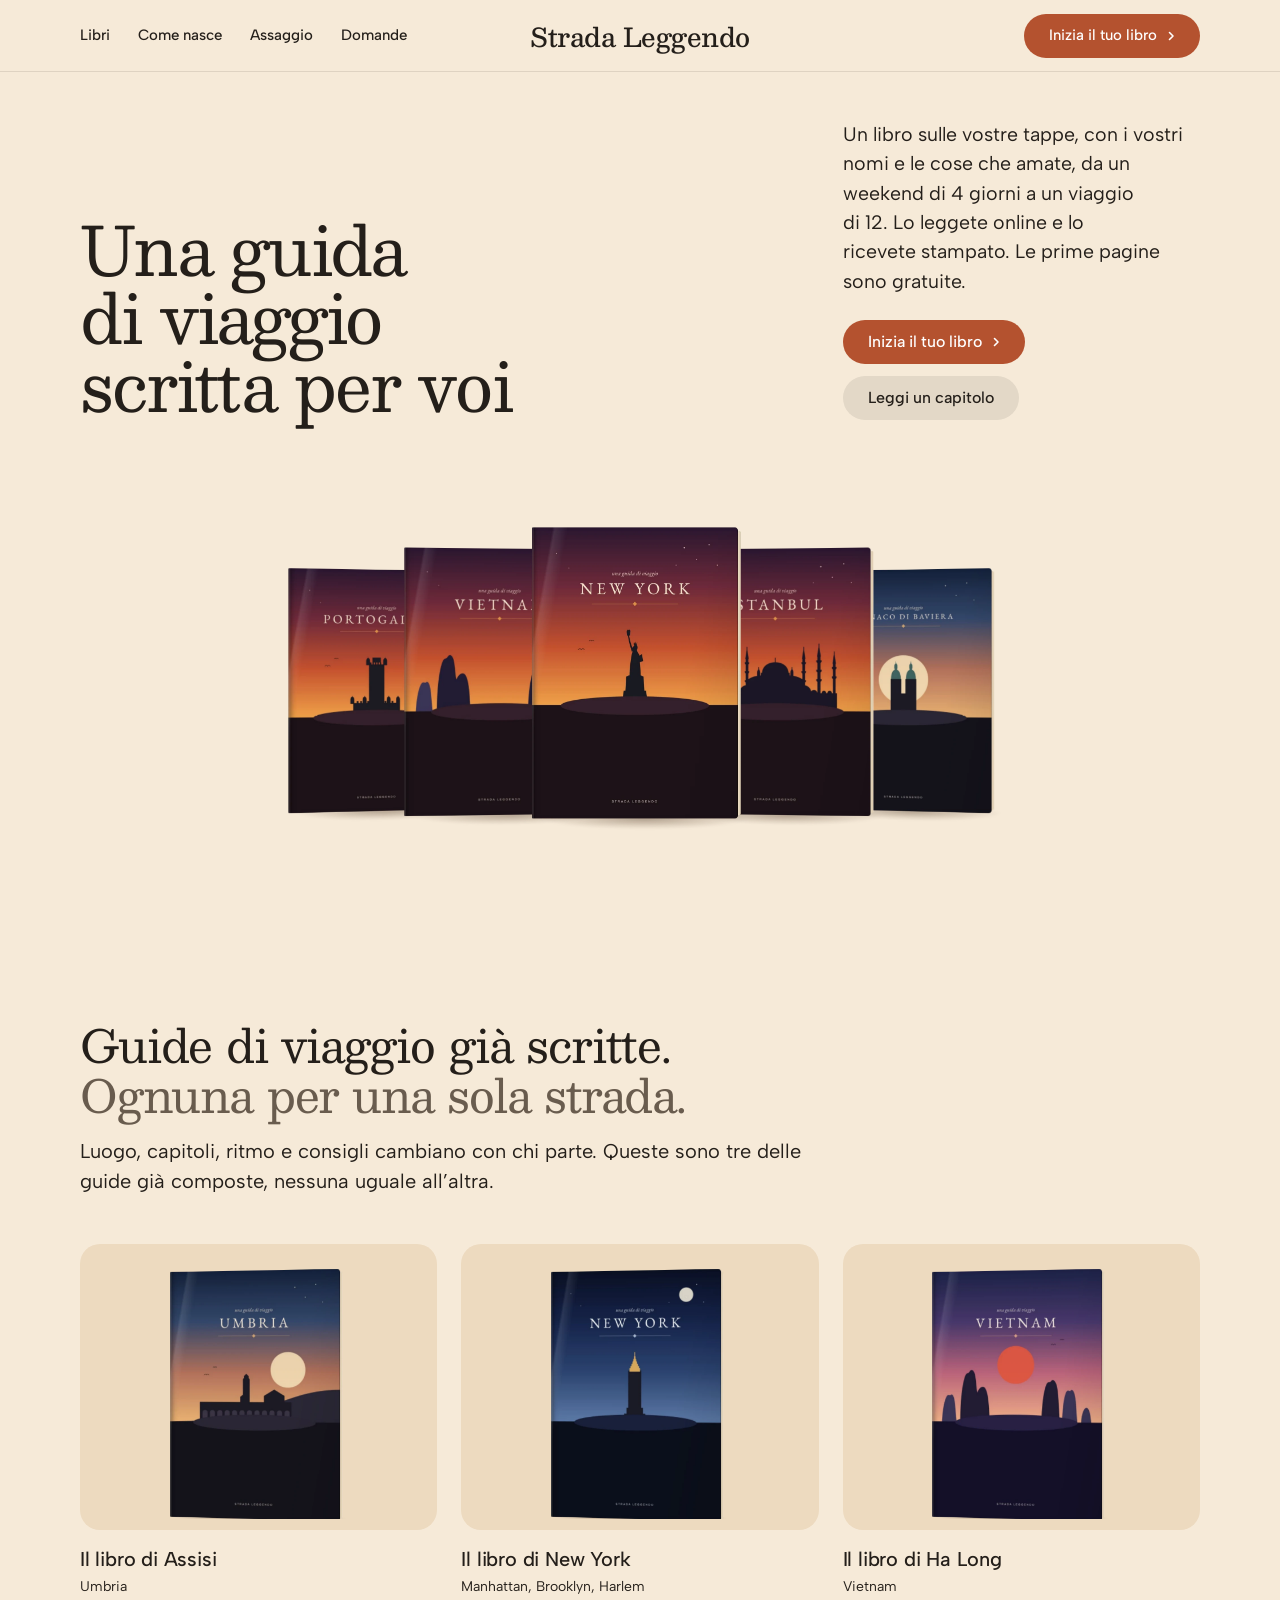
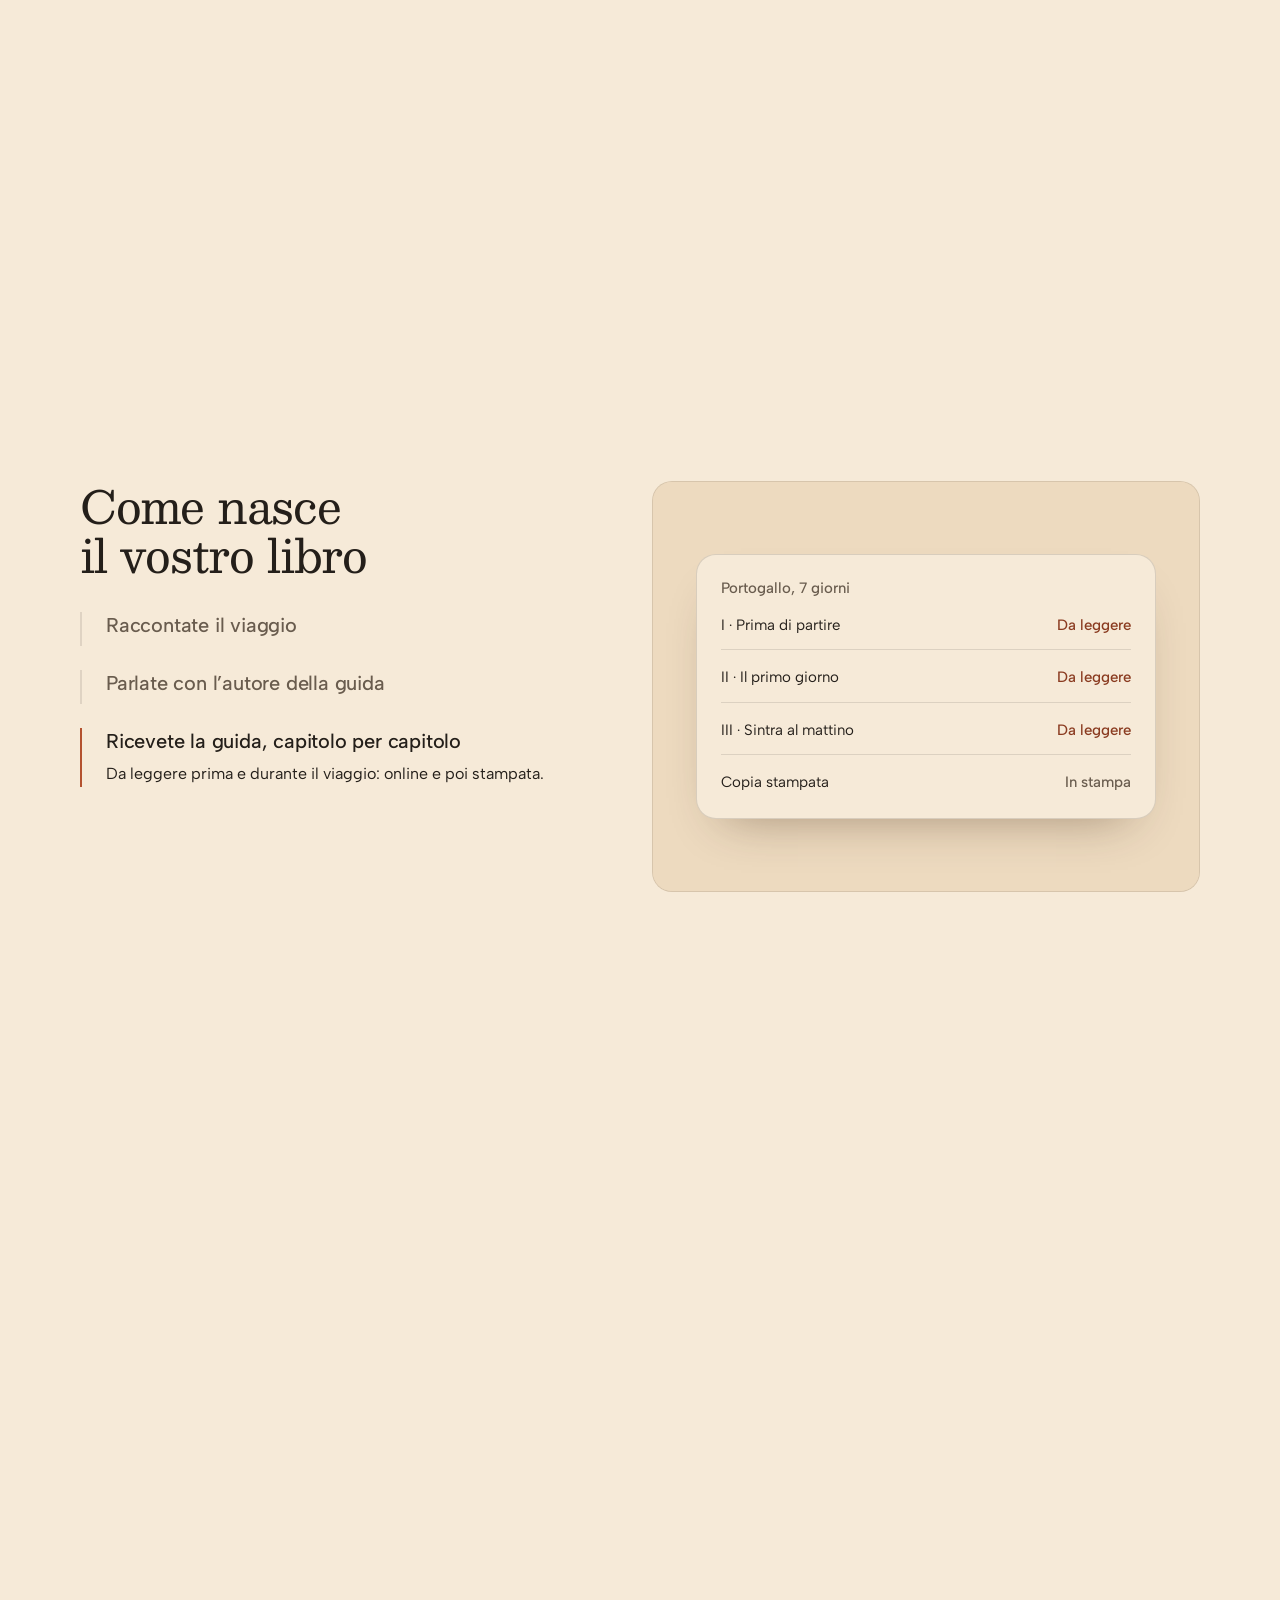
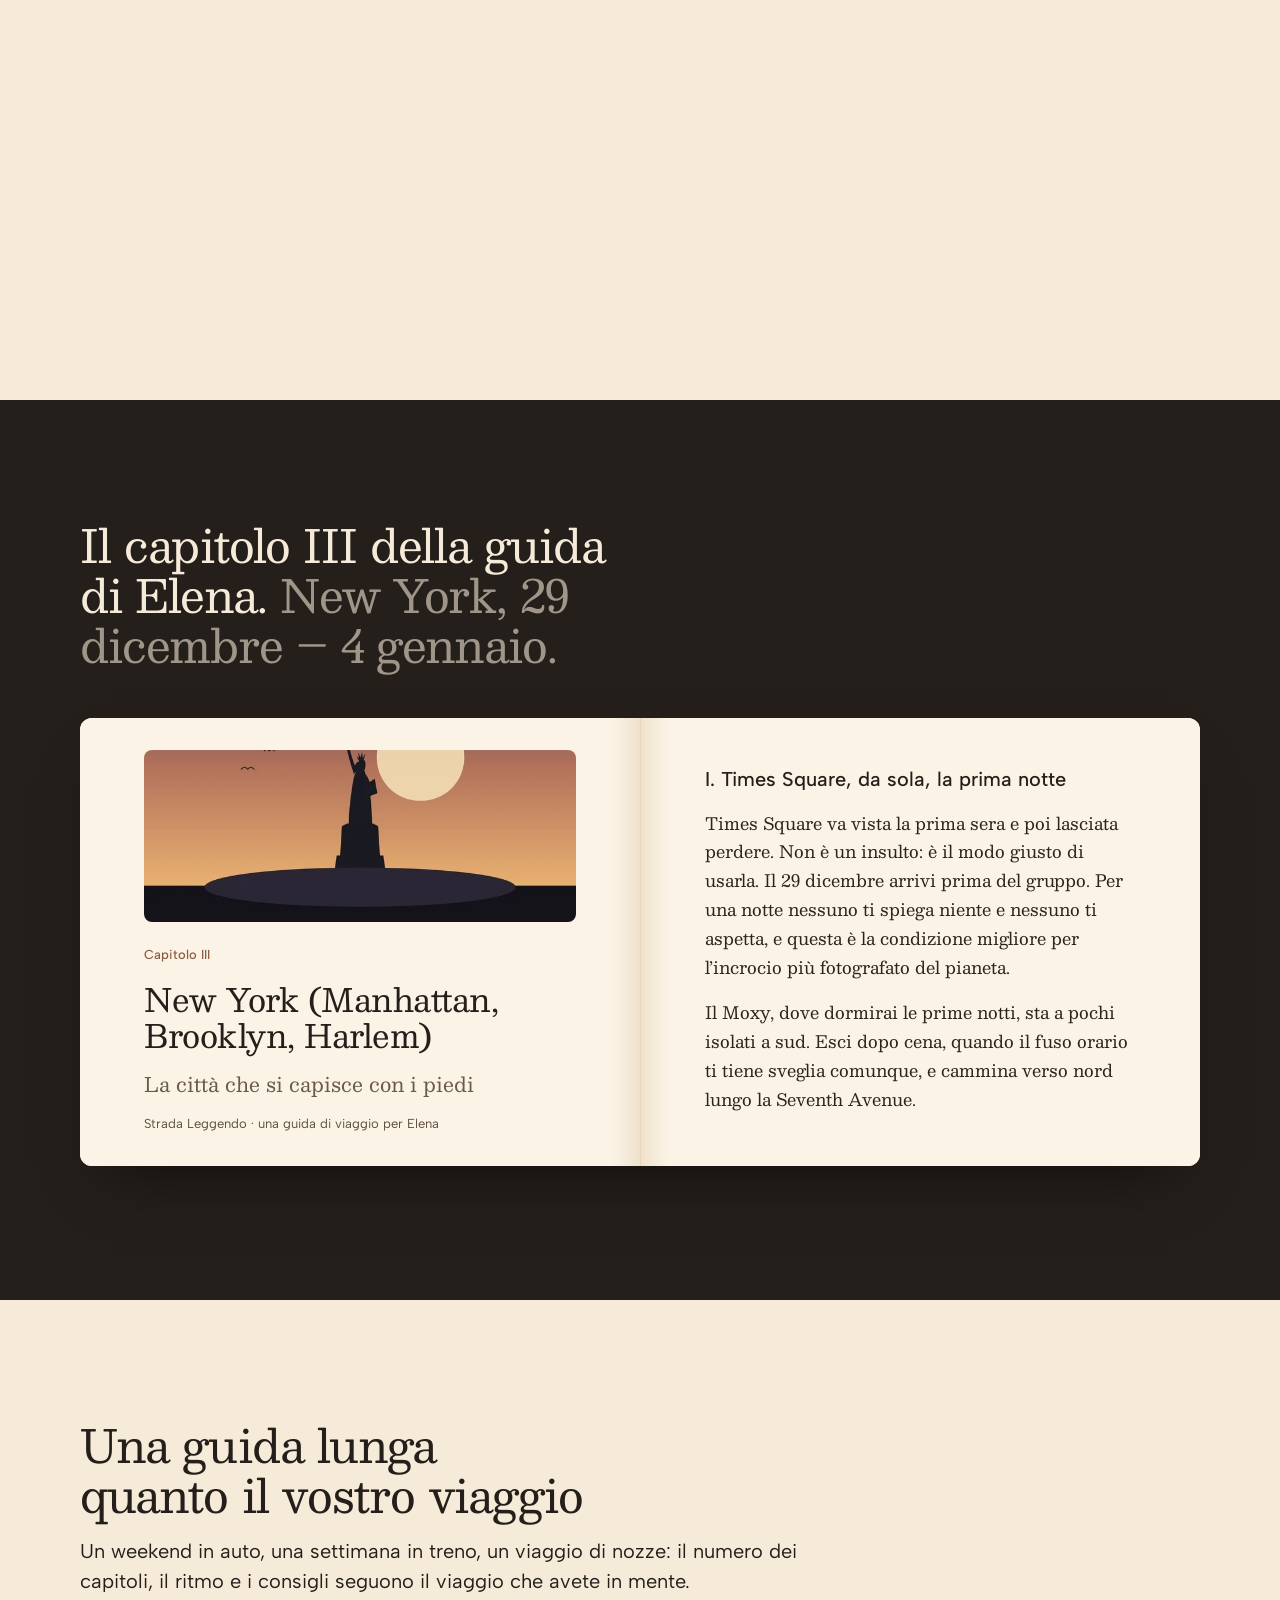
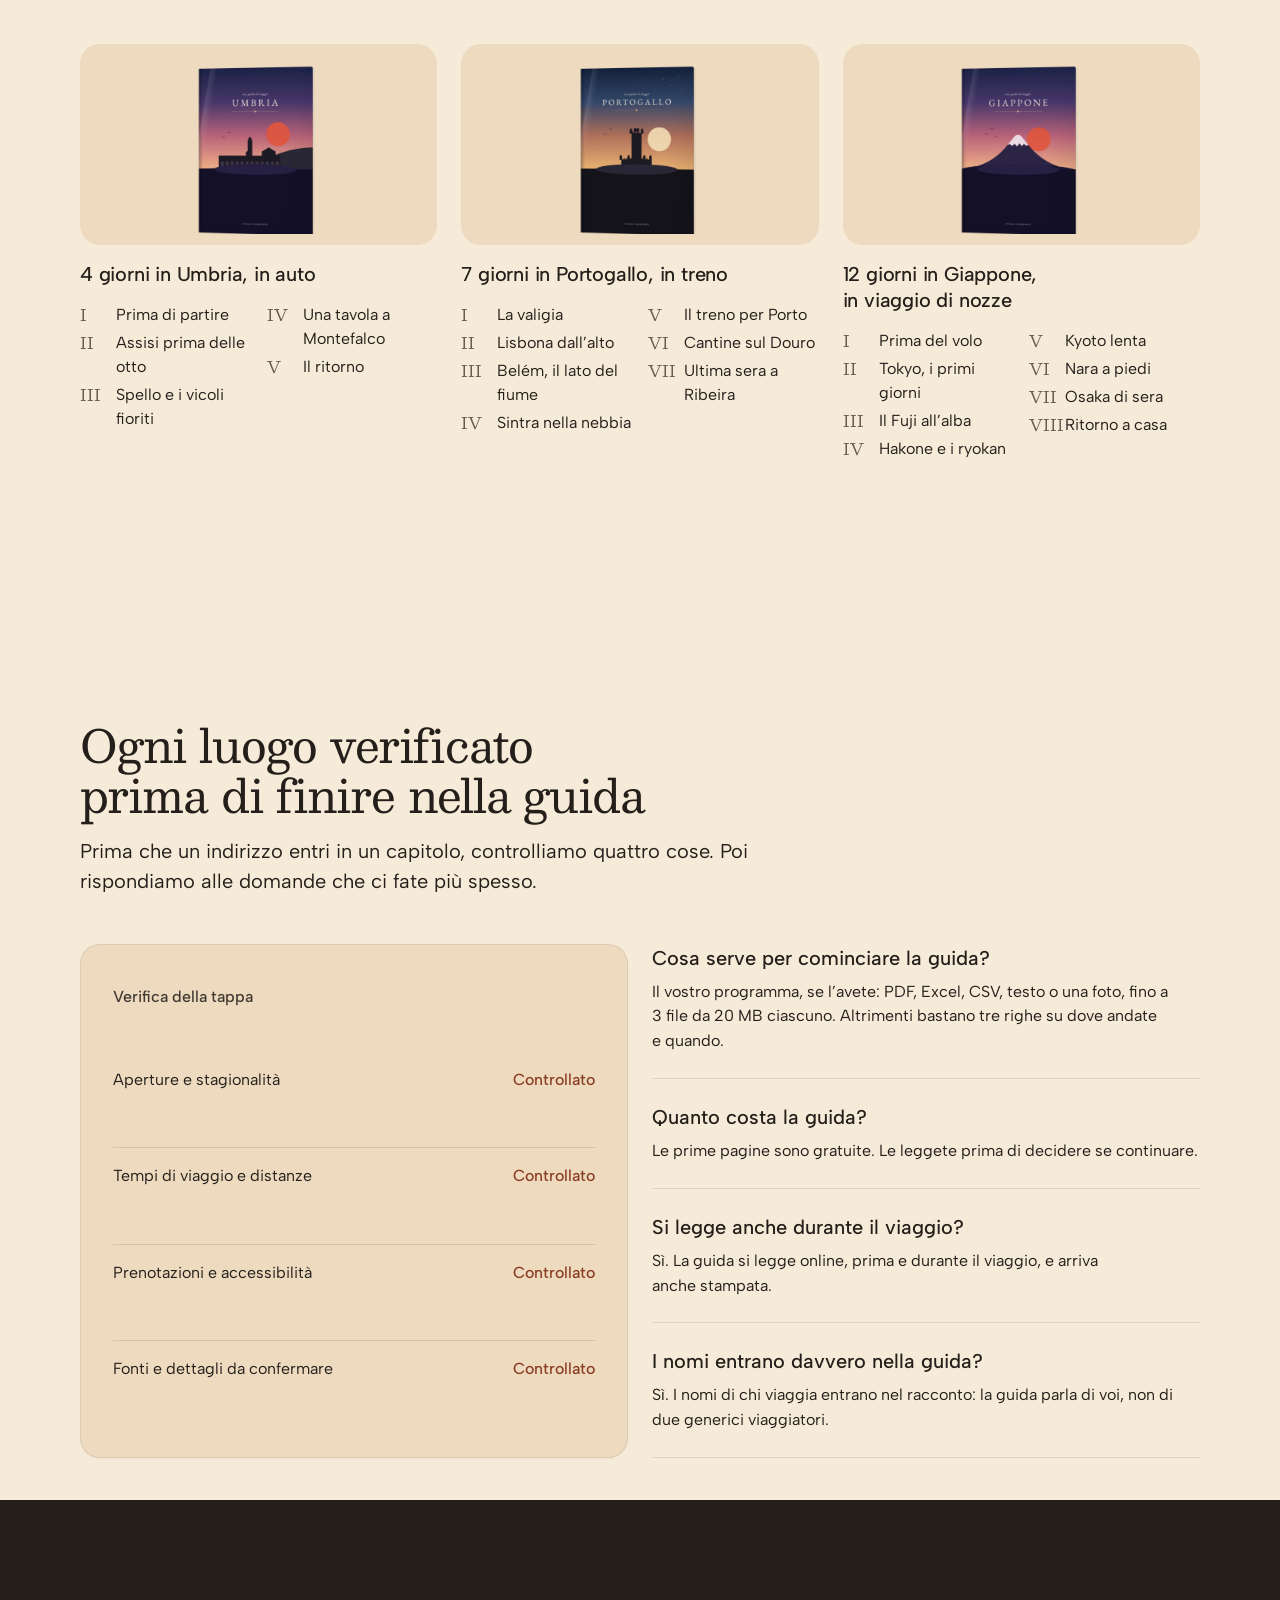
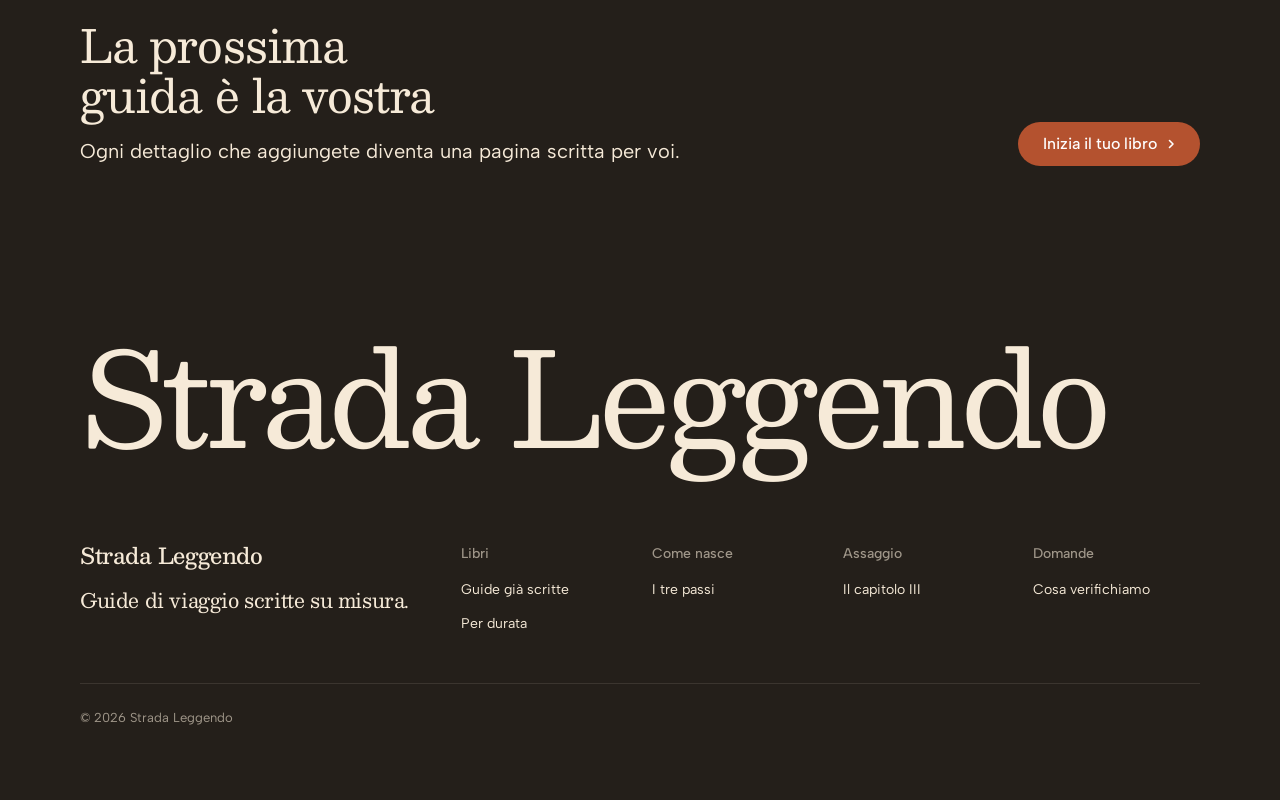
<file: site/index.html>
<!doctype html>
<html lang="it" data-type="product" data-radius="soft" data-buttons="pill" data-motion>
<head>
<meta charset="utf-8">
<meta name="viewport" content="width=device-width, initial-scale=1, viewport-fit=cover">
<title>Strada Leggendo: guide di viaggio scritte su misura per chi parte</title>
<meta name="description" content="Un libro scritto sulle vostre tappe e sui vostri nomi, da leggere online prima di partire e da ricevere stampato. Le prime pagine sono gratuite.">
<meta property="og:type" content="website">
<meta property="og:title" content="Strada Leggendo: guide di viaggio scritte su misura per chi parte">
<meta property="og:description" content="Il libro del vostro viaggio, capitolo per capitolo, online e stampato.">
<meta property="og:image" content="share.jpg">
<meta name="twitter:card" content="summary_large_image">
<link rel="icon" href="favicon.png" type="image/png">
<meta name="theme-color" content="#f6ead8">
<!-- <link rel="canonical" href="https://stradaleggendo.com/"> -->
<meta name="site-kind" content="other">
<meta name="page-type" content="product">
<link rel="preconnect" href="https://fonts.googleapis.com">
<link rel="preconnect" href="https://fonts.gstatic.com" crossorigin>
<link href="https://fonts.googleapis.com/css2?family=Besley:wght@400..700&family=Albert+Sans:wght@400..600&display=swap" rel="stylesheet">
<link rel="stylesheet" href="assets/system.css">
<link rel="stylesheet" href="assets/ui/cards.css">
<link rel="stylesheet" href="assets/motion/motion.css">
<link rel="stylesheet" href="assets/layout/layout.css">
<link rel="stylesheet" href="assets/icons/icon.css">
<style>
:root {
  --p-bg: #f6ead8; --p-surface: #eddabf; --p-ink: #241f1a; --p-muted: #695c4e;
  --p-accent: #b4522f; --p-accent-ink: #ffffff; --p-action: #b4522f; --p-action-ink: #ffffff;
  --p-inv-bg: #241f1a; --p-inv-surface: #302b25; --p-inv-ink: #f6ead8; --p-inv-muted: #9f9689;
  --p-inv-accent: #b4522f; --p-inv-accent-ink: #ffffff; --p-inv-action: #b4522f; --p-inv-action-ink: #ffffff;
  --font-display: "Besley", Georgia, serif;
  --font-text: "Albert Sans", system-ui, sans-serif;
  --display-weight: 400;
  --display-tracking: -0.02em;
  --display-tracking-xl: -0.026em;
}
</style>
<script>document.documentElement.classList.add('m-enter');setTimeout(()=>document.documentElement.classList.add('m-enter-done'),700)</script>
<script>document.documentElement.classList.add('mo-js');setTimeout(()=>document.documentElement.classList.add('mo-safe'),2500)</script>
<link rel="modulepreload" href="assets/moments/moments.js">
<link rel="modulepreload" href="assets/moments/lib.js">
<link rel="modulepreload" href="assets/moments/pinned-chapters/moment.js">
<!-- page CSS: only inside a visual (the books on their tiles, the open book, the step windows) -->
<style>
  /* the books stand on the warm surface of their tile, whole */
  #libri .tile__media { --tile-ratio: 5 / 4; }
  #viaggi .tile__media { --tile-ratio: 16 / 9; }
  #libri .tile__media > img, #viaggi .tile__media > img { width: 100%; height: 100%; object-fit: contain; padding: 5% 0 3%; }
  #viaggi .tile ol { columns: 2; column-gap: var(--s-4); font-size: var(--t-body); line-height: 1.5; }
  #viaggi .tile ol li { display: grid; grid-template-columns: 2.25em 1fr; break-inside: avoid; padding-bottom: var(--s-1); }
  #viaggi .tile ol li > span { font-family: var(--font-display); color: var(--muted); }
  /* the name across the .wrap, hand-set per width so "Strada Leggendo" runs line to line */
  .closing .close__word { font-size: clamp(28px, 10.2vw, 148px); line-height: 1.3; white-space: nowrap; letter-spacing: -0.035em; overflow: visible; }
  /* the tablet and the phone: the three books stay three-up; the trips take a row each, the book beside nothing */
  @media (min-width: 640px) and (max-width: 1023px) { #libri .grid > .tile.span-4 { grid-column: auto / span 4; } #libri .tile__media { --tile-ratio: 3 / 4; } #viaggi .tile ol { columns: 1; } #domande .faq__item--more { display: none; } #domande .grid > .span-6 { grid-column: span 6; } #domande .grid > .start-7 { grid-column: 7 / span 6; } }
  @media (max-width: 639px) { #viaggi .grid > .tile.span-4 { grid-column: 1 / -1; } #viaggi .tile__media { --tile-ratio: 2 / 1; } }
  @media (min-width: 640px) and (max-width: 1023px) { #viaggi .grid > .tile.span-4 { grid-column: auto / span 4; } }
  @media (max-width: 639px) { #libri .grid > .tile.span-4 { grid-column: auto / span 6; } #libri .grid > .tile:nth-child(3) { display: none; } #libri .tile__media { --tile-ratio: 3 / 4; } }
  /* the steps at rest (tablet, phone): each window as tall as it is, never cut; the section two screens there */
  [data-moment="pinned-chapters"]:not(.is-live) .mo-pc__visual--lit { aspect-ratio: auto !important; }
  @media (max-width: 639px), (min-width: 640px) and (max-width: 1023px) and (max-height: 1100px) { #come:not(.is-live) { min-height: 200svh; } }
  @media (min-width: 640px) and (max-width: 1023px) and (min-height: 1101px) { #come .win__title { display: none; } }
  @media (max-width: 639px) { #come .win__title, #come .win__field:last-child, #come .win__msg:last-child, #come .win__row:nth-of-type(3) { display: none; } }

  /* the open book: two cream pages on the dark band, the chapter as live text */
  .spread-fig { margin: 0; }
  .spread { display: grid; grid-template-columns: 1fr 1fr; border-radius: var(--r-md); overflow: hidden;
    background: #fbf3e6; color: #2b241d; box-shadow: 0 30px 60px -30px rgb(0 0 0 / .6); }
  .spread__page { padding: var(--s-6) var(--s-8); display: flex; flex-direction: column; gap: var(--s-4); background-color: #fbf3e6; }
  .spread__page + .spread__page { border-left: 1px solid #e6d6bd; background: linear-gradient(90deg, #efe2cc 0, #fbf3e6 28px); }
  .spread__page:first-child { background: linear-gradient(270deg, #efe2cc 0, #fbf3e6 28px); }
  .spread__art { margin: 0 0 var(--s-2); border-radius: var(--r-sm); overflow: hidden; aspect-ratio: 5 / 2; }
  .spread__art > img { width: 100%; height: 100%; object-fit: cover; }
  .spread .t-label { color: #8a5a3c; }
  .spread__title { font: var(--display-weight) 32px/1.15 var(--font-display); letter-spacing: -0.015em; color: #241f1a; }
  .spread__sub { font: 400 20px/1.4 var(--font-display); color: #6b5a48; }
  .spread__head { font: 500 var(--t-lead)/1.35 var(--font-text); color: #241f1a; margin-top: var(--s-4); }
  .spread__page > p:not([class]) { font: 400 17px/1.7 var(--font-display); color: #2b241d; max-width: 52ch; }
  .spread__folio { margin-top: auto; font-size: var(--t-label); color: #5e4f40; }
  @media (min-width: 640px) and (max-width: 1023px) { .spread__folio { display: none; } .spread__page { padding: var(--s-6); } }
  @media (min-width: 640px) and (max-width: 1023px) and (max-height: 1100px) { .spread__page + .spread__page p:last-of-type { display: none; } }
  @media (max-width: 639px) { .spread { grid-template-columns: 1fr; } .spread__page + .spread__page { border-left: 0; border-top: 1px solid #e6d6bd; } .spread__folio { display: none; } }
  @media (max-width: 639px) { .spread__page { padding: var(--s-5); } .spread__art { aspect-ratio: 4 / 3; } }

  /* the three windows of "Come nasce": the brief, the talk with the author, the book arriving */
  .win { width: min(100%, 460px); background: var(--p-bg); color: var(--p-ink); border: 1px solid color-mix(in oklab, var(--p-ink) 14%, transparent);
    border-radius: var(--r-lg); box-shadow: 0 24px 48px -28px rgb(60 35 15 / .45); padding: var(--s-5); display: grid; gap: var(--s-4); font-size: 15px; }
  .win__title { font: 500 15px/1.3 var(--font-text); color: var(--p-muted); }
  .win__field { display: grid; gap: 6px; }
  .win__label { font-size: 13px; font-weight: 500; color: var(--p-muted); }
  .win__value { display: flex; flex-wrap: wrap; gap: 6px; }
  .win__chip { padding: 4px 12px; border-radius: 999px; background: var(--p-surface); font-size: 14px; }
  .win__text { padding: 10px 12px; border-radius: var(--r-sm); border: 1px solid color-mix(in oklab, var(--p-ink) 14%, transparent); line-height: 1.5; }
  .win__msg { max-width: 86%; padding: 10px 14px; border-radius: 16px; line-height: 1.45; }
  .win__msg--a { background: var(--p-surface); border-bottom-left-radius: 4px; }
  .win__msg--me { justify-self: end; background: var(--p-accent); color: #fff; border-bottom-right-radius: 4px; }
  .win__row { display: flex; justify-content: space-between; gap: var(--s-4); padding-bottom: var(--s-3); border-bottom: 1px solid color-mix(in oklab, var(--p-ink) 12%, transparent); }
  .win__row:last-child { border-bottom: 0; padding-bottom: 0; }
  .win__state { color: #8a3b20; font-weight: 500; white-space: nowrap; }
  .win__state--wait { color: var(--p-muted); }
  .mo-pc__visual--lit { background: var(--p-surface) !important; }
  .win--check { display: grid; gap: var(--s-4); }
</style>
</head>
<body>
<!-- type: product (site-kind other): libri di viaggio personalizzati, letti online e stampati
     deal: hero product (the client's covers as cut-outs, a row of five books), nav nav-split, close close-word,
       footer footer-dark, rhythm dark-band (#assaggio), buttons pill, mark: wordmark (the client's own name, no dealt mark)
     palette: the client's own colours through start.mjs brand (avorio #f6ead8, inchiostro #241f1a, terracotta #b4522f):
       the first dealt palette (white and signal red) clashed with the client's covers and with the brief, which asks for warmth
     type: besley (Besley / Albert Sans): the first pairing (Mona Sans) clashed with the client's serif wordmark
     moments: pinned-chapters (#come); picture-develops dealt again away: the page has no photograph, only the client's illustrated covers -->
<header class="nav nav--split">
  <div class="wrap nav__bar">
    <a class="skip-link" href="#top">Vai al contenuto</a>
    <nav class="nav__links" aria-label="Principale">
      <div class="nav__item"><a class="nav__link" href="#libri">Libri</a></div>
      <div class="nav__item"><a class="nav__link" href="#come">Come nasce</a></div>
      <div class="nav__item"><a class="nav__link" href="#assaggio">Assaggio</a></div>
      <div class="nav__item"><a class="nav__link" href="#domande">Domande</a></div>
    </nav>
    <a class="nav__logo" href="#top">Strada Leggendo</a>
    <div class="nav__actions">
      <a class="btn btn--primary" href="https://stradaleggendo.com/inizia">Inizia il tuo libro</a>
    </div>
    <button class="nav__toggle" type="button" aria-expanded="false" aria-label="Menu">
      <svg width="18" height="18" viewBox="0 0 18 18" aria-hidden="true"><path d="M2 5h14M2 13h14" stroke="currentColor" stroke-width="1.6" stroke-linecap="round"/></svg>
    </button>
  </div>
</header>

<main id="top">
  <section class="hero hero--product" data-enter aria-labelledby="hero-h">
    <div class="wrap"><div class="hero-text hero__in">
      <div class="hero__head">
        <div>
          <h1 id="hero-h">Una guida di viaggio scritta per voi</h1>
          <p class="hero__lead">Un libro sulle vostre tappe, con i vostri nomi e le cose che amate, da un weekend di 4 giorni a un viaggio di 12. Lo leggete online e lo ricevete stampato. Le prime pagine sono gratuite.</p>
        </div>
        <div class="btn-row"><a class="btn btn--primary" href="https://stradaleggendo.com/inizia">Inizia il tuo libro<svg class="m-arrow" viewBox="0 0 12 12" aria-hidden="true"><path class="m-arrow__stem" d="M1 6h8"/><path class="m-arrow__head" d="M4.5 2.5 8 6l-3.5 3.5"/></svg></a><a class="btn btn--secondary" href="#assaggio">Leggi un capitolo</a></div>
      </div>
      <div class="hero__stage">
        <img class="is-cutout" src="img/libri-fila.webp" width="2560" height="1132" alt="Cinque guide Strada Leggendo in fila, con le copertine al tramonto: Portogallo, Vietnam, New York, Istanbul e Monaco di Baviera" fetchpriority="high" data-source="client" data-subject="the books">
      </div>
    </div></div>
  </section>

  <section class="section" id="libri" aria-labelledby="libri-h">
    <div class="wrap">
      <div class="section-head">
        <h2 id="libri-h">Guide di viaggio già scritte. <span class="muted">Ognuna per una sola strada.</span></h2>
        <p>Luogo, capitoli, ritmo e consigli cambiano con chi parte. Queste sono tre delle guide già composte, nessuna uguale all’altra.</p>
      </div>
      <div class="grid">
        <article class="tile span-4">
          <div class="tile__media"><img src="img/libro-assisi-sera.webp" width="680" height="910" alt="La guida dell’Umbria, con la basilica di Assisi in controluce sotto una luna piena" loading="lazy" data-source="client" data-subject="the book"></div>
          <div class="tile__head"><h3>Il libro di Assisi</h3></div>
          <p class="tile__facts">Umbria</p>
        </article>
        <article class="tile span-4">
          <div class="tile__media"><img src="img/libro-empire-state-notte.webp" width="680" height="910" alt="La guida di New York, con l’Empire State Building nella notte blu" loading="lazy" data-source="client" data-subject="the book"></div>
          <div class="tile__head"><h3>Il libro di New York</h3></div>
          <p class="tile__facts">Manhattan, Brooklyn, Harlem</p>
        </article>
        <article class="tile span-4">
          <div class="tile__media"><img src="img/libro-halong-alba.webp" width="680" height="910" alt="La guida del Vietnam, con i faraglioni della baia di Ha Long e un sole rosso all’alba" loading="lazy" data-source="client" data-subject="the book"></div>
          <div class="tile__head"><h3>Il libro di Ha Long</h3></div>
          <p class="tile__facts">Vietnam</p>
        </article>
      </div>
    </div>
  </section>

  <section class="section" id="come" style="--h: 2" data-moment="pinned-chapters" aria-labelledby="come-h">
    <div class="wrap mo-pc__grid">
      <div class="mo-pc__text">
        <h2 id="come-h">Come nasce il vostro libro</h2>
        <ol class="mo-pc__steps">
          <li class="mo-pc__step">
            <h3>Raccontate il viaggio</h3>
            <p>Tappe, mezzo, ritmo, occasione e le cose che non volete perdere. Avete già un programma? Caricatelo in PDF, Excel, CSV o in foto.</p>
            <figure class="mo-pc__visual mo-pc__visual--lit" role="img" aria-label="La scheda del viaggio: Lisbona, Sintra e Porto, in treno, due persone">
              <div class="win">
                <p class="win__title">Il vostro viaggio</p>
                <div class="win__field"><span class="win__label">Dove andate</span><span class="win__value"><span class="win__chip">Lisbona</span><span class="win__chip">Sintra</span><span class="win__chip">Porto</span></span></div>
                <div class="win__field"><span class="win__label">Mezzo principale</span><span class="win__value"><span class="win__chip">Treno</span></span></div>
                <div class="win__field"><span class="win__label">Quanti siete</span><span class="win__value"><span class="win__chip">2 persone</span></span></div>
                <div class="win__field"><span class="win__label">Raccontatelo a parole vostre</span><span class="win__text">Niente code, una cena lunga a Porto, Sintra presto la mattina.</span></div>
              </div>
            </figure>
          </li>
          <li class="mo-pc__step">
            <h3>Parlate con l’autore della guida</h3>
            <p>Una breve conversazione per capire chi siete e cosa cercate davvero, prima che si scriva una riga.</p>
            <figure class="mo-pc__visual mo-pc__visual--lit" role="img" aria-label="La conversazione con l’autore su come arrivare a Sintra">
              <div class="win">
                <p class="win__title">Il vostro autore</p>
                <p class="win__msg win__msg--a">A Sintra preferite arrivare col primo treno o dormire una notte lì?</p>
                <p class="win__msg win__msg--me">Col primo treno. E torniamo a Lisbona per cena.</p>
                <p class="win__msg win__msg--a">Allora il capitolo comincia alla stazione del Rossio, prima delle otto.</p>
              </div>
            </figure>
          </li>
          <li class="mo-pc__step">
            <h3>Ricevete la guida, capitolo per capitolo</h3>
            <p>Da leggere prima e durante il viaggio: online e poi stampata.</p>
            <figure class="mo-pc__visual mo-pc__visual--lit" role="img" aria-label="I capitoli del libro, pronti da leggere online, e la copia stampata">
              <div class="win">
                <p class="win__title">Portogallo, 7 giorni</p>
                <div class="win__row"><span>I · Prima di partire</span><span class="win__state">Da leggere</span></div>
                <div class="win__row"><span>II · Il primo giorno</span><span class="win__state">Da leggere</span></div>
                <div class="win__row"><span>III · Sintra al mattino</span><span class="win__state">Da leggere</span></div>
                <div class="win__row"><span>Copia stampata</span><span class="win__state win__state--wait">In stampa</span></div>
              </div>
            </figure>
          </li>
        </ol>
      </div>
      <div class="mo-pc__visuals frame"></div>
    </div>
  </section>

  <section class="section ground-inverse" id="assaggio" style="--hm: 2" aria-labelledby="assaggio-h">
    <div class="wrap">
      <div class="section-head">
        <h2 id="assaggio-h">Il capitolo III della guida di Elena. <span class="muted">New York, 29 dicembre – 4 gennaio.</span></h2>
      </div>
      <figure class="spread-fig"><article class="spread" aria-label="Due pagine del capitolo III">
        <div class="spread__page">
          <figure class="spread__art"><img src="img/capitolo-new-york.webp" width="720" height="420" alt="La Statua della Libertà in controluce sotto una luna piena, l’illustrazione che apre il capitolo" loading="lazy" data-source="client" data-subject="the book's illustration"></figure>
          <p class="t-label">Capitolo III</p>
          <p class="spread__title">New York (Manhattan, Brooklyn, Harlem)</p>
          <p class="spread__sub">La città che si capisce con i piedi</p>
          <p class="spread__folio">Strada Leggendo · una guida di viaggio per Elena</p>
        </div>
        <div class="spread__page">
          <p class="spread__head">I. Times Square, da sola, la prima notte</p>
          <p>Times Square va vista la prima sera e poi lasciata perdere. Non è un insulto: è il modo giusto di usarla. Il 29 dicembre arrivi prima del gruppo. Per una notte nessuno ti spiega niente e nessuno ti aspetta, e questa è la condizione migliore per l’incrocio più fotografato del pianeta.</p>
          <p>Il Moxy, dove dormirai le prime notti, sta a pochi isolati a sud. Esci dopo cena, quando il fuso orario ti tiene sveglia comunque, e cammina verso nord lungo la Seventh Avenue.</p>
        </div>
      </article></figure>
    </div>
  </section>

  <section class="section" id="viaggi" style="--hm: 2" aria-labelledby="viaggi-h">
    <div class="wrap">
      <div class="section-head">
        <h2 id="viaggi-h">Una guida lunga quanto il vostro viaggio</h2>
        <p>Un weekend in auto, una settimana in treno, un viaggio di nozze: il numero dei capitoli, il ritmo e i consigli seguono il viaggio che avete in mente.</p>
      </div>
      <div class="grid">
        <article class="tile span-4">
          <div class="tile__media"><img src="img/libro-assisi-alba.webp" width="680" height="910" alt="La guida dell’Umbria all’alba, con un sole rosso sopra Assisi" loading="lazy" data-source="client" data-subject="the book"></div>
          <div class="tile__head"><h3>4 giorni in Umbria, in auto</h3></div>
          <ol aria-label="Capitoli dell’Umbria"><li><span>I</span>Prima di partire</li><li><span>II</span>Assisi prima delle otto</li><li><span>III</span>Spello e i vicoli fioriti</li><li><span>IV</span>Una tavola a Montefalco</li><li><span>V</span>Il ritorno</li></ol>
        </article>
        <article class="tile span-4">
          <div class="tile__media"><img src="img/libro-belem-sera.webp" width="680" height="910" alt="La guida del Portogallo, con la torre di Belém e la luna sul fiume" loading="lazy" data-source="client" data-subject="the book"></div>
          <div class="tile__head"><h3>7 giorni in Portogallo, in treno</h3></div>
          <ol aria-label="Capitoli del Portogallo"><li><span>I</span>La valigia</li><li><span>II</span>Lisbona dall’alto</li><li><span>III</span>Belém, il lato del fiume</li><li><span>IV</span>Sintra nella nebbia</li><li><span>V</span>Il treno per Porto</li><li><span>VI</span>Cantine sul Douro</li><li><span>VII</span>Ultima sera a Ribeira</li></ol>
        </article>
        <article class="tile span-4">
          <div class="tile__media"><img src="img/libro-fuji-alba.webp" width="680" height="910" alt="La guida del Giappone, con il monte Fuji innevato e il sole rosso all’alba" loading="lazy" data-source="client" data-subject="the book"></div>
          <div class="tile__head"><h3>12 giorni in Giappone, in viaggio di nozze</h3></div>
          <ol aria-label="Capitoli del Giappone"><li><span>I</span>Prima del volo</li><li><span>II</span>Tokyo, i primi giorni</li><li><span>III</span>Il Fuji all’alba</li><li><span>IV</span>Hakone e i ryokan</li><li><span>V</span>Kyoto lenta</li><li><span>VI</span>Nara a piedi</li><li><span>VII</span>Osaka di sera</li><li><span>VIII</span>Ritorno a casa</li></ol>
        </article>
      </div>
    </div>
  </section>

  <section class="section" id="domande" style="--hm: 2" aria-labelledby="domande-h">
    <div class="wrap">
      <div class="section-head">
          <h2 id="domande-h">Ogni luogo verificato prima di finire nella guida</h2>
          <p>Prima che un indirizzo entri in un capitolo, controlliamo quattro cose. Poi rispondiamo alle domande che ci fate più spesso.</p>
        </div>
      <div class="grid grid--top">
        <div class="card win--check span-6" role="img" aria-label="La scheda di verifica di una tappa: aperture, tempi, prenotazioni e fonti, tutte controllate">
          <p class="win__title">Verifica della tappa</p>
          <div class="win__row"><span>Aperture e stagionalità</span><span class="win__state">Controllato</span></div>
          <div class="win__row"><span>Tempi di viaggio e distanze</span><span class="win__state">Controllato</span></div>
          <div class="win__row"><span>Prenotazioni e accessibilità</span><span class="win__state">Controllato</span></div>
          <div class="win__row"><span>Fonti e dettagli da confermare</span><span class="win__state">Controllato</span></div>
        </div>
      <div class="faq span-6 start-7">
        <div class="faq__item"><h3>Cosa serve per cominciare la guida?</h3><p>Il vostro programma, se l’avete: PDF, Excel, CSV, testo o una foto, fino a 3 file da 20 MB ciascuno. Altrimenti bastano tre righe su dove andate e quando.</p></div>
        <div class="faq__item"><h3>Quanto costa la guida?</h3><p>Le prime pagine sono gratuite. Le leggete prima di decidere se continuare.</p></div>
        <div class="faq__item faq__item--more"><h3>Si legge anche durante il viaggio?</h3><p>Sì. La guida si legge online, prima e durante il viaggio, e arriva anche stampata.</p></div>
        <div class="faq__item"><h3>I nomi entrano davvero nella guida?</h3><p>Sì. I nomi di chi viaggia entrano nel racconto: la guida parla di voi, non di due generici viaggiatori.</p></div>
      </div>
    </div>
    </div>
  </section>
</main>

<footer class="footer closing footer--dark ground-inverse g2m" id="contact" aria-labelledby="close-h">
  <div class="wrap">
    <div class="closing__cta close--word">
      <div class="section-head--split">
        <div><h2 id="close-h">La prossima guida è la vostra</h2><p class="t-lead">Ogni dettaglio che aggiungete diventa una pagina scritta per voi.</p></div>
        <a class="btn btn--primary" href="https://stradaleggendo.com/inizia">Inizia il tuo libro<svg class="m-arrow" viewBox="0 0 12 12" aria-hidden="true"><path class="m-arrow__stem" d="M1 6h8"/><path class="m-arrow__head" d="M4.5 2.5 8 6l-3.5 3.5"/></svg></a>
      </div>
      <p class="close__word" aria-hidden="true">Strada Leggendo</p>
    </div>
    <div class="closing__links">
      <div class="grid">
        <div class="span-4 stack-4">
          <a class="nav__logo" href="#top">Strada Leggendo</a>
          <p class="footer__lede">Guide di viaggio scritte su misura.</p>
        </div>
        <div class="span-2 start-5 footer__col"><h3>Libri</h3><ul><li><a href="#libri">Guide già scritte</a></li><li><a href="#viaggi">Per durata</a></li></ul></div>
        <div class="span-2 footer__col"><h3>Come nasce</h3><ul><li><a href="#come">I tre passi</a></li></ul></div>
        <div class="span-2 footer__col"><h3>Assaggio</h3><ul><li><a href="#assaggio">Il capitolo III</a></li></ul></div>
        <div class="span-2 footer__col"><h3>Domande</h3><ul><li><a href="#domande">Cosa verifichiamo</a></li></ul></div>
      </div>
      <div class="footer__legal">
        <span>&copy; 2026 Strada Leggendo</span>
        <div class="socials"></div>
      </div>
    </div>
  </div>
</footer>

<nav class="actionbar" aria-label="Azioni rapide">
  <a class="btn btn--primary" href="https://stradaleggendo.com/inizia">Inizia il tuo libro</a>
</nav>

<script type="module" src="assets/system.js"></script>
<script type="module" src="assets/motion/motion.js"></script>
<script type="module" src="assets/layout/layout.js"></script>
</body>
</html>
</file>
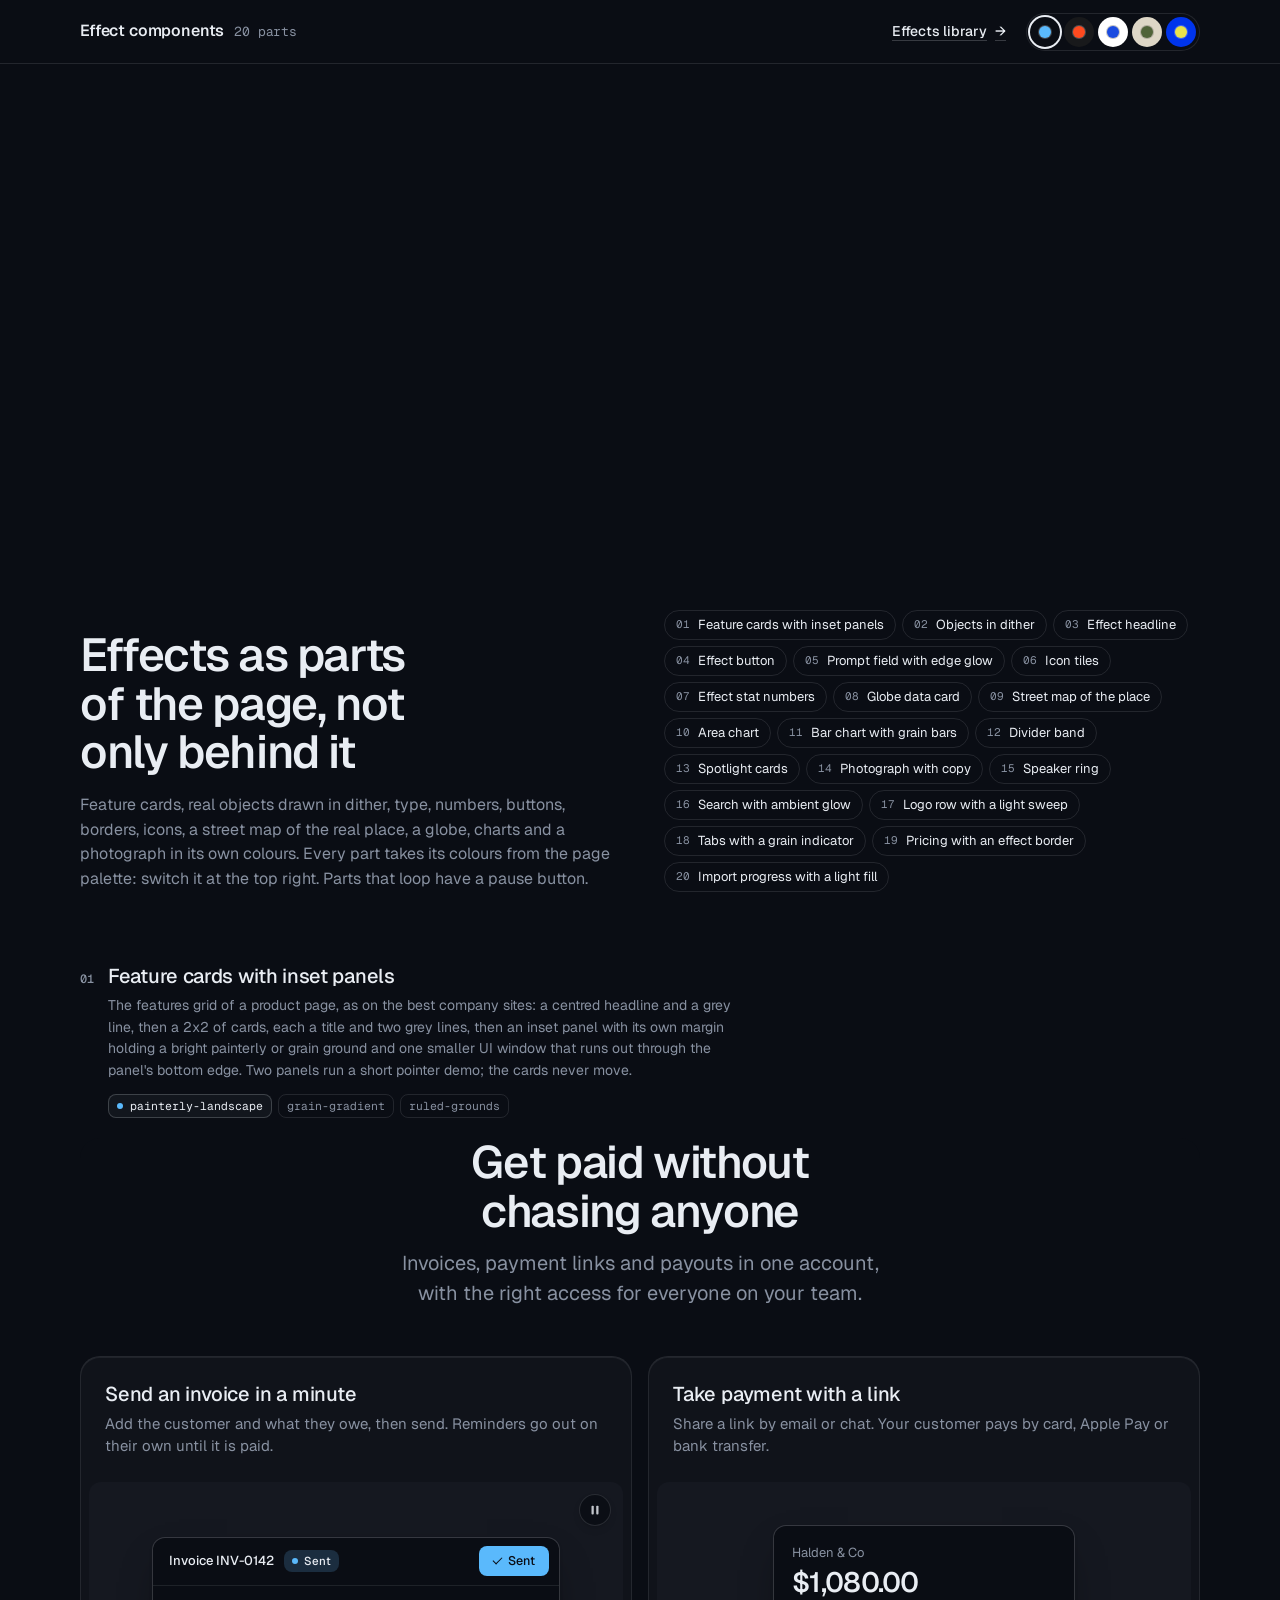
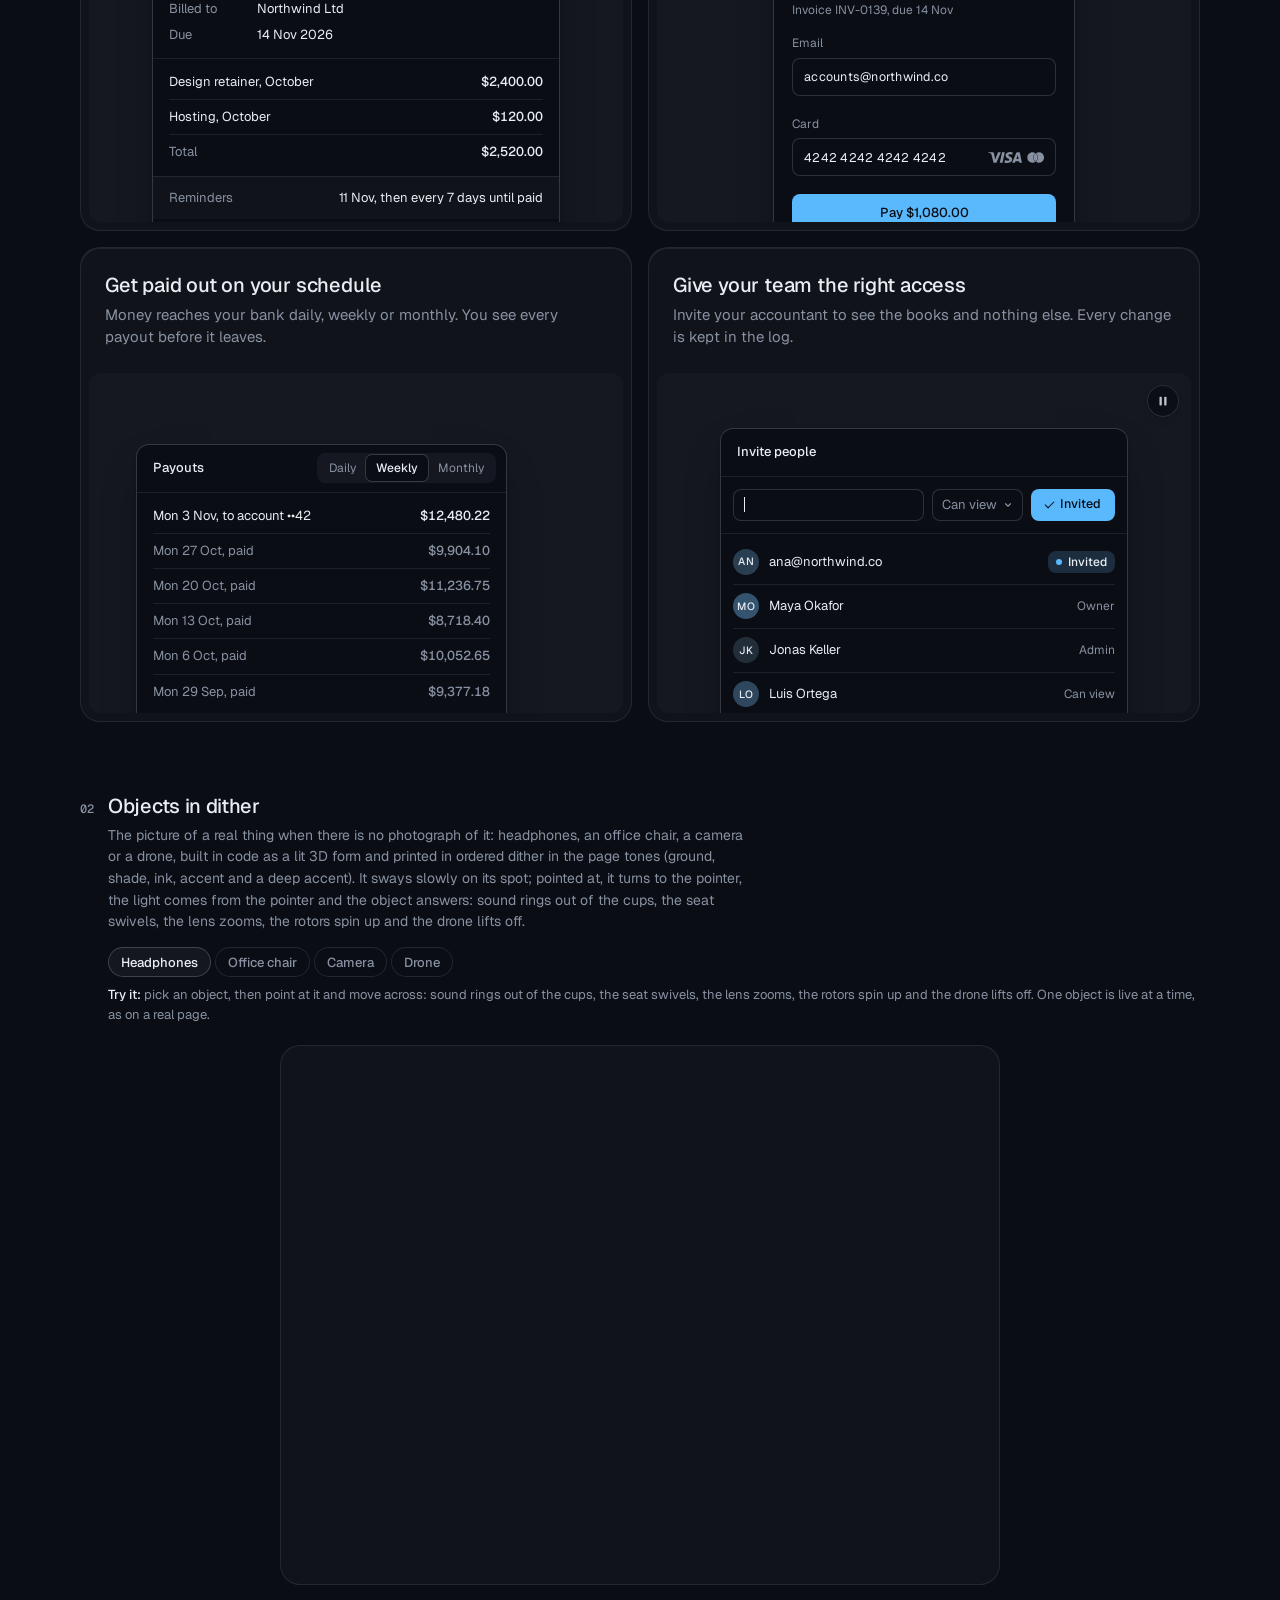
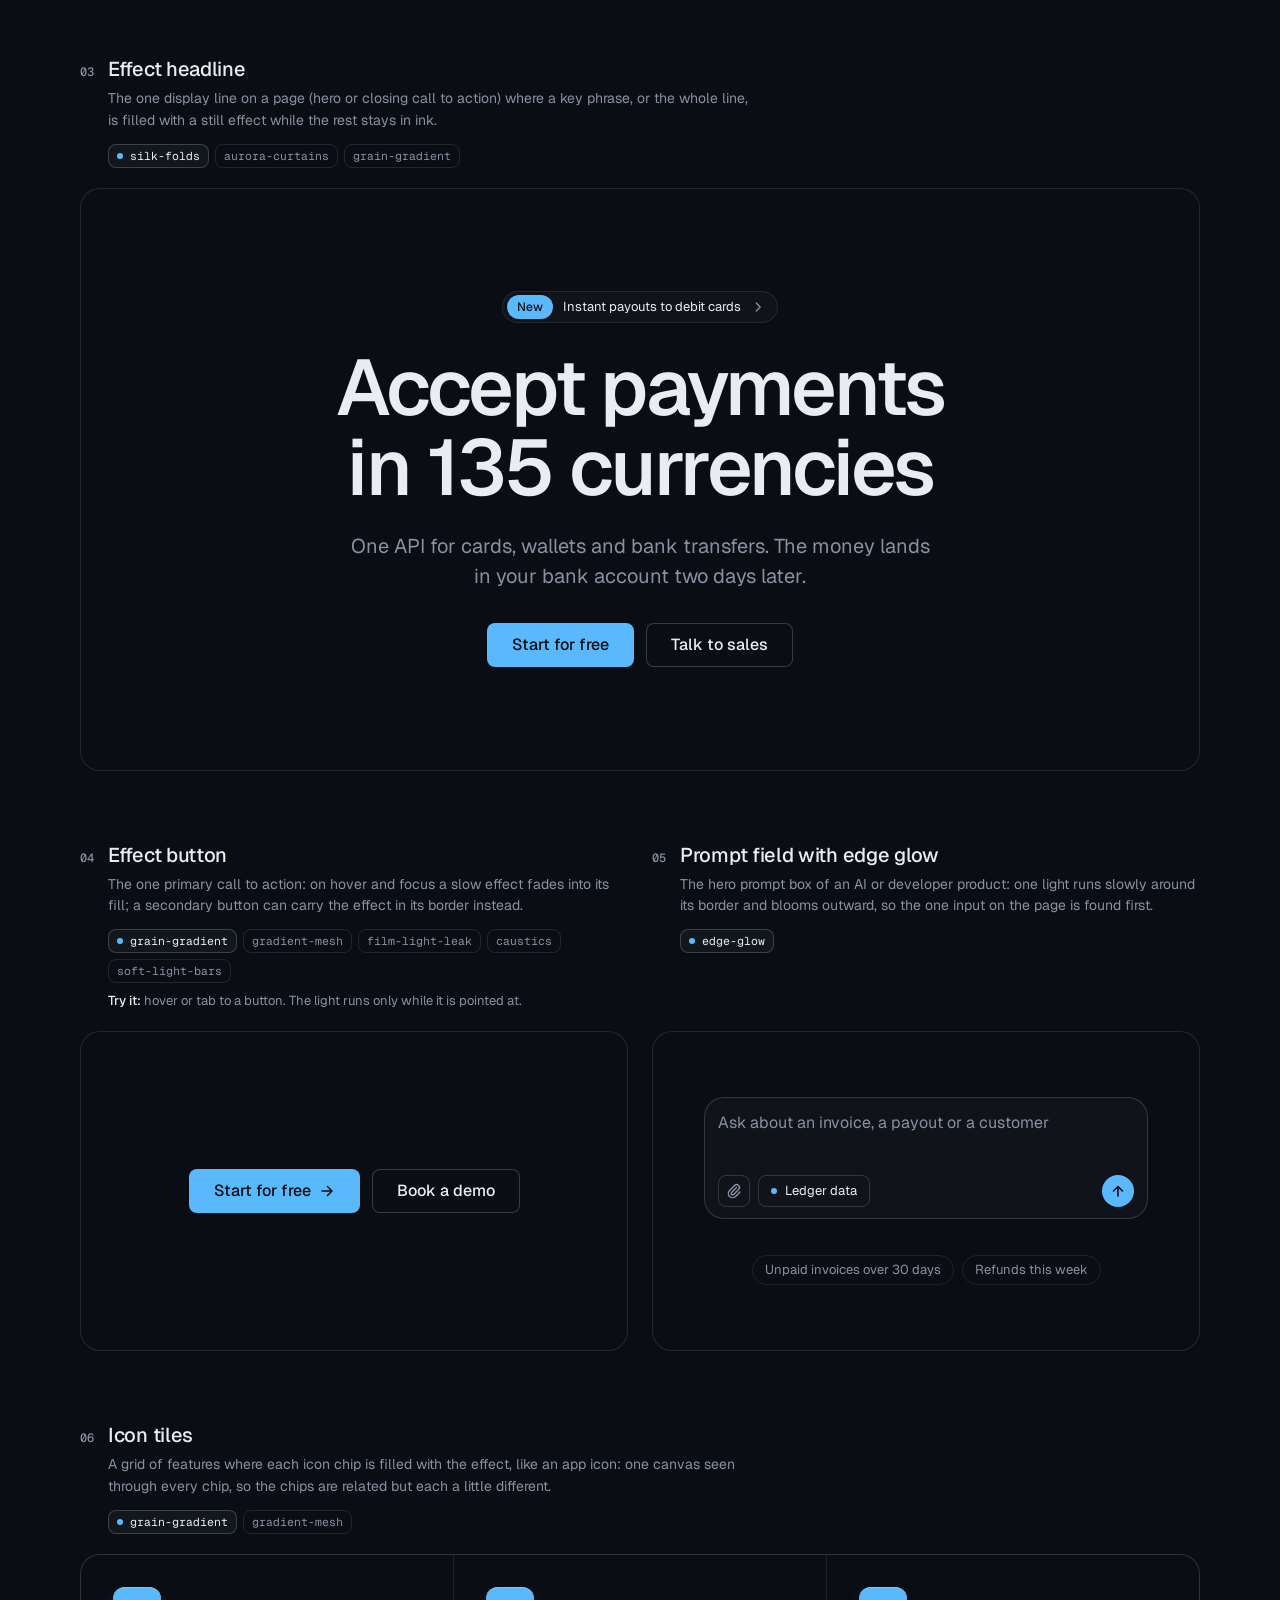
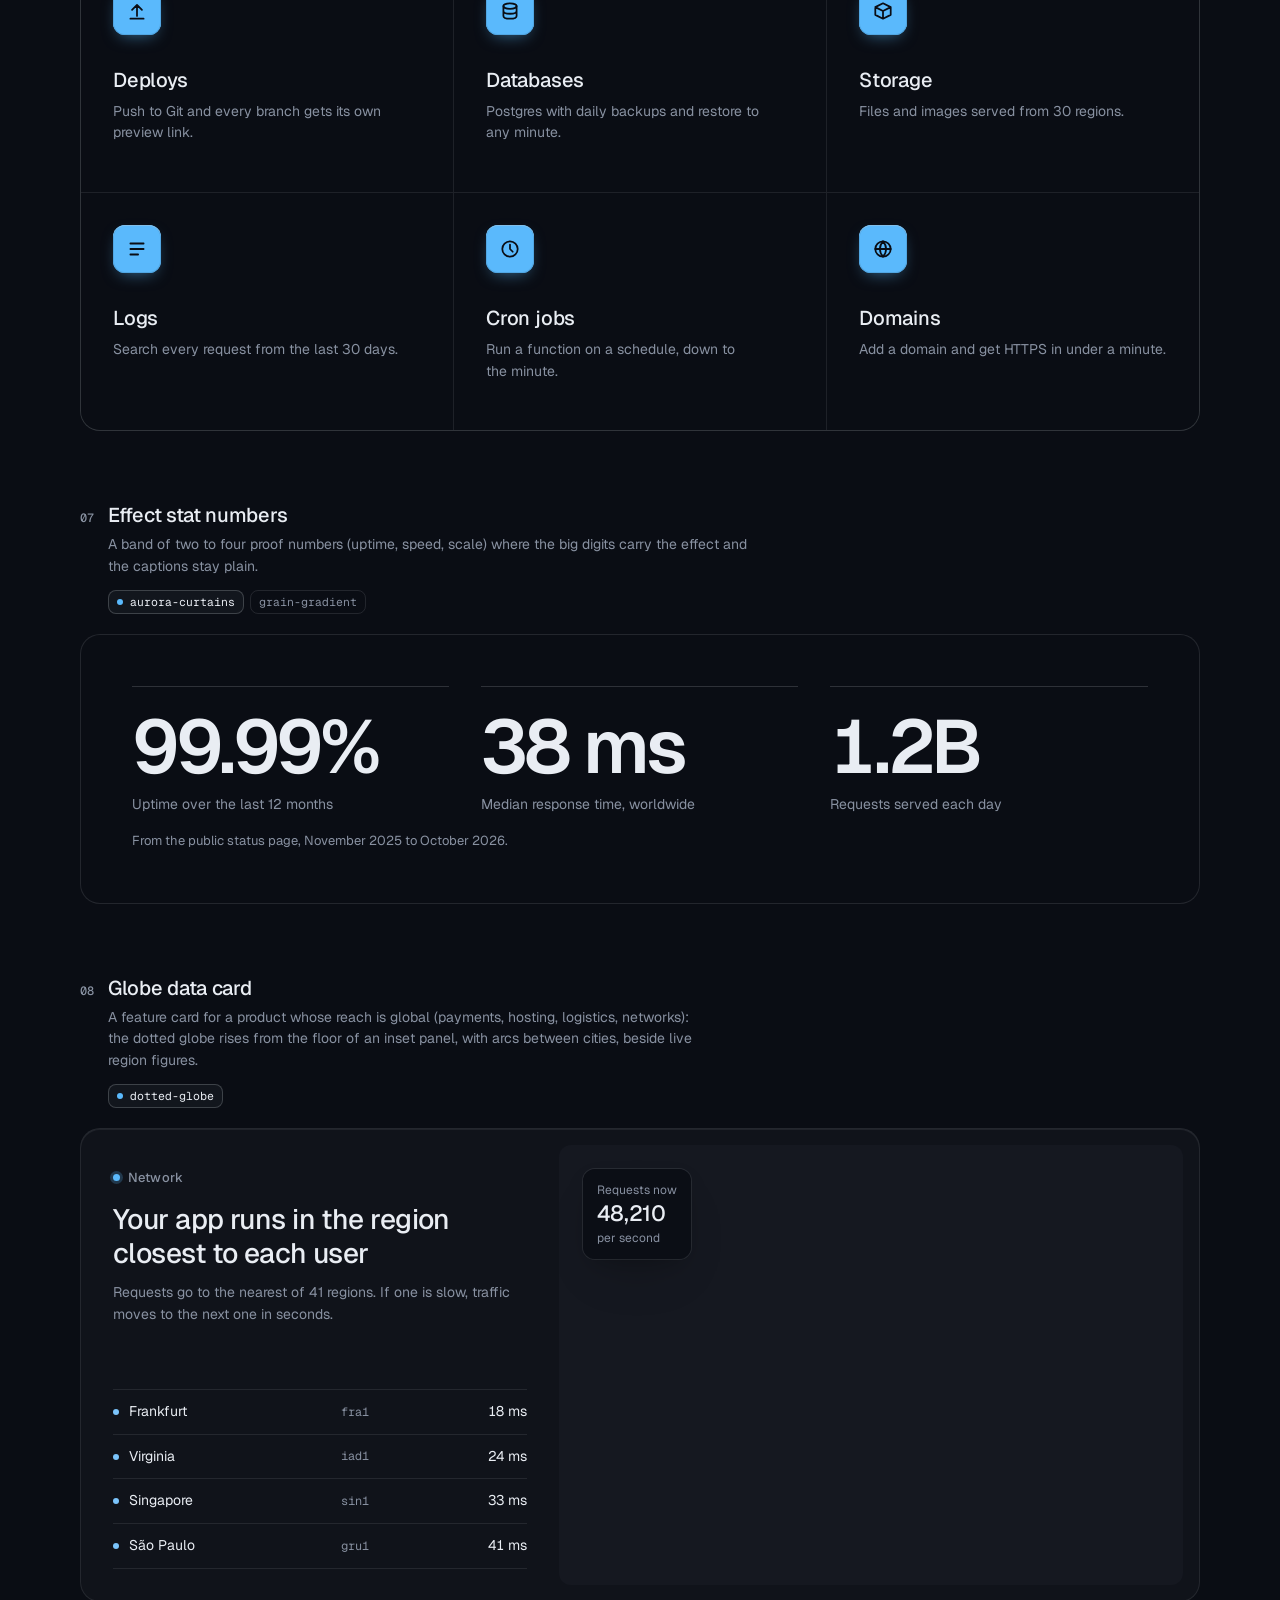
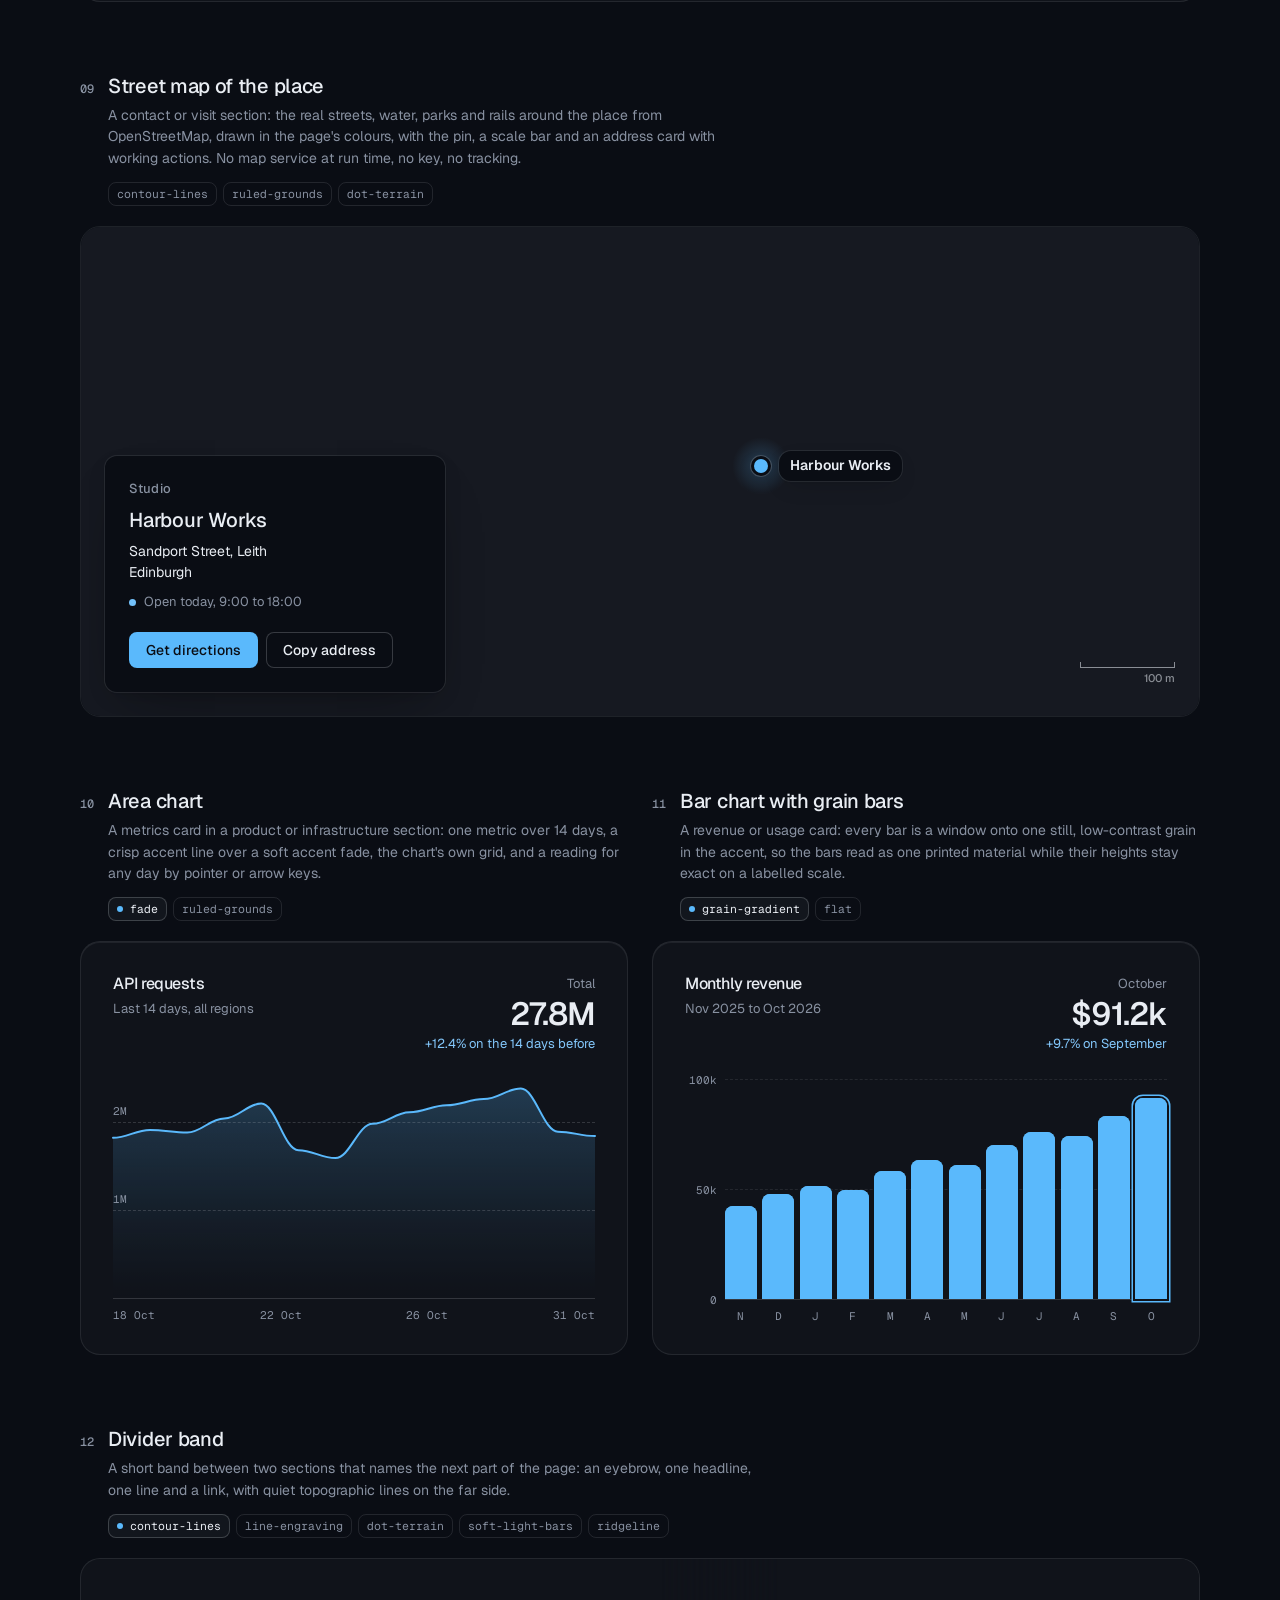
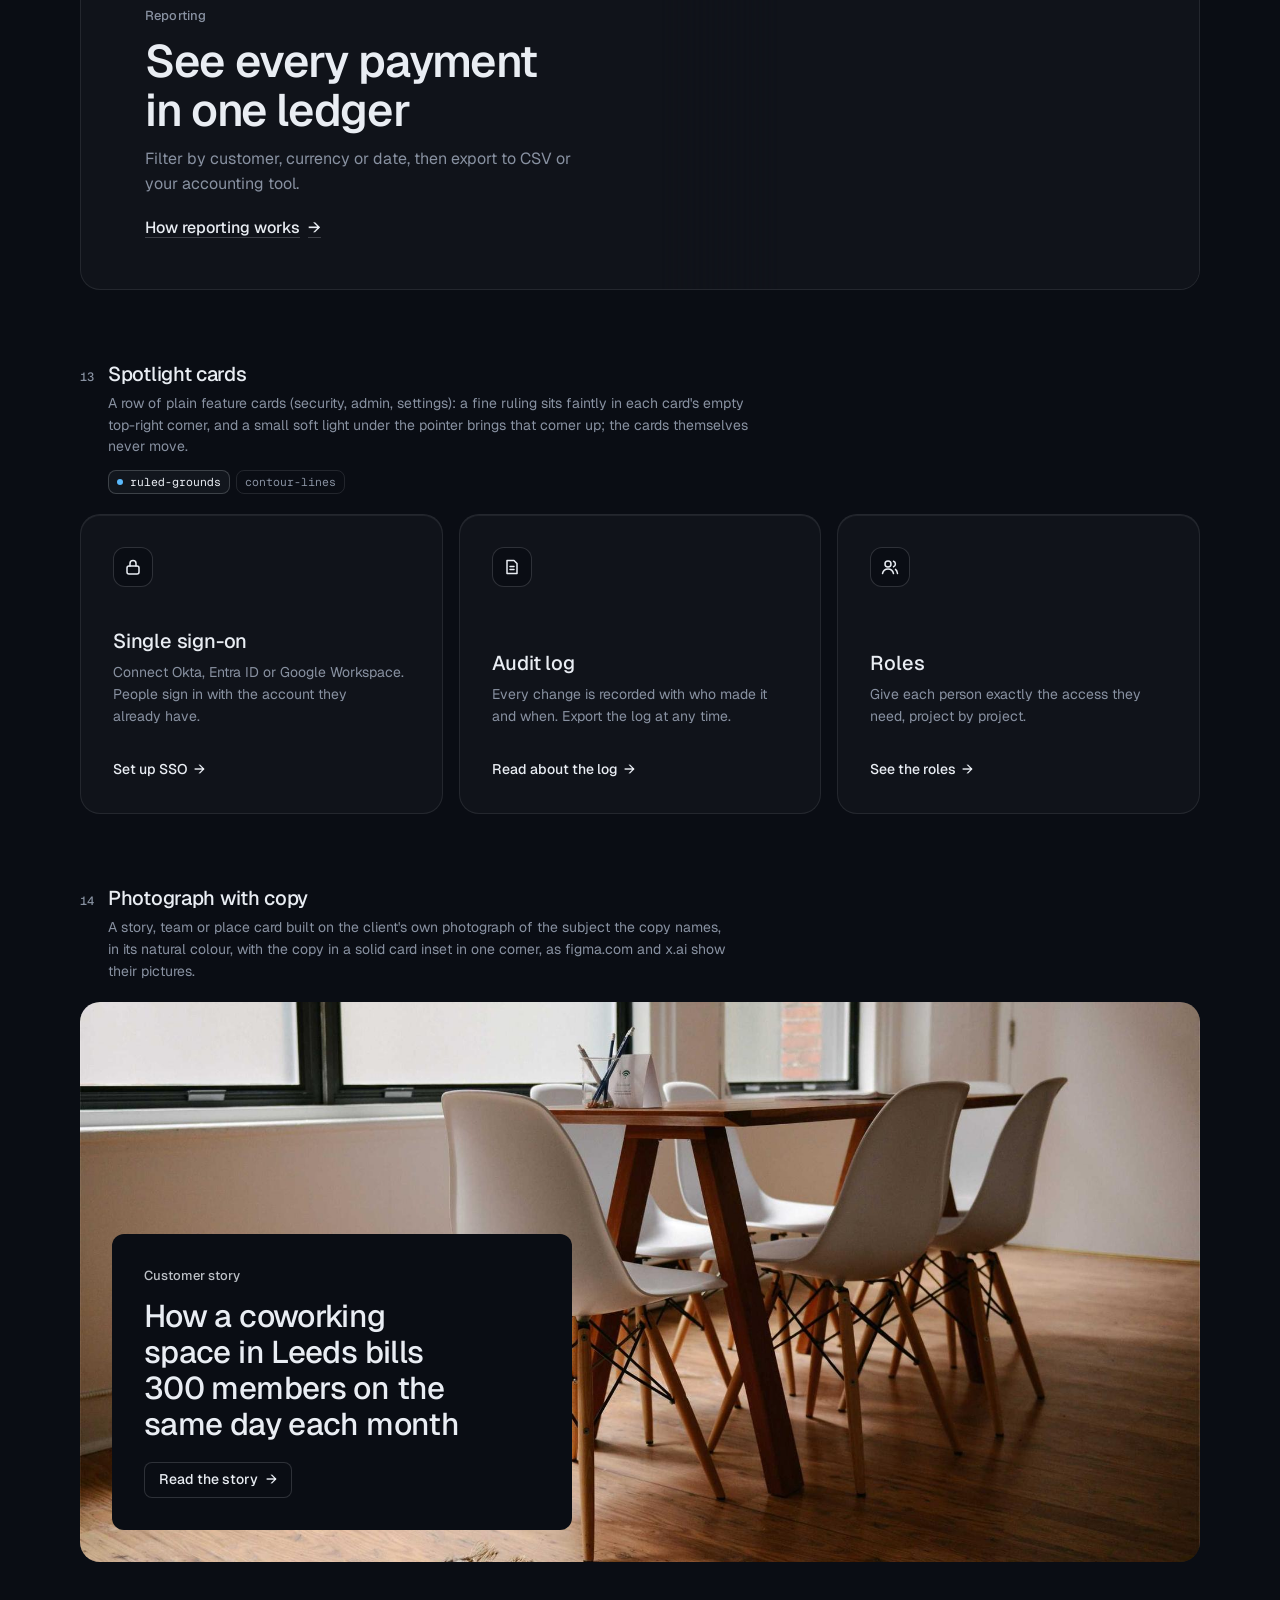
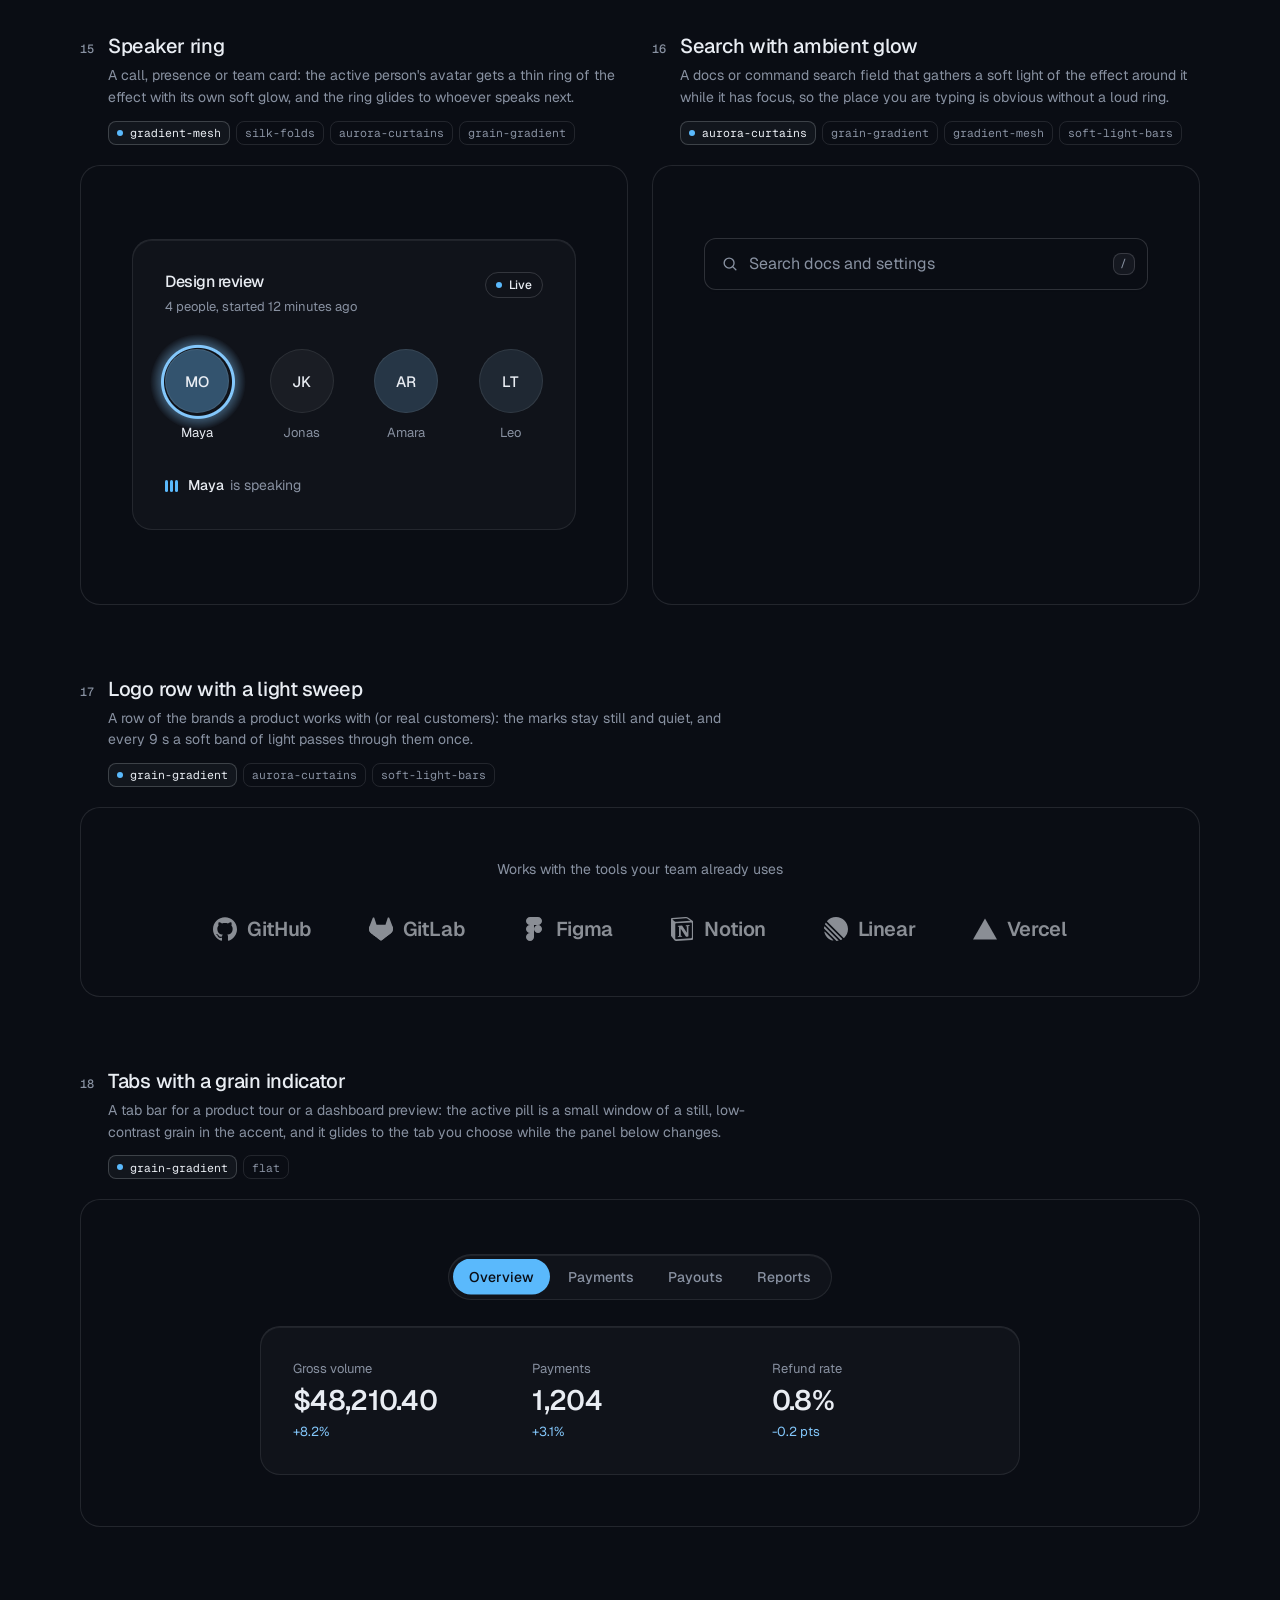
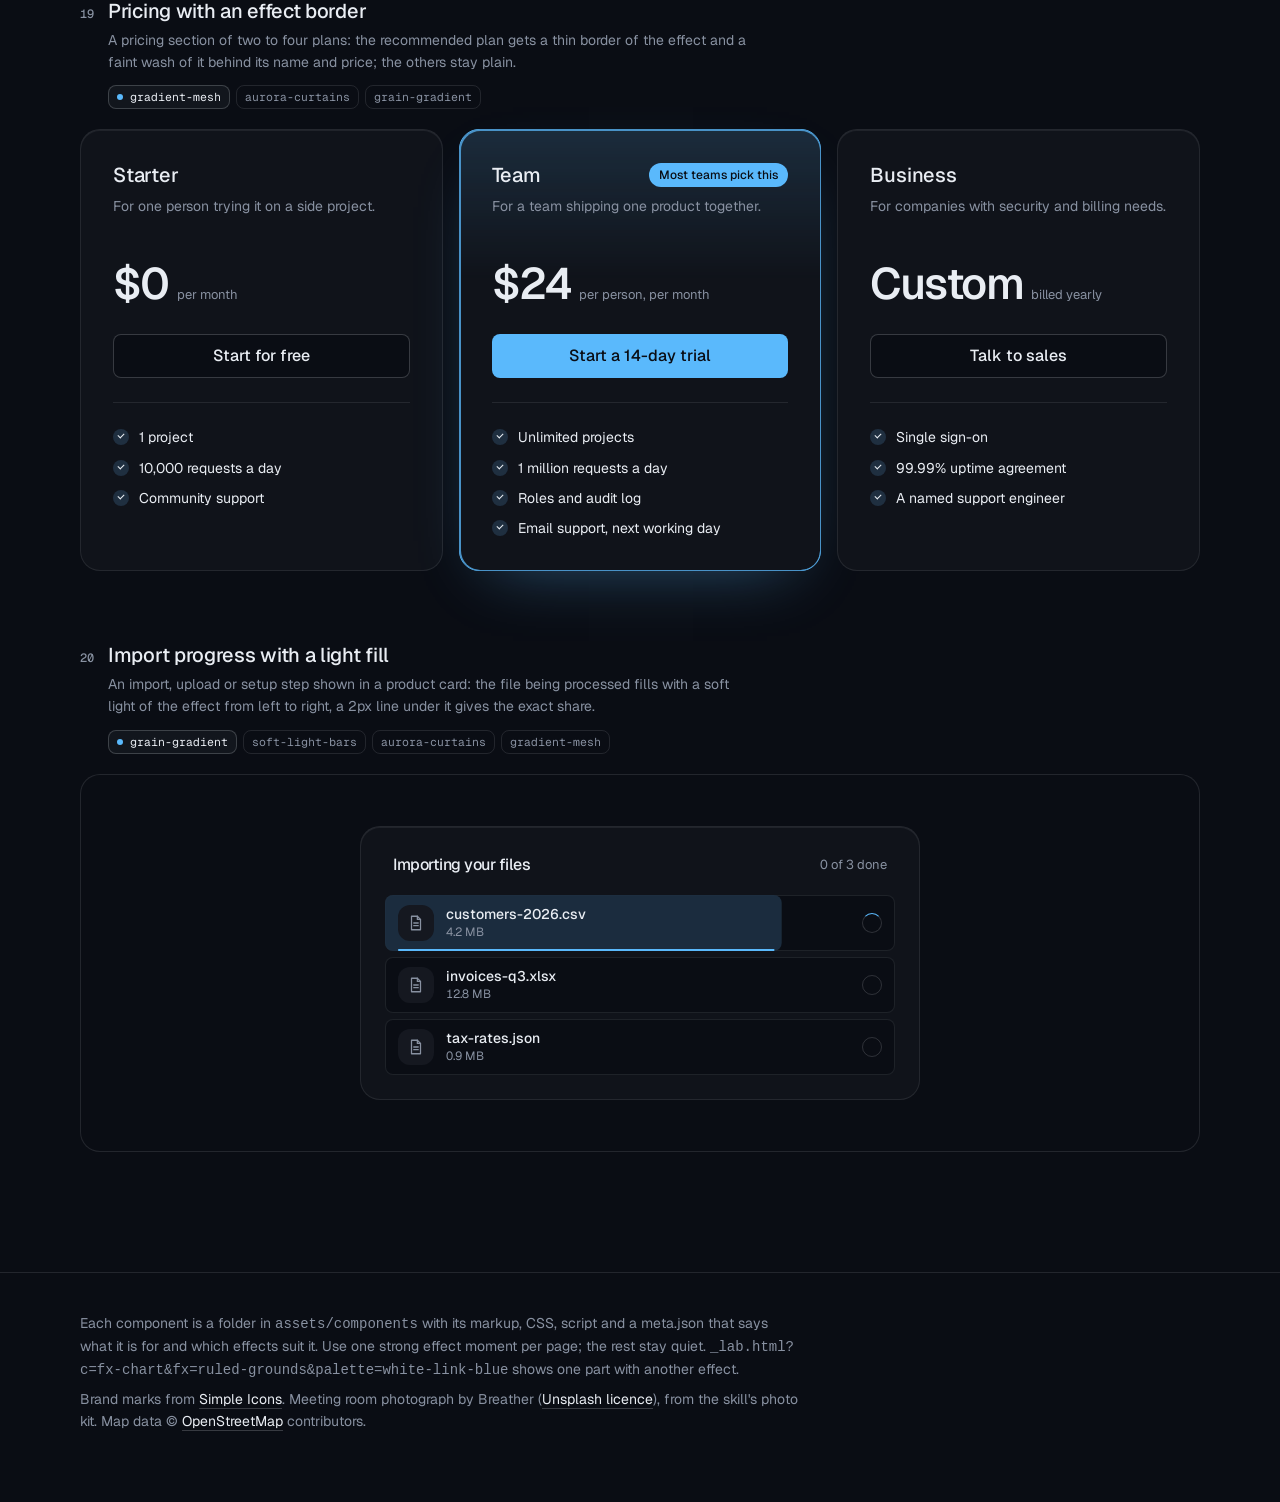
<file: .agents/skills/design-taste-frontend/assets/components/index.html>
<!doctype html>
<html lang="en" data-radius="soft">
<head>
<script>window.__tpGlMax = 16;   /* a gallery shows many live effects at once; a page of a site keeps the default 4 (fx.js) */</script>
<meta charset="utf-8">
<meta name="viewport" content="width=device-width, initial-scale=1">
<title>Effect components</title>
<link rel="preconnect" href="https://fonts.googleapis.com">
<link rel="preconnect" href="https://fonts.gstatic.com" crossorigin>
<link href="https://fonts.googleapis.com/css2?family=Geist:wght@100..900&family=Geist+Mono:wght@400..600&display=swap" rel="stylesheet">
<link rel="stylesheet" href="../system.css">
<link rel="stylesheet" href="./base.css">
<style>
  :root {
    --font-display: "Geist", system-ui, sans-serif;
    --font-text: "Geist", system-ui, sans-serif;
    --font-mono: "Geist Mono", ui-monospace, monospace;
    --display-weight: 560;
    --display-tracking: -0.03em;
    --container: 1200px;
  }
  body { min-height: 100vh; }
  .top {
    position: sticky; top: 0; z-index: 50; height: 64px; background: var(--bg);
    border-bottom: 1px solid var(--line);
  }
  .top .container { height: 100%; display: flex; align-items: center; justify-content: space-between; gap: 16px; }
  .brand { display: flex; align-items: center; gap: 10px; font-weight: 560; letter-spacing: -0.01em; }
  .brand small { font: 400 13px/1 var(--font-mono); color: var(--muted); }
  .top nav { display: flex; align-items: center; gap: 20px; }
  .top nav a.link { font-size: 14px; }
  .swatches { display: flex; gap: 4px; padding: 3px; border: 1px solid var(--line); border-radius: 999px; background: var(--bg); }
  .swatches button {
    width: 30px; height: 30px; border-radius: 999px; border: 0; padding: 0; cursor: pointer; position: relative;
    background: var(--sw-bg);
  }
  .swatches button::after {
    content: ""; position: absolute; inset: 9px; border-radius: 999px; background: var(--sw-accent);
    box-shadow: 0 0 0 1px color-mix(in oklab, var(--sw-ink) 25%, transparent);
  }
  .swatches button[aria-pressed="true"] { box-shadow: 0 0 0 2px var(--ink); }
  .swatches button:focus-visible { outline-offset: 3px; }

  .intro { padding-block: 64px 40px; display: grid; grid-template-columns: minmax(0, 6fr) minmax(0, 6fr); gap: 48px; align-items: end; }
  .intro h1 { font-size: clamp(34px, 2.2vw + 18px, 52px); line-height: 1.05; max-width: 15ch; }
  .intro p { margin-top: 16px; color: var(--muted); font-size: var(--t-body); line-height: 1.55; max-width: 52ch; }
  .index { display: flex; flex-wrap: wrap; gap: 6px; justify-content: flex-start; }
  @media (max-width: 1023px) { .intro { grid-template-columns: minmax(0, 1fr); gap: 28px; } }
  .index a {
    display: inline-flex; align-items: center; gap: 8px; height: 30px; padding: 0 11px; border-radius: 999px;
    border: 1px solid var(--line); font-size: 13px; color: var(--ink);
    transition: border-color var(--dur) var(--ease), background-color var(--dur) var(--ease);
  }
  .index a span { font-family: var(--font-mono); font-size: 11px; color: var(--muted); }
  .index a:hover { border-color: var(--line-strong); background: color-mix(in oklab, var(--ink) 4%, var(--bg)); }

  /* every part spans two rows of the list (its notes, its stage) as a subgrid, so the two parts of a
     half-width pair share one notes height and one stage height: their stages start and end level */
  .list { display: grid; grid-template-columns: repeat(2, minmax(0, 1fr)); column-gap: 24px; row-gap: 0; padding-bottom: 120px; }
  .sc { grid-column: 1 / -1; grid-row: span 2; display: grid; grid-template-rows: subgrid; row-gap: 20px; min-width: 0; scroll-margin-top: 88px; padding-top: 72px; }
  .sc:first-child { padding-top: 0; }
  .sc.is-half { grid-column: auto; }
  .sc.is-half .sc__stage:not(.is-center) { display: grid; }
  .sc__meta { display: grid; grid-template-columns: auto 1fr; column-gap: 14px; row-gap: 6px; align-items: baseline; align-content: start; }
  .sc__note { grid-column: 2; margin: 2px 0 0; font-size: 13px; color: var(--muted); }
  .sc__note::before { content: "Try it: "; color: var(--ink); font-weight: 500; }
  .sc__no { font: 500 12px/1 var(--font-mono); color: var(--muted); padding-top: 2px; }
  .sc__name { font: 500 20px/1.25 var(--font-text); letter-spacing: -0.015em; margin: 0; }
  .sc__for { grid-column: 2; color: var(--muted); font-size: 14px; line-height: 1.55; max-width: 72ch; margin: 0; }
  .sc__fx { grid-column: 2; display: flex; flex-wrap: wrap; gap: 6px; margin-top: 6px; }
  .sc__fx li {
    font: 400 11.5px/1 var(--font-mono); color: var(--muted); height: 24px; display: inline-flex; align-items: center;
    padding: 0 8px; border-radius: var(--r-sm); border: 1px solid var(--line);
  }
  .sc__fx li.is-on { color: var(--ink); border-color: var(--line-strong); background: color-mix(in oklab, var(--ink) 5%, var(--bg)); }
  .sc__fx li.is-on::before { content: ""; width: 6px; height: 6px; border-radius: 99px; background: var(--accent); margin-right: 7px; }
  .sc__stage {
    position: relative; min-width: 0; border: 1px solid var(--line); border-radius: var(--r-lg);
    padding: clamp(20px, 4vw, 56px); background: var(--bg);
  }
  .sc__stage.is-tall { padding-block: clamp(56px, 8vw, 120px); }
  .sc__stage.is-flush { padding: 0; border: 0; }
  .sc__stage.is-center { display: grid; place-items: center; min-height: 320px; }
  /* one object, at a size a page would give it */
  #fx-dither-object .sc__stage { display: grid; justify-items: center; }
  #fx-dither-object .cx-obj { width: min(100%, 720px); }
  .sc__pick { grid-column: 2; display: flex; flex-wrap: wrap; gap: 4px; margin-top: 8px; }
  .sc__pick button {
    height: 30px; padding: 0 12px; border-radius: 999px; border: 1px solid var(--line); background: var(--bg);
    font: 500 13px/1 var(--font-text); color: var(--muted); cursor: pointer;
  }
  .sc__pick button:hover { color: var(--ink); border-color: var(--line-strong); }
  .sc__pick button[aria-pressed="true"] { color: var(--ink); border-color: var(--line-strong); background: color-mix(in oklab, var(--ink) 6%, var(--bg)); }
  /* the search list opens below its field: leave it room inside the frame */
  #fx-search .sc__stage { min-height: 440px; place-items: start center; padding-top: 72px; }
  .sc__stage:empty::after { content: "Loading"; color: var(--muted); font-size: 13px; }

  .foot { border-top: 1px solid var(--line); padding: 40px 0 64px; color: var(--muted); font-size: 14px; }
  .foot p { max-width: 80ch; margin: 0 0 8px; }
  .foot a { color: var(--ink); text-decoration: underline; text-decoration-color: var(--line-strong); text-underline-offset: 4px; }

  @media (max-width: 899px) {
    .list { grid-template-columns: minmax(0, 1fr); }
    .sc.is-half { grid-column: 1 / -1; }
    .top nav a.link { display: none; }
  }
  @media (max-width: 639px) {
    .intro { padding-block: 48px 32px; }
    .sc { padding-top: 48px; }
    .sc__meta { grid-template-columns: 1fr; }
    .sc__no { display: none; }
    .sc__for, .sc__fx, .sc__note, .sc__pick { grid-column: 1; }
    .sc__stage.is-center { min-height: 240px; }
    .brand small { display: none; }
  }
</style>
</head>
<body>
<header class="top">
  <div class="container">
    <div class="brand">Effect components <small id="count"></small></div>
    <nav aria-label="Palette and links">
      <a class="link" href="../effects/gallery.html">Effects library</a>
      <div class="swatches" id="swatches" role="group" aria-label="Page palette"></div>
    </nav>
  </div>
</header>

<main>
  <section class="intro container">
    <div>
      <h1>Effects as parts of the page, not only behind it</h1>
      <p id="lede">Feature cards, real objects drawn in dither, type, numbers, buttons, borders, icons, a street map of the real place, a globe, charts and a photograph in its own colours. Every part takes its colours from the page palette: switch it at the top right. Parts that loop have a pause button.</p>
    </div>
    <nav class="index" id="index" aria-label="Components"></nav>
  </section>
  <div class="container list" id="list"></div>
</main>

<footer class="foot">
  <div class="container">
    <p>Each component is a folder in <code>assets/components</code> with its markup, CSS, script and a meta.json that says what it is for and which effects suit it. Use one strong effect moment per page; the rest stay quiet. <code>_lab.html?c=fx-chart&amp;fx=ruled-grounds&amp;palette=white-link-blue</code> shows one part with another effect.</p>
    <p>Brand marks from <a href="https://simpleicons.org/">Simple Icons</a>. Meeting room photograph by Breather (<a href="https://unsplash.com/photos/DEdM9Vs6s8w">Unsplash licence</a>), from the skill's photo kit. Map data © <a href="https://www.openstreetmap.org/copyright">OpenStreetMap</a> contributors.</p>
  </div>
</footer>

<script type="module">
  import fx from '../effects/fx.js';

  // component id, layout and stage style, in page order
  const COMPONENTS = [
    { id: 'fx-feature-card', stage: 'is-flush' },
    { id: 'fx-dither-object', stage: 'is-flush', note: 'pick an object, then point at it and move across: sound rings out of the cups, the seat swivels, the lens zooms, the rotors spin up and the drone lifts off. One object is live at a time, as on a real page.' },
    { id: 'fx-headline', stage: 'is-tall' },
    { id: 'fx-button', half: true, stage: 'is-center', note: 'hover or tab to a button. The light runs only while it is pointed at.' },
    { id: 'fx-prompt', half: true, stage: 'is-center' },
    { id: 'fx-icon-tiles', stage: 'is-flush' },
    { id: 'fx-stat' },
    { id: 'fx-globe', stage: 'is-flush' },
    { id: 'fx-map', stage: 'is-flush' },
    { id: 'fx-chart', half: true, stage: 'is-flush' },
    { id: 'fx-bars', half: true, stage: 'is-flush' },
    { id: 'fx-band', stage: 'is-flush' },
    { id: 'fx-spotlight', stage: 'is-flush' },
    { id: 'fx-photo', stage: 'is-flush' },
    { id: 'fx-avatar', half: true, stage: 'is-center' },
    { id: 'fx-search', half: true, stage: 'is-center' },
    { id: 'fx-logos' },
    { id: 'fx-tabs' },
    { id: 'fx-pricing', stage: 'is-flush' },
    { id: 'fx-progress', stage: 'is-center' },
  ];

  const PALETTES = [
    { id: 'blue-black-cornflower', name: 'Night, cornflower', bg: '#0a0d14', surface: '#131824', ink: '#e9edf3', muted: '#8891a1', accent: '#5ab9fc', accentInk: '#0a0d14' },
    { id: 'graphite-safety-orange', name: 'Graphite, orange', bg: '#18191b', surface: '#222427', ink: '#eff0f1', muted: '#9c9ea3', accent: '#ff4a1f', accentInk: '#18191b' },
    { id: 'white-link-blue', name: 'White, blue', bg: '#ffffff', surface: '#f4f4f4', ink: '#111111', muted: '#6b6b6b', accent: '#1a4be0', accentInk: '#ffffff' },
    { id: 'moss-sand', name: 'Sand, moss', bg: '#ddd6c6', surface: '#d2cab8', ink: '#2a2a26', muted: '#59574e', accent: '#4f6238', accentInk: '#ffffff' },
    { id: 'cobalt-field', name: 'Cobalt field', bg: '#0034eb', surface: '#002fd6', ink: '#ffffff', muted: '#dfe4f2', accent: '#e9e34a', accentInk: '#111111' },
  ];

  const q = new URLSearchParams(location.search);
  if (q.has('time')) fx.setClock(+q.get('time'));
  if (q.has('fallback')) fx.config.forceFallback = true;
  const only = q.get('only') ? q.get('only').split(',') : null;
  const list = document.getElementById('list');
  const index = document.getElementById('index');
  const swatches = document.getElementById('swatches');

  /*
    The budget: a laptop's integrated GPU shares its memory with everything else, so this page never
    holds more than 4 live WebGL contexts. A part is started when it comes near the viewport and
    destroyed when it leaves it; still parts draw once and free their context; fx.js frees any idle
    off-screen context past 4. liveGL() counts the contexts that are open right now.
  */
  fx.config.maxLive = 4;
  const contexts = new Set();
  let peakGL = 0;
  const getContext = HTMLCanvasElement.prototype.getContext;
  HTMLCanvasElement.prototype.getContext = function (type, ...rest) {
    const c = getContext.call(this, type, ...rest);
    if (c && /webgl/i.test(type) && !contexts.has(c)) { contexts.add(c); peakGL = Math.max(peakGL, liveGL()); }
    return c;
  };
  function liveGL() {
    for (const c of contexts) if (c.isContextLost()) contexts.delete(c);
    return contexts.size;
  }

  // the dither object: one live at a time, switched here (a real page shows one object)
  const OBJECTS = {
    headphones: ['Headphones', 'Over-ear, wireless'],
    chair: ['Office chair', 'Swivel seat on five castors'],
    camera: ['Camera', 'Mirrorless, with a zoom lens'],
    drone: ['Drone', 'Four rotors and a camera'],
  };
  let object = OBJECTS[q.get('object')] ? q.get('object') : 'headphones';
  // print (ordered dither, the default) or studio (a smooth shaded render: no picker until it is anti-aliased; ?render=studio)
  let render = q.get('render') === 'studio' ? 'studio' : 'print';

  function applyPalette(p) {
    const c = fx.color;
    const action = c.contrast(p.accent, p.bg) >= 2.2 ? p.accent : p.ink;
    const actionInk = action === p.accent ? p.accentInk : p.bg;
    const s = document.documentElement.style;
    const set = (k, v) => s.setProperty(k, v);
    set('--p-bg', p.bg); set('--p-surface', p.surface); set('--p-ink', p.ink); set('--p-muted', p.muted);
    set('--p-accent', p.accent); set('--p-accent-ink', p.accentInk); set('--p-action', action); set('--p-action-ink', actionInk);
    document.documentElement.style.colorScheme = c.isDark(p.bg) ? 'dark' : 'light';
    for (const b of swatches.children) b.setAttribute('aria-pressed', String(b.dataset.id === p.id));
  }

  async function load(entry) {
    const base = `./${entry.id}/`;
    const [meta, html, mod] = await Promise.all([
      fetch(base + 'meta.json').then(r => (r.ok ? r.json() : null)),
      fetch(base + 'component.html').then(r => (r.ok ? r.text() : null)),
      import(base + 'component.js').catch(err => { console.warn(entry.id, err); return null; }),
    ]).catch(() => [null, null, null]);
    if (!meta || !html || !mod) return null;
    const link = document.createElement('link');
    link.rel = 'stylesheet';
    link.href = base + 'component.css';
    document.head.append(link);
    await new Promise(r => { link.onload = link.onerror = r; });
    return { ...entry, meta, html, mod };
  }

  function section(e, n) {
    const s = document.createElement('section');
    s.className = 'sc' + (e.half ? ' is-half' : '');
    s.id = e.id;
    const fxList = (e.meta.effects || []).map(id => `<li class="${id === e.meta.default ? 'is-on' : ''}">${id}</li>`).join('');
    const pick = e.id === 'fx-dither-object'
      ? `<div class="sc__pick" role="group" aria-label="Object">${Object.keys(OBJECTS).map(k => `<button type="button" data-object="${k}" aria-pressed="${k === object}">${OBJECTS[k][0]}</button>`).join('')}</div>`
      : '';
    s.innerHTML = `
      <div class="sc__meta">
        <span class="sc__no">${String(n).padStart(2, '0')}</span>
        <h2 class="sc__name">${e.meta.name}</h2>
        <p class="sc__for">${e.meta.for}</p>
        ${fxList ? `<ul class="sc__fx" aria-label="Effects that suit it">${fxList}</ul>` : ''}
        ${pick}
        ${e.note ? `<p class="sc__note">${e.note}</p>` : ''}
      </div>
      <div class="sc__stage ${e.stage || ''}"></div>`;
    return s;
  }

  // the markup is placed at once (the page keeps its full height); the scripts run only near the viewport
  function markup(e) {
    const stage = e.section.querySelector('.sc__stage');
    stage.innerHTML = e.html;
    if (e.id === 'fx-dither-object') {
      const fig = stage.querySelector('.cx-obj');
      fig.dataset.cxObject = object;
      if (render === 'studio') fig.dataset.cxRender = 'studio'; else delete fig.dataset.cxRender;
      fig.querySelector('.cx-obj__stage').removeAttribute('aria-label');
    }
    return stage;
  }
  function start(e) {
    if (e.ctrl) return;
    const stage = markup(e);
    try { e.ctrl = e.mod.default(stage.firstElementChild || stage) || { destroy() {} }; } catch (err) { console.error(e.id, err); e.ctrl = { destroy() {} }; }
  }
  function stop(e) {
    if (!e.ctrl) return;
    try { e.ctrl.destroy?.(); } catch (err) { console.warn(e.id, err); }
    fx.unmountAll(e.section);
    e.ctrl = null;
  }

  function setPalette(p, entries) {
    entries.forEach(stop);
    applyPalette(p);
    try { localStorage.setItem('cx-palette', p.id); } catch (_) {}
    requestAnimationFrame(() => entries.forEach(e => (e.near ? start(e) : markup(e))));
  }

  let saved = null;
  try { saved = localStorage.getItem('cx-palette'); } catch (_) {}
  const first = PALETTES.find(p => p.id === q.get('palette')) || PALETTES.find(p => p.id === saved) || PALETTES[0];
  for (const p of PALETTES) {
    const b = document.createElement('button');
    b.type = 'button';
    b.dataset.id = p.id;
    b.title = p.name;
    b.setAttribute('aria-label', p.name);
    b.style.setProperty('--sw-bg', p.bg);
    b.style.setProperty('--sw-accent', p.accent);
    b.style.setProperty('--sw-ink', p.ink);
    swatches.append(b);
  }
  applyPalette(first);

  const wanted = COMPONENTS.filter(c => !only || only.includes(c.id));
  const entries = (await Promise.all(wanted.map(load))).filter(Boolean);
  document.getElementById('count').textContent = `${entries.length} parts`;
  entries.forEach((e, i) => {
    e.section = section(e, i + 1);
    list.append(e.section);
    markup(e);
    const a = document.createElement('a');
    a.href = '#' + e.id;
    a.innerHTML = `<span>${String(i + 1).padStart(2, '0')}</span>${e.meta.name}`;
    index.append(a);
  });
  await document.fonts.ready;
  const near = new IntersectionObserver(seen => {
    for (const en of seen) {
      const e = entries.find(x => x.section === en.target);
      if (!e) continue;
      e.near = en.isIntersecting;
      if (e.near) start(e); else stop(e);
    }
  }, { rootMargin: '10% 0px' });
  entries.forEach(e => near.observe(e.section));
  setTimeout(() => { document.documentElement.dataset.ready = '1'; }, 1500);

  swatches.addEventListener('click', ev => {
    const b = ev.target.closest('button');
    if (!b) return;
    const p = PALETTES.find(x => x.id === b.dataset.id);
    if (p) setPalette(p, entries);
  });
  list.addEventListener('click', ev => {
    const b = ev.target.closest('[data-object], [data-render]');
    if (!b || !(OBJECTS[b.dataset.object] || b.dataset.render)) return;
    if (b.dataset.render) render = b.dataset.render; else object = b.dataset.object;
    b.parentElement.querySelectorAll('button').forEach(x => x.setAttribute('aria-pressed', String(x === b)));
    const e = entries.find(x => x.id === 'fx-dither-object');
    stop(e);
    if (e.near) start(e); else markup(e);
  });
  window.__cx = {
    entries,
    setPalette: id => setPalette(PALETTES.find(p => p.id === id), entries),
    setObject: k => list.querySelector(`[data-object="${k}"]`)?.click(),
    gl: () => ({ live: liveGL(), peak: peakGL, started: entries.filter(e => e.ctrl).map(e => e.id) }),
  };
</script>

</body>
</html>
</file>
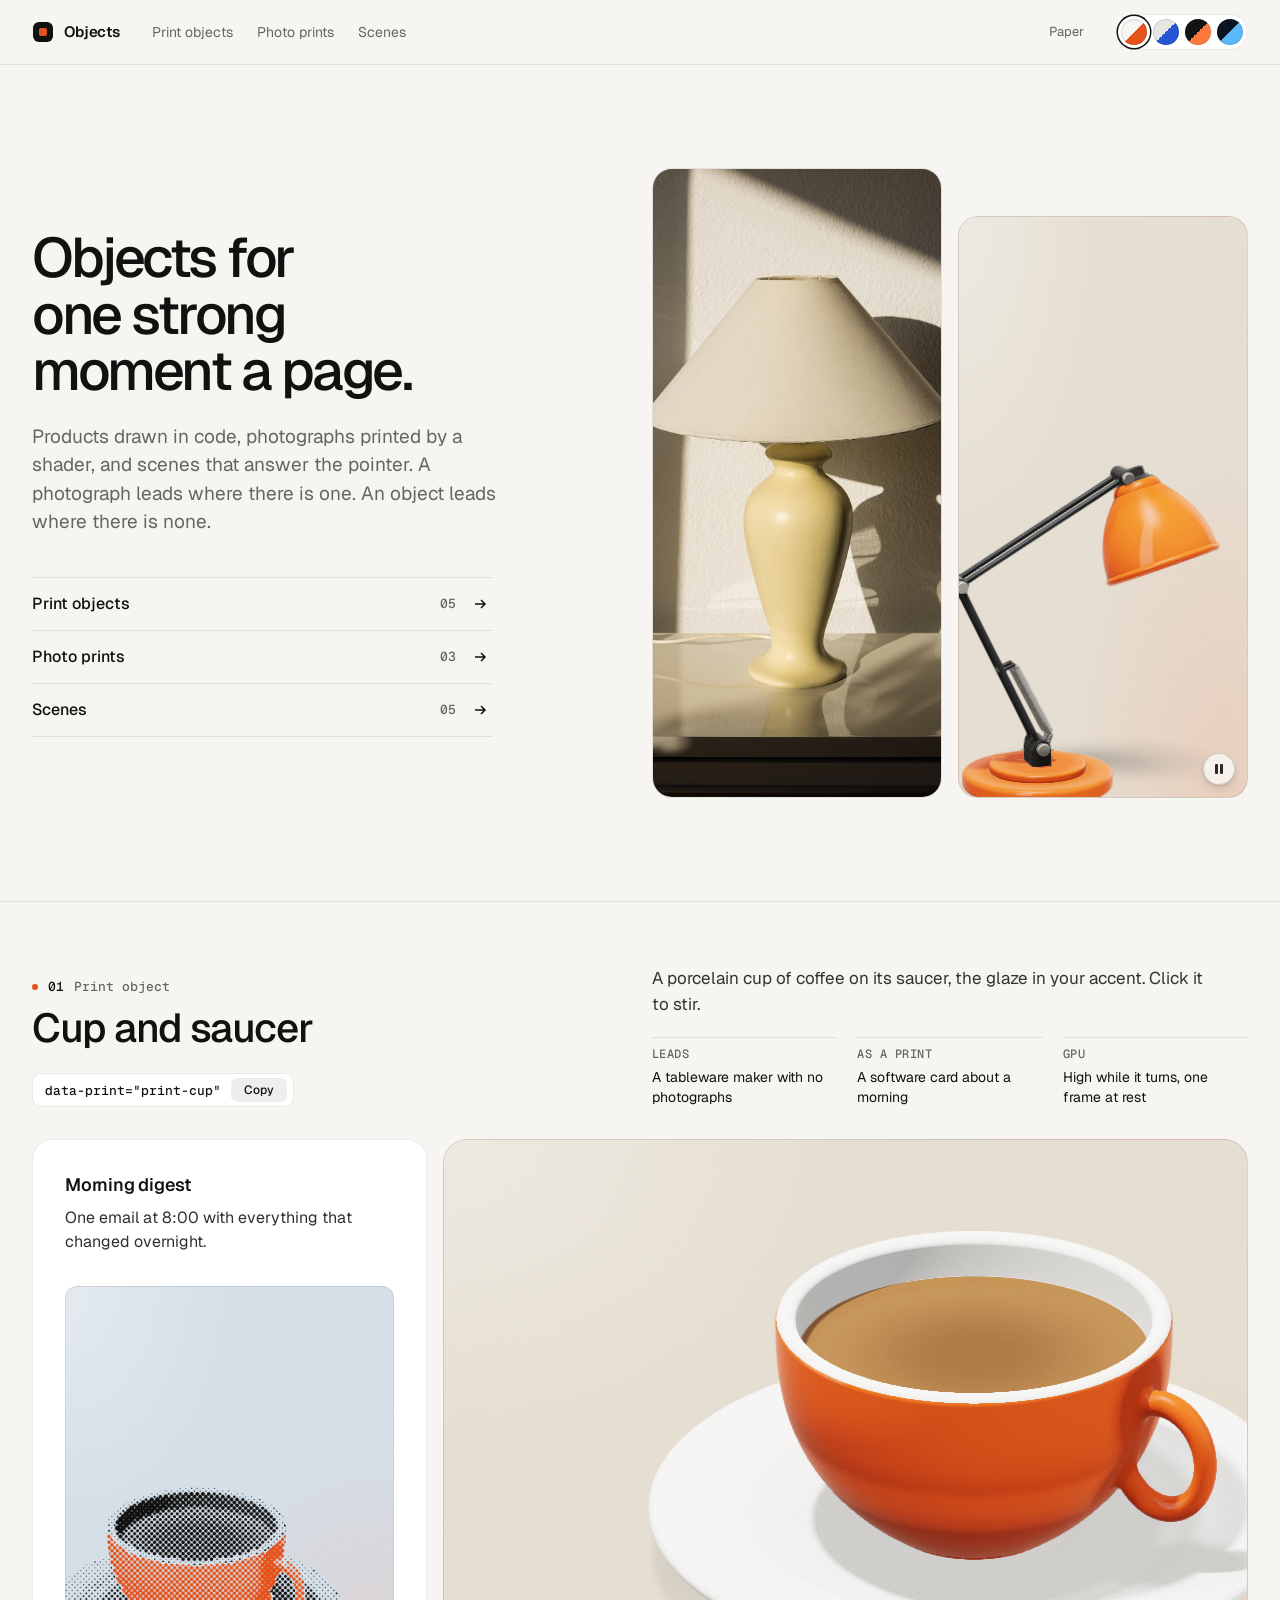
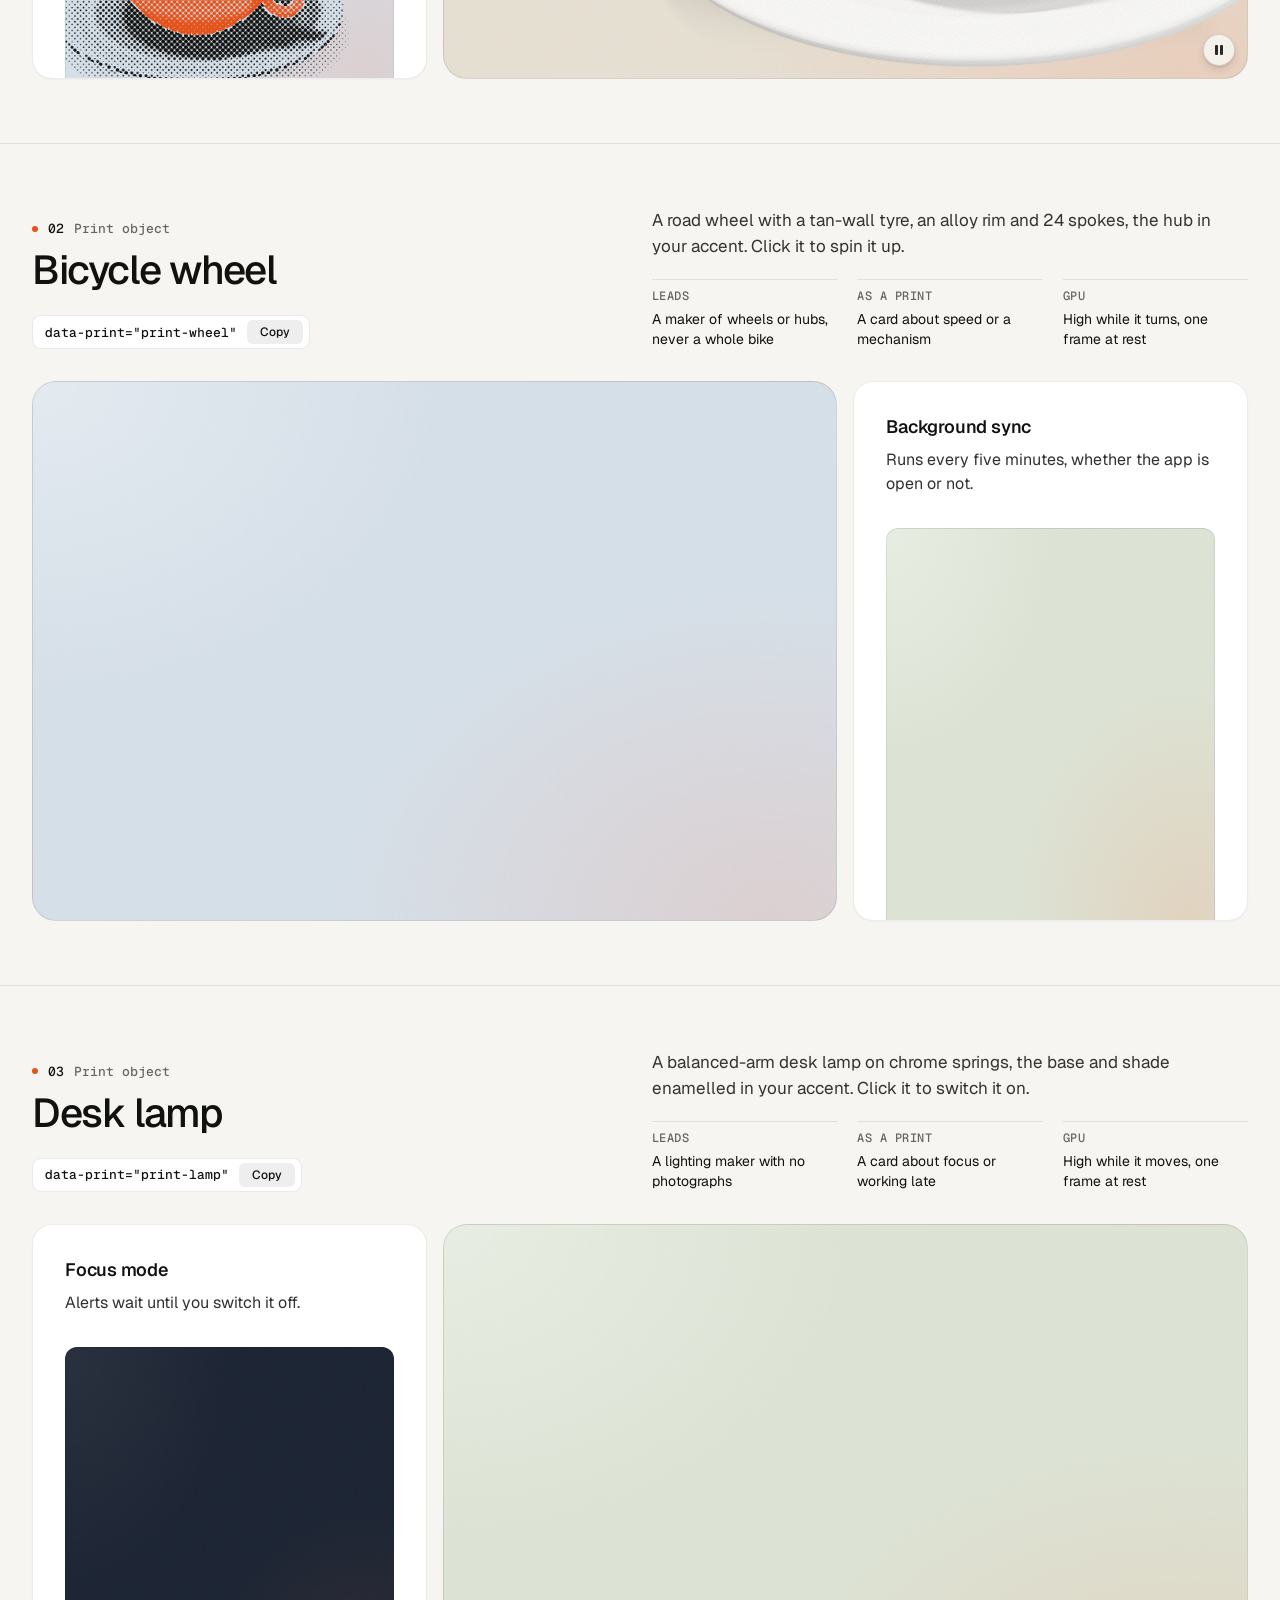
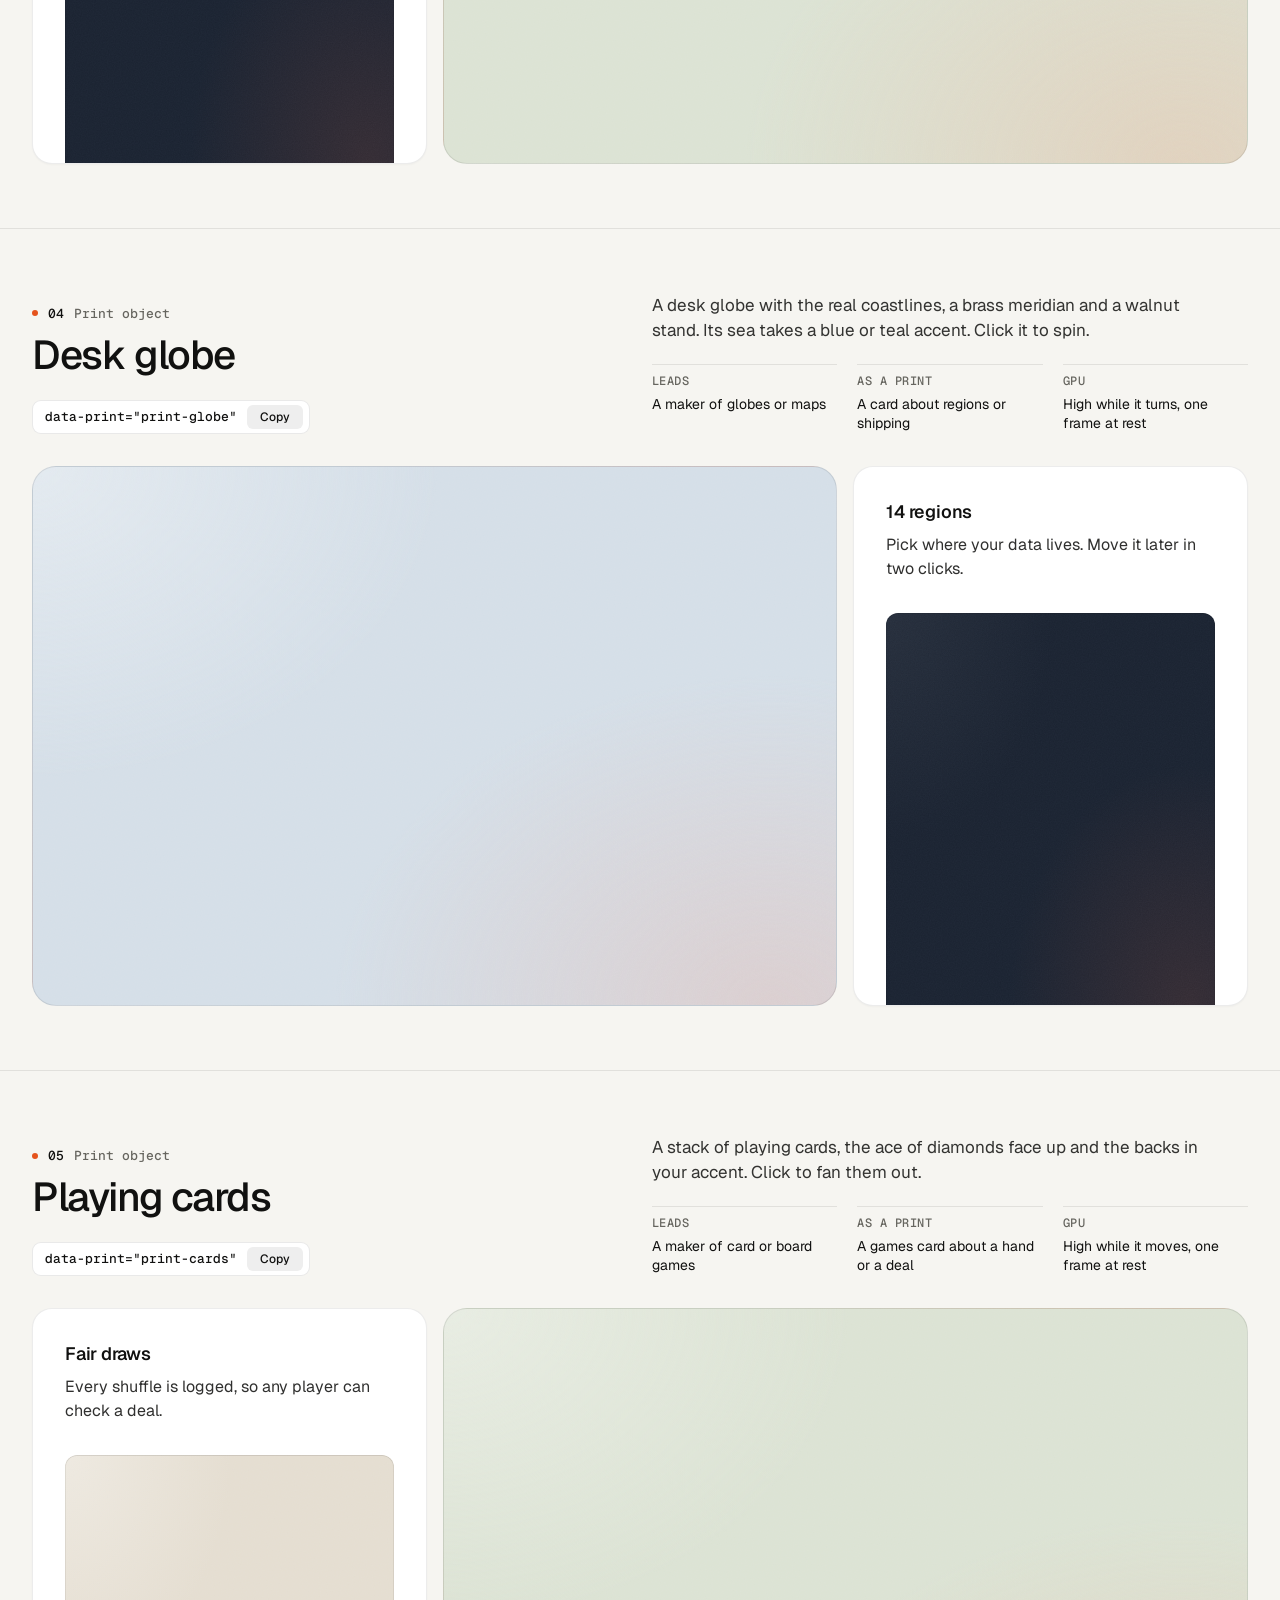
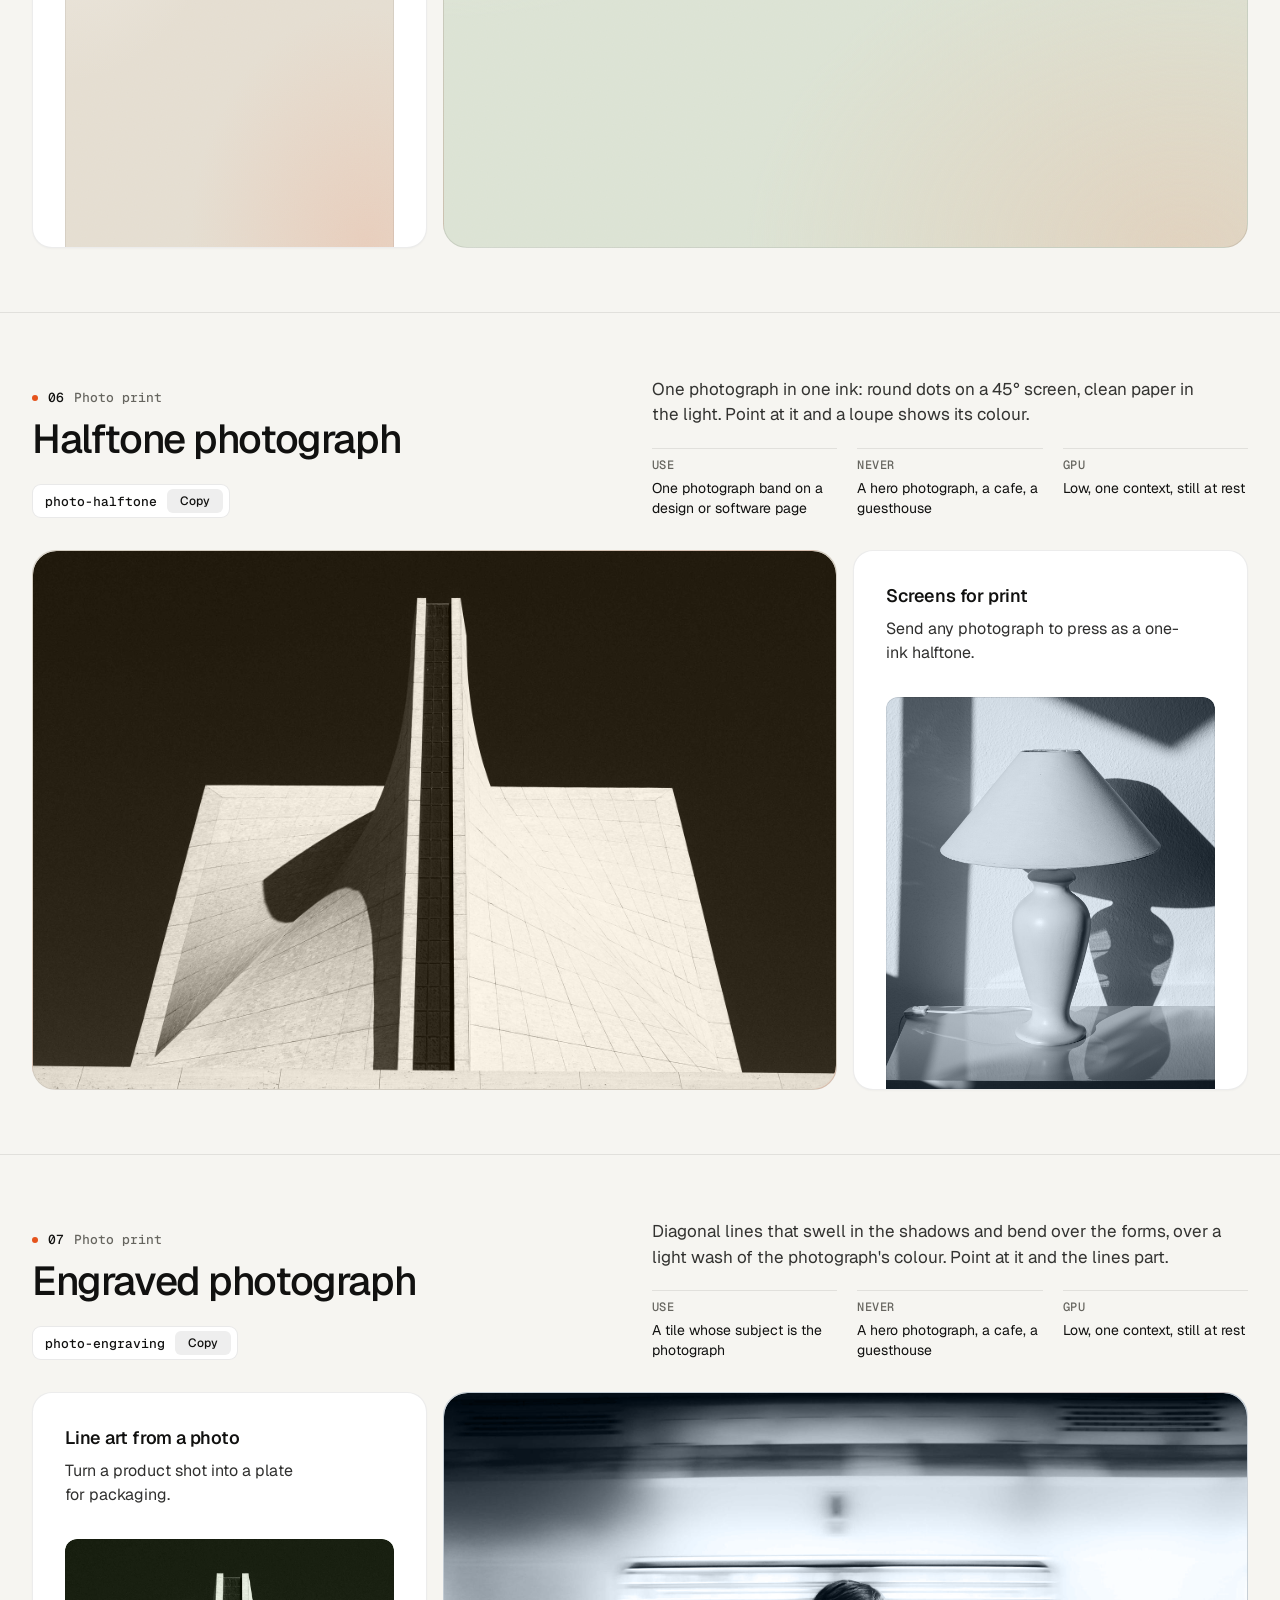
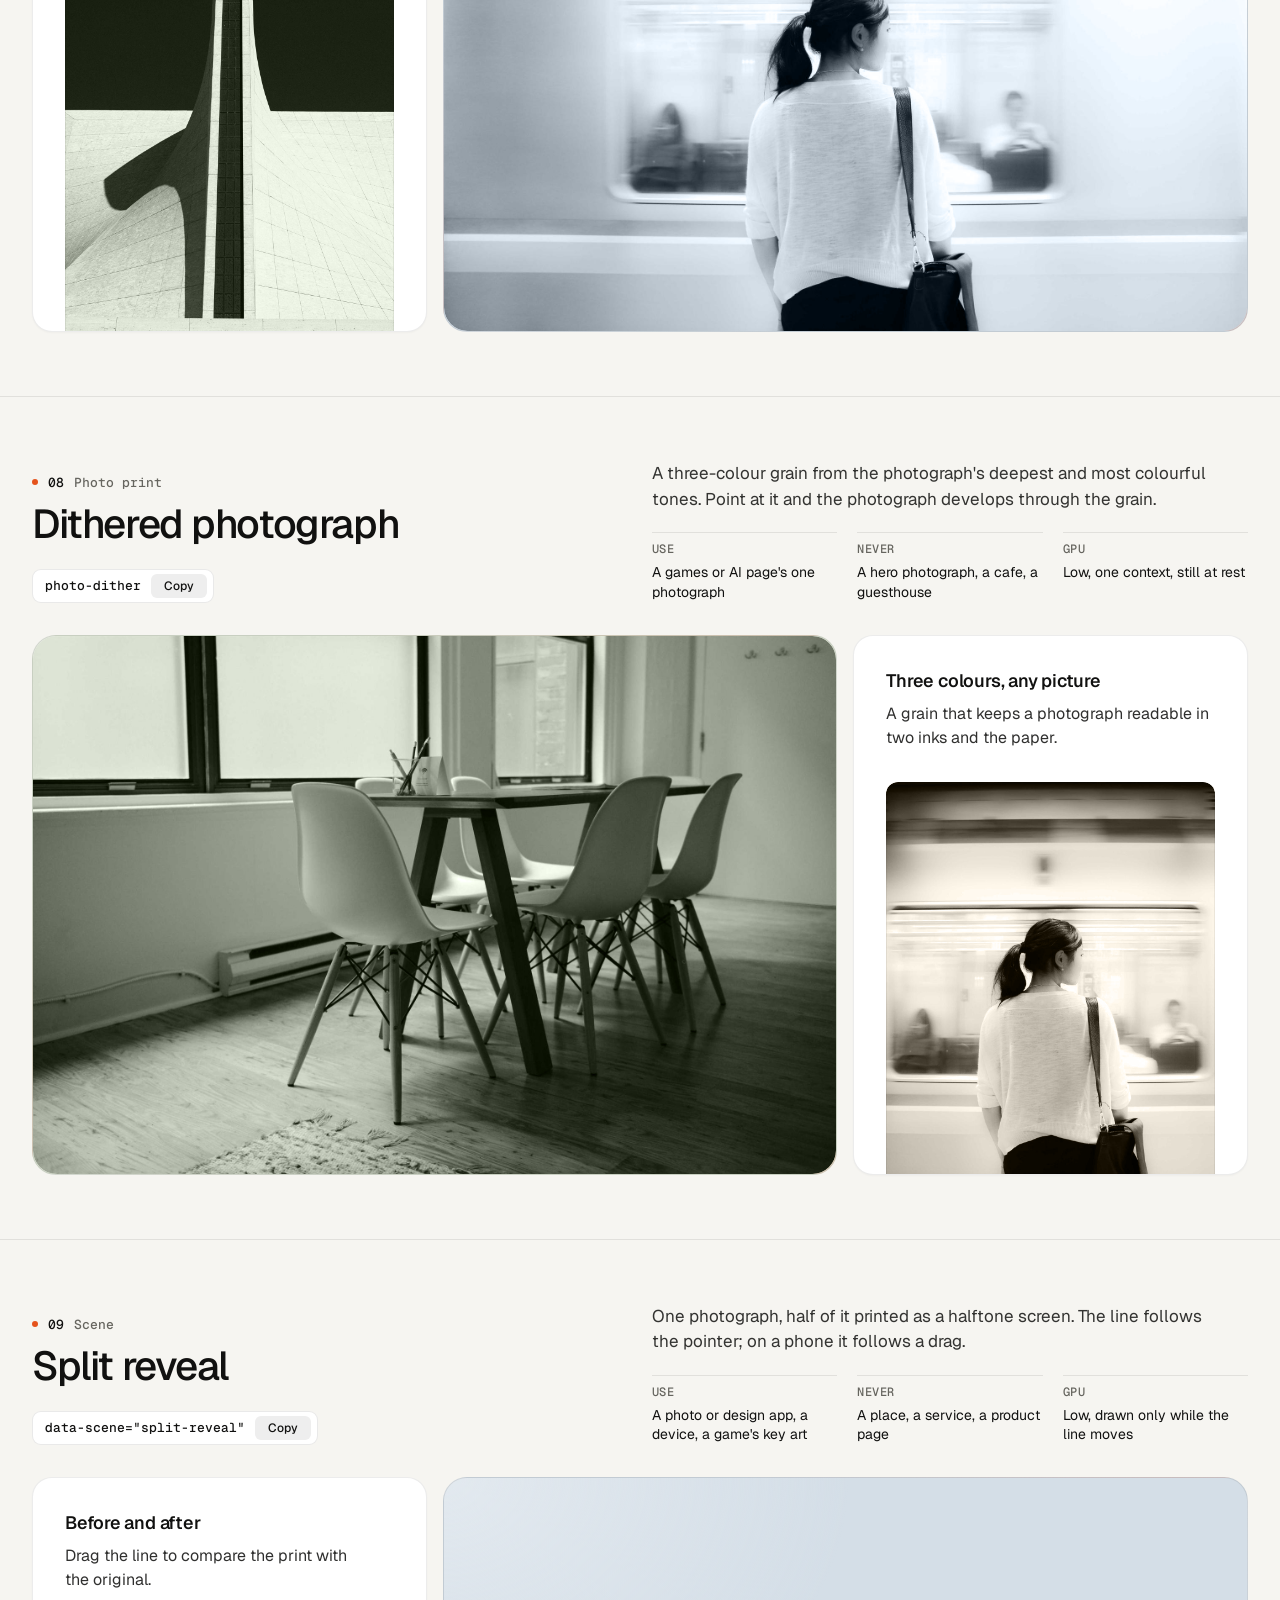
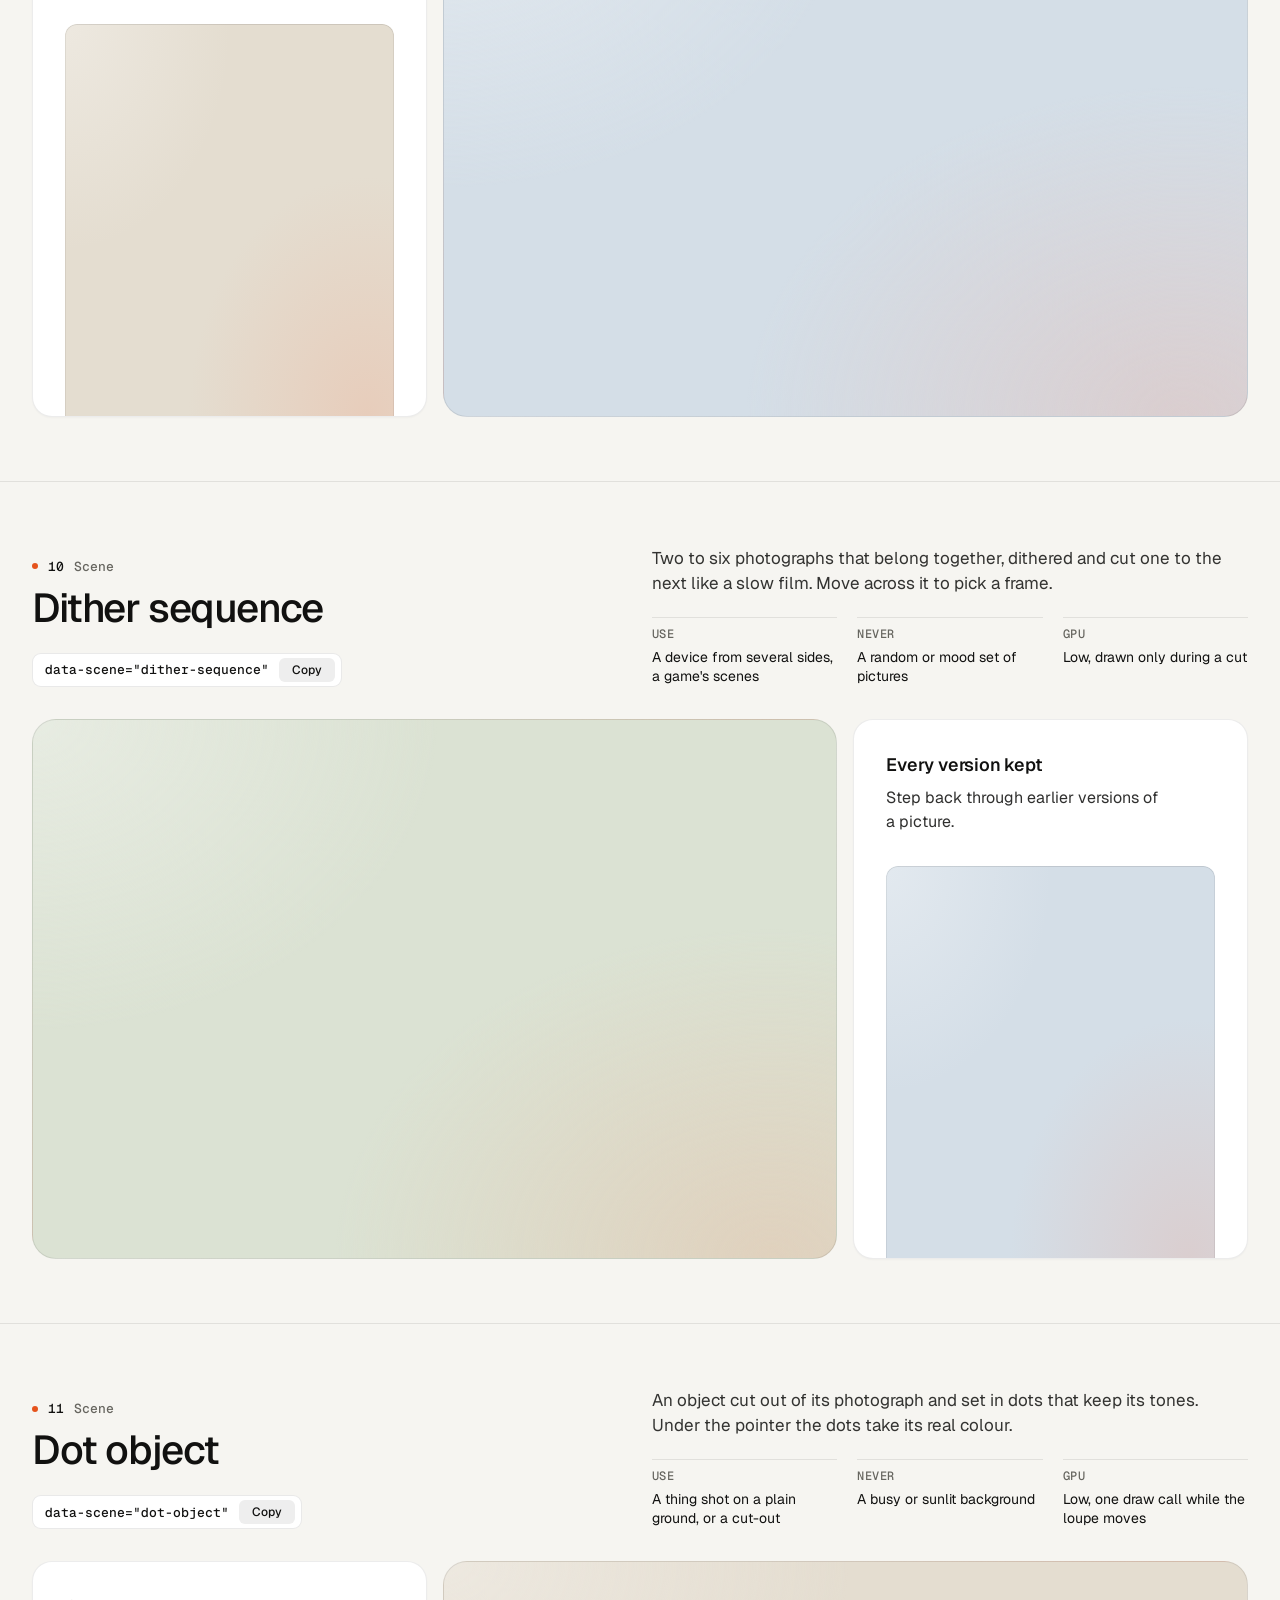
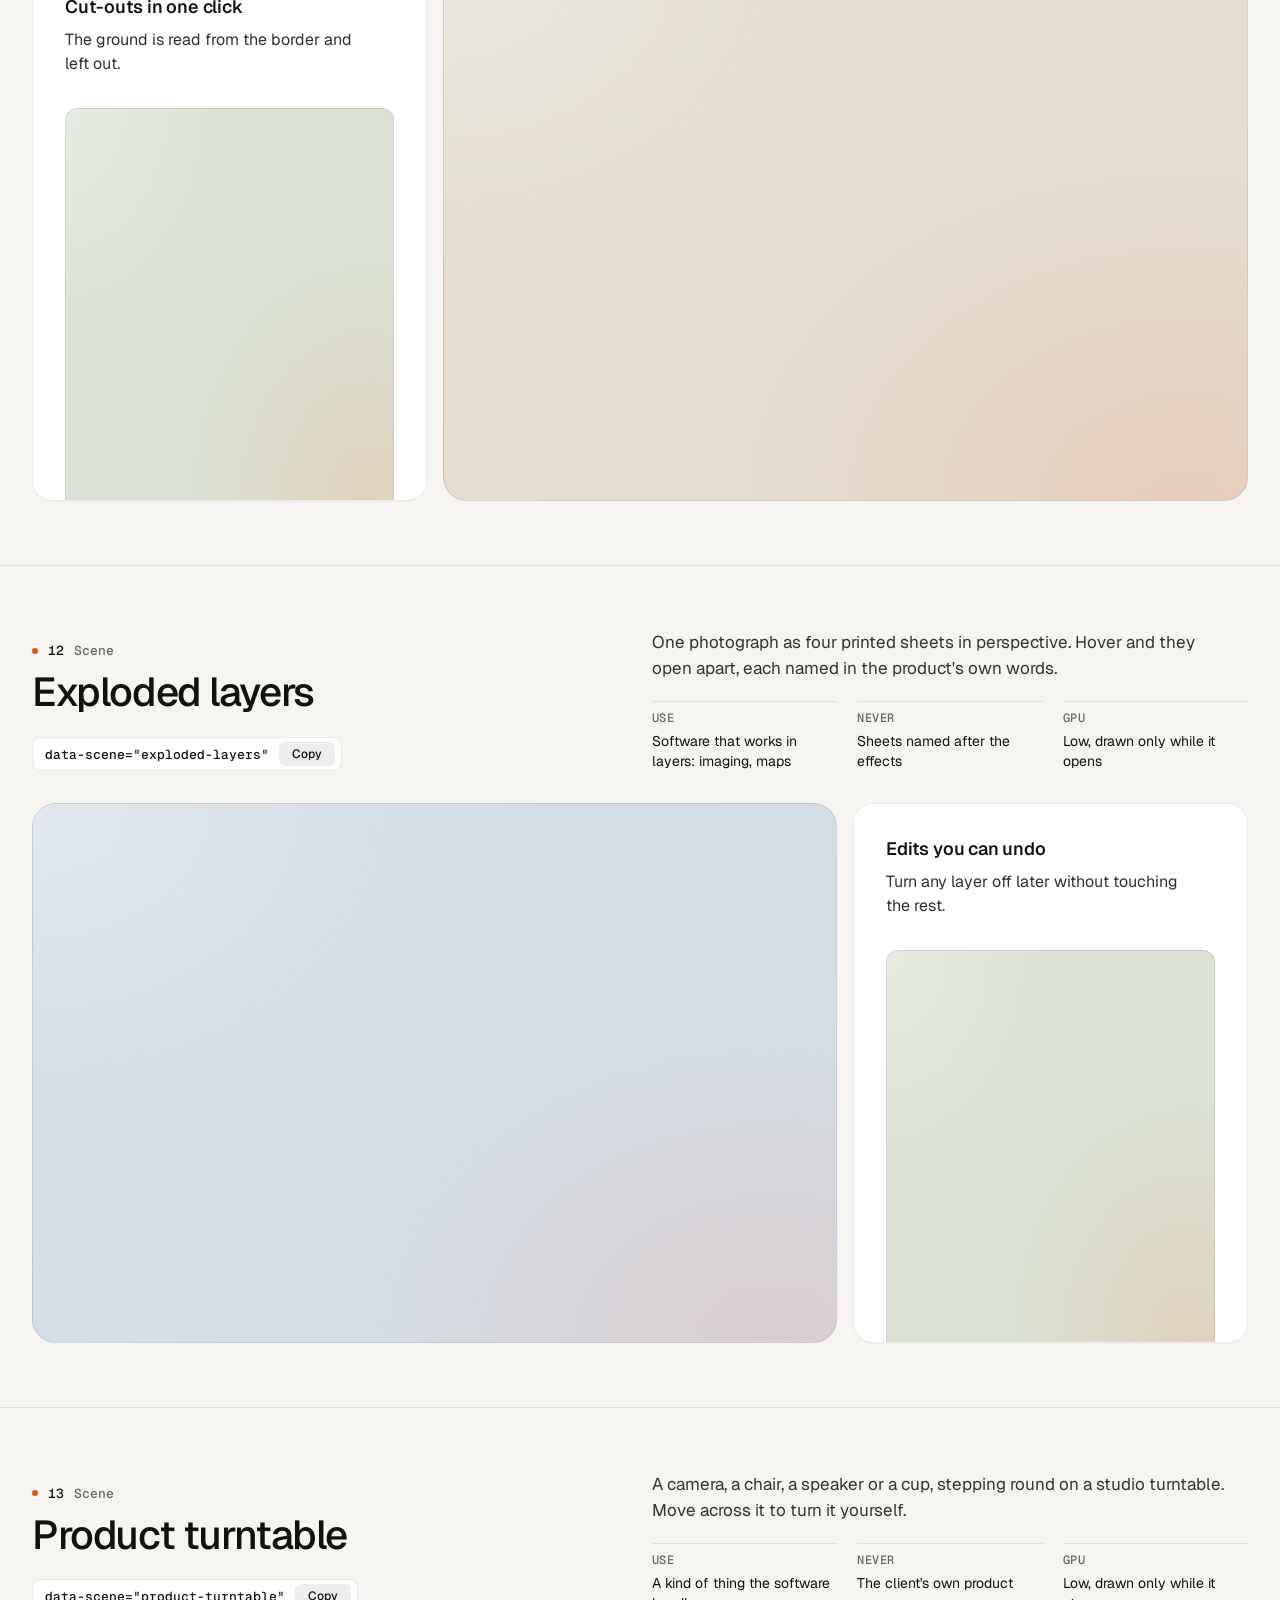
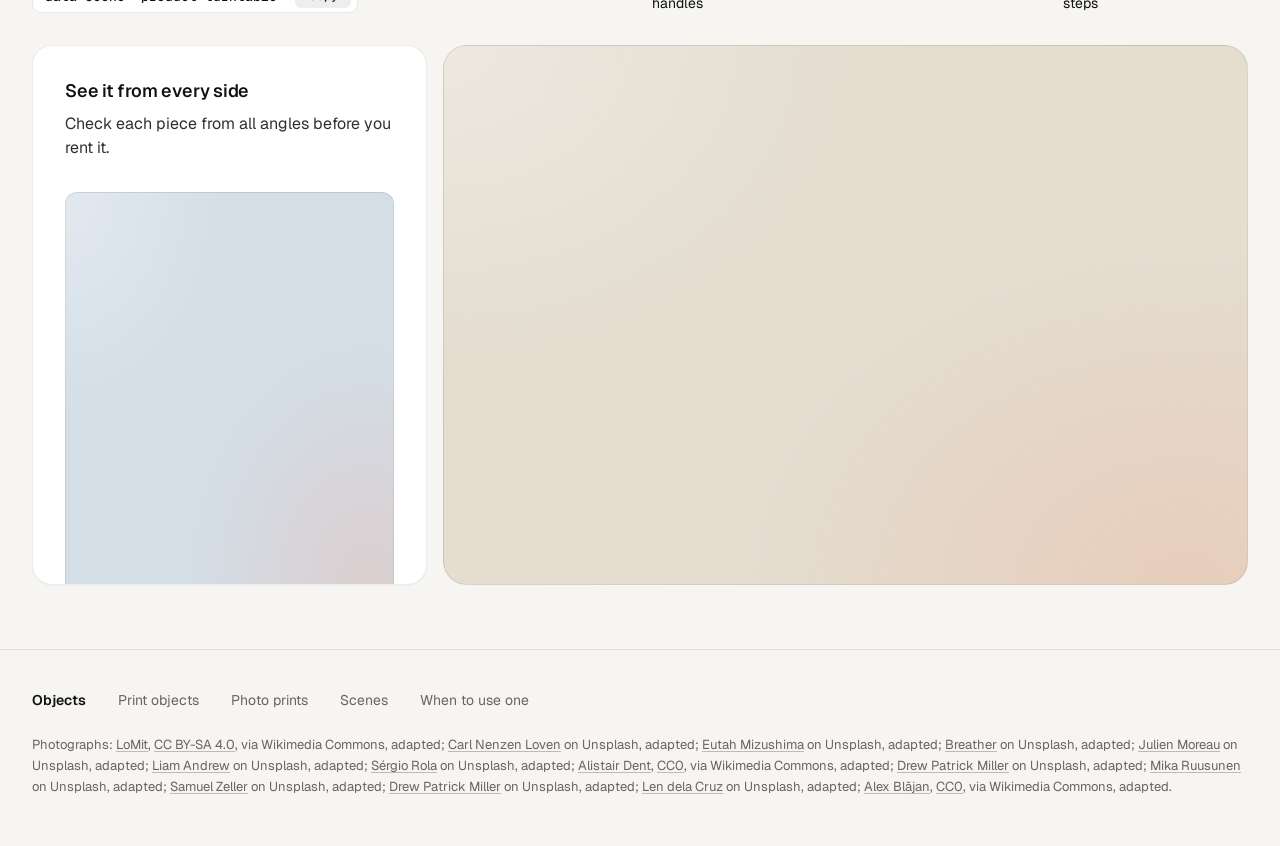
<file: .agents/skills/design-taste-frontend/assets/objects/index.html>
<!doctype html>
<html lang="en" data-palette="paper">
<head>
<script>window.__tpGlMax = 16;   /* a gallery shows many live effects at once; a page of a site keeps the default 4 (fx.js) */</script>
<meta charset="utf-8">
<meta name="viewport" content="width=device-width, initial-scale=1">
<title>Objects</title>
<meta name="description" content="Thirteen objects for one strong moment a page: products drawn in code, photographs printed by a shader, scenes that answer the pointer.">
<link rel="icon" href="data:,">
<link rel="preconnect" href="https://fonts.googleapis.com">
<link rel="preconnect" href="https://fonts.gstatic.com" crossorigin>
<link href="https://fonts.googleapis.com/css2?family=Geist:wght@300..700&family=Geist+Mono:wght@400;500&display=swap" rel="stylesheet">
<link rel="stylesheet" href="../ui/base.css">
<link rel="stylesheet" href="../ui/cards.css">
<style>
  /* palettes: page tokens, four grounds (--g1 sand, --g2 sky, --g3 sage, --g4 deep) and the globe's sea */
  :root {
    --font-text: "Geist", system-ui, sans-serif; --font-mono: "Geist Mono", ui-monospace, monospace;
    --ease: cubic-bezier(.2, .7, .2, 1);
    --gutter: 32px; --max: 1312px;
  }
  [data-palette="paper"] { --bg: #f6f5f1; --card: #ffffff; --surface: #ffffff; --ink: #111110; --muted: #66655f; --accent: #e5531c; --accent-ink: #ffffff;
    --g1: #e4ddd0; --g2: #d4dee7; --g3: #dbe2d3; --g4: #1a2230; --sea: #2f6aa8; --line: rgb(17 17 16 / 0.09); }
  [data-palette="stone"] { --bg: #e6e5e1; --card: #f3f2ef; --surface: #f3f2ef; --ink: #1a1b1d; --muted: #5d5e62; --accent: #2456d6; --accent-ink: #ffffff;
    --g1: #d6d5d0; --g2: #c9d4df; --g3: #dad3c6; --g4: #1d2633; --sea: #2456d6; --line: rgb(26 27 29 / 0.1); }
  [data-palette="graphite"] { --bg: #0b0b0c; --card: #141416; --surface: #141416; --ink: #f2f2ef; --muted: #96979c; --accent: #ff7a3c; --accent-ink: #120c08;
    --g1: #1e1d1b; --g2: #17202a; --g3: #1b201b; --g4: #23262c; --sea: #4f9be0; --line: rgb(242 242 239 / 0.09); }
  [data-palette="night"] { --bg: #070b14; --card: #0e1420; --surface: #0e1420; --ink: #e9edf3; --muted: #8b94a4; --accent: #5ab9fc; --accent-ink: #07101a;
    --g1: #121a29; --g2: #0f2231; --g3: #16202b; --g4: #1b2536; --sea: #5ab9fc; --line: rgb(233 237 243 / 0.09); }

  * { box-sizing: border-box; }
  html { scroll-padding-top: 64px; }
  html, body { margin: 0; }
  body { font-family: var(--font-text); background: var(--bg); color: var(--ink); -webkit-font-smoothing: antialiased; font-size: 16px; line-height: 1.5;
    transition: background-color 320ms var(--ease), color 320ms var(--ease); }
  a { color: inherit; }
  .wrap { max-width: var(--max); margin: 0 auto; padding: 0 var(--gutter); }

  /* ------------------------------------------------ the bar */
  .bar { position: sticky; top: 0; z-index: 30; background: color-mix(in oklab, var(--bg) 84%, transparent); backdrop-filter: blur(16px) saturate(1.2); border-bottom: 1px solid var(--line); }
  .bar__in { height: 64px; display: flex; align-items: center; gap: 32px; }
  .brand { display: inline-flex; align-items: center; gap: 10px; font-weight: 600; font-size: 15px; letter-spacing: -0.01em; text-decoration: none; }
  .brand svg { width: 22px; height: 22px; }
  .brand svg .a { fill: var(--accent); transition: transform 420ms var(--ease); transform-origin: 11px 11px; }
  .brand:hover svg .a { transform: rotate(90deg); }
  .nav { display: flex; gap: 24px; font-size: 14px; }
  .nav a { position: relative; text-decoration: none; color: var(--muted); transition: color 180ms ease; padding: 6px 0; }
  .nav a::after { content: ""; position: absolute; left: 0; right: 0; bottom: 0; height: 1px; background: currentColor; transform: scaleX(0); transform-origin: left; transition: transform 260ms var(--ease); }
  .nav a:hover { color: var(--ink); }
  .nav a:hover::after { transform: scaleX(1); }
  .sp { flex: 1; }
  .swatches { display: flex; align-items: center; gap: 6px; padding: 4px; border-radius: 999px; border: 1px solid var(--line); background: var(--card); }
  .sw { position: relative; width: 26px; height: 26px; border-radius: 50%; border: 0; padding: 0; cursor: pointer; background: linear-gradient(135deg, var(--s-bg) 0 50%, var(--s-ac) 50% 100%);
    box-shadow: inset 0 0 0 1px rgb(0 0 0 / 0.12); transition: transform 200ms var(--ease); }
  .sw::after { content: ""; position: absolute; inset: -3px; border-radius: 50%; box-shadow: 0 0 0 1.5px var(--ink); opacity: 0; transform: scale(0.8); transition: opacity 200ms ease, transform 260ms var(--ease); }
  .sw:hover { transform: scale(1.08); }
  .sw:active { transform: scale(0.94); }
  .sw[aria-pressed="true"]::after { opacity: 1; transform: scale(1); }
  .sw:focus-visible { outline: 2px solid var(--ink); outline-offset: 3px; }
  .sw-label { font-size: 13px; color: var(--muted); min-width: 60px; text-align: right; }

  /* ------------------------------------------------ grounds: a soft lit mesh of the ground's own tone, a fine grain */
  .gr, .card > .panel.gr { --calm-k: 0%; background-color: var(--pg);
    background-image:
      radial-gradient(80% 90% at 92% 100%, color-mix(in oklab, var(--accent) 13%, var(--pg)), transparent 68%),
      radial-gradient(70% 80% at 0% 0%, color-mix(in oklab, var(--lift, #ffffff) var(--lift-k, 34%), var(--pg)), transparent 72%); }
  .gr.dk, [data-palette="graphite"] .gr, [data-palette="night"] .gr { --lift: #ffffff; --lift-k: 6%; }
  .grain { position: absolute; inset: 0; z-index: 0; pointer-events: none; opacity: .32; mix-blend-mode: soft-light; border-radius: inherit;
    background-image: url("data:image/svg+xml;utf8,<svg xmlns='http://www.w3.org/2000/svg' width='160' height='160'><filter id='n'><feTurbulence type='fractalNoise' baseFrequency='.85' numOctaves='2' stitchTiles='stitch'/><feColorMatrix values='0 0 0 0 .5  0 0 0 0 .5  0 0 0 0 .5  0 0 0 .9 0'/></filter><rect width='100%' height='100%' filter='url(%23n)'/></svg>"); }
  .slot { position: absolute; inset: 0; z-index: 1; border-radius: inherit; }
  .slot > .host { position: absolute; inset: 0; border-radius: inherit; overflow: hidden; }

  /* ------------------------------------------------ hero */
  .hero { min-height: calc(100svh - 64px); display: grid; align-items: center; padding: 56px 0; }
  .hero__grid { display: grid; grid-template-columns: repeat(12, minmax(0, 1fr)); gap: 24px; align-items: center; }
  .hero__copy { grid-column: 1 / span 5; }
  .hero h1 { margin: 0; font-size: clamp(44px, 3.4vw + 12px, 72px); line-height: 1.02; letter-spacing: -0.045em; font-weight: 520; text-wrap: balance; }
  .hero__lede { margin: 24px 0 0; font-size: 19px; line-height: 1.5; color: var(--muted); max-width: 40ch; text-wrap: pretty; }
  .index { margin: 40px 0 0; padding: 0; list-style: none; border-top: 1px solid var(--line); max-width: 460px; }
  .index a { display: grid; grid-template-columns: 1fr auto 20px; align-items: center; gap: 16px; padding: 14px 0; border-bottom: 1px solid var(--line); text-decoration: none; font-size: 16px; font-weight: 500; }
  .index a span { font: 500 13px/1 var(--font-mono); color: var(--muted); }
  .index a svg { width: 16px; height: 16px; transition: transform 260ms var(--ease); }
  .index a:hover svg { transform: translateX(4px); }
  .hero__pics { grid-column: 7 / span 6; display: grid; grid-template-columns: 1fr 1fr; gap: 16px; height: min(70svh, 660px); min-height: 440px; }
  .pic { position: relative; overflow: clip; border-radius: 20px; border: 1px solid var(--line); isolation: isolate; }
  .pic img { position: absolute; inset: 0; width: 100%; height: 100%; object-fit: cover; object-position: 50% 42%; display: block; }
  .pic--down { margin-top: 48px; }

  /* ------------------------------------------------ an object, one screen */
  .obj { min-height: calc(100svh - 64px); display: grid; align-content: center; padding: 64px 0; border-top: 1px solid var(--line); }
  .obj__head { display: grid; grid-template-columns: repeat(12, minmax(0, 1fr)); gap: 24px; align-items: end; margin-bottom: 32px; }
  .obj__title { grid-column: 1 / span 5; }
  .obj__n { margin: 0 0 14px; font: 500 13px/1 var(--font-mono); color: var(--muted); display: flex; gap: 10px; align-items: center; }
  .obj__n b { color: var(--ink); font-weight: 500; }
  .obj__n i { width: 6px; height: 6px; border-radius: 50%; background: var(--accent); display: inline-block; }
  .obj h2 { margin: 0; font-size: clamp(34px, 1.9vw + 16px, 52px); line-height: 1.04; letter-spacing: -0.035em; font-weight: 520; text-wrap: balance; }
  .obj__about { grid-column: 7 / span 6; }
  .obj__line { margin: 0; font-size: 17px; line-height: 1.5; color: color-mix(in oklab, var(--ink) 82%, var(--bg)); max-width: 52ch; text-wrap: pretty; }
  .facts { display: grid; grid-template-columns: repeat(3, minmax(0, 1fr)); gap: 20px; margin: 20px 0 0; }
  .facts div { border-top: 1px solid var(--line); padding-top: 10px; }
  .facts dt { font: 500 12px/1 var(--font-mono); color: var(--muted); text-transform: uppercase; letter-spacing: .04em; }
  .facts dd { margin: 8px 0 0; font-size: 14px; line-height: 1.4; }
  .copy { margin-top: 24px; display: inline-flex; align-items: center; gap: 10px; height: 34px; padding: 0 6px 0 12px; border-radius: 9px; border: 1px solid var(--line);
    background: var(--card); color: var(--ink); font: 500 13px/1 var(--font-mono); cursor: pointer; transition: border-color 180ms ease, transform 160ms var(--ease); }
  .copy:hover { border-color: color-mix(in oklab, var(--ink) 24%, transparent); }
  .copy:active { transform: scale(0.97); }
  .copy:focus-visible { outline: 2px solid var(--ink); outline-offset: 2px; }
  .copy em { font-style: normal; display: inline-grid; place-items: center; height: 24px; padding: 0 8px; border-radius: 6px; background: color-mix(in oklab, var(--ink) 7%, transparent); font-family: var(--font-text); font-size: 12px; overflow: hidden; }
  .copy em span { grid-area: 1 / 1; transition: transform 260ms var(--ease), opacity 200ms ease; }
  .copy em span + span { transform: translateY(110%); opacity: 0; }
  .copy.done em span:first-child { transform: translateY(-110%); opacity: 0; }
  .copy.done em span + span { transform: none; opacity: 1; }

  .duo { display: grid; grid-template-columns: repeat(12, minmax(0, 1fr)); gap: 16px; height: clamp(400px, calc(100svh - 360px), 600px); }
  .big { grid-column: 1 / span 8; position: relative; overflow: clip; isolation: isolate; border-radius: 24px; border: 1px solid var(--line); }
  .duo .card { grid-column: 9 / span 4; }
  .obj:nth-of-type(even) .big { grid-column: 5 / span 8; grid-row: 1; }
  .obj:nth-of-type(even) .duo .card { grid-column: 1 / span 4; grid-row: 1; }
  .duo .card > .panel { flex: 1 1 auto; min-height: 0; }

  /* ------------------------------------------------ footer */
  .foot { border-top: 1px solid var(--line); padding: 40px 0 48px; font-size: 14px; color: var(--muted); }
  .foot__row { display: flex; flex-wrap: wrap; gap: 12px 32px; align-items: baseline; }
  .foot__row b { color: var(--ink); font-weight: 600; }
  .foot__row a { text-decoration: none; }
  .foot__row a:hover { color: var(--ink); }
  .credits { margin: 24px 0 0; font-size: 13px; line-height: 1.6; color: var(--muted); }
  .credits a { text-decoration: underline; text-decoration-color: color-mix(in oklab, currentColor 40%, transparent); text-underline-offset: 2px; }

  @media (max-width: 1023px) {
    .hero__copy, .hero__pics { grid-column: 1 / -1; }
    .hero__pics { height: auto; min-height: 0; }
    .pic { aspect-ratio: 3 / 4; }
    .obj__title, .obj__about { grid-column: 1 / -1; }
    .duo { height: auto; grid-template-columns: minmax(0, 1fr); }
    .big, .duo .card, .obj:nth-of-type(even) .big, .obj:nth-of-type(even) .duo .card { grid-column: 1 / -1; grid-row: auto; }
    .big { aspect-ratio: 4 / 3; }
    .duo .card > .panel { flex: none; height: 320px; }
  }
  @media (max-width: 760px) {
    :root { --gutter: 16px; }
    .nav, .sw-label { display: none; }
    .hero { padding: 32px 0 40px; }
    .hero__lede { font-size: 17px; }
    .hero__pics { gap: 10px; }
    .pic { border-radius: 16px; }
    .pic--down { margin-top: 28px; }
    .obj { padding: 72px 0; min-height: 0; }
    .obj .wrap { display: flex; flex-direction: column; }
    .obj__head, .obj__about { display: contents; }
    .obj__title { order: 1; margin-bottom: 16px; }
    .obj__line { order: 2; margin-bottom: 28px; }
    .duo { order: 3; }
    .facts { order: 4; margin-top: 28px; }
    .copy, .index { display: none; }
    .facts { grid-template-columns: minmax(0, 1fr); gap: 0; }
    .facts div { display: grid; grid-template-columns: 96px 1fr; gap: 12px; padding: 10px 0; }
    .facts dd { margin: 0; }
    .big { aspect-ratio: 4 / 5; border-radius: 18px; }
    .duo .card > .panel { height: 300px; }
  }
  @media (prefers-reduced-motion: reduce) { *, *::before, *::after { transition-duration: 0ms !important; } }
</style>
</head>
<body>
<header class="bar">
  <div class="wrap bar__in">
    <a class="brand" href="#top" aria-label="Objects, back to the top">
      <svg viewBox="0 0 22 22" aria-hidden="true"><rect x="1" y="1" width="20" height="20" rx="6" fill="currentColor"/><rect class="a" x="7" y="7" width="8" height="8" rx="2"/></svg>
      Objects
    </a>
    <nav class="nav" aria-label="Families">
      <a href="#print-cup">Print objects</a>
      <a href="#photo-halftone">Photo prints</a>
      <a href="#split-reveal">Scenes</a>
    </nav>
    <span class="sp"></span>
    <span class="sw-label" id="sw-label">Paper</span>
    <div class="swatches" role="group" aria-label="Palette">
      <button type="button" class="sw" data-pal="paper" aria-label="Paper" aria-pressed="true" style="--s-bg:#f6f5f1;--s-ac:#e5531c"></button>
      <button type="button" class="sw" data-pal="stone" aria-label="Stone" aria-pressed="false" style="--s-bg:#e6e5e1;--s-ac:#2456d6"></button>
      <button type="button" class="sw" data-pal="graphite" aria-label="Graphite" aria-pressed="false" style="--s-bg:#141416;--s-ac:#ff7a3c"></button>
      <button type="button" class="sw" data-pal="night" aria-label="Night" aria-pressed="false" style="--s-bg:#0e1420;--s-ac:#5ab9fc"></button>
    </div>
  </div>
</header>

<main id="top">
  <section class="hero">
    <div class="wrap hero__grid">
      <div class="hero__copy">
        <h1>Objects for one strong moment a page.</h1>
        <p class="hero__lede">Products drawn in code, photographs printed by a shader, and scenes that answer the pointer. A photograph leads where there is one. An object leads where there is none.</p>
        <ul class="index">
          <li><a href="#print-cup">Print objects <span>05</span><svg viewBox="0 0 16 16" fill="none" stroke="currentColor" stroke-width="1.5" aria-hidden="true"><path d="M3 8h10M9 4l4 4-4 4"/></svg></a></li>
          <li><a href="#photo-halftone">Photo prints <span>03</span><svg viewBox="0 0 16 16" fill="none" stroke="currentColor" stroke-width="1.5" aria-hidden="true"><path d="M3 8h10M9 4l4 4-4 4"/></svg></a></li>
          <li><a href="#split-reveal">Scenes <span>05</span><svg viewBox="0 0 16 16" fill="none" stroke="currentColor" stroke-width="1.5" aria-hidden="true"><path d="M3 8h10M9 4l4 4-4 4"/></svg></a></li>
        </ul>
      </div>
      <div class="hero__pics">
        <div class="pic"><img src="photo-kit/photos/lamp.jpg" width="1280" height="1757" alt="Cream ceramic table lamp on a glossy side table in low sun" decoding="async"></div>
        <article class="pic pic--down gr" style="--pg: var(--g1)" aria-label="A balanced-arm desk lamp">
          <div class="grain"></div>
          <div class="slot" data-slot='{"kind":"print","id":"print-lamp","place":"card","ground":"g1","params":{"size":1.06,"x":-0.08,"y":-0.2}}'></div>
        </article>
      </div>
    </div>
  </section>

  <!-- ===================================================== print objects -->
  <section class="obj" id="print-cup">
    <div class="wrap">
      <div class="obj__head">
        <div class="obj__title"><p class="obj__n"><i></i><b>01</b> Print object</p><h2>Cup and saucer</h2>
          <button type="button" class="copy" data-copy='<div data-print="print-cup" data-print-place="card"></div>'>data-print="print-cup"<em><span>Copy</span><span>Copied</span></em></button></div>
        <div class="obj__about">
          <p class="obj__line">A porcelain cup of coffee on its saucer, the glaze in your accent. Click it to stir.</p>
          <dl class="facts"><div><dt>Leads</dt><dd>A tableware maker with no photographs</dd></div><div><dt>As a print</dt><dd>A software card about a morning</dd></div><div><dt>GPU</dt><dd>High while it turns, one frame at rest</dd></div></dl>
        </div>
      </div>
      <div class="duo">
        <article class="big gr" style="--pg: var(--g1)"><div class="grain"></div>
          <div class="slot" data-slot='{"kind":"print","id":"print-cup","place":"hero","ground":"g1","params":{"size":0.96,"x":0.16,"y":-0.04}}'></div></article>
        <article class="card"><h3>Morning digest</h3><p>One email at 8:00 with everything that changed overnight.</p>
          <div class="panel gr" style="--pg: var(--g2)"><div class="grain"></div>
            <div class="slot" data-slot='{"kind":"print","id":"print-cup","place":"card","ground":"g2","params":{"effect":"halftone","turn":0}}'></div></div></article>
      </div>
    </div>
  </section>

  <section class="obj" id="print-wheel">
    <div class="wrap">
      <div class="obj__head">
        <div class="obj__title"><p class="obj__n"><i></i><b>02</b> Print object</p><h2>Bicycle wheel</h2>
          <button type="button" class="copy" data-copy='<div data-print="print-wheel" data-print-place="card"></div>'>data-print="print-wheel"<em><span>Copy</span><span>Copied</span></em></button></div>
        <div class="obj__about">
          <p class="obj__line">A road wheel with a tan-wall tyre, an alloy rim and 24 spokes, the hub in your accent. Click it to spin it up.</p>
          <dl class="facts"><div><dt>Leads</dt><dd>A maker of wheels or hubs, never a whole bike</dd></div><div><dt>As a print</dt><dd>A card about speed or a mechanism</dd></div><div><dt>GPU</dt><dd>High while it turns, one frame at rest</dd></div></dl>
        </div>
      </div>
      <div class="duo">
        <article class="big gr" style="--pg: var(--g2)"><div class="grain"></div>
          <div class="slot" data-slot='{"kind":"print","id":"print-wheel","place":"card","ground":"g2","params":{"size":1.34,"x":-0.08,"y":-0.3}}'></div></article>
        <article class="card"><h3>Background sync</h3><p>Runs every five minutes, whether the app is open or not.</p>
          <div class="panel gr" style="--pg: var(--g3)"><div class="grain"></div>
            <div class="slot" data-slot='{"kind":"print","id":"print-wheel","place":"card","ground":"g3","params":{"effect":"halftone","turn":0}}'></div></div></article>
      </div>
    </div>
  </section>

  <section class="obj" id="print-lamp">
    <div class="wrap">
      <div class="obj__head">
        <div class="obj__title"><p class="obj__n"><i></i><b>03</b> Print object</p><h2>Desk lamp</h2>
          <button type="button" class="copy" data-copy='<div data-print="print-lamp" data-print-place="card"></div>'>data-print="print-lamp"<em><span>Copy</span><span>Copied</span></em></button></div>
        <div class="obj__about">
          <p class="obj__line">A balanced-arm desk lamp on chrome springs, the base and shade enamelled in your accent. Click it to switch it on.</p>
          <dl class="facts"><div><dt>Leads</dt><dd>A lighting maker with no photographs</dd></div><div><dt>As a print</dt><dd>A card about focus or working late</dd></div><div><dt>GPU</dt><dd>High while it moves, one frame at rest</dd></div></dl>
        </div>
      </div>
      <div class="duo">
        <article class="big gr" style="--pg: var(--g3)"><div class="grain"></div>
          <div class="slot" data-slot='{"kind":"print","id":"print-lamp","place":"hero","ground":"g3","params":{"size":0.98,"x":0.14,"y":-0.06,"angle":-24}}'></div></article>
        <article class="card"><h3>Focus mode</h3><p>Alerts wait until you switch it off.</p>
          <div class="panel gr dk" style="--pg: var(--g4)"><div class="grain"></div>
            <div class="slot" data-slot='{"kind":"print","id":"print-lamp","place":"card","ground":"g4","params":{"effect":"dither","step":1,"turn":0}}' aria-label="A desk lamp, switched on"></div></div></article>
      </div>
    </div>
  </section>

  <section class="obj" id="print-globe">
    <div class="wrap">
      <div class="obj__head">
        <div class="obj__title"><p class="obj__n"><i></i><b>04</b> Print object</p><h2>Desk globe</h2>
          <button type="button" class="copy" data-copy='<div data-print="print-globe" data-print-place="card" data-print-params=&apos;{"effect":"engrave"}&apos;></div>'>data-print="print-globe"<em><span>Copy</span><span>Copied</span></em></button></div>
        <div class="obj__about">
          <p class="obj__line">A desk globe with the real coastlines, a brass meridian and a walnut stand. Its sea takes a blue or teal accent. Click it to spin.</p>
          <dl class="facts"><div><dt>Leads</dt><dd>A maker of globes or maps</dd></div><div><dt>As a print</dt><dd>A card about regions or shipping</dd></div><div><dt>GPU</dt><dd>High while it turns, one frame at rest</dd></div></dl>
        </div>
      </div>
      <div class="duo">
        <article class="big gr" style="--pg: var(--g2)"><div class="grain"></div>
          <div class="slot" data-slot='{"kind":"print","id":"print-globe","place":"card","ground":"g2","sea":true,"params":{"size":1.3,"x":-0.1,"y":-0.3}}'></div></article>
        <article class="card"><h3>14 regions</h3><p>Pick where your data lives. Move it later in two clicks.</p>
          <div class="panel gr dk" style="--pg: var(--g4)"><div class="grain"></div>
            <div class="slot" data-slot='{"kind":"print","id":"print-globe","place":"card","ground":"g4","sea":true,"params":{"effect":"engrave","turn":0}}'></div></div></article>
      </div>
    </div>
  </section>

  <section class="obj" id="print-cards">
    <div class="wrap">
      <div class="obj__head">
        <div class="obj__title"><p class="obj__n"><i></i><b>05</b> Print object</p><h2>Playing cards</h2>
          <button type="button" class="copy" data-copy='<div data-print="print-cards" data-print-place="card"></div>'>data-print="print-cards"<em><span>Copy</span><span>Copied</span></em></button></div>
        <div class="obj__about">
          <p class="obj__line">A stack of playing cards, the ace of diamonds face up and the backs in your accent. Click to fan them out.</p>
          <dl class="facts"><div><dt>Leads</dt><dd>A maker of card or board games</dd></div><div><dt>As a print</dt><dd>A games card about a hand or a deal</dd></div><div><dt>GPU</dt><dd>High while it moves, one frame at rest</dd></div></dl>
        </div>
      </div>
      <div class="duo">
        <article class="big gr" style="--pg: var(--g3)"><div class="grain"></div>
          <div class="slot" data-slot='{"kind":"print","id":"print-cards","place":"hero","ground":"g3","params":{"size":0.98,"x":0.16,"y":-0.04}}'></div></article>
        <article class="card"><h3>Fair draws</h3><p>Every shuffle is logged, so any player can check a deal.</p>
          <div class="panel gr" style="--pg: var(--g1)"><div class="grain"></div>
            <div class="slot" data-slot='{"kind":"print","id":"print-cards","place":"card","ground":"g1","params":{"effect":"halftone","turn":0}}'></div></div></article>
      </div>
    </div>
  </section>

  <!-- ===================================================== photo prints -->
  <section class="obj" id="photo-halftone">
    <div class="wrap">
      <div class="obj__head">
        <div class="obj__title"><p class="obj__n"><i></i><b>06</b> Photo print</p><h2>Halftone photograph</h2>
          <button type="button" class="copy" data-copy="import print from './assets/objects/photo-halftone/object.js'; print.mount(frame, { palette: fx.readPalette(frame) });">photo-halftone<em><span>Copy</span><span>Copied</span></em></button></div>
        <div class="obj__about">
          <p class="obj__line">One photograph in one ink: round dots on a 45° screen, clean paper in the light. Point at it and a loupe shows its colour.</p>
          <dl class="facts"><div><dt>Use</dt><dd>One photograph band on a design or software page</dd></div><div><dt>Never</dt><dd>A hero photograph, a cafe, a guesthouse</dd></div><div><dt>GPU</dt><dd>Low, one context, still at rest</dd></div></dl>
        </div>
      </div>
      <div class="duo">
        <article class="big gr" style="--pg: var(--g1)">
          <div class="slot" data-slot='{"kind":"photo","id":"photo-halftone","ground":"g1","photo":"concrete"}'></div></article>
        <article class="card"><h3>Screens for print</h3><p>Send any photograph to press as a one-ink halftone.</p>
          <div class="panel gr" style="--pg: var(--g2)">
            <div class="slot" data-slot='{"kind":"photo","id":"photo-halftone","ground":"g2","photo":"lamp","params":{"tint":1}}'></div></div></article>
      </div>
    </div>
  </section>

  <section class="obj" id="photo-engraving">
    <div class="wrap">
      <div class="obj__head">
        <div class="obj__title"><p class="obj__n"><i></i><b>07</b> Photo print</p><h2>Engraved photograph</h2>
          <button type="button" class="copy" data-copy="import print from './assets/objects/photo-engraving/object.js'; print.mount(frame, { palette: fx.readPalette(frame) });">photo-engraving<em><span>Copy</span><span>Copied</span></em></button></div>
        <div class="obj__about">
          <p class="obj__line">Diagonal lines that swell in the shadows and bend over the forms, over a light wash of the photograph's colour. Point at it and the lines part.</p>
          <dl class="facts"><div><dt>Use</dt><dd>A tile whose subject is the photograph</dd></div><div><dt>Never</dt><dd>A hero photograph, a cafe, a guesthouse</dd></div><div><dt>GPU</dt><dd>Low, one context, still at rest</dd></div></dl>
        </div>
      </div>
      <div class="duo">
        <article class="big gr" style="--pg: var(--g2)">
          <div class="slot" data-slot='{"kind":"photo","id":"photo-engraving","ground":"g2","photo":"platform","photoDark":"concrete"}'></div></article>
        <article class="card"><h3>Line art from a photo</h3><p>Turn a product shot into a plate for packaging.</p>
          <div class="panel gr" style="--pg: var(--g3)">
            <div class="slot" data-slot='{"kind":"photo","id":"photo-engraving","ground":"g3","photo":"concrete","photoDark":"room"}'></div></div></article>
      </div>
    </div>
  </section>

  <section class="obj" id="photo-dither">
    <div class="wrap">
      <div class="obj__head">
        <div class="obj__title"><p class="obj__n"><i></i><b>08</b> Photo print</p><h2>Dithered photograph</h2>
          <button type="button" class="copy" data-copy="import print from './assets/objects/photo-dither/object.js'; print.mount(frame, { palette: fx.readPalette(frame) });">photo-dither<em><span>Copy</span><span>Copied</span></em></button></div>
        <div class="obj__about">
          <p class="obj__line">A three-colour grain from the photograph's deepest and most colourful tones. Point at it and the photograph develops through the grain.</p>
          <dl class="facts"><div><dt>Use</dt><dd>A games or AI page's one photograph</dd></div><div><dt>Never</dt><dd>A hero photograph, a cafe, a guesthouse</dd></div><div><dt>GPU</dt><dd>Low, one context, still at rest</dd></div></dl>
        </div>
      </div>
      <div class="duo">
        <article class="big gr" style="--pg: var(--g3)">
          <div class="slot" data-slot='{"kind":"photo","id":"photo-dither","ground":"g3","photo":"room"}'></div></article>
        <article class="card"><h3>Three colours, any picture</h3><p>A grain that keeps a photograph readable in two inks and the paper.</p>
          <div class="panel gr" style="--pg: var(--g1)">
            <div class="slot" data-slot='{"kind":"photo","id":"photo-dither","ground":"g1","photo":"platform"}'></div></div></article>
      </div>
    </div>
  </section>

  <!-- ===================================================== scenes -->
  <section class="obj" id="split-reveal">
    <div class="wrap">
      <div class="obj__head">
        <div class="obj__title"><p class="obj__n"><i></i><b>09</b> Scene</p><h2>Split reveal</h2>
          <button type="button" class="copy" data-copy='<div data-scene="split-reveal" data-scene-src="assets/img/photo.jpg"></div>'>data-scene="split-reveal"<em><span>Copy</span><span>Copied</span></em></button></div>
        <div class="obj__about">
          <p class="obj__line">One photograph, half of it printed as a halftone screen. The line follows the pointer; on a phone it follows a drag.</p>
          <dl class="facts"><div><dt>Use</dt><dd>A photo or design app, a device, a game's key art</dd></div><div><dt>Never</dt><dd>A place, a service, a product page</dd></div><div><dt>GPU</dt><dd>Low, drawn only while the line moves</dd></div></dl>
        </div>
      </div>
      <div class="duo">
        <article class="big gr" style="--pg: var(--g2)">
          <div class="slot" data-slot='{"kind":"scene","id":"split-reveal","ground":"g2","src":"default"}'></div></article>
        <article class="card"><h3>Before and after</h3><p>Drag the line to compare the print with the original.</p>
          <div class="panel gr" style="--pg: var(--g1)">
            <div class="slot" data-slot='{"kind":"scene","id":"split-reveal","ground":"g1","src":"roof","params":{"side":"right","split":0.42}}'></div></div></article>
      </div>
    </div>
  </section>

  <section class="obj" id="dither-sequence">
    <div class="wrap">
      <div class="obj__head">
        <div class="obj__title"><p class="obj__n"><i></i><b>10</b> Scene</p><h2>Dither sequence</h2>
          <button type="button" class="copy" data-copy='<div data-scene="dither-sequence" data-scene-src=&apos;[{"src":"a.jpg"},{"src":"b.jpg"}]&apos;></div>'>data-scene="dither-sequence"<em><span>Copy</span><span>Copied</span></em></button></div>
        <div class="obj__about">
          <p class="obj__line">Two to six photographs that belong together, dithered and cut one to the next like a slow film. Move across it to pick a frame.</p>
          <dl class="facts"><div><dt>Use</dt><dd>A device from several sides, a game's scenes</dd></div><div><dt>Never</dt><dd>A random or mood set of pictures</dd></div><div><dt>GPU</dt><dd>Low, drawn only during a cut</dd></div></dl>
        </div>
      </div>
      <div class="duo">
        <article class="big gr" style="--pg: var(--g3)">
          <div class="slot" data-slot='{"kind":"scene","id":"dither-sequence","ground":"g3","src":"default"}'></div></article>
        <article class="card"><h3>Every version kept</h3><p>Step back through earlier versions of a picture.</p>
          <div class="panel gr" style="--pg: var(--g2)">
            <div class="slot" data-slot='{"kind":"scene","id":"dither-sequence","ground":"g2","src":"spirals","params":{"fit":"contain","autoplay":0}}'></div></div></article>
      </div>
    </div>
  </section>

  <section class="obj" id="dot-object">
    <div class="wrap">
      <div class="obj__head">
        <div class="obj__title"><p class="obj__n"><i></i><b>11</b> Scene</p><h2>Dot object</h2>
          <button type="button" class="copy" data-copy='<div data-scene="dot-object" data-scene-src="assets/img/object-on-white.jpg"></div>'>data-scene="dot-object"<em><span>Copy</span><span>Copied</span></em></button></div>
        <div class="obj__about">
          <p class="obj__line">An object cut out of its photograph and set in dots that keep its tones. Under the pointer the dots take its real colour.</p>
          <dl class="facts"><div><dt>Use</dt><dd>A thing shot on a plain ground, or a cut-out</dd></div><div><dt>Never</dt><dd>A busy or sunlit background</dd></div><div><dt>GPU</dt><dd>Low, one draw call while the loupe moves</dd></div></dl>
        </div>
      </div>
      <div class="duo">
        <article class="big gr" style="--pg: var(--g1)">
          <div class="slot" data-slot='{"kind":"scene","id":"dot-object","ground":"g1","src":"default"}'></div></article>
        <article class="card"><h3>Cut-outs in one click</h3><p>The ground is read from the border and left out.</p>
          <div class="panel gr" style="--pg: var(--g3)">
            <div class="slot" data-slot='{"kind":"scene","id":"dot-object","ground":"g3","src":"dahlia"}'></div></div></article>
      </div>
    </div>
  </section>

  <section class="obj" id="exploded-layers">
    <div class="wrap">
      <div class="obj__head">
        <div class="obj__title"><p class="obj__n"><i></i><b>12</b> Scene</p><h2>Exploded layers</h2>
          <button type="button" class="copy" data-copy='<div data-scene="exploded-layers" data-scene-src="assets/img/photo.jpg" data-scene-params=&apos;{"names":["Photo","Colour","Light","Depth"]}&apos;></div>'>data-scene="exploded-layers"<em><span>Copy</span><span>Copied</span></em></button></div>
        <div class="obj__about">
          <p class="obj__line">One photograph as four printed sheets in perspective. Hover and they open apart, each named in the product's own words.</p>
          <dl class="facts"><div><dt>Use</dt><dd>Software that works in layers: imaging, maps</dd></div><div><dt>Never</dt><dd>Sheets named after the effects</dd></div><div><dt>GPU</dt><dd>Low, drawn only while it opens</dd></div></dl>
        </div>
      </div>
      <div class="duo">
        <article class="big gr" style="--pg: var(--g2)">
          <div class="slot" data-slot='{"kind":"scene","id":"exploded-layers","ground":"g2","src":"default","params":{"names":["Photo","Colour","Light","Depth"]}}'></div></article>
        <article class="card"><h3>Edits you can undo</h3><p>Turn any layer off later without touching the rest.</p>
          <div class="panel gr" style="--pg: var(--g3)">
            <div class="slot" data-slot='{"kind":"scene","id":"exploded-layers","ground":"g3","src":"lattice"}'></div></div></article>
      </div>
    </div>
  </section>

  <section class="obj" id="product-turntable">
    <div class="wrap">
      <div class="obj__head">
        <div class="obj__title"><p class="obj__n"><i></i><b>13</b> Scene</p><h2>Product turntable</h2>
          <button type="button" class="copy" data-copy='<div data-scene="product-turntable" data-scene-params=&apos;{"form":"chair"}&apos;></div>'>data-scene="product-turntable"<em><span>Copy</span><span>Copied</span></em></button></div>
        <div class="obj__about">
          <p class="obj__line">A camera, a chair, a speaker or a cup, stepping round on a studio turntable. Move across it to turn it yourself.</p>
          <dl class="facts"><div><dt>Use</dt><dd>A kind of thing the software handles</dd></div><div><dt>Never</dt><dd>The client's own product</dd></div><div><dt>GPU</dt><dd>Low, drawn only while it steps</dd></div></dl>
        </div>
      </div>
      <div class="duo">
        <article class="big gr" style="--pg: var(--g1)">
          <div class="slot" data-slot='{"kind":"scene","id":"product-turntable","ground":"g1","params":{"form":"camera"}}' aria-label="A camera on a turntable"></div></article>
        <article class="card"><h3>See it from every side</h3><p>Check each piece from all angles before you rent it.</p>
          <div class="panel gr" style="--pg: var(--g2)">
            <div class="slot" data-slot='{"kind":"scene","id":"product-turntable","ground":"g2","params":{"form":"chair","start":-40,"autoplay":0}}' aria-label="A side chair"></div></div></article>
      </div>
    </div>
  </section>
</main>

<footer class="foot">
  <div class="wrap">
    <div class="foot__row">
      <b>Objects</b>
      <a href="_print-core/README.md">Print objects</a>
      <a href="photo-kit/README.md">Photo prints</a>
      <a href="_scenes/README.md">Scenes</a>
      <a href="../../references/effects-objects.md">When to use one</a>
    </div>
    <p class="credits" id="credits"></p>
  </div>
</footer>

<script type="module">
  /*
    The showcase's own mounting: every [data-slot] mounts when it comes near the screen and is destroyed
    when it leaves, and never more than MAX are mounted at once, so the page holds at most 4 live WebGL
    contexts (each mounted object holds one at most; still print objects hold none).
  */
  import fx from '../effects/fx.js';
  import { creditsLine } from './photo-kit/photo.js';
  import { DEFAULT_PHOTO as SPLIT } from './split-reveal/object.js';
  import { DEFAULT_SEQUENCE } from './dither-sequence/object.js';
  import { DEFAULT_PHOTO as TULIP } from './dot-object/object.js';
  import { DEFAULT_PHOTO as MIXER } from './exploded-layers/object.js';

  const MAX = 4, CAP = { print: 4, photo: 3, scene: 4 };
  const root = document.documentElement;
  const q = new URLSearchParams(location.search);
  const U = 'https://unsplash.com/license', CC0 = 'https://creativecommons.org/publicdomain/zero/1.0/';
  const SRC = {
    roof: { id: 618, ratio: 1.5, alt: 'Curving glass and steel lattice roof in black and white', by: 'Mika Ruusunen', licence: 'Unsplash licence', licenceUrl: U, page: 'https://unsplash.com/photos/ypVM8PnygUo' },
    lattice: { id: 893, ratio: 1.5, alt: 'Curved latticed building facade forming sweeping lines', by: 'Samuel Zeller', licence: 'Unsplash licence', licenceUrl: U, page: 'https://unsplash.com/photos/j0g8taxHZa0' },
    spirals: [
      { id: 949, ratio: 0.66, alt: 'A white spiral atrium under a glass dome, seen from below', by: 'Drew Patrick Miller', licence: 'Unsplash licence', licenceUrl: U, page: 'https://unsplash.com/photos/VLT62-JzddA' },
      { id: 679, ratio: 1, alt: 'Spiralling concrete curves around a small round window', by: 'Len dela Cruz', licence: 'Unsplash licence', licenceUrl: U, page: 'https://unsplash.com/photos/ScEKf8u7y-c' },
    ],
    dahlia: { id: 'commons-minimal-orange-dahlia', source: 'commons', ratio: 1.523, width: 5830, focus: [0.5, 0.5], alt: 'An orange dahlia on a black ground', by: 'Alex Blăjan', licence: 'CC0', licenceUrl: CC0,
      url: 'https://upload.wikimedia.org/wikipedia/commons/5/5e/Minimal_orange_dahlia_%28Unsplash%29.jpg', page: 'https://commons.wikimedia.org/wiki/File:Minimal_orange_dahlia_(Unsplash).jpg' },
  };
  const DEFAULTS = { 'split-reveal': SPLIT, 'dither-sequence': DEFAULT_SEQUENCE, 'dot-object': TULIP, 'exploded-layers': MIXER };
  const lib = await fetch(new URL('./photo-kit/photos.json', import.meta.url)).then(r => r.json()).catch(() => ({ photos: [] }));
  const PHOTOS = Object.fromEntries(lib.photos.map(p => [p.key, p]));

  // ---- palette: the page tokens, a ground's paper and an ink that reads on it
  const tok = n => getComputedStyle(root).getPropertyValue(n).trim();
  const lum = hex => { const h = hex.replace('#', ''); const c = [0, 2, 4].map(i => parseInt(h.slice(i, i + 2), 16) / 255); return 0.2126 * c[0] + 0.7152 * c[1] + 0.0722 * c[2]; };
  function paletteFor(cfg) {
    const bg = tok('--' + (cfg.ground || 'g1')), ink = tok('--ink');
    const light = lum(bg) > 0.4, pageLight = lum(ink) < 0.4;
    const gInk = light ? (pageLight ? ink : '#17181b') : (pageLight ? '#eef0f2' : ink);
    return fx.normalizePalette({ bg, surface: bg, ink: gInk, accent: cfg.sea ? tok('--sea') : tok('--accent'), accentInk: tok('--accent-ink') });
  }

  // ---- mounting
  const slots = [...document.querySelectorAll('[data-slot]')];
  const st = new Map(slots.map(el => [el, { cfg: JSON.parse(el.dataset.slot), near: false, ctrl: null, host: null, busy: false }]));
  const mods = new Map();
  const load = id => { if (!mods.has(id)) mods.set(id, import(`./${id}/object.js`).then(m => m.default)); return mods.get(id); };
  // a photo print may name a darker photograph for the dark palettes (a pale one prints as a light plate there)
  const isDark = () => lum(tok('--bg')) < 0.4;
  const photoKey = cfg => (cfg.photoDark && isDark() ? cfg.photoDark : cfg.photo);
  const srcOf = cfg => {
    if (cfg.kind === 'photo') return new URL('./photo-kit/' + PHOTOS[photoKey(cfg)].file, import.meta.url).href;
    if (!cfg.src) return undefined;
    return cfg.src === 'default' ? DEFAULTS[cfg.id] : SRC[cfg.src];
  };
  // a photo print's slot shows its photograph toned into the ground until the print draws, before it
  // mounts too: never an empty panel, even on a slow device
  function underlay(box, cfg) {
    if (cfg.kind !== 'photo') return;
    const p = PHOTOS[photoKey(cfg)];
    Object.assign(box.style, { backgroundColor: 'var(--pg)', backgroundImage: 'url(' + srcOf(cfg) + ')', backgroundSize: 'cover',
      backgroundPosition: (p.focus[0] * 100) + '% ' + (p.focus[1] * 100) + '%', backgroundBlendMode: 'luminosity' });
  }
  async function mount(el) {
    const s = st.get(el);
    s.busy = true;
    try {
      const obj = await load(s.cfg.id);
      if (!s.want) return;
      const host = document.createElement('div');
      host.className = 'host';
      if (el.hasAttribute('aria-label')) host.setAttribute('aria-label', el.getAttribute('aria-label'));
      el.appendChild(host);
      const cfg = s.cfg, palette = paletteFor(cfg);
      let ctrl;
      if (cfg.kind === 'print') ctrl = obj.mount(host, { place: cfg.place, params: cfg.params || {}, palette });
      else if (cfg.kind === 'photo') {
        const p = PHOTOS[photoKey(cfg)];
        s.photo = photoKey(cfg);
        underlay(host, cfg);
        ctrl = obj.mount(host, { palette, src: srcOf(cfg), params: { focusX: p.focus[0], focusY: p.focus[1], ...(cfg.params || {}) } });
      } else ctrl = obj.mount(host, { palette, src: srcOf(cfg), params: cfg.params || {} });
      s.ctrl = ctrl; s.host = host;
    } catch (e) { console.warn('objects:', s.cfg.id, e); }
    finally { s.busy = false; if (!s.want && s.ctrl) unmount(el); schedule(); }
  }
  function unmount(el) {
    const s = st.get(el);
    if (!s.ctrl) return;
    try { s.ctrl.destroy(); } catch (e) { console.warn(e); }
    s.host?.remove();
    s.ctrl = null; s.host = null;
  }
  let queued = 0;
  function reconcile() {
    queued = 0;
    const mid = innerHeight / 2;
    const dist = el => { const r = el.getBoundingClientRect(); return Math.abs((r.top + r.bottom) / 2 - mid); };
    // the nearest first, at most MAX, and at most CAP of one family (photo-kit warns past 3)
    const near = [], kinds = {};
    for (const el of slots.filter(e => st.get(e).near).sort((a, b) => dist(a) - dist(b))) {
      const k = st.get(el).cfg.kind;
      if (near.length < MAX && (kinds[k] || 0) < CAP[k]) { near.push(el); kinds[k] = (kinds[k] || 0) + 1; }
    }
    const want = new Set(near);
    for (const el of slots) { const s = st.get(el); s.want = want.has(el); if (!s.want && s.ctrl && !s.busy) unmount(el); }
    // never more than MAX mounted (or mounting) at once
    let count = slots.filter(el => { const s = st.get(el); return s.ctrl || s.busy; }).length;
    for (const el of near) { const s = st.get(el); if (!s.ctrl && !s.busy && count < MAX) { count++; mount(el); } }
  }
  const schedule = () => { if (!queued) queued = requestAnimationFrame(reconcile); };
  const io = new IntersectionObserver(es => { for (const e of es) st.get(e.target).near = e.isIntersecting; schedule(); }, { rootMargin: '60% 0px' });
  slots.forEach(el => io.observe(el));
  addEventListener('scroll', schedule, { passive: true });
  addEventListener('resize', schedule, { passive: true });

  // ---- palette switch
  const PAL = ['paper', 'stone', 'graphite', 'night'];
  const label = document.getElementById('sw-label');
  function setPalette(name, save) {
    if (!PAL.includes(name)) name = 'paper';
    root.dataset.palette = name;
    for (const b of document.querySelectorAll('[data-pal]')) b.setAttribute('aria-pressed', String(b.dataset.pal === name));
    label.textContent = name[0].toUpperCase() + name.slice(1);
    for (const [el, s] of st) {
      if (s.ctrl && s.cfg.kind === 'photo' && s.photo !== photoKey(s.cfg)) unmount(el);   // its photograph changes: mount it again
      else if (s.ctrl?.setPalette) s.ctrl.setPalette(paletteFor(s.cfg));
    }
    for (const [el, s] of st) underlay(el, s.cfg);
    schedule();
    if (save) try { localStorage.setItem('objects-palette', name); } catch (_) { /* private window */ }
  }
  let saved = null;
  try { saved = localStorage.getItem('objects-palette'); } catch (_) { /* private window */ }
  setPalette(q.get('palette') || saved || 'paper');
  document.querySelector('.swatches').addEventListener('click', e => { const b = e.target.closest('[data-pal]'); if (b) setPalette(b.dataset.pal, true); });

  // ---- copy a mount snippet
  document.addEventListener('click', async e => {
    const b = e.target.closest('.copy');
    if (!b) return;
    try { await navigator.clipboard.writeText(b.dataset.copy); } catch (_) { /* no clipboard: the button still answers */ }
    b.classList.add('done');
    clearTimeout(b._t); b._t = setTimeout(() => b.classList.remove('done'), 1400);
  });

  // ---- the one credit line
  const pk = ['lamp', 'concrete', 'platform', 'room'].map(k => PHOTOS[k]).filter(Boolean).map(p => ({ ...p, adapted: true }));
  const sc = [SPLIT, ...DEFAULT_SEQUENCE, TULIP, MIXER, SRC.roof, SRC.lattice, ...SRC.spirals, SRC.dahlia]
    .map(p => ({ ...p, source: p.source === 'commons' ? 'Wikimedia Commons' : (p.source || 'Unsplash'), adapted: true }));
  const seen = new Set();
  document.getElementById('credits').innerHTML = creditsLine([...pk, ...sc].filter(p => { const k = p.page || p.by; if (seen.has(k)) return false; seen.add(k); return true; }));

  // fetch every object's module and the photographs while the page is idle, so a panel mounts at once
  const prefetch = () => {
    const ids = [...new Set([...st.values()].map(s => s.cfg.id))];
    let i = 0;
    const next = () => { if (i < ids.length) load(ids[i++]).catch(() => {}).finally(() => setTimeout(next, 80)); };
    next();
    for (const p of Object.values(PHOTOS)) { const im = new Image(); im.decoding = 'async'; im.src = new URL('./photo-kit/' + p.file, import.meta.url).href; }
  };
  (window.requestIdleCallback || ((f) => setTimeout(f, 600)))(prefetch, { timeout: 1500 });

  window.__objects = { st, live: () => [...st.values()].filter(s => s.ctrl).length };
  if (document.fonts) await document.fonts.ready;
  root.dataset.ready = '1';
</script>
</body>
</html>
</file>
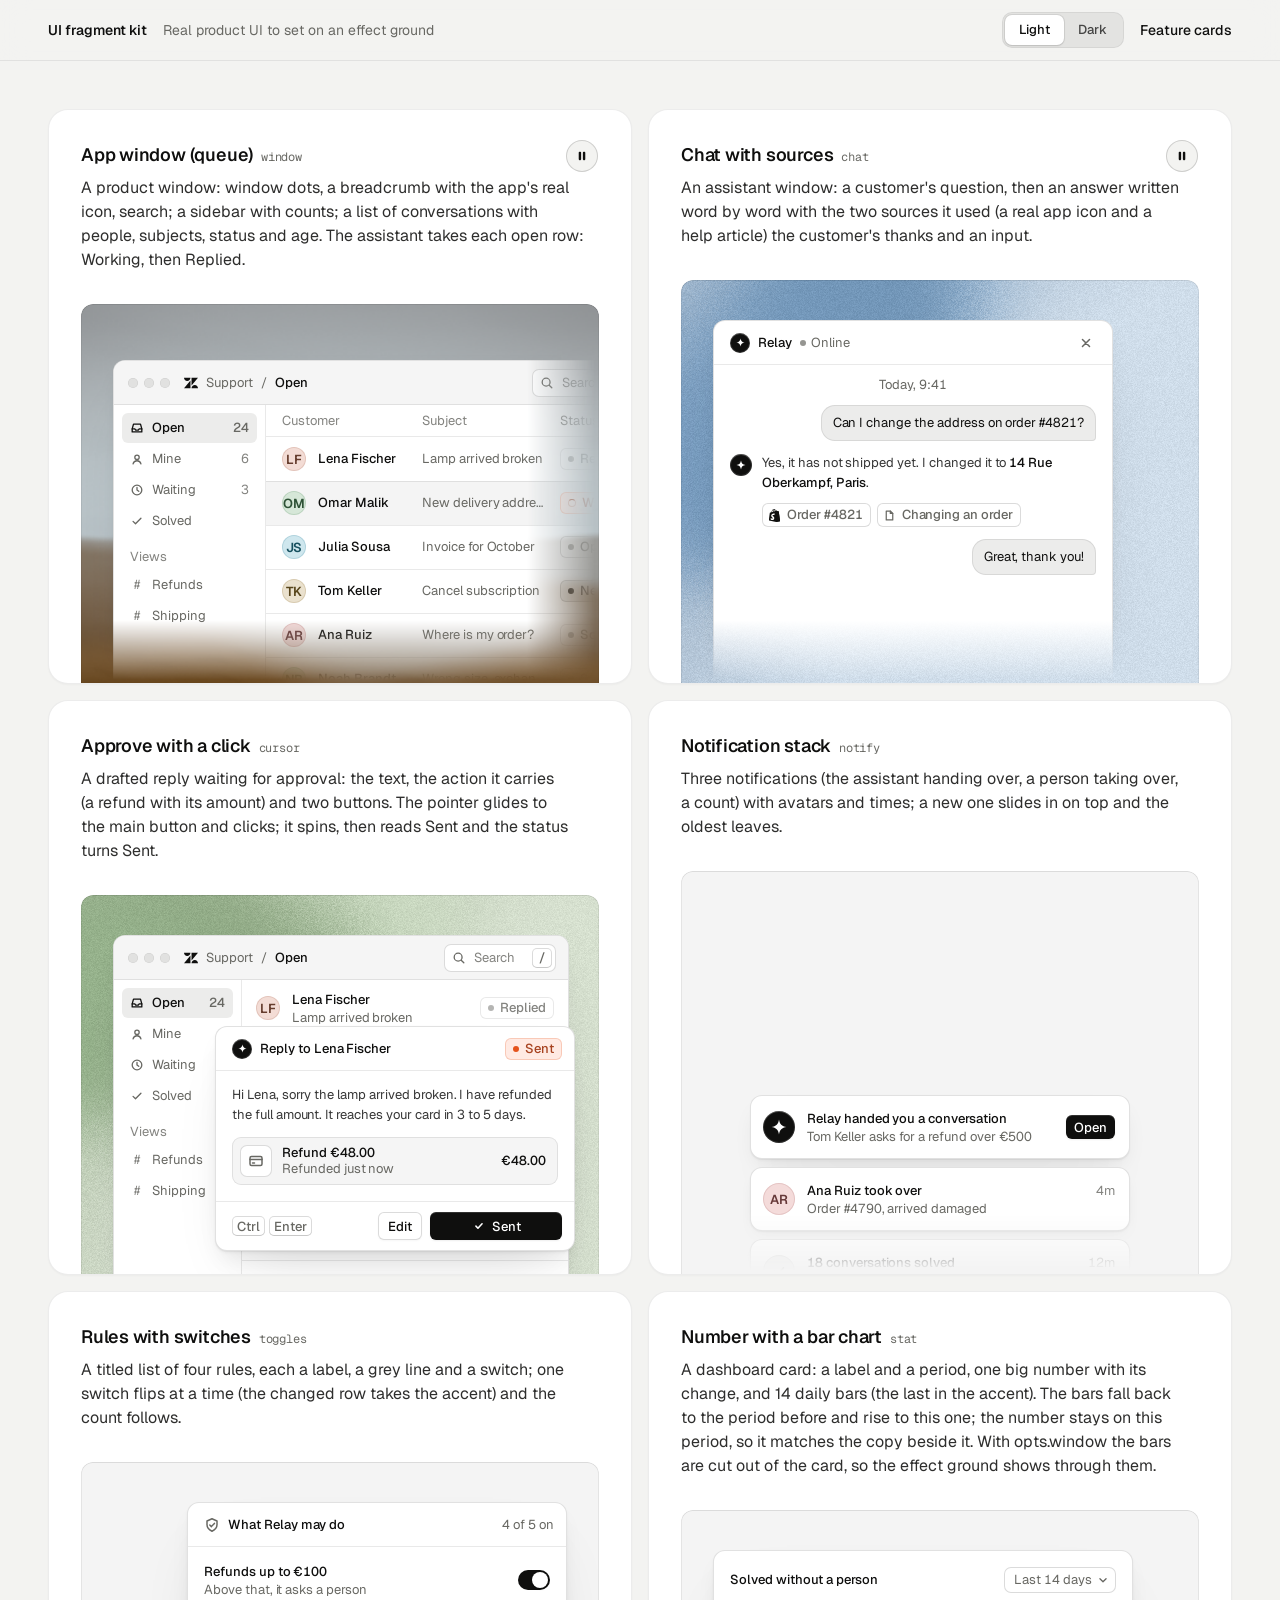
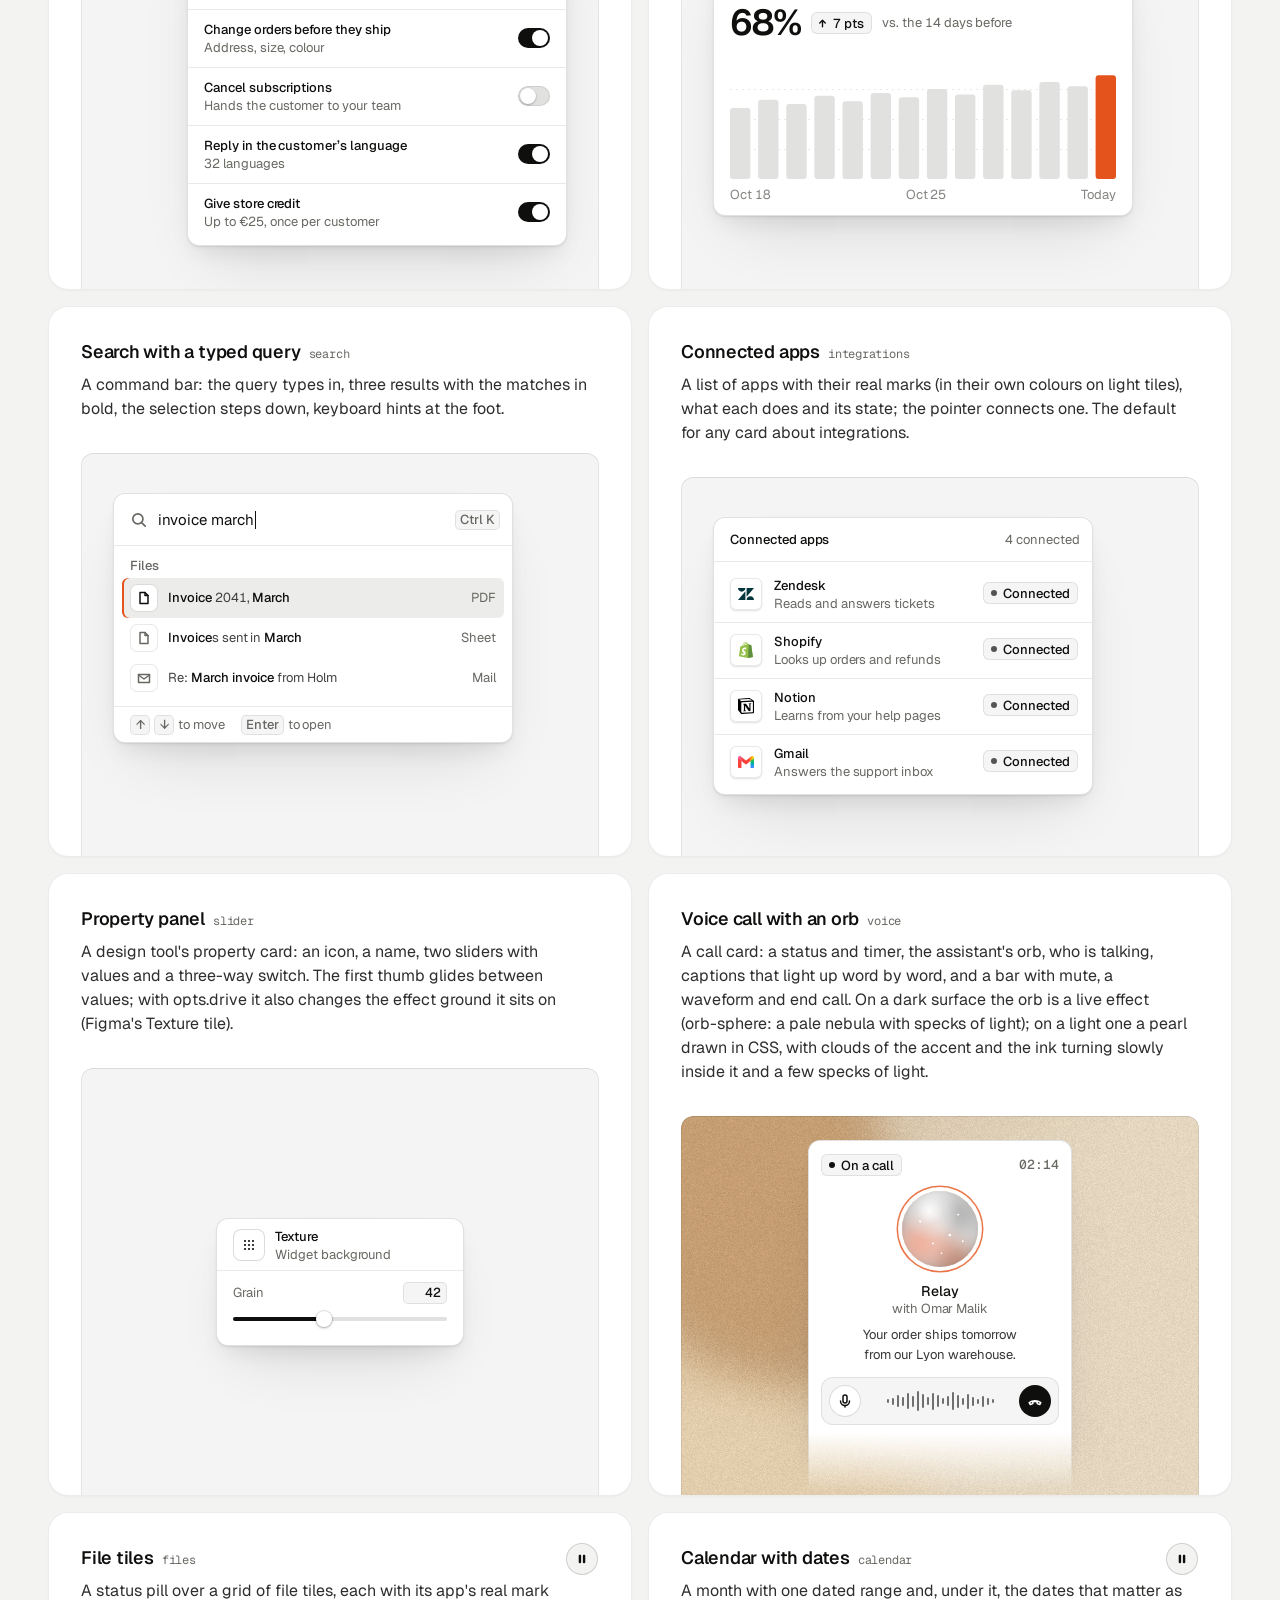
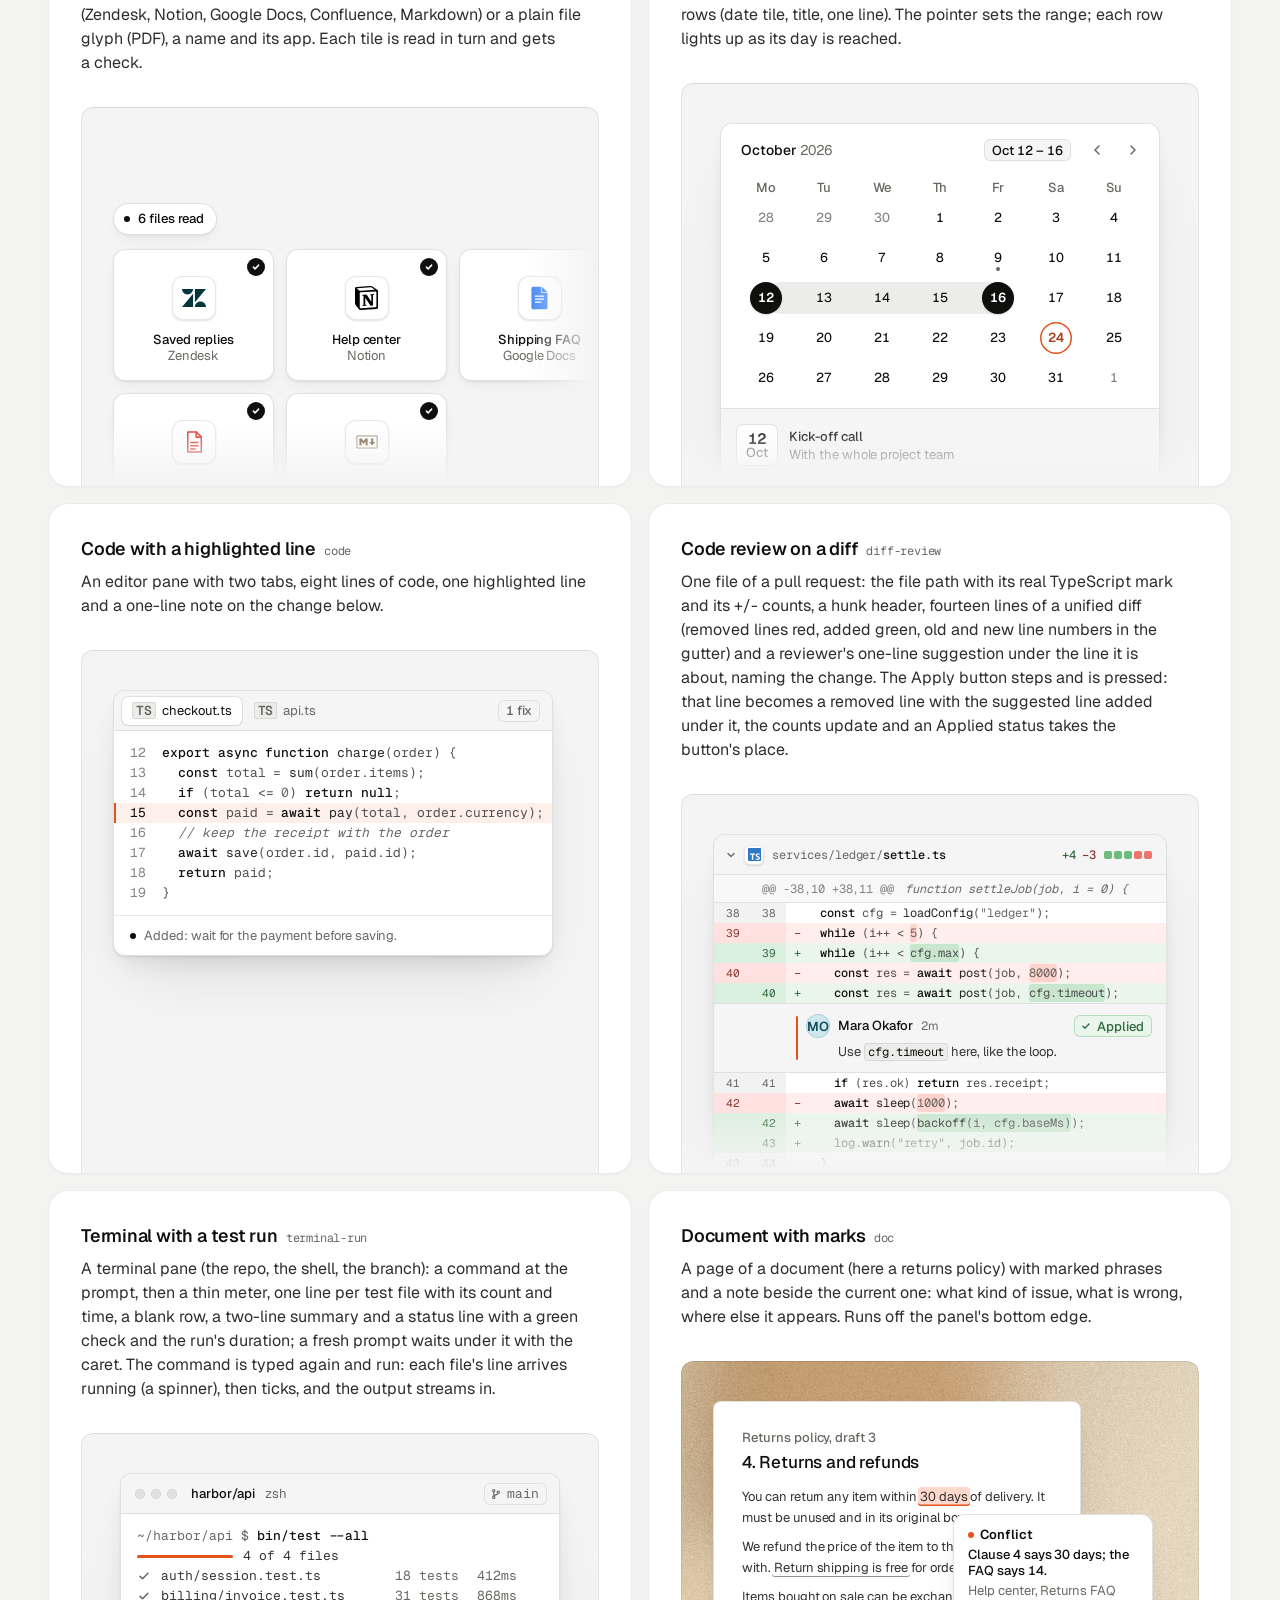
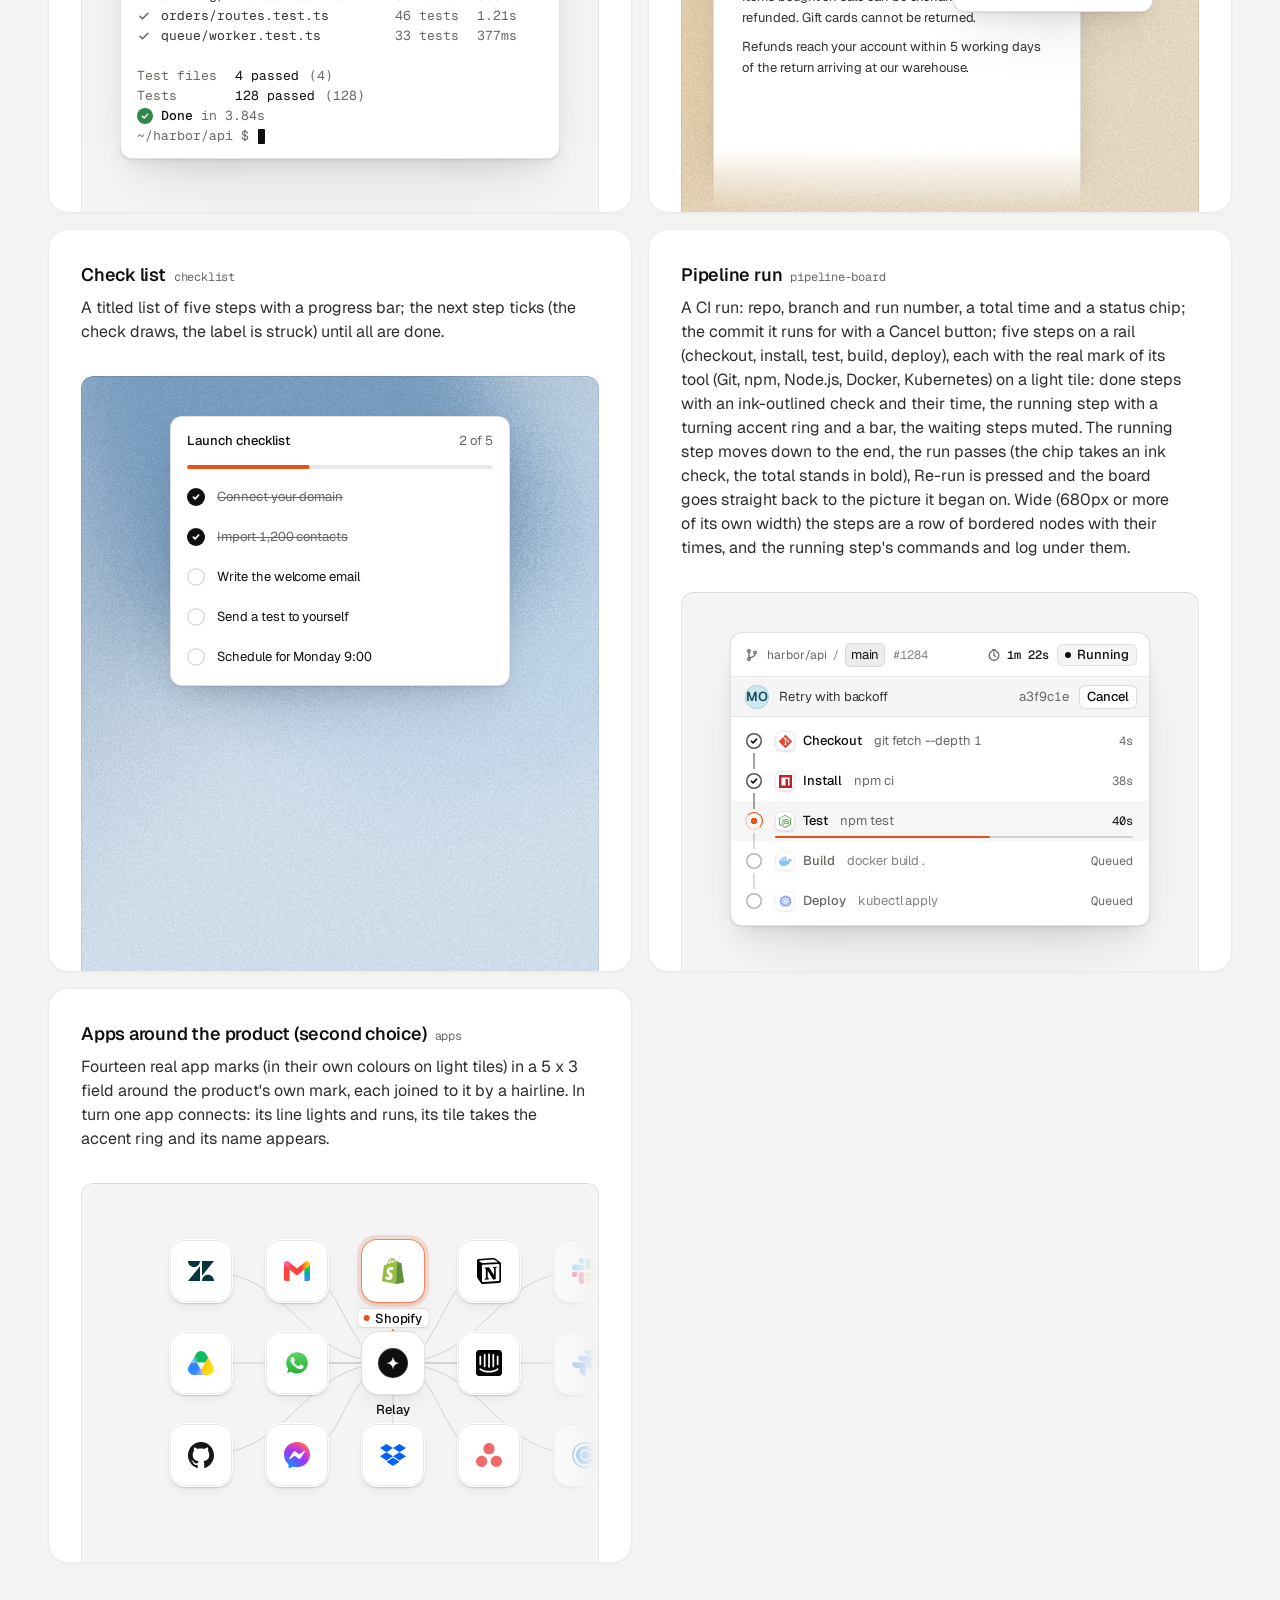
<file: .agents/skills/design-taste-frontend/assets/ui/index.html>
<!doctype html>
<html lang="en" data-theme="light">
<head>
<script>window.__tpGlMax = 16;   /* a gallery shows many live effects at once; a page of a site keeps the default 4 (fx.js) */</script>
<meta charset="utf-8">
<meta name="viewport" content="width=device-width, initial-scale=1">
<title>UI fragment kit</title>
<meta name="description" content="Nineteen pieces of real product UI from the taste-skill kit, each on an effect ground in a feature card.">
<link rel="preconnect" href="https://fonts.googleapis.com">
<link rel="preconnect" href="https://fonts.gstatic.com" crossorigin>
<link href="https://fonts.googleapis.com/css2?family=Geist:wght@300..700&family=Geist+Mono:wght@400;500&display=swap" rel="stylesheet">
<link rel="stylesheet" href="base.css">
<link rel="stylesheet" href="cards.css">
<style>
  :root { --font-text: "Geist", system-ui, sans-serif; --font-display: "Geist", system-ui, sans-serif; --font-mono: "Geist Mono", ui-monospace, monospace; }
  [data-theme="light"] { --bg: #f3f3f1; --card: #ffffff; --ink: #0f0f0e; --muted: #686863; --accent: #e5531c; --accent-ink: #ffffff; --g-bg: #e9e8e4; --g-surface: #f6f5f2; --frag: #ffffff; --warm: #c9a679; }
  [data-theme="dark"] { --bg: #070708; --card: #151517; --ink: #f2f2ef; --muted: #8f9094; --accent: #ff7a3c; --accent-ink: #120c08; --g-bg: #0e0e10; --g-surface: #1b1c1f; --frag: #1c1d20; --warm: #9c9689; }
  * { box-sizing: border-box; }
  html, body { margin: 0; }
  body { font-family: var(--font-text); background: var(--bg); color: var(--ink); -webkit-font-smoothing: antialiased; }
  .panel { --fx-bg: var(--g-bg); --fx-surface: var(--g-surface); --fx-ink: var(--ink); --fx-muted: var(--muted); --fx-accent: var(--hue, var(--warm)); --fx-accent-ink: var(--accent-ink); --calm: var(--g-bg); --p-h: 380px; }
  .top { position: sticky; top: 0; z-index: 20; background: color-mix(in oklab, var(--bg) 86%, transparent); backdrop-filter: blur(14px); -webkit-backdrop-filter: blur(14px); border-bottom: 1px solid color-mix(in oklab, var(--ink) 8%, transparent); }
  .top__in { max-width: 1232px; margin: 0 auto; padding: 0 24px; height: 60px; display: flex; align-items: center; gap: 16px; font-size: 14px; line-height: 20px; }
  .top__in strong { font-weight: 560; }
  .top__in > span { color: var(--muted); }
  .sp { flex: 1; }
  .seg { display: inline-flex; padding: 3px; border-radius: 10px; background: color-mix(in oklab, var(--ink) 6%, var(--bg)); box-shadow: inset 0 0 0 1px color-mix(in oklab, var(--ink) 6%, transparent); }
  .seg button { font: inherit; font-size: 13px; font-weight: 500; border: 0; background: none; color: color-mix(in oklab, var(--ink) 72%, var(--bg)); height: 30px; padding: 0 14px; border-radius: 7px; cursor: pointer; }
  .seg button[aria-pressed="true"] { background: var(--card); color: var(--ink); box-shadow: 0 0 0 1px color-mix(in oklab, var(--ink) 8%, transparent), 0 1px 2px rgb(0 0 0 / .1); }
  .top__in a { color: var(--ink); text-decoration: none; font-weight: 500; }
  main { max-width: 1232px; margin: 0 auto; padding: 48px 24px 96px; }
  .grid { display: grid; grid-template-columns: repeat(2, minmax(0, 1fr)); gap: 16px; }
  .card > h3 code { font: 400 12px/16px var(--font-mono); color: var(--muted); margin-left: 8px; }
  @media (max-width: 860px) { .grid { grid-template-columns: minmax(0, 1fr); } }
  @media (max-width: 600px) { main { padding: 24px 16px 64px; } .top__in { padding: 0 16px; } .top__in > span { display: none; } .panel { --p-h: 340px; } }
</style>
</head>
<body>
<header class="top">
  <div class="top__in">
    <strong>UI fragment kit</strong><span>Real product UI to set on an effect ground</span>
    <span class="sp"></span>
    <div class="seg" role="group" aria-label="Theme"><button type="button" data-mode="light" aria-pressed="true">Light</button><button type="button" data-mode="dark" aria-pressed="false">Dark</button></div>
    <a href="cards.html">Feature cards</a>
  </div>
</header>
<main><div class="grid" id="grid"></div></main>

<script type="module">
  import fx from '../effects/fx.js';
  import ui from './ui.js';
  const index = await fetch('index.json').then(r => r.json());
  // where each one sits, as its meta.json says: anchored at a corner or rising from the bottom and cut by
  // the panel's edge, or whole with 24px or more of ground round it; a fade only where an edge cuts it.
  // Only the compact slider sits in the calm middle (Figma's Texture tile); the cursor dialog is shown
  // where it belongs, over the lower-right edge of a window. [class, fade, style, opts]
  const PLACE = {
    window: ['at-corner', 'stage--fade-br', '--ay:56px'],
    chat: ['at-rise to-edge', 'stage--fade-b'],
    cursor: ['at-over', '', '--bx:24px;--by:24px'],
    notify: ['at-rise fit', 'stage--fade-b', '--ay:calc(100% - 180px);--ay-sm:calc(100% - 180px);--fit-max:380px'],
    toggles: ['at-right', ''],
    stat: ['at-corner', ''],
    search: ['at-corner', ''],
    integrations: ['at-corner', ''],
    slider: ['at-center', '', '', '{"compact":true,"drive":{"param":"grain","min":0.15,"max":0.95}}'],
    voice: ['at-rise to-edge fit', 'stage--fade-b', '--ax:max(24px, 50% - 132px);--ay:24px;--fit-max:264px'],
    files: ['at-corner wide', 'stage--fade-br', '--w:680px;--ay:96px'],
    calendar: ['at-rise fit', 'stage--fade-b', '--fit-max:440px'],
    code: ['at-corner', ''],
    'diff-review': ['at-corner fit', 'stage--fade-b', '--fit-max:480px'],
    'terminal-run': ['at-rise fit', '', '--fit-max:440px'],
    'pipeline-board': ['at-rise fit', '', '--fit-max:420px'],
    doc: ['at-corner to-edge', 'stage--fade-b'],
    checklist: ['at-rise fit', '', '--fit-max:340px'],
    apps: ['at-corner wide', 'stage--fade-br', '--w:560px;--ay:48px'],
  };
  // grounds behind UI are soft lit fields (never a line or dot pattern), on both themes: the bright
  // picture behind dark UI on the dark page, a clear step darker than white UI on the light page
  // the painting stays abstract (a mist over warm sand, level, fully soft) and shows once on the page
  const PAINT = ['painterly-landscape', { blur: 1, brush: 0.35, slope: 0, hillY: 0.3, horizon: 0.62, calm: 0.2, calmX: 0.6, calmY: 0.8, drift: 0, side: 1 }, '{"bg":"#a3b0b6","accent":"#c49a6c"}'];
  const GRAIN = ['grain-gradient', { speed: 0, grainMotion: 0, calm: 0.2, calmX: 0.5, calmY: 0.6, tint: 0.6, contrast: 0.6 }, '{"bg":"#d9ccb7","surface":"#e9e0d2","ink":"#2a2622","muted":"#6f675c","accent":"#a8794a"}'];
  const SKY = [GRAIN[0], GRAIN[1], '{"bg":"#c6d3df","surface":"#d6e0e9","ink":"#25303a","muted":"#5d6873","accent":"#3f6a92"}'];
  const SAGE = [GRAIN[0], GRAIN[1], '{"bg":"#cdd6c6","surface":"#dce3d6","ink":"#262d24","muted":"#5f6a5a","accent":"#6c8e63"}'];
  const GROUND = (m, i) => (m.name === 'slider' ? GRAIN : i === 0 ? PAINT : [GRAIN, SKY, SAGE][i % 3]);
  const q = new URLSearchParams(location.search);
  const grid = document.getElementById('grid');
  grid.innerHTML = index.fragments.map((m, i) => {
    const [at, fade, extra = '', opts = ''] = PLACE[m.name] || ['at-corner', 'stage--fade-br'];
    const [id, params, pal] = GROUND(m, i);
    const w = at === 'at-center' ? '' : ` style="--ax:32px;--ay:40px;${extra}"`;
    const o = opts ? ` data-ui-opts='${opts}'` : '';
    // the cursor is a dialog over a window's edge: the window under it holds still
    const under = m.name === 'cursor' ? `<div class="at-corner" style="--ax:32px;--ay:40px" data-ui-load="window" data-ui-opts='{"compact":true}' data-ui-still></div>` : '';
    return `<article class="card card--row"><h3>${m.title}<code>${m.name}</code></h3><p>${m.shows}</p>
      <div class="panel" data-fx="${id}" data-fx-seed="${(i + 1) * 17}" data-fx-params='${JSON.stringify(params)}' data-fx-palette='${pal}' style="--calm-k:0%">
        <div class="stage ${fade}">${under}<div class="${at}"${w}${o} data-ui-load="${m.name}"></div></div></div></article>`;
  }).join('');
  function setMode(mode) {
    document.documentElement.dataset.theme = mode;
    document.querySelectorAll('.seg button').forEach(b => b.setAttribute('aria-pressed', String(b.dataset.mode === mode)));
  }
  setMode(q.get('mode') === 'dark' ? 'dark' : 'light');
  if (q.has('t')) fx.setClock(+q.get('t'));
  // each ground is drawn once near the screen and kept as a picture (its WebGL context freed), so nineteen
  // panels need one or two contexts, not nineteen
  await Promise.all([ui.loadAll(grid), ui.grounds(grid, fx)]);
  document.documentElement.dataset.ready = '1';
  document.querySelectorAll('.seg button').forEach(b => b.addEventListener('click', async () => {
    setMode(b.dataset.mode);
    for (const el of grid.querySelectorAll('[data-ui]')) el.__ui?.repaint?.();
    await ui.grounds(grid, fx);
  }));
</script>
</body>
</html>
</file>
<file: site/assets/system.css>
/*
  taste-skill system.css - the one system for the page. Link it first, then assets/ui/cards.css (the
  feature card, its panel and the fragment placements), then set the palette (--p-*), the fonts and
  the radius set on :root in the page (node scripts/start.mjs prints that block).
  Do not add a second grid, spacing scale, type scale, radius scale, button or card style.
*/

/* ---------------------------------------------------------------- tokens */
:root {
  /* palette (hex only; fx.js reads --bg --surface --ink --muted --accent --accent-ink) */
  --p-bg: #ffffff;
  --p-surface: #f4f4f4;
  --p-ink: #111111;
  --p-muted: #6b6b6b;
  --p-accent: #1a4be0;
  --p-accent-ink: #ffffff;
  --p-action: #1a4be0;      /* buttons, links, focus: the accent, or the ink when the accent is too pale */
  --p-action-ink: #ffffff;
  --p-inv-bg: #111111;
  --p-inv-surface: #1c1c1c;
  --p-inv-ink: #f4f4f4;
  --p-inv-muted: #a3a3a3;
  --p-inv-accent: #ffffff;
  --p-inv-accent-ink: #111111;
  --p-inv-action: #ffffff;
  --p-inv-action-ink: #111111;
  /* the lit ground behind UI and in the closing band (references/cards.md), one per page, tech pages only
     (none on kind other, which is flat): <html data-ground="sand|sky|sage|painting">. system.js gives it to every ground
     that holds UI, on light and dark pages alike; --hue on one panel changes only its accent */
  --ground-bg: #d9ccb7; --ground-surface: #e9e0d2; --ground-ink: #2a2622; --ground-muted: #5a534a; --ground-accent: #a8794a;

  /* fonts */
  --font-display: system-ui, -apple-system, "Segoe UI", sans-serif;
  --font-text: system-ui, -apple-system, "Segoe UI", sans-serif;
  --font-mono: ui-monospace, "SFMono-Regular", Menlo, Consolas, monospace;
  --display-weight: 400;    /* headlines 400; 500 on a tech page (software, gaming, hardware) */
  --display-tracking: -0.025em;

  /* the page rhythm (references/layout-v4.md): one section per screen. The header is fixed and
     --nav tall; every section is padded --padt above and --padb (plus the phone action bar, --bar)
     below, and is exactly one or two screens tall (--h: 1 or 2; --hm on a phone). The hero's words
     start --hgap under the header and its content ends --hpadb above the fold. */
  --nav: 72px;
  --padt: 120px;
  --padb: 72px;
  --hgap: 48px;
  --hpadb: 64px;
  --bar: 0px;
  /* grid: one .wrap (alias .container) for the header, every section and the footer, the same
     --gut on both sides: 1280 wide at x 80-1360 at 1440, 342 at x 24-366 at 390 */
  --container: 1280px;
  --gut: 80px;
  --pad: var(--gut);
  --gutter: 24px;

  /* spacing: 4/8 scale */
  --s-1: 4px;  --s-2: 8px;  --s-3: 12px; --s-4: 16px; --s-5: 24px;
  --s-6: 32px; --s-7: 48px; --s-8: 64px; --s-9: 96px; --s-10: 128px;
  --section: 40px;      /* only a .section outside main (the kit's demo pages); every main > section and
                           footer.closing take --padt and --padb */
  --section-band: 56px; /* the same for an older footer outside footer.closing */
  --head-gap: 48px;     /* the one heading-to-content gap, 32 on a phone (layout.css reads it as --ly-head-gap) */
  --card-pad: 16px;     /* card padding (cards.css sets its own for cards with a panel) */
  --card-gap: 16px;     /* gap between cards */

  /* type scale (the only sizes on the page) */
  --t-label: 13px;
  --t-small: 14px;
  --t-body: 16px;
  --t-lead: 18px;
  --t-card: 18px;
  --t-h3: 24px;
  /* straight lines from the phone size at 390 to the desktop size at 1440 (system.md's table) */
  --t-h2: clamp(30px, 1.72vw + 23.3px, 48px);
  --t-h1: clamp(38px, 3.24vw + 25.4px, 72px);
  /* a big number stays a step under the h2 (VI-11): 38 at 1440, 28 at 390, so it never reads as a
     section heading; a stats row and a price set their own, smaller still */
  --t-stat: clamp(28px, .952vw + 24.29px, 38px);

  /* radius: one scale (soft by default; data-radius on <html> switches it) */
  --r-sm: 8px;  --r-md: 12px; --r-lg: 20px; --r-btn: 8px;

  /* controls (fixed here; a page never adds its own) */
  --btn-h: 44px;
  --btn-h-sm: 36px;
  --nav-h: var(--nav);  /* the older name, kept for the kit's files */
  --icon: 16px;         /* small icons: socials, menu chevrons, mono brand marks */

  /* motion: the one UI ease-out (motion.css --m-ease and ui/base.css --u-ease read it; references/motion.md) */
  --ease: cubic-bezier(.2, .8, .2, 1);
  --dur: 180ms;
}
html[data-radius="sharp"] { --r-sm: 4px; --r-md: 6px;  --r-lg: 8px;  --r-btn: 4px; }
html[data-radius="soft"]  { --r-sm: 8px; --r-md: 12px; --r-lg: 20px; --r-btn: 8px; }
html[data-radius="round"] { --r-sm: 10px; --r-md: 16px; --r-lg: 24px; --r-btn: 999px; }
/* the four lit grounds (references/cards.md); sand is the default above. painting goes with
   painterly-landscape (x.ai's daylight sky over olive hills) */
html[data-ground="sky"]      { --ground-bg: #c6d3df; --ground-surface: #d6e0e9; --ground-ink: #25303a; --ground-muted: #4d5964; --ground-accent: #3f6a92; }
html[data-ground="sage"]     { --ground-bg: #cdd6c6; --ground-surface: #dce3d6; --ground-ink: #262d24; --ground-muted: #535b51; --ground-accent: #6c8e63; }
html[data-ground="painting"] { --ground-bg: #79a8d6; --ground-surface: #a6c4e2; --ground-ink: #16212c; --ground-muted: #273949; --ground-accent: #9c9b3c; }
/* cards.css takes its card and panel radii from this scale */
html[data-radius] .card { --c-r: var(--r-lg); }
html[data-radius] .panel { --p-r: var(--r-md); }

/* a phone: the header 56, the sections padded 96 / 48, the hero's words 40 under the header and its
   content ending 24 above the fold, 24 at both sides, 12 between columns */
@media (max-width: 639px) {
  :root { --nav: 56px; --padt: 96px; --padb: 48px; --hgap: 40px; --hpadb: 24px; --gut: 24px; --gutter: 12px; --card-gap: 12px; --head-gap: 32px; }
}
@media (min-width: 640px) {
  :root { --gut: 48px; --section: 48px; --section-band: 72px; --card-pad: 24px; }
}
@media (min-width: 1024px) {
  :root { --gut: 80px; --section: 56px; --section-band: 96px; --card-gap: 24px;
          --t-lead: 20px; --t-card: 20px; --t-h3: 28px; }
  /* a place (and a local service): the 1200 column at x 120-1320 */
  html[data-type="place"] { --gut: 120px; --container: 1200px; }
}
/* a place (VI-06, ST-96, PH-23): its own smaller type (h1 48/53 and 32/37, h2 32/40 and 24/30, titles
   and the sub-line 20 and 18), the Recipe 3 hero's gap under its photograph (40, 24 on a phone),
   square photographs and cards and 2px buttons, whatever data-radius and data-buttons say */
:root[data-type="place"] {
  --hgap: 40px;
  --t-h1: clamp(32px, 1.524vw + 26.06px, 48px);
  --t-h2: clamp(24px, .762vw + 21px, 32px);
  --t-h3: clamp(20px, .381vw + 18.51px, 24px);
  --r-sm: 2px; --r-md: 0px; --r-lg: 0px; --r-btn: 2px;
}
:root[data-type="place"] :is(h1, .t-h1) { line-height: 1.104; }
:root[data-type="place"] :is(h2, .t-h2) { line-height: 1.25; }
@media (max-width: 639px) {
  :root[data-type="place"] { --hgap: 24px; }
  :root[data-type="place"] :is(h1, .t-h1) { line-height: 1.156; }
}

/* ---------------------------------------------------------------- grounds (at most three) */
:root, .ground-base {
  --bg: var(--p-bg); --surface: var(--p-surface); --ink: var(--p-ink); --muted: var(--p-muted);
  --accent: var(--p-accent); --accent-ink: var(--p-accent-ink); --card: var(--p-surface);
  --action: var(--p-action); --action-ink: var(--p-action-ink);
}
.ground-surface {
  --bg: var(--p-surface); --surface: var(--p-bg); --ink: var(--p-ink); --muted: var(--p-muted);
  --accent: var(--p-accent); --accent-ink: var(--p-accent-ink); --card: var(--p-bg);
  --action: var(--p-action); --action-ink: var(--p-action-ink);
}
.ground-inverse {
  --bg: var(--p-inv-bg); --surface: var(--p-inv-surface); --ink: var(--p-inv-ink); --muted: var(--p-inv-muted);
  --accent: var(--p-inv-accent); --accent-ink: var(--p-inv-accent-ink); --card: var(--p-inv-surface);
  --action: var(--p-inv-action); --action-ink: var(--p-inv-action-ink);
}
:root, .ground-base, .ground-surface, .ground-inverse {
  --line: color-mix(in oklab, var(--ink) 11%, transparent);
  --line-strong: color-mix(in oklab, var(--ink) 20%, transparent);
  /* effects (fx.js) and UI fragments (assets/ui) take the colours of the ground they sit on */
  --fx-bg: var(--bg); --fx-surface: var(--surface); --fx-ink: var(--ink); --fx-muted: var(--muted);
  --fx-accent: var(--accent); --fx-accent-ink: var(--accent-ink);
  --ui-font: var(--font-text); --ui-mono: var(--font-mono); --ui-radius: var(--r-md);
}
.ground-base, .ground-surface, .ground-inverse { background: var(--bg); color: var(--ink); }

/* ---------------------------------------------------------------- base */
*, *::before, *::after { box-sizing: border-box; }
/* an anchor lands on the section's top (the judge's frame): the fixed header covers --nav of its --padt */
html { -webkit-text-size-adjust: 100%; scroll-padding-top: 0; scroll-behavior: auto; margin: 0; }
body {
  margin: 0; background: var(--bg); color: var(--ink);
  font: 400 var(--t-body)/1.55 var(--font-text);
  -webkit-font-smoothing: antialiased; text-rendering: optimizeLegibility; overflow-x: clip;
}
img, svg, video, canvas { display: block; max-width: 100%; }
/* hidden means hidden, also on an img the line above makes a block (a menu tab's photograph, a peek photograph) */
[hidden] { display: none !important; }
img, video { height: auto; }
a { color: inherit; text-decoration: none; }
button { font: inherit; color: inherit; }
h1, h2, h3, h4, p, ul, ol, figure, blockquote { margin: 0; }
ul, ol { padding: 0; list-style: none; }
h1, h2, h3, h4 {
  font-family: var(--font-display); font-weight: var(--display-weight);
  letter-spacing: var(--display-tracking); text-wrap: balance; overflow-wrap: break-word;
  /* a long word (a German compound at 390) breaks at a syllable with a hyphen, in the language of <html lang>;
     only words of 10 letters or more, 4 at least on each side, so a short English heading never breaks */
  hyphens: auto; -webkit-hyphens: auto; hyphenate-limit-chars: 10 4 4;
}
h1, .t-h1 { font-size: var(--t-h1); line-height: 1.04; }
h2, .t-h2 { font-size: var(--t-h2); line-height: 1.1; }
h3, .t-h3 { font-size: var(--t-h3); line-height: 1.2; }
h4, .t-card { font-family: var(--font-text); font-weight: 500; font-size: var(--t-card); line-height: 1.3; letter-spacing: -0.01em; }
p { text-wrap: pretty; }
.t-lead  { font-size: var(--t-lead); line-height: 1.5; }
.t-body  { font-size: var(--t-body); line-height: 1.55; }
.t-small { font-size: var(--t-small); line-height: 1.5; }
.t-label { font-size: var(--t-label); font-weight: 500; line-height: 1.4; letter-spacing: 0.01em; }
.t-stat  { font-family: var(--font-display); font-weight: var(--display-weight); font-size: var(--t-stat);
           line-height: 1; letter-spacing: var(--display-tracking); font-variant-numeric: tabular-nums; }
.muted { color: var(--muted); }
.mono  { font-family: var(--font-mono); }
.measure { max-width: 62ch; }
:focus-visible { outline: 2px solid var(--action); outline-offset: 2px; border-radius: 2px; }
::selection { background: color-mix(in oklab, var(--accent) 30%, transparent); }

/* ---------------------------------------------------------------- grid */
.wrap, .container { width: min(100% - 2 * var(--gut), var(--container)); margin-inline: auto; padding-inline: 0; }
.grid { display: grid; grid-template-columns: repeat(12, minmax(0, 1fr)); column-gap: var(--gutter); row-gap: var(--card-gap); }
.grid > * { min-width: 0; grid-column: 1 / -1; }
.section { padding-block: var(--section); }

/* ---------------------------------------------------------------- one section per screen
   The page is a stack of screens. Framed at scrollY = k x the screen height, a shot shows exactly one
   section: the hero alone on the first screen, every other section (and footer.closing, the close and
   the footer in one) exactly one or two screens tall, its h2 first, --padt under its top. Heights
   and padding do it: no pinning, snapping or script.
     <section class="section" id=".." style="--h: 2">     (2 screens; --hm sets a phone's count alone)
       <div class="wrap"> the h2 first, then the content </div>     (the one in-flow child)
     </section>
   A layer (a full-bleed photograph or ground behind the words) is an <img class="layer" aria-hidden="true">
   beside the .wrap. Content must fit: one screen holds 708px of content at 1440x900 (900 - 120 - 72),
   two hold 1,608 (the second screen's part starts --padt under its top with .g2). From 640 to 1279 a
   section keeps at least its screens and grows past them rather than overlap the next. */
main > :is(section, .section), footer.closing {
  position: relative; box-sizing: border-box;
  height: calc(var(--h, 1) * 100vh); height: calc(var(--h, 1) * 100svh);
  padding: var(--padt) 0 calc(var(--padb) + var(--bar));
}
main > :is(section, .section) > :is(.wrap, .container), footer.closing > .wrap { position: relative; z-index: 1; height: 100%; }
main > :is(section, .section) > :is(.wrap, .container):not(.grid) { display: flex; flex-direction: column; }
/* a .wrap that is the section's grid too (class="wrap grid"): its rows start at the top */
main > :is(section, .section) > :is(.wrap, .container).grid { align-content: start; }
/* .fill: the block that takes what the screen leaves under the heading (a photograph, a frame) */
main > :is(section, .section) > .wrap > .fill { flex: 1 1 0; min-height: 0; }
/* two screens as two groups: row 1 the h2 and the first group, row 2 the rest (no second h2), starting
   --padt under the second screen's top, so the second shot looks like any other section */
main > :is(section, .section).g2, footer.closing.g2 { --h: 2; }
main > :is(section, .section).g2 > :is(.wrap, .container), footer.closing.g2 > .wrap { display: grid; grid-template-rows: minmax(0, 1fr) minmax(0, 1fr); row-gap: calc(var(--padt) + var(--padb) + var(--bar)); }
main > :is(section, .section).g2 > :is(.wrap, .container) > *, footer.closing.g2 > .wrap > * { min-height: 0; align-self: start; }
main > :is(section, .section).g2 > :is(.wrap, .container) > :is(.group, .fill) { align-self: stretch; }
/* a group: one screen's part of a .g2 section (its h2 and first rows, or the rest) */
.group { display: flex; flex-direction: column; min-height: 0; }
/* each screen's card row runs down to that screen's foot (the cards stretch, their panels grow), so
   the second screen of a .g2 is never a short row over an empty ground; both rows end on the same line */
@media (min-width: 1024px) {
  main > :is(section, .section).g2 > .wrap > .grid:last-child,
  main > :is(section, .section).g2 > .wrap > .group > .grid:last-child { align-self: stretch; flex: 1 1 auto; min-height: 0; }
}
.group > .fill { flex: 1 1 0; min-height: 0; }
@media (min-width: 640px) and (max-width: 1279px) {
  main > :is(section, .section):not(.hero, .section--hero), footer.closing {
    height: auto; min-height: calc(var(--h, 1) * 100vh); min-height: calc(var(--h, 1) * 100svh);
  }
  /* the section is a column and its .wrap takes all of it, so a .fill (a photograph, a frame) still
     grows to the section's foot (a min-height percentage would not resolve, leaving it at its least) */
  /* :where() keeps it at no weight, so a page's own phone- or tablet-only hiding (section.desk-only { display: none }) wins */
  :where(main > :is(section, .section):not(.hero, .section--hero), footer.closing) { display: flex; flex-direction: column; }
  main > :is(section, .section):not(.hero, .section--hero) > :is(.wrap, .container), footer.closing > .wrap { flex: 1 0 auto; height: auto; min-height: 0; }
}
/* a phone: lvh (the screen with its bars hidden) for every section but the hero; --hm when stacking
   makes the content taller than the desktop count */
@media (max-width: 639px) {
  /* at least its screens, never less: content a screen cannot hold makes the section taller (the rhythm
     check then asks for --hm: 2 or less content); a fixed height would lay its last rows over the next
     section, the fault the phone shots showed most (a list under the closing heading and its button) */
  main > :is(section, .section):not(.hero, .section--hero), footer.closing {
    height: auto; min-height: calc(var(--hm, var(--h, 1)) * 100vh); min-height: calc(var(--hm, var(--h, 1)) * 100lvh);
  }
  /* one grid row at least the screens tall that grows with the .wrap's content: the .wrap is stretched to
     it, so its .fill and its two groups still share a definite height */
  /* (at no weight, as on the tablet: a page's own section.desk-only { display: none } still hides it) */
  :where(main > :is(section, .section):not(.hero, .section--hero):has(> :is(.wrap, .container)), footer.closing) {
    display: grid; grid-template-columns: minmax(0, 1fr); grid-template-rows: 1fr; grid-auto-rows: auto;
  }
  main > :is(section, .section):not(.hero, .section--hero) > :is(.wrap, .container), footer.closing > .wrap { height: auto; }
  main > :is(section, .section).g2m, footer.closing.g2m { --hm: 2; }
  main > :is(section, .section).g2m > :is(.wrap, .container), footer.closing.g2m > .wrap { display: grid; grid-template-rows: minmax(0, 1fr) minmax(0, 1fr); row-gap: calc(var(--padt) + var(--padb) + var(--bar)); }
  /* stacked in one, the two groups keep the open cards' 32px, so the first group's last panel never meets
     the next card's title */
  main > :is(section, .section).g2:not(.g2m) > :is(.wrap, .container) { display: flex; row-gap: var(--s-6); }
  /* what the two screens leave goes around the second group, so it opens below the header, not on the fold */
  main > :is(section, .section).g2:not(.g2m) > :is(.wrap, .container) > :last-child { margin-block: auto; }
  main > :is(section, .section).g2:not(.g2m) > :is(.wrap, .container) > * { align-self: stretch; }
}
/* a layer: the photograph or ground of a whole section, under its words, edge to edge */
main > :is(section, .section) > :is(img, video, canvas, picture).layer,
footer.closing > :is(img, video, canvas, picture).layer {
  position: absolute; inset: 0; z-index: 0; width: 100%; height: 100%; max-width: none; object-fit: cover; object-position: var(--pos, 50% 50%);
}
main > :is(section, .section) > picture.layer > img { width: 100%; height: 100%; object-fit: cover; }

/* the hero: exactly the first screen, the fixed header over its top. Its words start --hgap under the
   header (--photo adds a full-bleed photograph's height above them on a place); its content ends
   --hpadb above the fold, and nothing of the next section shows, at 1440, 1024, 820 and 390.
     <section class="hero hero--<type>"><div class="wrap"><div class="hero-text"> .. </div>[one strip]</div></section>
   .hero-text holds the whole composition (the words, and the picture or window beside or under them);
   one docked strip (logos, three facts) may follow it, at most 96px, desktop only. */
main > :is(.hero, .section--hero) {
  height: 100vh; height: 100svh; min-height: 0;
  padding: calc(var(--nav) + var(--photo, 0px) + var(--hgap)) 0 calc(var(--hpadb) + var(--bar));
}
:is(.hero, .section--hero) > .wrap { height: 100%; display: grid; grid-template-rows: minmax(0, 1fr) auto; row-gap: var(--s-7); }
:is(.hero, .section--hero) > .wrap > .hero-text { min-height: 0; }
/* a phone: the hero is at least the first screen and grows when a short phone (320x640) cannot hold its
   words, buttons and picture, so nothing of it lies over the next section or under the header */
@media (max-width: 639px) {
  main > :is(.hero, .section--hero) { height: auto; min-height: 100vh; min-height: 100svh; }
  main > :is(.hero, .section--hero):has(> :is(.wrap, .container)) { display: grid; grid-template-columns: minmax(0, 1fr); grid-template-rows: 1fr; grid-auto-rows: auto; }
  main > :is(.hero, .section--hero) > :is(.wrap, .container) { height: auto; }
}
:is(.hero, .section--hero) > .wrap > .hero-strip { grid-row: 2; max-height: 96px; }
@media (max-width: 639px) { :is(.hero, .section--hero) > .wrap > .hero-strip { display: none; } }
.section--hero .section-head { max-width: 860px; }
/* the starter's own hero (hero-split): the words on span-5 top-aligned, the picture on span-6 start-7
   as tall as the hero's content box (at most 716 at 1440x900); a phone stacks words, then the picture
   in what is left */
.hero-text.hero-split { height: 100%; align-items: stretch; }
.hero-split > .hero-copy { align-self: start; }
.hero-split > .hero-visual { position: relative; min-height: 0; height: 100%; }
@media (max-width: 1023px) {
  .hero-text.hero-split { display: flex; flex-direction: column; gap: var(--s-6); }
  .hero-split > .hero-visual { flex: 1 1 0; min-height: 200px; height: auto; }
}
.hero-copy > * + * { margin-top: var(--s-5); }
/* the h1 first in the words' column: its capitals start on the picture's top line, not the line box's
   (the leading above the capitals would put the words about 12px under the photograph's top) */
.hero-copy > h1:first-child { text-box: trim-start cap alphabetic; }
.hero-copy > .btn-row { margin-top: var(--s-6); }
/* three short facts at the foot of the words' column, on the picture's bottom line (no dead space
   under the buttons): <dl class="hero-facts"><div><dt>..</dt><dd>..</dd></div> x3</dl> */
@media (min-width: 1024px) {
  .hero-split > .hero-copy { height: 100%; display: flex; flex-direction: column; }
  .hero-split > .hero-copy > .hero-facts { margin-top: auto; }
}
.hero-facts { display: grid; grid-template-columns: repeat(3, minmax(0, 1fr)); gap: var(--s-5) var(--gutter); margin: 0; }
.hero-facts > div { display: grid; gap: var(--s-1); align-content: start; }
.hero-facts dt { font-size: var(--t-small); color: var(--muted); }
.hero-facts dd { margin: 0; font-weight: 500; }
@media (max-width: 1023px) { .hero-facts { display: none; } }
/* a notice line above the h1 (changed hours, a delivery cut-off): one line with a number, static,
   starting on the left line like the h1 under it */
.hero-notice { font-size: var(--t-small); font-weight: 500; color: var(--ink); }
.hero-notice b, .hero-notice strong { font-weight: 500; color: var(--accent); }
.hero-copy > .hero-notice + h1 { margin-top: var(--s-5); }

/* a phone: open tiles from a row of three or four (rooms, goods, beans) go two-up, an odd last one
   across the row, so a row of three fits one 844px screen (stacked one under another they need two) */
@media (max-width: 639px) {
  .grid > .tile:is(.span-3, .span-4) { grid-column: auto / span 6; }
  .grid > .tile:is(.span-3, .span-4):nth-child(odd of .tile):nth-last-child(1 of .tile) { grid-column: 1 / -1; }
  .grid > .tile:is(.span-3, .span-4) .tile__head { flex-wrap: wrap; gap: 0 var(--s-2); }
}
/* a phone: open cards (words on the ground, the panel under them) stacked one under another keep 32px
   between a panel's foot and the next card's title, so a title never reads as the panel's caption */
@media (max-width: 639px) { .grid:has(> .card--open) { row-gap: var(--s-6); } }
/* a phone stacks a two-screen section's four open tiles into its two screens: their panels take 180px (a wide
   crop), so the h2 and the first two tiles of two lines each end on the first screen and the four inside both,
   not a third of a screen past. A page that sets its group's own --p-h (#features .panel) sets its phone value
   too, as the starter does */
@media (max-width: 639px) { main > :is(section, .section).g2 .card--open > .panel { --p-h: 180px; } }
/* spans: desktop >= 1024. Tablet 640-1023: text cards on span-3 and span-6 go two-up; cards with a
   panel (a visual needs the width; the one exception is a span-6 pair, below)
   and everything else (split text and visuals, span-4 cards, span-5/7/8 blocks) take the full row, so a split stacks and no row is left half empty. Phone < 640: one column. */
@media (min-width: 640px) and (max-width: 1023px) {
  .grid > .card.span-3:not(:has(> .panel)), .grid > .card.span-6:not(:has(> .panel)) { grid-column: auto / span 6; }
  /* the one exception with a panel: a 2x2 (or a pair) of span-6 cards stays two-up from 720px (a panel
     of about 310px and more, wide enough for a kit fragment), so four cards take one or two screens
     at 768-820 instead of a card per row (four stacked panels run past two screens). Split cards and
     every other span keep the full row. Under 720 a card per row. */
  @media (min-width: 720px) {
    .grid > .card.span-6:has(> .panel):not(.card--split) { grid-column: auto / span 6; }
    .grid > .card.span-6:has(> .panel):not(.card--split):nth-child(odd of .card.span-6):nth-last-child(1 of .card.span-6) { grid-column: 1 / -1; }
  }
  /* open tiles (rooms, models, people, a photo pair) go two-up; an odd last one takes the row */
  .grid > .tile:is(.span-3, .span-4, .span-6) { grid-column: auto / span 6; }
  .grid > .tile:is(.span-3, .span-4, .span-6):nth-child(odd of .tile):nth-last-child(1 of .tile) { grid-column: 1 / -1; }
}
@media (min-width: 1024px) {
  .span-2  { grid-column: auto / span 2; }
  .span-3  { grid-column: auto / span 3; }
  .span-4  { grid-column: auto / span 4; }
  .span-5  { grid-column: auto / span 5; }
  .span-6  { grid-column: auto / span 6; }
  .span-7  { grid-column: auto / span 7; }
  .span-8  { grid-column: auto / span 8; }
  .span-9  { grid-column: auto / span 9; }
  .span-10 { grid-column: auto / span 10; }
  .span-12 { grid-column: auto / span 12; }
  .start-1 { grid-column-start: 1; } .start-2 { grid-column-start: 2; } .start-3 { grid-column-start: 3; }
  .start-5 { grid-column-start: 5; } .start-6 { grid-column-start: 6; } .start-7 { grid-column-start: 7; }
  .start-4 { grid-column-start: 4; } .start-8 { grid-column-start: 8; } .start-9 { grid-column-start: 9; }
  .start-10 { grid-column-start: 10; }
  /* a split is top-aligned: the words' first line and the picture's top on one line (never centred
     against each other, never mirrored: text left, the visual right, on every split of the page) */
  .grid--middle, .grid--top { align-items: start; }
}
/* card rows: every card in a row the same height (a plain .grid stretches them) */
.grid:is(.grid--middle, .grid--top) > .card { align-self: stretch; }
/* 1024-1279: a span-4 card's panel would be about 220px wide, too narrow for real UI. Cards with a
   panel on span-4 go two-up, a span-8 one takes the row, and an odd last one takes the row too
   (steps, proof row: two, then one wide; bento: the wide card, then the four small ones two by two) */
@media (min-width: 1024px) and (max-width: 1279px) {
  .grid > .card.span-4:has(> .panel) { grid-column: auto / span 6; }
  .grid > .card.span-8:has(> .panel),
  .grid > .card.span-4:has(> .panel):nth-child(odd of .card.span-4):nth-last-child(1 of .card.span-4) { grid-column: 1 / -1; }
}

/* ---------------------------------------------------------------- section heading */
.section-head { max-width: 760px; margin-bottom: var(--head-gap); display: grid; gap: var(--s-4); }
/* every heading starts on the left line (a centred head among left ones reads as a mistake): the
   old centred head is left-aligned too */
.section-head--center { text-align: left; justify-items: start; }
/* a head row: the h2 (and its line) left, one link or the section's button at the right line */
.section-head--split { max-width: none; display: flex; align-items: end; justify-content: space-between; gap: var(--s-5); flex-wrap: wrap; }
.section-head--split > div { display: grid; gap: var(--s-4); max-width: 760px; }
.section-head p { color: var(--ink); font-size: var(--t-lead); line-height: 1.5; max-width: 60ch; }
.section-head--row { max-width: none; display: flex; align-items: end; justify-content: space-between; gap: var(--s-5); flex-wrap: wrap; }
.section-head--row > div { display: grid; gap: var(--s-4); max-width: 760px; }
/* the hero row (hero-product, hero-cycle): the h1 and its line left, the buttons right, across 1280 */
.section--hero .section-head--row { max-width: none; }

/* ---------------------------------------------------------------- buttons (one pair, a dealt look)
   One pair a page, .btn--primary and .btn--secondary, in the look dealt with the page (sections.md)
   and set once on <html data-buttons>; the markup never changes:
     solid  filled primary, outlined secondary, the radius scale (Figma; the default)
     pill   pills, a chevron after the primary's label, a tinted secondary (x.ai)
     tonal  the radius scale, a tinted secondary with no outline (Linear, Vercel)
     arrow  an arrow after the primary's label; the secondary is a text link with an arrow (Stripe)
     block  near-square corners, 48px tall; the secondary is an underlined text link (shops, hotels) */
.btn {
  display: inline-flex; align-items: center; justify-content: center; gap: var(--s-2);
  height: var(--btn-h); padding: 0 var(--s-5); border-radius: var(--r-btn); border: 1px solid transparent;
  font: 500 var(--t-body)/1 var(--font-text); letter-spacing: 0; white-space: nowrap; cursor: pointer;
  transition: background-color var(--dur) var(--ease), color var(--dur) var(--ease), border-color var(--dur) var(--ease), text-decoration-color var(--dur) var(--ease);
}
.btn--primary { background: var(--action); color: var(--action-ink); }
.btn--primary:hover { background: color-mix(in oklab, var(--action) 86%, var(--ink)); }
/* an inverted primary (the action is the ground's ink: a brand band, a lit ground): its hover steps toward the ground, as the filled one steps toward the ink */
.ground-brand .btn--primary:hover { background: color-mix(in oklab, var(--action) 88%, var(--bg)); }
/* the ground's own colour with a clear border: never grey on grey, readable on an effect too */
.btn--secondary { background: var(--bg); color: var(--ink); border-color: var(--line-strong); }
.btn--secondary:hover { background: color-mix(in oklab, var(--bg) 94%, var(--ink)); border-color: color-mix(in oklab, var(--ink) 35%, transparent); }
.btn--sm { height: var(--btn-h-sm); padding: 0 var(--s-4); font-size: var(--t-small); }
html[data-buttons="pill"] { --r-btn: 999px; }
html[data-buttons="block"] { --r-btn: 2px; --btn-h: 48px; }
html:is([data-buttons="pill"], [data-buttons="tonal"]) .btn--secondary { background: color-mix(in oklab, var(--ink) 8%, var(--bg)); border-color: transparent; }
html:is([data-buttons="pill"], [data-buttons="tonal"]) .btn--secondary:hover { background: color-mix(in oklab, var(--ink) 14%, var(--bg)); border-color: transparent; }
/* arrow and block: the secondary is a text link at the button's height (no box: one button look) */
html:is([data-buttons="arrow"], [data-buttons="block"]) .btn--secondary {
  background: none; border-color: transparent; padding-inline: var(--s-2);
  text-decoration: underline; text-underline-offset: 4px; text-decoration-color: var(--line-strong);   /* the .link look */
}
html:is([data-buttons="arrow"], [data-buttons="block"]) .btn--secondary:hover { background: none; border-color: transparent; text-decoration-color: currentColor; }
/* the glyph after a label: a chevron (pill) or an arrow (arrow), drawn so every font shows the same */
html[data-buttons="pill"] .btn--primary::after,
html[data-buttons="arrow"] :is(.btn--primary, .btn--secondary)::after {
  content: ""; flex: none; width: 12px; height: 12px; margin-right: -2px; background: currentColor;
  -webkit-mask: var(--btn-glyph) center / contain no-repeat; mask: var(--btn-glyph) center / contain no-repeat;
  transition: transform var(--dur) var(--ease);
}
html[data-buttons="pill"] { --btn-glyph: url("data:image/svg+xml,%3Csvg xmlns='http://www.w3.org/2000/svg' viewBox='0 0 12 12'%3E%3Cpath d='M4.5 2.5 8 6l-3.5 3.5' fill='none' stroke='black' stroke-width='1.6' stroke-linecap='round' stroke-linejoin='round'/%3E%3C/svg%3E"); }
html[data-buttons="arrow"] { --btn-glyph: url("data:image/svg+xml,%3Csvg xmlns='http://www.w3.org/2000/svg' viewBox='0 0 12 12'%3E%3Cpath d='M1.5 6h8.5M6.5 2.5 10 6l-3.5 3.5' fill='none' stroke='black' stroke-width='1.5' stroke-linecap='round' stroke-linejoin='round'/%3E%3C/svg%3E"); }
@media (hover: hover) and (pointer: fine) { html:is([data-buttons="pill"], [data-buttons="arrow"]) .btn:hover::after { transform: translateX(3px); } }
.btn:active { transform: translateY(1px) scale(.985); }
.btn--arrow::after { content: "\2192"; transition: transform var(--dur) var(--ease); }
@media (hover: hover) and (pointer: fine) { .btn--arrow:hover::after { transform: translateX(3px); } }
/* the drawn arrow (assets/motion: its stem grows and its head moves 3px on hover), the last child of
   a primary button, a pill or a link: <svg class="m-arrow" viewBox="0 0 12 12" aria-hidden="true">
   <path class="m-arrow__stem" d="M1 6h8"/><path class="m-arrow__head" d="M4.5 2.5 8 6l-3.5 3.5"/></svg>.
   It replaces the dealt glyph, so a button never shows two */
.m-arrow { flex: none; width: 12px; height: 12px; margin-right: -2px; overflow: visible;
           fill: none; stroke: currentColor; stroke-width: 1.6; stroke-linecap: round; stroke-linejoin: round; }
.btn--xl .m-arrow { width: 0.62em; height: 0.62em; stroke-width: 1.4; }
:is(.btn, .link, .pill):has(> .m-arrow)::after { content: none; display: none; }
.btn-row { display: flex; flex-wrap: wrap; gap: var(--s-3); align-items: center; }
.section-head--center .btn-row { justify-content: center; }
/* on the phone every button row stacks full width */
@media (max-width: 639px) {
  .btn-row { flex-direction: column; align-items: stretch; width: 100%; justify-self: stretch; }
  /* full width, the second action is a text link at the button's height under the filled one (an
     outline across the whole screen reads as a rule, a pale fill as a switched-off button) */
  .btn-row > .btn--secondary { background: none; border-color: transparent; text-decoration: underline; text-underline-offset: 4px; text-decoration-color: var(--line-strong); }
  .section-head--split > .btn { width: 100%; }
}
.link { display: inline-flex; align-items: center; gap: var(--s-2); font-weight: 500; color: var(--ink);
        text-decoration: underline; text-decoration-color: var(--line-strong); text-underline-offset: 4px;
        transition: text-decoration-color var(--dur) var(--ease); }
.link:hover { text-decoration-color: currentColor; }
.link::after { content: "\2192"; display: inline-block; text-decoration: none; transition: transform var(--dur) var(--ease); }
@media (hover: hover) and (pointer: fine) { .link:hover::after { transform: translateX(3px); } }
.pill { display: inline-flex; align-items: center; gap: var(--s-2); height: 32px; padding: 0 var(--s-3);
        border-radius: 999px; border: 1px solid var(--line); background: var(--card);
        font-size: var(--t-label); color: var(--ink); }
.pill .muted { color: var(--muted); }

/* ---------------------------------------------------------------- card (one style) */
.card {
  display: flex; flex-direction: column; gap: var(--s-2); min-width: 0;
  background: var(--card); border: 1px solid var(--line); border-radius: var(--r-lg); padding: var(--card-pad);
}
/* small titles in the text face: a display face at 20px (a condensed or hairline serif) reads smaller than the body */
.card > h3, .card > h4, .card--plan h3 { font-family: var(--font-text); font-weight: 500; font-size: var(--t-card); line-height: 1.3; letter-spacing: -0.01em; }
/* the type floor (system.md): text people read is 16px or more in ink; cards.css sets it for its
   card text, this for a plain card's lines */
.card > p { color: var(--ink); font-size: var(--t-body); max-width: 52ch; }
/* at most two boxes one inside the other (sections.md): a card whose panel holds UI drops its own
   box, so its title and lines sit on the page ground over the panel (Figma's tiles), or runs the
   panel flush to its sides and bottom (cards.css .panel--flush) */
.card.card--open { --c-pad: 0px; background: none; border: 0; box-shadow: none; padding: 0; overflow: visible; }
.card.card--open > .panel { margin: var(--s-5) 0 0; border-radius: var(--r-lg); }
.card.card--open > .panel--top { margin: 0 0 var(--s-5); }
.card--plan.is-featured { border-color: var(--action); box-shadow: inset 0 0 0 1px var(--action); }
/* cards.css (linked after this file) sets .card { gap: 0 } for feature cards; a plan keeps its 16px rows */
.card.card--plan { gap: var(--s-4); }

/* ---------------------------------------------------------------- visuals: panels and frames
   A card's .panel (the inset visual), .stage and the placements (.at-corner, .at-rise, .at-over,
   .at-right, .at-center, .stage--fade-*) come from assets/ui/cards.css (references/cards.md).
   This file adds the frames (hero, split, square, closing band) and lets a .stage work inside them.
   The grounds' colours: system.js lights every ground that holds UI (see there). */
:not(.card) > .panel { border-radius: var(--p-r, var(--r-md)); }   /* a panel on its own: four round corners */
.menu-card .panel { --p-h: 160px; }
.frame {
  position: relative; isolation: isolate; overflow: clip; display: flex; align-items: center; justify-content: center;
  background: var(--surface); border-radius: var(--r-lg); border: 1px solid var(--line);
  padding: clamp(var(--s-4), 4vw, var(--s-7));
}
/* a zero-width spacer keeps --ratio (height / width) as the frame's minimum height */
.frame::before { content: ""; flex: none; width: 0; padding-top: var(--ratio, 0px); }
/* an object or scene (assets/objects) and a photograph (.frame__img) fill the frame themselves */
.frame > :not(canvas, .stage, .loop-pause, .frame__fx, .frame__img, [data-print], [data-scene], .print3d) { position: relative; max-width: 100%; min-width: 0; }
/* a photograph is a plain rectangle in its frame: no border, no print, no filter */
.frame--photo { padding: 0; border: 0; }
/* .frame--fill: as tall as its row (a split's picture beside the words, down to the section's foot);
   stacked on a tablet or a phone it takes what the screen leaves, at least 200px */
.frame--fill { height: 100%; }
@media (max-width: 1023px) {
  .grid.fill:has(> .frame--fill) { display: flex; flex-direction: column; gap: var(--s-6); }
  .grid.fill > .frame--fill { flex: 1 1 0; height: auto; min-height: 200px; }
}
/* a split's words as a column: the last block (stats, a link) on the picture's bottom line */
.split-col { display: flex; flex-direction: column; gap: var(--s-5); }
@media (min-width: 1024px) { .split-col { height: 100%; } .split-col > .split-col__end { margin-top: auto; } }
:is(.frame, .panel) > .frame__img { position: absolute; inset: 0; z-index: 0; width: 100%; height: 100%; max-width: none; object-fit: cover; }
.frame--portrait { --ratio: 125%; }
/* the product stage (hero-product): wide, the product whole on it; a phone gets a tall stage */
.frame--stage { --ratio: 50%; }
@media (max-width: 639px) { .frame--stage, .frame--portrait { --ratio: 120%; } }
.frame--hero { padding: clamp(24px, 5vw, 64px); }
.frame--split { --ratio: 80%; }
.frame--square { --ratio: 100%; }
/* the closing band: the hero's echo, lit with the page's ground (sand, sky, sage or painting) on light
   and dark pages alike, so its text and buttons take that ground's ink. Its effect sits on a layer of
   its own, <div class="frame__fx" data-fx="..">, held still and calm where the text sits (system.js) */
.frame--cta { min-height: 420px; }
/* .frame--lit: the same for an object's frame that holds a few words in its clear half (the
   product statement's facts in a .frame__text, lower left; the object stands right of centre) */
.frame--cta, .frame--lit {
  border-color: transparent; background: var(--ground-bg); color: var(--ground-ink);
  --bg: var(--ground-surface); --surface: var(--ground-surface); --ink: var(--ground-ink); --muted: var(--ground-muted);
  --action: var(--ground-ink); --action-ink: var(--ground-surface);
  --line: color-mix(in oklab, var(--ground-ink) 12%, transparent); --line-strong: color-mix(in oklab, var(--ground-ink) 24%, transparent);
}
.frame > .frame__fx { position: absolute; inset: 0; z-index: 0; }
/* on a light page the buttons on a lit ground keep the page's own action colour: one action, one look
   (a dark page keeps the lit ground's ink, which reads on the bright ground) */
html:not([data-tone="dark"]) :is(.frame--cta, .frame--lit, .footer--statement) { --action: var(--p-action); --action-ink: var(--p-action-ink); }
/* a card on a photograph (a booking form over the room): the card holds the page's colours */
.frame--photo:has(> .card) { padding: clamp(var(--s-5), 5vw, var(--s-8)) clamp(var(--s-4), 4vw, var(--s-7)); }
.frame--photo > .card { position: relative; z-index: 1; width: min(100%, 480px); }   /* flat: no shadow at rest (ST-97) */
.frame--cta > .frame__fx { opacity: .85; }
.frame--lit > .frame__text { z-index: 2; align-self: flex-end; margin-right: auto; width: min(100%, 360px); display: grid; gap: var(--s-5); }
/* 2:1 on a desktop; a phone gets 2:3, the words at the top and the object smaller and low under
   them (its hero preset), so the facts never touch the object */
.frame--lit { --ratio: 50%; }
@media (max-width: 639px) { .frame--lit { --ratio: 150%; } .frame--lit > .frame__text { align-self: flex-start; } }
@media (max-width: 639px) { .frame--split { --ratio: 100%; } }
/* A hero, wide or split frame (x.ai's hero window): --w on the rising fragment's slot (its true width)
   centres it while it fits; anchored 24px in and cut by the right edge once the frame is narrower.
   --pair on the .stage (the main fragment's width plus the part of the second that sticks out)
   centres the pair; below 1024 the main one alone. In a card's panel cards.css places it (.at-corner,
   .at-rise, .at-right; a centred .at-rise.fit narrows with the panel), as its recipe says. */
.frame > .stage > .at-rise { --ax: max(24px, calc(50% - var(--w, 64%) / 2)); }
.frame--hero > .stage > .at-rise { --ax: max(24px, calc(50% - var(--pair, var(--w, 64%)) / 2)); }
.frame--hero > .stage > .at-over { --bx: max(24px, calc(50% - var(--pair, 800px) / 2)); }
@media (max-width: 1023px) { .frame--hero > .stage > .at-rise { --ax: max(24px, calc(50% - var(--w, 64%) / 2)); } }
/* a frame holding a cards.css .stage: the stage fills it and places the fragments (references/cards.md);
   the hero and wide frames are 16:7 and square on a phone; below 1024 only the main fragment shows */
.frame:has(> .stage) { padding: 0; }
.frame--hero:has(> .stage) { aspect-ratio: 16 / 7; }
@media (max-width: 1023px) {
  .frame--hero:has(> .stage) { aspect-ratio: 3 / 2; }   /* a tablet: room for the main fragment's rows */
}
/* a tablet held upright (820x1180): a taller frame, so the hero fills the screen without a gap */
@media (min-width: 640px) and (max-width: 1023px) and (orientation: portrait) {
  .frame--hero:has(> .stage) { aspect-ratio: 4 / 3; }
}
@media (max-width: 1023px) {
  .frame--hero > .stage > :is(.at-over, .at-over-l) { display: none; }
}
/* a split frame is about 440-560px wide from 1024 to 1279: the main piece alone there */
@media (min-width: 1024px) and (max-width: 1279px) {
  .frame--split > .stage > :is(.at-over, .at-over-l) { display: none; }
}
@media (max-width: 639px) {
  .frame--hero:has(> .stage) { aspect-ratio: 1; }
  .frame > .stage > :is(.at-over, .at-over-l) { display: none; }
  /* phone: cards.css sets a fragment 16px in on both sides, and system.js holds every loop on its
     finished picture, so no pause button lands on the UI */
}
/* a small object on a focal tile (.at-center): its true width (--w, 288px for the slider), narrowed
   on a small panel so 24px of ground always shows on both sides (a span-4 panel is 304px at 1280) */
.stage > .at-center { width: calc(100% - 48px); max-width: var(--w, 288px); }
.stage > .at-center > :is([data-ui], .ui) { width: 100%; max-width: none; }
/* .to-edge stretches a fragment's surface past the bottom (cards.css); doc's surface is its page */
.stage > .to-edge > .ui-doc > .ui-doc__page { min-height: 100%; }
/* .hero-stage: whole fragments side by side in a frame, never overlapping or cut (a row of app
   screens); the first is the main one, and the ones that no longer fit drop out from the end */
.hero-stage { container: hero-stage / inline-size; width: 100%; }
.hero-stage__row { display: flex; align-items: center; justify-content: center; gap: var(--s-5); }
.hero-stage__row > * { flex: none; max-width: 100%; }
@container hero-stage (max-width: 1060px) { .hero-stage__row > :nth-child(n + 3) { display: none; } }
@container hero-stage (max-width: 740px)  { .hero-stage__row > :nth-child(n + 2) { display: none; } }
/* the pause button on every visual that moves by itself for more than 5 s (WCAG 2.2.2): ui.js adds it
   to a loop when it starts to move, system.js to the hero's ground. Write a button.loop-pause into
   the frame only for a loop of your own (hero-cycle). The same solid 32px disc in the page colours as
   assets/ui/base.css's, 12px in from the bottom-right corner, with a 44px hit area. */
.loop-pause {
  position: absolute; right: 12px; bottom: 12px; z-index: 6; display: grid; place-items: center;
  width: 32px; height: 32px; margin: 0; padding: 0; border-radius: 50%; cursor: pointer;
  border: 1px solid color-mix(in oklab, var(--ink) 16%, transparent); background: var(--bg); color: var(--ink);
  box-shadow: 0 1px 2px rgb(0 0 0 / .12), 0 4px 12px -4px rgb(0 0 0 / .28);
}
.loop-pause::before { content: ""; position: absolute; inset: -6px; border-radius: 50%; }
.loop-pause svg { width: 14px; height: 14px; fill: currentColor; }
@media (prefers-reduced-motion: reduce) { .loop-pause { display: none; } }

/* ---------------------------------------------------------------- navigation */
/* The header: fixed, opaque, one hairline under it, the same at every depth (no blur, no shadow, no
   floating pill, never hidden on scroll). Its .wrap is the page's, so the logo starts on the left line
   and the main button ends on the right one. Plain words, 15px, sentence case; one filled button. */
.nav {
  position: fixed; inset: 0 0 auto 0; z-index: 50; height: var(--nav);
  background: var(--bg); color: var(--ink); border-bottom: 1px solid var(--line);
}
.nav__bar { height: 100%; display: flex; align-items: center; gap: var(--s-8); }
/* a text logo: the display face at 500, 22px (the client's SVG logo replaces it when there is one) */
.nav__logo { display: inline-flex; align-items: center; gap: var(--s-2); font: 500 22px/1 var(--font-display); letter-spacing: -0.02em; flex: none; }
@media (max-width: 639px) { .nav__logo { font-size: 20px; } }
.nav__logo svg, .nav__logo img { height: 24px; width: auto; }
/* the brand's mark beside its name, in the accent (the client's logo replaces both). Dealt shapes:
   <span class="mark" data-mark="dots|arc|ring|petal|leaf|stack" aria-hidden="true"></span> */
.mark { display: inline-block; flex: none; width: 22px; height: 22px; background: var(--accent);
        -webkit-mask: var(--mark) center / contain no-repeat; mask: var(--mark) center / contain no-repeat; }
.mark[data-mark="dots"]  { --mark: url("data:image/svg+xml,%3Csvg xmlns='http://www.w3.org/2000/svg' viewBox='0 0 24 24'%3E%3Ccircle cx='6.5' cy='6.5' r='4.5'/%3E%3Ccircle cx='17.5' cy='6.5' r='4.5'/%3E%3Ccircle cx='6.5' cy='17.5' r='4.5'/%3E%3Crect x='13' y='13' width='9' height='9' rx='1.5'/%3E%3C/svg%3E"); }
.mark[data-mark="arc"]   { --mark: url("data:image/svg+xml,%3Csvg xmlns='http://www.w3.org/2000/svg' viewBox='0 0 24 24'%3E%3Cpath d='M2.5 21.5V12a9.5 9.5 0 0 1 19 0v9.5h-6V12a3.5 3.5 0 0 0-7 0v9.5z'/%3E%3C/svg%3E"); }
.mark[data-mark="ring"]  { --mark: url("data:image/svg+xml,%3Csvg xmlns='http://www.w3.org/2000/svg' viewBox='0 0 24 24'%3E%3Cpath fill-rule='evenodd' d='M12 2a10 10 0 1 1 0 20 10 10 0 0 1 0-20zm0 5.5a4.5 4.5 0 1 0 0 9 4.5 4.5 0 0 0 0-9z'/%3E%3C/svg%3E"); }
.mark[data-mark="petal"] { --mark: url("data:image/svg+xml,%3Csvg xmlns='http://www.w3.org/2000/svg' viewBox='0 0 24 24'%3E%3Ccircle cx='12' cy='6.6' r='5'/%3E%3Ccircle cx='17.4' cy='12' r='5'/%3E%3Ccircle cx='12' cy='17.4' r='5'/%3E%3Ccircle cx='6.6' cy='12' r='5'/%3E%3Ccircle cx='12' cy='12' r='4'/%3E%3C/svg%3E"); }
.mark[data-mark="leaf"]  { --mark: url("data:image/svg+xml,%3Csvg xmlns='http://www.w3.org/2000/svg' viewBox='0 0 24 24'%3E%3Cpath d='M3 21C3 10 10 3 21 3c0 11-7 18-18 18z'/%3E%3C/svg%3E"); }
.mark[data-mark="stack"] { --mark: url("data:image/svg+xml,%3Csvg xmlns='http://www.w3.org/2000/svg' viewBox='0 0 24 24'%3E%3Crect x='2' y='2.5' width='20' height='5.5' rx='2.75'/%3E%3Crect x='2' y='9.25' width='14' height='5.5' rx='2.75'/%3E%3Crect x='2' y='16' width='8' height='5.5' rx='2.75'/%3E%3C/svg%3E"); }
/* initial: the name's first letter on a small accent tile (<span class="mark mark--initial" aria-hidden="true">K</span>);
   wordmark: no mark, the name alone */
.mark.mark--initial { -webkit-mask: none; mask: none; display: inline-grid; place-items: center; border-radius: calc(var(--r-sm) * 0.75);
  color: var(--accent-ink); font: var(--display-weight, 400) 13px/1 var(--font-display); letter-spacing: 0; }
.footer__mark .mark, .footer .nav__logo .mark { width: 0.8em; height: 0.8em; margin-right: 0.18em; vertical-align: -0.04em; }
.footer__mark .mark--initial, .footer .nav__logo .mark--initial { width: 1em; height: 1em; font-size: 0.6em; }
.nav--split .nav__logo .mark--initial { width: 26px; height: 26px; font-size: 15px; }
.nav__links { display: flex; align-self: stretch; gap: var(--s-1); flex: 1; min-width: 0; }
.nav__item { display: flex; align-items: center; height: 100%; }
.nav__link {
  position: relative; display: inline-flex; align-items: center; gap: var(--s-1); height: 36px; padding: 0 var(--s-3); border-radius: var(--r-sm);
  font-size: 15px; font-weight: 500; color: var(--ink); white-space: nowrap; transition: background-color var(--dur) var(--ease), color var(--dur) var(--ease);
}
/* a small laptop (1024-1279): the words sit closer, so a bar of four words never wraps or reaches the logo */
@media (min-width: 1024px) and (max-width: 1279px) {
  .nav__bar { gap: var(--s-6); }
  .nav__link { padding: 0 var(--s-2); }
  .nav__link::before, .nav__link[aria-current="page"]::after { left: var(--s-2); right: var(--s-2); }
  .nav__links { gap: 0; }
}
/* the words take no pill or fill (ST-08, ST-11): a 2px line draws under the word from the left on hover and focus and leaves to the right */
.nav__link::before { content: ""; position: absolute; left: var(--s-3); right: var(--s-3); bottom: -2px; height: 2px; border-radius: 2px; background: currentColor;
  transform: scaleX(0); transform-origin: right; transition: transform var(--dur) var(--ease); pointer-events: none; }
.nav__link:hover::before, .nav__link:focus-visible::before, .nav__item:hover > .nav__link::before, .nav__item:focus-within > .nav__link::before { transform: scaleX(1); transform-origin: left; }
.nav__actions > .nav__link::before { left: var(--s-2); right: var(--s-2); }
.nav__link .chev { width: 12px; height: 12px; opacity: .6; transition: transform var(--dur) var(--ease); }
/* the page you are on: a 2px bar under its word (still, the same inset as the hover line) */
.nav__link[aria-current="page"]::after { content: ""; position: absolute; left: var(--s-3); right: var(--s-3); bottom: -2px; height: 2px; border-radius: 2px; background: currentColor; }
.nav__expand { display: none; }
.nav__actions { display: flex; align-items: center; gap: var(--s-4); flex: none; }
/* the bar's button: the page's primary at the one button height (44, 48 with data-buttons="block"; ST-09) */
.nav__actions .btn { height: var(--btn-h); padding-inline: var(--s-5); font-size: 15px; }
.nav__actions > .nav__link { padding-inline: var(--s-2); }
.nav__toggle { display: none; }

.nav__menu {
  position: absolute; left: 0; right: 0; top: 100%; background: var(--bg); color: var(--ink);
  border-top: 1px solid var(--line); border-bottom: 1px solid var(--line);
  padding: var(--s-7) 0 var(--s-8); opacity: 0; visibility: hidden; transform: translateY(-6px);
  transition: opacity 120ms var(--ease), transform 120ms var(--ease), visibility 0s linear 120ms;
}
@media (min-width: 1024px) {
  /* hover opens the full-width panel after 150ms of intent; a click on the word goes to its page */
  .nav__item:hover > .nav__menu, .nav__item:focus-within > .nav__menu {
    opacity: 1; visibility: visible; transform: none; transition-duration: 200ms, 200ms, 0s; transition-delay: 150ms, 150ms, 150ms;
  }
  .nav__item:hover > .nav__link .chev, .nav__item:focus-within > .nav__link .chev { transform: rotate(180deg); }
}
.menu-col { display: grid; gap: var(--s-2); align-content: start; }
.menu-col > .t-label { color: var(--muted); margin-bottom: var(--s-2); }
.menu-col a { display: grid; gap: var(--s-1); padding: var(--s-2) 0; font-weight: 500; }
.menu-col a span { font-weight: 400; color: var(--muted); font-size: var(--t-small); }
.menu-col a:hover { color: var(--action); }
.menu-card { display: grid; gap: var(--s-3); }
.menu-card .panel { --ratio: 56.25%; }

@media (max-width: 1023px) {
  .nav__links, .nav__actions { display: none; }
  /* the menu button takes the secondary button's look on a 44px tap area */
  .nav__toggle {
    display: inline-grid; place-items: center; margin-left: auto; width: 44px; height: 44px; border-radius: var(--r-btn);
    border: 1px solid var(--line-strong); background: transparent; color: var(--ink); cursor: pointer; flex: none;
  }
  .nav.is-open .nav__links {
    display: flex; flex-direction: column; position: fixed; top: var(--nav); left: 0; right: 0; bottom: 0;
    padding: var(--s-4) var(--gut) calc(var(--btn-h) * 2 + 56px); background: var(--bg); overflow-y: auto; gap: 0;
  }
  .nav.is-open .nav__item { display: grid; grid-template-columns: 1fr auto; height: auto; border-bottom: 1px solid var(--line); }
  .nav.is-open .nav__link { height: 56px; padding: 0; font-size: 20px; background: none; }
  .nav.is-open .nav__link[aria-current="page"]::after { left: 0; right: auto; width: 24px; bottom: 10px; }
  .nav.is-open .nav__link::before { display: none; }
  .nav.is-open .nav__link .chev { display: none; }
  .nav.is-open .nav__expand {
    display: inline-grid; place-items: center; width: 44px; height: 56px; border: 0; background: none; color: var(--ink); cursor: pointer;
  }
  .nav__expand svg { width: 16px; height: 16px; transition: transform var(--dur) var(--ease); }
  .nav__item.is-expanded .nav__expand svg { transform: rotate(180deg); }
  .nav.is-open .nav__menu {
    position: static; grid-column: 1 / -1; display: none; opacity: 1; visibility: visible; transform: none;
    box-shadow: none; border: 0; padding: 0 0 var(--s-4);
  }
  .nav.is-open .nav__item.is-expanded .nav__menu { display: block; }
  .nav.is-open .nav__menu :is(.container, .wrap) { width: 100%; }
  .nav.is-open .nav__menu .grid { row-gap: var(--s-4); }
  /* menu cards become plain rows in the sheet (their title and line), the picture panel hidden */
  .nav.is-open .menu-card { display: grid; gap: var(--s-1); padding: var(--s-2) 0; }
  .nav.is-open .menu-card .panel { display: none; }
  .nav.is-open .nav__actions {
    display: grid; gap: var(--s-2); position: fixed; left: 0; right: 0; bottom: 0; z-index: 51;
    padding: var(--s-4) var(--gut) calc(var(--s-4) + env(safe-area-inset-bottom)); background: var(--bg); border-top: 1px solid var(--line);
  }
  .nav.is-open .nav__actions .btn { width: 100%; height: 48px; font-size: var(--t-body); }
  /* a text action (Sign in, a phone line) under the buttons, centred at their height */
  .nav.is-open .nav__actions .nav__link { display: inline-flex; order: 2; justify-content: center; height: var(--btn-h); font-size: var(--t-body); }
  body.nav-locked { overflow: hidden; }
}
/* a tablet and a phone (1023 and below, ST-15): the main button stays in the bar, at the right line
   with the menu button 12px after it; the plain words go to the sheet */
@media (max-width: 1023px) {
  .nav__bar { gap: var(--s-3); }
  .nav:not(.is-open) .nav__actions { display: flex; margin-left: auto; }
  .nav:not(.is-open) .nav__actions > :not(.btn--primary) { display: none; }
  .nav:not(.is-open) .nav__actions + .nav__toggle { margin-left: 0; }
}
@media (max-width: 639px) {
  /* a long name (15 characters, "Verdigris Works"), the main button and the menu button fit 342px (390 wide) on
     one line each, with no page CSS: the name steps down with the screen (18px at 390), the button is the small
     size, and the three sit 8px apart. A name of 17 characters or more is the client's to shorten to its mark. */
  .nav__bar { gap: var(--s-2); }
  .nav__logo { font-size: clamp(16px, 4.6vw, 20px); gap: 6px; white-space: nowrap; }
  .nav__logo .mark:not(.mark--initial) { width: 20px; height: 20px; }
  .nav:not(.is-open) .nav__actions .btn { height: 44px; padding-inline: var(--s-3); font-size: var(--t-small); }
  /* with the phone action bar the bar's button is the action's copy at the foot: the nav's goes into the sheet, so
     the first screen shows it once, the hero's (the bar waits until that has scrolled away; without script, twice
     at most, the hero's and the bar's; copy.md rule 5, action-repeat) */
  :root:has(> body > nav.actionbar) .nav:not(.is-open) .nav__actions { display: none; }
  :root:has(> body > nav.actionbar) .nav:not(.is-open) .nav__toggle { margin-left: auto; }
}
/* no script: the sheet cannot open, so the words stay in the bar (it scrolls sideways) and the dead menu button goes */
@media (scripting: none) and (max-width: 1023px) {
  .nav__links { display: flex; overflow-x: auto; scrollbar-width: none; margin-right: var(--s-3); padding-right: var(--s-2); border-right: 1px solid var(--line); }   /* stops short of the button, and a hairline marks where the row is cut (it scrolls) */
  .nav__toggle { display: none; }
}
/* a phone leaves the words under 80px of bar ("Bre" at 320): they stay in the footer's columns, the bar keeps the name
   and the main button */
@media (scripting: none) and (max-width: 639px) { .nav__links { display: none; } }

/* nav types (dealt, sections.md). Every one is the same fixed bar on the page's .wrap; the full-width
   hover panel on a desktop and the full-screen sheet on a phone are shared, so only the bar's order
   and its panel's contents differ.
   (default) nav-mega: the logo, the words 64px right of it, the actions at the right line; the panel
              holds two or three link columns and one picture card (Figma)
   nav-cards: the same bar; its panel holds three or four picture cards (a.menu-card, span-4 or span-3)
   .nav--centre: the words in the middle of the bar (Linear, Vercel)
   .nav--split: the words left, the name in the middle, the actions right (shops, hotels, restaurants)
   .nav--tone: the bar on the page's inverse ground, a band of colour over a light page (x.ai's black
              bar); the panel under it stays on the page ground */
@media (min-width: 1024px) {
  .nav--split .nav__bar, .nav--centre .nav__bar { display: grid; grid-template-columns: minmax(0, 1fr) auto minmax(0, 1fr); }
  .nav--split .nav__logo { grid-column: 2; grid-row: 1; font-size: 26px; }
  .nav--split .nav__links { grid-column: 1; grid-row: 1; }
  /* the first word starts on the left line (its box, its letters and its underline) */
  .nav--split .nav__links > .nav__item:nth-child(1 of .nav__item) > .nav__link { padding-left: 0; }
  .nav--split .nav__links > .nav__item:nth-child(1 of .nav__item) > .nav__link::before,
  .nav--split .nav__links > .nav__item:nth-child(1 of .nav__item) > .nav__link[aria-current="page"]::after { left: 0; }
  .nav--split .nav__actions, .nav--centre .nav__actions { grid-column: 3; grid-row: 1; justify-self: end; }
  .nav--centre .nav__logo { grid-column: 1; grid-row: 1; justify-self: start; }
  .nav--centre .nav__links { grid-column: 2; grid-row: 1; justify-content: center; flex: none; }
}
.nav--tone { --bg: var(--p-inv-bg); --ink: var(--p-inv-ink); --muted: var(--p-inv-muted); --accent: var(--p-inv-accent); --accent-ink: var(--p-inv-accent-ink);
             --action: var(--p-inv-action); --action-ink: var(--p-inv-action-ink); --card: var(--p-inv-surface);
             --line: color-mix(in oklab, var(--p-inv-ink) 14%, transparent); --line-strong: color-mix(in oklab, var(--p-inv-ink) 26%, transparent); }
.nav--tone .nav__menu { --bg: var(--p-bg); --ink: var(--p-ink); --muted: var(--p-muted); --action: var(--p-action); --line: color-mix(in oklab, var(--p-ink) 11%, transparent); }
/* the older float type is the plain bar now (a floating, frosted pill is not a header) */

/* ---------------------------------------------------------------- logo row */
.logos { display: flex; flex-wrap: wrap; justify-content: space-between; align-items: center; gap: var(--s-5) var(--s-6); }
.logos > * { height: 28px; width: auto; max-width: 100%; color: var(--ink); }
.logos .wordmark { height: auto; font: 500 var(--t-card)/1 var(--font-display); letter-spacing: -0.02em; white-space: nowrap; }
/* --mono marks in a logo row: 28px tall, each in the same box (the mask keeps its shape) */
.logos .icon-mono { width: 120px; height: 28px; }
/* tablet and phone: a grid, so a wrapped row never leaves one logo on its own */
@media (max-width: 1023px) { .logos { display: grid; grid-template-columns: repeat(3, minmax(0, 1fr)); justify-items: center; } }
@media (max-width: 639px)  { .logos { grid-template-columns: repeat(2, minmax(0, 1fr)); } }

/* ---------------------------------------------------------------- lists, quote, steps */
.checks { display: grid; gap: var(--s-3); }
.checks li { display: grid; grid-template-columns: 20px 1fr; gap: var(--s-3); align-items: start; }
.checks li::before {
  content: ""; width: 20px; height: 20px; margin-top: 2px; background: var(--action);
  -webkit-mask: url("data:image/svg+xml,%3Csvg xmlns='http://www.w3.org/2000/svg' viewBox='0 0 20 20'%3E%3Cmask id='m'%3E%3Crect width='20' height='20' fill='white'/%3E%3Cpath d='M6 10.2l2.6 2.6L14 7.4' fill='none' stroke='black' stroke-width='1.8' stroke-linecap='round' stroke-linejoin='round'/%3E%3C/mask%3E%3Ccircle cx='10' cy='10' r='10' mask='url(%23m)'/%3E%3C/svg%3E") center / 20px no-repeat;
          mask: url("data:image/svg+xml,%3Csvg xmlns='http://www.w3.org/2000/svg' viewBox='0 0 20 20'%3E%3Cmask id='m'%3E%3Crect width='20' height='20' fill='white'/%3E%3Cpath d='M6 10.2l2.6 2.6L14 7.4' fill='none' stroke='black' stroke-width='1.8' stroke-linecap='round' stroke-linejoin='round'/%3E%3C/mask%3E%3Ccircle cx='10' cy='10' r='10' mask='url(%23m)'/%3E%3C/svg%3E") center / 20px no-repeat;
}
.quote blockquote { font-family: var(--font-display); font-weight: var(--display-weight); font-size: var(--t-h3);
                    line-height: 1.3; letter-spacing: var(--display-tracking); text-wrap: pretty; }
/* cards.css styles .quote as quote text; who said it stays in the text face */
.quote figcaption, .quote .person { font: 400 var(--t-small)/1.45 var(--font-text); letter-spacing: 0; color: var(--ink); }
.person { display: flex; align-items: center; gap: var(--s-3); }
.person img, .person .avatar { width: 40px; height: 40px; border-radius: 999px; object-fit: cover; background: var(--surface); flex: none; }
.person .avatar { display: grid; place-items: center; font: 500 var(--t-small)/1 var(--font-text); color: var(--muted); }
/* the number beside a quote (quote-stat): below 1024 it sits under the quote, by space alone (ST-43) */
@media (max-width: 1023px) { .stat-aside { margin-top: var(--s-7); } }
/* a stats row: two to four short facts, the number above its label (data-m-count on a count) */
.stats { display: grid; grid-template-columns: repeat(auto-fit, minmax(140px, 1fr)); gap: var(--s-5) var(--gutter); margin: 0; }
.stats > div { display: flex; flex-direction: column-reverse; justify-content: flex-end; gap: var(--s-2); }
.stats dd { margin: 0; }
.stats .t-stat { font-size: clamp(26px, 1vw + 22px, 36px); }
@media (max-width: 639px) { .stats .t-stat { font-size: 26px; } }
.step-num { display: inline-grid; place-items: center; width: 32px; height: 32px; border-radius: 999px;
            border: 1px solid var(--line-strong); font: 500 var(--t-small)/1 var(--font-text); font-variant-numeric: tabular-nums; }

/* ---------------------------------------------------------------- tabs */
.tabs { display: flex; flex-wrap: wrap; gap: var(--s-2); }
.tab {
  height: var(--btn-h-sm); padding: 0 var(--s-4); border-radius: var(--r-btn); border: 1px solid var(--line);
  background: transparent; color: var(--muted); font-size: var(--t-small); font-weight: 500; cursor: pointer;
  transition: background-color var(--dur) var(--ease), color var(--dur) var(--ease), border-color var(--dur) var(--ease);
}
.tab:hover { color: var(--ink); border-color: var(--line-strong); }
.tab[aria-selected="true"] { background: var(--ink); color: var(--bg); border-color: var(--ink); }
/* the panel shown at load is there on the first frame (MO-62); system.js fades a chosen one in */
[role="tabpanel"][hidden] { display: none; }

/* ---------------------------------------------------------------- pricing */
.price { display: flex; align-items: baseline; gap: var(--s-2); }
.price .t-stat { font-size: var(--t-stat); }
.card--plan { gap: var(--s-4); }
.card--plan .btn { width: 100%; }
.card--plan .checks { margin-top: var(--s-2); }
.badge { display: inline-flex; align-items: center; height: 24px; padding: 0 var(--s-3); border-radius: 999px; vertical-align: middle;
         background: var(--action); color: var(--action-ink); font: 500 var(--t-label)/1 var(--font-text); letter-spacing: 0; }
.card--plan h3 .badge { margin-left: var(--s-2); }

/* ---------------------------------------------------------------- FAQ
   Every answer is open, always (ST-47, MO-70): no accordion, no +/- marker, nothing changes height.
     <div class="faq"><div class="faq__item"><h3>[Question]</h3><p>[Answer]</p></div> ...</div>
   Older <details> markup shows its answer open too (system.js also sets [open]). */
.faq > :is(.faq__item, details) { display: grid; gap: var(--s-2); padding: var(--s-5) 0; border-bottom: 1px solid var(--line); }   /* each row closes with its rule (ST-43) */
.faq > :is(.faq__item, details):first-child { padding-top: 0; }
.faq :is(.faq__item > h3, summary) { display: block; font: 500 var(--t-lead)/1.4 var(--font-text); letter-spacing: 0; list-style: none; cursor: text; }
.faq summary { pointer-events: none; }
.faq summary::-webkit-details-marker { display: none; }
.faq details::details-content { content-visibility: visible; }
.faq :is(.faq__item, details) p { color: var(--ink); max-width: 64ch; }
@media (max-width: 639px) { .faq > :is(.faq__item, details) { padding: var(--s-4) 0; } }

/* ---------------------------------------------------------------- footer */
.footer { padding-block: var(--section) var(--s-6); border-top: 1px solid var(--line); }   /* an older footer after the last section; footer.closing (below) replaces it */
.footer .grid { row-gap: var(--s-7); }
.footer :is(h3, h4):not(.closing__cta *) { font: 500 var(--t-small)/1.4 var(--font-text); letter-spacing: 0; color: var(--muted); margin-bottom: var(--s-4); }
.footer ul { display: grid; gap: var(--s-3); font-size: var(--t-small); }
.footer ul a:hover { color: var(--action); }
.footer__legal { display: flex; flex-wrap: wrap; gap: var(--s-4) var(--s-6); justify-content: space-between;
                 margin-top: var(--s-8); padding-top: var(--s-5); border-top: 1px solid var(--line);
                 font-size: var(--t-label); color: var(--muted); }
.socials { display: flex; gap: var(--s-2); }
.socials a { display: inline-grid; place-items: center; width: 36px; height: 36px; border-radius: 999px; border: 1px solid var(--line); color: var(--ink); }
.socials a:hover { border-color: var(--line-strong); }
.socials svg, .socials img, .socials .icon-mono { width: var(--icon); height: var(--icon); }
/* a brand mark in the text colour (icons.mjs --mono prints these): the SVG is a mask, so it
   follows currentColor on every ground. The mask image is set in the tag's style attribute. */
.icon-mono { display: inline-block; flex: none; width: var(--icon); height: var(--icon); background: currentColor;
             -webkit-mask: center / contain no-repeat; mask: center / contain no-repeat; }
@media (max-width: 1023px) { .footer .footer__col { grid-column: auto / span 6; } .footer .grid > .span-4 { grid-column: 1 / -1; } }
@media (min-width: 640px) and (max-width: 1023px) { .footer .footer__col { grid-column: auto / span 3; } }

/* the company block's one line, set in the display face (footer-columns) */
.footer__lede { font: var(--display-weight) var(--t-h3)/1.25 var(--font-display); letter-spacing: var(--display-tracking); max-width: 22ch; }
/* the legal row's end: the socials sit right of the copyright line */
.footer__legal .socials a { width: 32px; height: 32px; }

/* footer types (dealt, sections.md).
   .footer--dark (Figma, x.ai): a dark ground (with .ground-inverse), the name set large top left, the
   link columns on the right. On a dark page it stays dark: a step darker than the page, a hairline
   on top (system.js sets <html data-tone="dark">), never a light slab under a dark page. */
.footer--dark { border-top: 0; padding-block: var(--section-band) var(--s-6); }   /* a change of ground: the gap a band gets */
html[data-tone="dark"] .footer--dark {
  --bg: color-mix(in oklab, var(--p-bg) 72%, #000); --surface: var(--p-surface); --ink: var(--p-ink); --muted: var(--p-muted);
  --accent: var(--p-accent); --accent-ink: var(--p-accent-ink); --action: var(--p-action); --action-ink: var(--p-action-ink);
  border-top: 1px solid var(--line);
}
.footer__mark { display: inline-flex; align-items: center; font: var(--display-weight) var(--t-h2)/1 var(--font-display); letter-spacing: var(--display-tracking); }
/* .footer--visit (a place): the address set large with the way there, the hours beside it, then
   one row of the nav's words; no third ask for the main action */
.footer__address { font: var(--display-weight) var(--t-h2)/1.1 var(--font-display); letter-spacing: var(--display-tracking); font-style: normal; }
.footer__nav { display: flex; flex-wrap: wrap; align-items: center; gap: var(--s-3) var(--s-6); margin-top: var(--s-8); padding-top: var(--s-5); border-top: 1px solid var(--line); font-weight: 500; }
.footer__nav a:hover { color: var(--action); }
.footer__nav .socials { margin-left: auto; }
.footer--visit .footer__legal { margin-top: var(--s-5); border-top: 0; padding-top: 0; }
/* .footer--statement: the close and the footer in one inset slab on the page's lit ground (sand,
   sky, sage or painting): one big line, one full-width button, then the columns */
.footer--statement {
  margin: 0; border: 0; border-radius: 0; padding-block: var(--s-10) var(--s-6);
  background: var(--ground-bg); color: var(--ground-ink);
  --bg: var(--ground-bg); --surface: var(--ground-surface); --ink: var(--ground-ink); --muted: var(--ground-muted);
  --action: var(--ground-ink); --action-ink: var(--ground-surface); --accent: var(--ground-accent);
  --line: color-mix(in oklab, var(--ground-ink) 14%, transparent); --line-strong: color-mix(in oklab, var(--ground-ink) 28%, transparent);
}
.footer--statement .cta-type { padding-bottom: var(--s-9); margin-bottom: var(--s-8); border-bottom: 1px solid var(--line); }
@media (max-width: 639px) { .footer--statement:not(.closing) { padding-top: var(--s-9); } }
/* opening hours: <dl class="hours" data-tz="Europe/Berlin">, one dt (its days: "Mon to Fri", "Sat and
   Sun", or data-days="mon-fri") and one dd a row. system.js marks today's row .is-today in the venue's
   time zone (never the visitor's clock); the labels are read, so they stay in ink */
.hours { display: grid; grid-template-columns: auto 1fr; gap: var(--s-2) var(--s-5); font-variant-numeric: tabular-nums; }
.hours dt { color: var(--ink); } .hours dd { margin: 0; }
.hours .is-today { font-weight: 500; }
.hours dt.is-today::after { content: ""; display: inline-block; width: 6px; height: 6px; margin-left: var(--s-2); border-radius: 999px; background: var(--accent); vertical-align: 0.2em; }
/* the visit block (a place, sections.md), on the container's lines. Open by default: the words on the page ground,
   no box (a box as wide as the section on a ground of its own reads as a band to the rhythm check, and a phone's
   padding moves its words off the left line). .visit--card is the panel on --g-alt for the full page, where it
   stands in a split column beside the client's photograph: from 1024px up only, at most half the container,
   48px inside; under 1024 it is open type again. .visit--cols is the short page's: address, hours and access as
   three columns, then the menu as .rows under it in the same section.
   Its head is the label "Visit" left and the open-now line right; under it the address column and the hours column 24
   apart; under both at most two 44px rows (access, a guesthouse's check-in, "By appointment").
   <section class="section" data-place="visit" aria-label="Visit"><div class="wrap"><div class="visit">
     <div class="visit__head"><p class="t-label muted">Visit</p><p class="t-small" data-open-now></p></div>
     <div class="visit__cols">
       <div class="visit__col stack-4"><address class="visit__address">Street<br>District</address>
         <a class="link" href="https://www.openstreetmap.org/search?query=..">Get directions</a></div>
       <div class="visit__col"><dl class="hours" data-tz="Europe/Berlin"><dt>Mon to Fri</dt><dd>8 to 18</dd></dl></div>
     </div>
     <ul class="visit__rows"><li><span>Access</span><span>Step-free at the front door</span></li></ul>
   </div></div></section> */
.visit { display: grid; gap: var(--s-5); color: var(--ink); }
.visit__head { display: flex; align-items: baseline; justify-content: space-between; gap: var(--s-4); flex-wrap: wrap; }
.visit__head > * { margin: 0; }
.visit__cols { display: grid; grid-template-columns: repeat(2, minmax(0, 1fr)); column-gap: var(--s-5); row-gap: var(--s-5); }   /* the columns stretch to one height (row-lines) */
.visit--cols .visit__cols { grid-template-columns: repeat(3, minmax(0, 1fr)); }
.visit__col { min-width: 0; }
.visit__col > .t-label { margin-bottom: var(--s-3); color: var(--muted); }
.visit__address { font: 400 20px/30px var(--font-text); font-style: normal; }
.visit__rows { display: grid; margin: 0; padding: 0; list-style: none; }
.visit__rows > li { display: flex; align-items: center; justify-content: space-between; gap: var(--s-5); min-height: 44px; border-top: 1px solid var(--line); }
.visit__rows > li > :first-child { color: var(--muted); }
.visit__rows > li > :last-child { text-align: right; }
@media (min-width: 1024px) {
  .visit--card { --bg: var(--p-surface); --surface: var(--p-bg); --card: var(--p-bg); background: var(--bg); border-radius: var(--r-lg); padding: var(--s-7); }
}
@media (max-width: 1023px) { .visit--cols .visit__cols { grid-template-columns: repeat(2, minmax(0, 1fr)); } }
@media (max-width: 639px) {
  .visit__cols, .visit--cols .visit__cols { grid-template-columns: minmax(0, 1fr); }
  .visit__address { font-size: 18px; line-height: 28px; }
  .visit__rows > li { align-items: flex-start; flex-direction: column; justify-content: center; gap: 0; padding-block: var(--s-2); }
  .visit__rows > li > :last-child { text-align: left; }
}
/* photo credits: one short line that opens the full list (copy.md), at the end of the legal row:
   <details class="credits"><summary>Photographs via Unsplash and Wikimedia Commons</summary>
   <p>one line a photograph, as photos.mjs credits prints them</p></details> */
.credits { flex-basis: 100%; font-size: var(--t-label); color: var(--muted); }
.credits > summary { display: inline; cursor: pointer; list-style: none; }
.credits > summary::-webkit-details-marker { display: none; }
.credits > summary::after { content: "Credits"; margin-left: var(--s-2); color: var(--ink); text-decoration: underline; text-decoration-color: var(--line-strong); text-underline-offset: 3px; }
.credits[open] > summary::after { content: "Hide"; }
.credits > :not(summary) { margin-top: var(--s-2); max-width: 110ch; }
.credits a { text-decoration: underline; text-decoration-color: var(--line-strong); text-underline-offset: 3px; }

/* ---------------------------------------------------------------- footer.closing: the close and the footer, one screen
   The page ends on one more section: <footer class="footer closing [footer--dark | footer--statement |
   footer--visit]"> whose .wrap holds exactly two children, the close (.closing__cta, row 1, the
   rest of the screen) and the links (.closing__links, row 2: the columns, then the legal row). The
   close sits on the footer's own ground, so it is never a slab flush on a footer under it. Its three
   looks (dealt, sections.md):
     .close--photo  the h2 and the button on one head row, then the client's photograph across the
                    .wrap down to the links (never the hero's photograph)
     .close--type   the h2 and a line, then the big button across the .wrap (Figma's close)
     .close--word   the name set across the .wrap in the display face under the h2 and the button
   A phone stacks it in one screen; add .g2m when the links need a screen of their own. */
footer.closing { border-top: 0; }
footer.closing > .wrap { display: grid; grid-template-rows: minmax(0, 1fr) auto; row-gap: var(--s-8); }
footer.closing.g2 > .wrap { grid-template-rows: minmax(0, 1fr) minmax(0, 1fr); }
.closing__cta { min-height: 0; display: flex; flex-direction: column; gap: var(--s-6); }
.closing__cta > .section-head--split, .closing__cta > .section-head { margin-bottom: 0; }
.closing__cta h2 { max-width: 20ch; }
.closing__cta > .close__media { flex: 1 1 0; min-height: clamp(120px, 18svh, 160px); position: relative; overflow: clip; border-radius: var(--r-lg); background: var(--surface); }
.close__media > img { position: absolute; inset: 0; width: 100%; height: 100%; max-width: none; object-fit: cover; object-position: var(--pos, 50% 50%); }
.closing__cta.close--type > .btn--xl { align-self: stretch; }
/* the 640px button (product, service, place) stays within half the .wrap, so it never stands over half of it off its
   right line: on a place's 1200px column it is 600 (SR-6) */
@media (min-width: 640px) { .closing__cta.close--type > .btn--xl:not(.btn--wide) { width: min(50%, 640px); } }
/* the name across the .wrap: sized in layout.js-free CSS from the container (8 letters fill 1280) */
.close__word { margin-top: auto; font: var(--display-weight) clamp(64px, 14.5vw, 216px)/.86 var(--font-display); letter-spacing: -0.045em;
               white-space: nowrap; overflow: clip; color: var(--ink); }
.closing__links { display: grid; gap: var(--s-7); }
.closing__links > .footer__legal { margin-top: 0; }
.closing__links .footer__lede { font-size: var(--t-lead); max-width: 30ch; }
/* a phone: a close with a photograph takes a screen of its own (the photograph fills what the words
   leave) and the links the next; a close in type stays one screen with its links */
@media (max-width: 639px) {
  footer.closing:has(> .wrap > .closing__cta > .close__media) { --hm: 2; }
  footer.closing:has(> .wrap > .closing__cta > .close__media) > .wrap { grid-template-rows: minmax(0, 1fr) minmax(0, 1fr); row-gap: calc(var(--padt) + var(--padb) + var(--bar)); }
  footer.closing:has(> .wrap > .closing__cta > .close__media) .closing__links { align-self: start; }
}
@media (max-width: 639px) {
  footer.closing > .wrap { row-gap: var(--s-7); }
  .closing__links { gap: var(--s-5); }
  .closing__links > .grid { row-gap: var(--s-5); }
  .closing__links .footer__col { grid-column: auto / span 6; }
  .closing__cta > .close__media { min-height: 140px; }
  .close__word { font-size: clamp(56px, 19vw, 96px); }
}
/* a phone: every link and control outside a line of running text is a 44px target (the bar's name, the
   footer's links, its legal row and credits line, a text link, the pill, a small button, the socials);
   a footer list of links loses its gap, since each row is now its own 44px (a plain row in it, "Two days'
   notice", is 44px too, so the rows keep one rhythm); a pill that is only a label keeps its 32px */
@media (max-width: 639px) {
  :root { --btn-h-sm: 44px; }
  .nav__logo, .footer__mark, .link, :is(a, button).pill { min-height: 44px; }
  :is(a, button).pill { height: auto; }
  .footer ul:has(> li > a) { gap: 0; }
  .footer ul:has(> li > a) > li:not(:has(> a)) { display: flex; align-items: center; min-height: 44px; }
  :is(.footer ul, .footer__legal, .footer__nav) a:not(.btn) { display: inline-flex; align-items: center; min-height: 44px; min-width: 44px; }
  /* a block, not a flex row: "Credits" stays on the line after the sources instead of wrapping alone */
  .credits > summary { display: block; min-height: 44px; padding-block: 12px; line-height: 20px; }
  .socials a, .footer__legal .socials a { width: 44px; height: 44px; }
}

/* ---------------------------------------------------------------- the big close (closing-type) */
/* the close starts on the left line like every other heading; the big button runs across the .wrap */
.cta-type { display: grid; justify-items: start; gap: var(--s-6); text-align: left; }
.cta-type h2 { max-width: 22ch; }
/* the primary button at its one large size, once a page: 640px wide and centred; .btn--wide runs it
   across the container (Figma's close), on a software page only (system.md) */
.btn--xl { width: min(100%, 640px); height: clamp(64px, 1.4vw + 48px, 72px); font: var(--display-weight) clamp(20px, 0.6vw + 16px, 26px)/1 var(--font-display); letter-spacing: var(--display-tracking); }
.btn--xl.btn--wide { width: 100%; height: clamp(64px, 3vw + 40px, 88px); font-size: clamp(22px, 0.95vw + 18px, 32px); justify-content: space-between; padding-inline: var(--s-7); }
html[data-buttons] .btn--xl::after { width: 0.6em; height: 0.6em; }
/* on a phone it is the page's own button at full width, one step taller, so the pair stays one look */
@media (max-width: 639px) { .btn--xl, .btn--xl.btn--wide { width: 100%; height: 48px; font: 500 18px/1 var(--font-text); letter-spacing: 0; } }

/* ---------------------------------------------------------------- photographs
   .photo-band: one photograph (or film) and a few words. Three uses: the older photo hero
   (.photo-band--hero.photo-band--bleed), one media band mid-page (rhythm media-band) and the close
   (closing-photo). Nothing is laid over the photograph to make words readable: no scrim, gradient,
   veil or blurred panel (PH-31, VI-49). From 640 the words stand in a solid box in the section's own
   colours, lower left on the photograph (.photo-band--left: centred on the left side; --light is the
   same box, kept for old markup). On a phone, and on a place at every width (a place photograph
   carries no words), the photograph stands alone and the words go under it on the ground. */
.photo-band { position: relative; isolation: isolate; overflow: clip; display: grid; align-items: end;
              min-height: clamp(440px, 46vw, 720px); border-radius: var(--r-lg); background: var(--surface); }
.photo-band--bleed { border-radius: 0; }
.photo-band--hero { min-height: calc(100svh - var(--nav-h)); }
/* the older photo hero first in main (layout/hero-photo.html replaces it): the first screen, under the fixed header */
main > .photo-band--hero:first-child { height: 100svh; min-height: 0; }
main > .photo-band--hero:first-child > .photo-band__text { padding-top: calc(var(--nav) + var(--hgap)); }
.photo-band > :is(img, video, picture) { position: absolute; inset: 0; z-index: -2; width: 100%; height: 100%; max-width: none; object-fit: cover; }
.photo-band > picture > img { width: 100%; height: 100%; object-fit: cover; }
.photo-band__text { position: relative; display: grid; gap: var(--s-4); justify-items: start; color: var(--ink); }
.photo-band__text > :is(h1, h2, p) { max-width: 18ch; }
.photo-band__text > p { max-width: 44ch; font-size: var(--t-lead); }
/* from 640: a solid box in the section's colours, 32px in from the photograph's lower-left corner;
   on a full-bleed band it starts on the page's left line */
@media (min-width: 640px) {
  :root:not([data-type="place"]) .photo-band__text {
    width: fit-content; max-width: min(560px, calc(100% - 2 * var(--s-6))); margin: var(--s-6);
    padding: var(--s-6); background: var(--bg); border-radius: var(--r-md);
  }
  :root:not([data-type="place"]) .photo-band--bleed > .photo-band__text { margin: var(--s-8) max(var(--gut), (100% - var(--container)) / 2); }
  :root:not([data-type="place"]) main > .photo-band--hero:first-child > .photo-band__text { margin-top: calc(var(--nav) + var(--hgap)); padding-top: var(--s-6); }
  .photo-band--left { align-items: center; }
}
@media (max-width: 639px) {
  .photo-band { display: block; min-height: 0; overflow: visible; background: none; border-radius: 0; }
  .photo-band > :is(img, video, picture) { position: relative; inset: auto; height: auto; aspect-ratio: 4 / 5; border-radius: var(--r-lg); }
  .photo-band--bleed > :is(img, video, picture) { border-radius: 0; }
  .photo-band__text { padding: var(--s-5) 0 0; }
  .photo-band--bleed > .photo-band__text { padding: var(--s-5) var(--pad) 0; }
  .photo-band--hero > .photo-band__text { padding-bottom: var(--section); }
  /* the hero's photograph grows to fill the first screen above its words */
  .photo-band--hero { display: flex; flex-direction: column; min-height: calc(100svh - var(--nav-h)); }
  .photo-band--hero > :is(img, video, picture) { flex: 1 0 0; min-height: 100vw; aspect-ratio: auto; object-fit: cover; }
}
:root[data-type="place"] .photo-band { display: flex; flex-direction: column; min-height: 0; overflow: visible; background: none; border-radius: 0; }
:root[data-type="place"] .photo-band > :is(img, video, picture) { position: relative; inset: auto; flex: 1 1 auto; min-height: 0; height: auto; aspect-ratio: 4 / 3; }
:root[data-type="place"] .photo-band__text { padding: var(--s-6) 0 0; }
:root[data-type="place"] .photo-band--bleed > .photo-band__text { padding-inline: max(var(--gut), (100% - var(--container)) / 2); }

/* .pl-photo: every single in-flow photograph on a place (visit, menu, story, booking, close; PH-80).
   It keeps its ratio (--pl-r as a number: 1.3333 for 4:3, .8 for 4:5, 1 for 1:1) and its column, and
   when the screen is short it gets shorter, narrowing from its column's outer edge (.pl-photo--end
   for a photograph in the right-hand column). Square corners, nothing on it.
     <figure class="pl-photo" style="--pl-r: .8"><img src=".." alt=".." loading="lazy"></figure> */
:root { --pl-room: calc(100svh - var(--padt) - var(--padb) - var(--bar)); }
.pl-photo { container-type: inline-size; margin: 0; min-width: 0; }
.pl-photo > img, .pl-photo > picture > img {
  display: block; aspect-ratio: var(--pl-r, 1.3333); width: auto; max-width: 100%;
  height: min(calc(100cqw / var(--pl-r, 1.3333)), var(--pl-cap, calc(var(--pl-room) - var(--pl-head, 0px))));
  object-fit: cover; object-position: var(--pos, 50% 50%); border-radius: var(--r-lg);
}
.pl-photo--end > img, .pl-photo--end > picture > img { margin-left: auto; }
@media (max-width: 1023px) { .pl-photo > img, .pl-photo > picture > img { width: 100%; height: auto; } }
/* the visit screen on a phone ends in its photograph: the .pl-photo after the words (the last in its row of the
   split) takes what they leave of the screen, from its own ratio to 4:5 at most, so the screen never ends in an
   empty band (the row becomes a column, its gaps kept) */
@media (max-width: 639px) {
  [data-place="visit"] > .wrap:not(.grid) > .grid:has(> .pl-photo:last-child) { flex: 1 0 auto; }
  [data-place="visit"] > .wrap.grid:has(> .pl-photo:last-child),
  [data-place="visit"] > .wrap > .grid:has(> .pl-photo:last-child) { display: flex; flex-direction: column; }
  [data-place="visit"] .grid > .pl-photo:last-child,
  [data-place="visit"] .grid > .pl-photo:last-child > picture { display: flex; flex-direction: column; flex: 1 0 auto; }
  [data-place="visit"] .grid > .pl-photo:last-child > img,
  [data-place="visit"] .grid > .pl-photo:last-child > picture > img { flex: 1 0 auto; max-height: calc(100cqw * 1.25); }
}

/* .tile: an open tile, the picture on top and its words on the page ground under it, no box
   (a room, a model, a person, a case). One --tile-ratio per row so the pictures line up. */
.tile { display: grid; gap: var(--s-4); align-content: start; color: inherit; }
.tile__media { position: relative; overflow: clip; aspect-ratio: var(--tile-ratio, 4 / 3); border-radius: var(--r-lg); background: var(--surface); }
.tile__media > img { width: 100%; height: 100%; object-fit: cover; transition: transform 600ms var(--ease); }
@media (hover: hover) and (pointer: fine) { a.tile:hover .tile__media > img { transform: scale(1.03); } }   /* inside its mask; the tile never grows (motion.css has the same) */
.tile--portrait { --tile-ratio: 4 / 5; }
.tile--wide { --tile-ratio: 16 / 9; }
.tile__head { display: flex; align-items: baseline; justify-content: space-between; gap: var(--s-4); }
.tile__head > :is(h3, h4) { font: 500 var(--t-card)/1.3 var(--font-text); letter-spacing: -0.01em; }
.tile__price { flex: none; font-variant-numeric: tabular-nums; white-space: nowrap; }
.tile__facts { color: var(--muted); font-size: var(--t-small); margin-top: calc(-1 * var(--s-3)); }
.tile > p { color: var(--ink); max-width: 52ch; }
/* an object render or a drawing in a tile (line-up): on the lit ground, the object filling the tile */
.tile__media:has(> [data-print], > .drawing) { display: grid; place-items: center; background: var(--ground-bg); }
.tile__media > [data-print] { position: absolute; inset: 0; }
.tile__media > .drawing { width: min(84%, calc(84% * var(--ar, 1.5))); }

/* .drawing: a product with no photograph and no object of its kind, drawn (sections.md, the weak
   case): one inline SVG in true proportions, its lines a fixed 1.5px at every size, one part in the
   accent, dimension lines with their figures as HTML labels placed in percent of the figure.
   <figure class="drawing" style="--ar: 1.6" role="img" aria-label="..">
     <svg viewBox="0 0 1600 1000" aria-hidden="true">
       <g class="part"><path class="fill" d=".."/><path class="ln" d=".."/></g>
       <g class="dim"><path d="M100 960H1500"/><path d="M100 945v30M1500 945v30"/></g>
     </svg>
     <span class="drawing__dim" style="left: 50%; top: 96%">1,400 mm</span>
   </figure>
   In a frame it fits the frame whole (--ar: the viewBox's width over its height); a crop for a
   feature section is the same SVG with the viewBox set round the part. */
.drawing { position: relative; margin: 0; flex: none; aspect-ratio: var(--ar, 1.5); color: var(--ink); }
.frame > .drawing { width: min(100%, calc(var(--ratio, 50%) * var(--ar, 1.5) * 0.86)); }
/* a crop (a feature section's close-up of one part): it fills the frame and runs out of its edges,
   <svg preserveAspectRatio="xMidYMid slice">, no figures on it */
.frame > .drawing.drawing--crop { position: absolute; inset: 0; width: 100%; height: 100%; aspect-ratio: auto; }
.drawing > svg { display: block; width: 100%; height: 100%; overflow: visible; }
.drawing :is(.ln, .fill, .acc, .dim) { vector-effect: non-scaling-stroke; stroke-linecap: round; stroke-linejoin: round; }
.drawing .ln { fill: none; stroke: currentColor; stroke-width: 1.5; }
.drawing .fill { fill: color-mix(in oklab, var(--ink) 6%, var(--bg)); stroke: currentColor; stroke-width: 1.5; }
.drawing .acc { fill: var(--accent); stroke: currentColor; stroke-width: 1.5; }
/* a dark part (a black steel frame, a rubber foot) solid in ink, its seams .ink-ln */
.drawing .ink { fill: var(--ink); stroke: var(--ink); stroke-width: 1.5; }
.drawing .ink-ln { fill: none; stroke: color-mix(in oklab, var(--bg) 45%, var(--ink)); stroke-width: 1; vector-effect: non-scaling-stroke; }
.drawing .dim, .drawing .dim * { fill: none; stroke: var(--muted); stroke-width: 1; }
.drawing .part { pointer-events: bounding-box; }
.drawing .part :is(.ln, .fill, .ink, .acc) { transition: stroke var(--dur) var(--ease), fill var(--dur) var(--ease); }
@media (hover: hover) {
  .drawing .part:hover :is(.ln, .fill) { stroke: var(--accent); }
  .drawing .part:hover .fill { fill: color-mix(in oklab, var(--accent) 14%, var(--bg)); }
  .drawing .part:hover .ink { fill: var(--accent); stroke: var(--accent); }
}
.drawing__dim { position: absolute; transform: translate(-50%, -50%); padding: 2px var(--s-2); border-radius: 999px;
  background: var(--bg); color: var(--ink); font: 500 var(--t-label)/1.3 var(--font-text); font-variant-numeric: tabular-nums; white-space: nowrap; }
@media (max-width: 639px) {
  .drawing__dim { font-size: var(--t-label); padding: 1px 6px; }
  /* room for a figure at the drawing's edge, which keeps its 13px while the drawing shrinks */
  .frame > .drawing:not(.drawing--crop) { width: min(84%, calc(var(--ratio, 50%) * var(--ar, 1.5) * 0.8)); }
  /* a whole drawing (wider than tall) in a phone frame: the frame shortens to it, so a desk or a bike is
     not a small line across a tall empty box (a hero stage still grows to the first screen) */
  .frame:not(:has(> .frame__text)):has(> .drawing:not(.drawing--crop)) { --ratio: 80%; }
}

/* .peek: a list beside one photograph that changes to the row under the pointer (a place's or a
   service's one moment: rooms, spaces, classes, services, the menu's kinds). system.js runs it:
   <div class="grid grid--middle" data-peek>
     <div class="frame frame--photo frame--portrait span-5">
       <img class="frame__img" data-peek-for="garden" src=".." alt="..">
       <img class="frame__img" data-peek-for="kitchen" src=".." alt=".." hidden> ...</div>
     <ul class="rows span-6 start-7"><li data-peek-to="garden">..</li><li data-peek-to="kitchen">..</li></ul>
   </div> */
/* every row's words stay on the left line; the row on show darkens its rule to ink and marks its name
   with a dot after it. The photograph swaps at once (MO-07). The list runs as tall as the photograph
   (the row's two boxes match), its rows from the top. */
[data-peek] > .rows { align-self: stretch; }
[data-peek-to] { cursor: default; transition: border-color var(--dur) var(--ease); }
[data-peek-to].is-on { border-bottom-color: var(--ink); }
[data-peek-to] .rows__name::after { content: ""; display: inline-block; width: 8px; height: 8px; margin-left: var(--s-2); vertical-align: .1em;
  border-radius: 999px; background: var(--accent); opacity: 0; }
[data-peek-to].is-on .rows__name::after { opacity: 1; }
@media (max-width: 1023px) { [data-peek-to] .rows__name::after { display: none; } }
/* a tablet shows the photograph under the list, full width: 5:4, not a portrait taller than the screen */
@media (min-width: 640px) and (max-width: 1023px) { [data-peek] .frame--portrait { --ratio: 80%; } }

/* .rows: a list read across, a name (and a line) left, a value right, hairlines between: a menu, a
   price list, services with prices, specs, hours. Never cards for these. */
.rows { border-top: 0; }   /* each row closes with its own rule; no rule above the first (ST-43) */
.rows > li { display: grid; grid-template-columns: minmax(0, 1fr) auto; gap: var(--s-1) var(--s-5); padding-block: var(--s-4); border-bottom: 1px solid var(--line); }
/* no rule above the first row, so no padding either: its words start on the line beside it (a photograph's top) */
.rows > li:first-child { padding-top: 0; }
.rows__name { font-weight: 500; }
.rows__value { grid-column: 2; grid-row: 1; text-align: right; font-variant-numeric: tabular-nums; white-space: nowrap; }
/* a narrow phone: a long value ("14 to 22 months") wraps in its own column instead of squeezing the name to a word a line */
@media (max-width: 479px) { .rows__value { white-space: normal; max-width: 11ch; text-wrap: balance; } }
.rows > li > p { grid-column: 1; color: var(--ink); max-width: 56ch; }
.rows--spec .rows__name { font-weight: 400; color: var(--muted); }

/* forms (booking-form): fields on the system's control height, one radius, labels above */
.form { display: grid; grid-template-columns: repeat(2, minmax(0, 1fr)); gap: var(--s-4); }
.form > :is(.field--full, .btn-row, p) { grid-column: 1 / -1; }
.field { display: grid; gap: var(--s-2); font-size: var(--t-small); font-weight: 500; }
.field :is(input, select, textarea) {
  width: 100%; height: var(--btn-h); padding: 0 var(--s-3); border: 1px solid var(--line-strong); border-radius: var(--r-sm);
  background: var(--bg); color: var(--ink); font: 400 var(--t-body)/1.4 var(--font-text);
}
.field textarea { height: auto; min-height: 120px; padding-block: var(--s-3); resize: vertical; }
@media (max-width: 639px) { .form { grid-template-columns: minmax(0, 1fr); } }
/* a field that fails on submit (system.js, references/system.md Forms): a 2px border and the reason under it in words,
   so colour is never the only sign; the error colour is a red pulled towards the ink, 4.5:1 on a light or a dark ground */
.form { --error: color-mix(in oklab, #d92d20 72%, var(--ink)); }
.field :is(input, select, textarea)[aria-invalid="true"] { border: 2px solid var(--error); }
.field__error { font: 500 var(--t-small)/1.4 var(--font-text); color: var(--error); }
.field__error[hidden] { display: none; }
.field__error::before { content: "!"; display: inline-grid; place-items: center; width: 16px; height: 16px; margin-right: var(--s-2);
  border-radius: 50%; background: var(--error); color: var(--bg); font-size: 12px; line-height: 1; vertical-align: -2px; }
/* the status line under the button (role="status"): sending, sent or not sent, in words */
.form__status { grid-column: 1 / -1; min-height: 1.5em; font-size: var(--t-small); color: var(--ink); }
.form__status:empty { min-height: 0; }

/* sections part by a change of ground or by space only: no rule between them (.section--rule is plain) */

/* the phone action bar (a place's directions and booking; other types may use it): fixed at the foot
   under 640px, one 342x48 button or two of 165, and every section's foot pads for it (--bar).
   system.js shows it (data-bar="shown") once the hero's main button has scrolled off the top, and hides it
   (data-bar="hidden", inert) while that button, or a control that does what one of the bar's does, is on the
   screen: the bar never repeats an action the screen already shows. The hero never pads for it then (the bar
   is not on the first screen). Without script it is simply always there at the foot, under every section's
   padding, covering nothing. */
.actionbar { display: none; }
@media (max-width: 639px) {
  :root:has(> body > nav.actionbar) { --bar: calc(64px + env(safe-area-inset-bottom)); }
  .actionbar {
    position: fixed; left: 0; right: 0; bottom: 0; z-index: 40; display: grid; grid-auto-flow: column; grid-auto-columns: minmax(0, 1fr);
    gap: var(--s-3); align-items: center; height: calc(64px + env(safe-area-inset-bottom));
    padding: var(--s-2) var(--gut) env(safe-area-inset-bottom); background: var(--bg); border-top: 1px solid var(--line);
    transition: transform 240ms var(--ease), visibility 0s;
  }
  .actionbar .btn { width: 100%; height: 48px; }
  /* hidden: below the screen's edge and out of the focus order (visibility; system.js adds inert) */
  .actionbar[data-bar="hidden"] { transform: translateY(100%); visibility: hidden; transition: transform 240ms var(--ease), visibility 0s 240ms; }
  :root:has(> body > nav.actionbar:is([data-bar="shown"], [data-bar="hidden"])) main > :is(.hero, .section--hero) { --bar: 0px; }
}
/* with script on, hidden from the first frame until system.js has read the screen, so it never shows over the hero
   (data-bar="always": system.js could not wire it, so it stays, as without script, and the hero pads for it) */
@media (max-width: 639px) and (scripting: enabled) {
  .actionbar:not([data-bar="shown"], [data-bar="always"]) { transform: translateY(100%); visibility: hidden; }
  :root:not(:has(> body > nav.actionbar[data-bar="always"])) main > :is(.hero, .section--hero) { --bar: 0px; }
}
@media (max-width: 639px) and (prefers-reduced-motion: reduce) {
  .actionbar, .actionbar[data-bar="hidden"] { transition: none; }
}

/* a brand-colour band (product and place may add one, in the page's second half): the accent as the
   section's ground, its words in the accent's ink */
.ground-brand { --bg: var(--p-accent); --surface: color-mix(in oklab, var(--p-accent) 88%, var(--p-accent-ink)); --ink: var(--p-accent-ink);
  --muted: color-mix(in oklab, var(--p-accent-ink) 82%, var(--p-accent)); --card: var(--surface);
  --action: var(--p-accent-ink); --action-ink: var(--p-accent); background: var(--bg); color: var(--ink); }
.ground-brand { --line: color-mix(in oklab, var(--ink) 16%, transparent); --line-strong: color-mix(in oklab, var(--ink) 30%, transparent); }

/* a [bracketed placeholder] or a "(sample)" tag left in visible text: system.js marks it so it shows
   in every screenshot; nothing like it ships (copy.md) */
[data-placeholder] { outline: 2px dashed #d92d20; outline-offset: 2px; }

/* ---------------------------------------------------------------- highlight + entrance + motion */
/* data-hl (older markup) is plain ink from the first frame: nothing on the page changes colour on load
   (MO-62); a heading's second half in .muted is the one highlight */
/* the hero's words are set on the first frame: no entrance (.enter stays a no-op for old markup) */
.enter { animation: none; }
@keyframes fade { from { opacity: 0; } }
@media (prefers-reduced-motion: reduce) {
  /* a card loop of motion.css ([data-m-loop]) holds its own finished frame */
  :not([data-m-loop], [data-m-loop] *), ::before, ::after { animation-duration: .001ms !important; animation-iteration-count: 1 !important;
                           transition-duration: .001ms !important; scroll-behavior: auto !important; }
}

/* ---------------------------------------------------------------- helpers */
.sr-only { position: absolute; width: 1px; height: 1px; padding: 0; margin: -1px; overflow: hidden; clip: rect(0 0 0 0); white-space: nowrap; border: 0; }
/* the skip link: the first child of the header's .wrap (starter.html), out of the layout until the first Tab, then
   a plain button over the logo on the page's ground, on the .wrap's left line of the fixed header, so it never
   moves the logo off that line */
.skip-link { position: absolute; left: max(var(--gut), (100% - var(--container)) / 2); top: 50%; z-index: 2; width: 1px; height: 1px; overflow: hidden;
  clip-path: inset(50%); white-space: nowrap; }
.skip-link:focus { width: auto; height: var(--btn-h); padding: 0 var(--s-5); clip-path: none; transform: translateY(-50%);
  display: inline-flex; align-items: center; background: var(--bg); color: var(--ink); border: 1px solid var(--line-strong);
  border-radius: var(--r-btn); font: 500 var(--t-body)/1 var(--font-text); }
.stack-2 > * + * { margin-top: var(--s-2); }
.stack-4 > * + * { margin-top: var(--s-4); }
.stack-5 > * + * { margin-top: var(--s-5); }
.stack-6 > * + * { margin-top: var(--s-6); }
</file>
<file: site/assets/ui/cards.css>
/*
  taste-skill feature cards - the card, its inset panel and where a fragment sits on it.
  The rules and their reasons are in references/cards.md. Link after system.css (it refines .card
  and .panel there) or on its own with these tokens on a ground:
    --bg (page), --card (one step off the page), --ink, --muted, --accent, --accent-ink,
    --font-text, --font-mono
  Fragments in a panel take --fx-* from .stage (set below from the same tokens).
*/

/* ---------------------------------------------------------------- the card */
.card {
  --c-r: 20px;                      /* card radius */
  --c-pad: 28px;                    /* text padding = the panel's side inset */
  --c-gap: 8px;                     /* an inset panel's margin; its radius is --c-r minus this */
  --c-border: color-mix(in oklab, var(--ink) 8%, transparent);
  --c-text: color-mix(in oklab, var(--ink) 84%, var(--card));   /* card text: the ink, a touch softer than titles */
  --c-hi: oklch(from var(--card) 1 0 0 / clamp(0, calc(0.09 - l * 0.09), 0.07));
  --c-sh: oklch(from var(--card) 0 0 0 / calc(0.07 - l * 0.04));
  position: relative; display: flex; flex-direction: column; min-width: 0;
  padding: var(--c-pad); border-radius: var(--c-r);
  background: var(--card); color: var(--ink);
  border: 1px solid var(--c-border);
  box-shadow: inset 0 1px 0 var(--c-hi), 0 1px 2px var(--c-sh);
  overflow: clip;
  gap: 0;
}
@media (min-width: 1024px) { .card { --c-pad: 32px; } }
@media (max-width: 639px) { .card { --c-r: 18px; --c-pad: 20px; } }

.card > h3, .card__title {
  margin: 0; font-family: var(--font-text); font-size: 18px; line-height: 26px; font-weight: 560;
  letter-spacing: -0.012em; color: var(--ink); text-wrap: balance;
}
/* the two lines under a title: 16px in the ink (a touch softer than the title), never small grey text */
.card > p, .card__text {
  margin: 8px 0 0; font-size: 16px; line-height: 24px; color: var(--c-text);
  max-width: 46ch; text-wrap: pretty;
}
/* two muted lines keep one height in a row so the panels line up; only where cards sit side by side
   (below 1024px a row is one column, and the held line would be an empty gap) */
@media (min-width: 1024px) { .card--row > p { min-height: 2lh; } }
.card__link {
  display: inline-flex; align-items: center; gap: 6px; margin-top: 16px; width: max-content;
  font-size: 15px; font-weight: 500; line-height: 22px; color: var(--ink); text-decoration: none;
}
.card__link svg { width: 14px; height: 14px; transition: transform 200ms cubic-bezier(.2,.7,.2,1); }
.card__link:hover svg { transform: translateX(2px); }

/* ---------------------------------------------------------------- the inset panel */
/* Default (x.ai): aligned with the text column and running off the card's bottom edge.
   The effect canvas mounts on the panel (data-fx) and sits under everything in it. */
.panel {
  --p-r: 12px;
  display: block; padding: 0;
  --p-h: clamp(264px, 22vw + 8px, 340px);
  position: relative; isolation: isolate; overflow: clip;
  min-height: var(--p-h); flex: 1 0 auto;
  border-radius: var(--p-r) var(--p-r) 0 0;
  background: color-mix(in oklab, var(--ink) 4%, var(--card));
}
/* a panel with no effect mounted stands on the page's lit ground (system.css --ground-*: sand, sky,
   sage, painting), never a grey a shade off the white UI on it: flat on kind other (cafes, shops,
   studios); on a tech page (site-kind tech, software or gaming) a soft mesh of the ground's own tones,
   the Figma tile, with no grain (grain or texture would be the page's one effect). A [data-fx] panel
   draws its effect instead. */
.panel:not([data-fx], .panel--device) { background: var(--ground-bg, #d9ccb7); }
:root:has(meta[name="site-kind"]:is([content="tech"], [content="software"], [content="gaming"])) .panel:not([data-fx], .panel--device) {
  background-color: var(--ground-bg, #d9ccb7);
  background-image:
    radial-gradient(70% 90% at 12% 0%, color-mix(in oklab, var(--ground-surface, #e9e0d2) 92%, white), transparent 70%),
    radial-gradient(60% 80% at 100% 100%, color-mix(in oklab, var(--ground-accent, #a8794a) 34%, var(--ground-bg, #d9ccb7)), transparent 72%),
    radial-gradient(50% 60% at 85% 10%, color-mix(in oklab, var(--ground-surface, #e9e0d2) 60%, transparent), transparent 70%);
}
.card > .panel { margin-top: 32px; margin-bottom: calc(-1 * var(--c-pad) - 1px); }
.card > .panel--device { margin-top: 24px; }
/* system.css spaces the text above a panel itself; here the panel carries the 32px */
.card > :has(+ .panel) { margin-bottom: 0; }
/* a crisp 1px edge over the ground and over any fragment it crops */
.panel::after {
  content: ""; position: absolute; inset: 0; z-index: 4; pointer-events: none; border-radius: inherit;
  box-shadow: inset 0 0 0 1px color-mix(in oklab, var(--ink) 7%, transparent), inset 0 1px 0 color-mix(in oklab, var(--ink) 4%, transparent);
}
/* the vignette that calms the ground where the fragment sits (--vx, --vy: its centre) */
.panel::before {
  content: ""; position: absolute; inset: 0; z-index: 0; pointer-events: none; width: auto; padding: 0;
  background: radial-gradient(ellipse 70% 62% at var(--vx, 50%) var(--vy, 62%),
    color-mix(in oklab, var(--calm, var(--card)) var(--calm-k, 34%), transparent), transparent 72%);
}
/* inset on all sides by --c-gap; nested radius */
.card > .panel--inset {
  margin: 32px calc(var(--c-gap) - var(--c-pad)) calc(var(--c-gap) - var(--c-pad));
  border-radius: calc(var(--c-r) - var(--c-gap));
}
/* runs to the card's side and bottom edges (Figma's image band); the card's corners clip it */
.card > .panel--flush {
  margin: 32px calc(-1 * var(--c-pad) - 1px) calc(-1 * var(--c-pad) - 1px);
  border-radius: 0;
}
.panel--flush::after { box-shadow: inset 0 1px 0 color-mix(in oklab, var(--ink) 7%, transparent); }
/* the panel on top, the caption under it (tall cards) */
.card > .panel--top {
  order: -1; margin: calc(var(--c-gap) - var(--c-pad)) calc(var(--c-gap) - var(--c-pad)) 24px;
  border-radius: calc(var(--c-r) - var(--c-gap)); flex: none; min-height: 0; aspect-ratio: 1 / 1;
}
.panel--top.panel--wide { aspect-ratio: 4 / 3; }

/* a device (x.ai's "Computer" card): a status row, then the ground as its screen. The row sits on the
   card itself, not in a frame of its own, so the card stays two levels deep (card > picture > UI) */
.panel--device { display: flex; padding: 0; flex-direction: column; background: none; overflow: visible; isolation: auto; border-radius: 0; }
.panel--device::before, .panel--device::after { display: none; }
.panel__bar {
  display: flex; align-items: center; gap: 8px; height: 32px; margin-bottom: 12px; padding: 0; flex: none;
  font: 500 13px/20px var(--font-text); color: var(--ink);
}
.panel__bar .muted { color: var(--muted); font-weight: 400; }
.panel__bar .sp { flex: 1; }
/* the bar's status is quiet ink: the accent belongs to the one status inside the screen */
.panel__status {
  display: inline-flex; align-items: center; gap: 6px; height: 22px; padding: 0 8px; border-radius: 6px;
  font: 500 var(--t-label)/1 var(--font-text); color: var(--ink);
  background: color-mix(in oklab, var(--ink) 6%, transparent); box-shadow: inset 0 0 0 1px color-mix(in oklab, var(--ink) 8%, transparent);
}
.panel__bar .ui-agent { width: 20px; height: 20px; --u-ink: var(--ink); --u-bg: var(--card); }
/* a still dot: the bar's status never spins on its own (the moving part is the screen's one loop) */
.panel__status i { width: 6px; height: 6px; border-radius: 50%; background: currentColor; opacity: 0.7; }
.panel__screen {
  position: relative; isolation: isolate; overflow: clip; flex: 1;
  margin: 0; border-radius: var(--p-r) var(--p-r) 0 0;
  background: color-mix(in oklab, var(--ink) 4%, var(--card));
}
.panel__screen::after {
  content: ""; position: absolute; inset: 0; z-index: 4; pointer-events: none; border-radius: inherit;
  box-shadow: inset 0 0 0 1px color-mix(in oklab, var(--ink) 7%, transparent);
}
.panel__screen::before {
  content: ""; position: absolute; inset: 0; z-index: 0; pointer-events: none;
  background: radial-gradient(ellipse 70% 62% at var(--vx, 50%) var(--vy, 70%),
    color-mix(in oklab, var(--calm, #000) var(--calm-k, 30%), transparent), transparent 72%);
}

/* ---------------------------------------------------------------- where a fragment sits */
/* .stage holds the fragment(s) and gives them their palette: the fragment surface is one step
   lighter than the card on dark grounds and white on light ones */
.stage, .panel > .stage, .panel__screen > .stage {
  position: absolute; inset: 0; z-index: 1; max-width: none;
  --ui-font: var(--font-text); --ui-mono: var(--font-mono); --ui-radius: 12px;
  /* the fragment surface: white on a light card, one step lighter than a dark card (--frag overrides) */
  --fx-bg: var(--frag, oklch(from var(--card) clamp(calc(l + 0.05), calc((l - 0.5) * 1000), 1) calc(c * 0.5) h));
  --fx-surface: var(--card); --fx-ink: var(--ink); --fx-muted: var(--muted);
  --fx-accent: var(--accent); --fx-accent-ink: var(--accent-ink);
}
.stage > * { position: absolute; max-width: none; }
/* from 640px a fragment keeps its true width and is cropped by the panel, never squeezed to fit
   (on a phone it takes the panel's width instead: see the end of this block) */
@media (min-width: 640px) { .stage > :not(.at-center) > [data-ui] { max-width: none; } }
/* a fragment cut by the panel's edge dissolves into the ground over its last --fade-h (64px; 40px for a
   short panel) instead of being sliced through a line of text (edge-fade-dissolve, 14 of 41 sites).
   The fade only ever covers context: the fragment's point (the row that changes, the number, the
   button) sits above it. */
.stage { --fade-h: 64px; }
.stage--fade-b { -webkit-mask: linear-gradient(to bottom, #000 calc(100% - var(--fade-h)), transparent calc(100% - 4px)); mask: linear-gradient(to bottom, #000 calc(100% - var(--fade-h)), transparent calc(100% - 4px)); }
.stage--fade-r { -webkit-mask: linear-gradient(to right, #000 calc(100% - 72px), transparent calc(100% - 4px)); mask: linear-gradient(to right, #000 calc(100% - 72px), transparent calc(100% - 4px)); }
.stage--fade-br {
  -webkit-mask: linear-gradient(to bottom, #000 calc(100% - var(--fade-h)), transparent calc(100% - 4px)), linear-gradient(to right, #000 calc(100% - 72px), transparent calc(100% - 4px));
  -webkit-mask-composite: source-in;
  mask: linear-gradient(to bottom, #000 calc(100% - var(--fade-h)), transparent calc(100% - 4px)), linear-gradient(to right, #000 calc(100% - 72px), transparent calc(100% - 4px));
  mask-composite: intersect;
}
/* anchored at the top-left inset, cut by the right and bottom edges (19 of 41 sites) */
.at-corner { left: var(--ax, 32px); top: var(--ay, 32px); }
/* anchored at the top-right inset, cut by the bottom only: on a narrow panel it narrows to the panel
   minus both insets rather than run out of the left edge through its text */
.at-right { right: var(--ax, 32px); top: var(--ay, 32px); max-width: calc(100% - 2 * var(--ax, 32px)); }
.stage > .at-right > :is([data-ui], .ui) { max-width: 100%; }
/* rising out of the bottom edge (x.ai) */
.at-rise { left: var(--ax, 18%); top: var(--ay, 48px); }
/* .to-edge: the wrapper reaches --cut (72px) past the panel's bottom edge whatever the panel's height,
   so a fragment that fills its wrapper (stat with opts.fill, a long list) is always cut on purpose and
   never by a few accidental px */
.stage > .to-edge { bottom: calc(-1 * var(--cut, 72px)); }
.stage > .to-edge > :is([data-ui], .ui) { height: 100%; }
/* .fit: the fragment takes the panel's width minus --ax on both sides instead of its own, for a narrow
   panel where a few px of overhang would cut its text (contain it, or cut it by 48px or more).
   --fit-max (its true width, e.g. 400px for chat) keeps it at that width on a wide panel, centred
   between the insets (x.ai's window rising out of the bottom edge), so it only narrows where the
   panel is too small: never a 1-23px sliver, a cut at 1024, or uneven ground at the sides */
.stage > .fit { right: var(--ax, 32px); }
.stage > .fit > :is([data-ui], .ui) { width: 100%; max-width: var(--fit-max, 100%); margin-inline: auto; }
/* .wide: a fluid fragment (files, calendar) set wider than the panel (--w), so it is cut by the right
   edge like a window, not centred with even ground round it; pair with .stage--fade-br. Whatever the
   panel's width it runs at least 64px past the right edge */
.stage > .wide { width: max(var(--w, 680px), 100% - var(--ax, 32px) + 64px); }
.stage > .wide > :is([data-ui], .ui) { width: 100%; max-width: none; }
/* a small control in the calm middle of a focal ground (Figma's Texture tile): never a window or a
   dialog. It never runs past the panel: at most the panel less 24px a side */
.at-center { left: 50%; top: 50%; translate: -50% -50%; max-width: calc(100% - 48px); }
.stage > .at-center > :is([data-ui], .ui) { max-width: 100%; }
/* a second fragment laid over the first one's edge */
.at-over { right: var(--bx, 24px); bottom: var(--by, 24px); z-index: 2; }
.at-over-l { left: var(--bx, 24px); bottom: var(--by, 24px); z-index: 2; }
/* phone: a fragment takes the panel's width minus the inset on both sides (its own width stays the upper
   bound), so it is only ever cut at the bottom, never through a line of text at the side. The desktop
   --ax and --ay are ignored here; --ay-sm sets the top. */
@media (max-width: 639px) {
  .stage > :is(.at-corner, .at-right, .at-rise) { left: var(--ax-sm, 16px); right: var(--ax-sm, 16px); top: var(--ay-sm, 24px); max-width: none; }
  .stage > :is(.at-corner, .at-right, .at-rise) > :is([data-ui], .ui) { max-width: 100%; }
  .stage > .wide { width: auto; }
  .stage > .at-center { max-width: calc(100% - 2 * var(--ax-sm, 16px)); }
  /* a dialog over a window takes the panel's width less 12px a side, never running past it */
  .stage > :is(.at-over, .at-over-l) { left: 12px; right: 12px; bottom: 16px; }
  .stage > :is(.at-over, .at-over-l) > :is([data-ui], .ui) { width: auto; max-width: 100%; }
}

/* ---------------------------------------------------------------- variants */
/* text beside the panel */
.card--split { display: grid; grid-template-columns: minmax(0, 5fr) minmax(0, 7fr); gap: 40px; align-items: stretch; }
.card--split > .card__body { display: flex; flex-direction: column; justify-content: center; padding: 16px 0; }
.card--split > .panel { margin: calc(var(--c-gap) - var(--c-pad)) calc(var(--c-gap) - var(--c-pad)) calc(var(--c-gap) - var(--c-pad)) 0; border-radius: calc(var(--c-r) - var(--c-gap)); min-height: 420px; }
@media (max-width: 899px) {
  .card--split { grid-template-columns: minmax(0, 1fr); gap: 0; }
  .card--split > .card__body { padding: 0; }
  .card--split > .panel { margin: 28px calc(var(--c-gap) - var(--c-pad)) calc(var(--c-gap) - var(--c-pad)); min-height: 360px; }
}
.card__points { display: grid; gap: 0; margin: 24px 0 0; padding: 0; list-style: none; }
.card__points li { display: flex; gap: 12px; padding: 12px 0; border-top: 1px solid var(--c-border); font-size: 16px; line-height: 24px; color: var(--c-text); }
.card__points li b { color: var(--ink); font-weight: 500; }
.card__points svg { width: 18px; height: 18px; margin-top: 3px; flex: none; color: var(--ink); }

/* the big number: filled with an effect through a blend knock-out (see cards.md) */
.knock { position: relative; isolation: isolate; display: inline-block; line-height: 0.92; }
.knock__text {
  position: relative; z-index: 1; display: block;
  font: 600 var(--knock-size, 128px)/0.92 var(--font-display, var(--font-text)); letter-spacing: -0.05em;
  background: var(--card); color: #fff; mix-blend-mode: darken; padding: 0.04em 0.06em 0.08em 0;
}
.knock--light .knock__text { color: #000; mix-blend-mode: lighten; }
/* a plain big number beside a knocked-out one: the same size and the same box, so the rows under both
   start level */
.stat__num {
  display: block; font: 600 var(--knock-size, 128px)/0.92 var(--font-display, var(--font-text)); letter-spacing: -0.05em;
  padding: 0.04em 0.06em 0.08em 0; color: var(--ink); white-space: nowrap;
}
.stat__unit { font-size: 0.32em; letter-spacing: -0.01em; color: var(--muted); font-weight: 500; margin-left: 0.2em; }
.stat__label { font-size: 16px; line-height: 24px; color: var(--c-text); }
.stat__label b { color: var(--ink); font-weight: 500; }

/* testimonial: the quote and who said it, beside one result told as a number and two bars */
.quote { margin: 0; font-family: var(--font-display, var(--font-text)); font-size: clamp(22px, 1.1vw + 12px, 28px); line-height: 1.32; letter-spacing: -0.02em; font-weight: 450; color: var(--ink); text-wrap: pretty; }
.person { display: flex; align-items: center; gap: 12px; margin-top: 28px; }
.person__logo { display: grid; place-items: center; flex: none; width: 40px; height: 40px; border-radius: 10px; color: var(--ink); background: color-mix(in oklab, var(--ink) 5%, var(--card)); box-shadow: inset 0 0 0 1px var(--c-border); }
.person__logo svg { width: 22px; height: 22px; }
.person__name { display: block; font-size: 16px; line-height: 24px; font-weight: 500; color: var(--ink); }
.person__role { display: block; font-size: 16px; line-height: 24px; color: var(--c-text); }
.result { display: flex; flex-direction: column; justify-content: space-between; gap: 32px; padding-left: 40px; border-left: 1px solid var(--c-border); }
.result__fig { font: 600 clamp(64px, 3.4vw + 24px, 88px)/0.95 var(--font-display, var(--font-text)); letter-spacing: -0.05em; color: var(--ink); }
.result__cap { margin: 12px 0 0; max-width: 28ch; font-size: 16px; line-height: 24px; color: var(--c-text); }
.result__bars { display: grid; gap: 14px; margin: 0; padding: 0; list-style: none; }
.result__bars li { display: grid; grid-template-columns: 124px minmax(0, 1fr) auto; align-items: center; gap: 12px; font-size: 16px; line-height: 24px; color: var(--c-text); }
.result__bars i { display: block; height: 8px; width: var(--w); border-radius: 4px; background: color-mix(in oklab, var(--ink) 16%, var(--card)); }
.result__bars li:last-child i { background: var(--accent); }
.result__bars b { font-weight: 500; color: var(--ink); font-variant-numeric: tabular-nums; }
@media (max-width: 1023px) { .result { padding: 28px 0 0; border-left: 0; border-top: 1px solid var(--c-border); } }

/* pricing */
.plan { gap: 0; }
/* every plan's name row is the badge's height, so prices, buttons and lists sit level across the row */
.plan__name { height: 24px; font-size: 16px; line-height: 24px; font-weight: 500; color: var(--ink); display: flex; align-items: center; gap: 8px; }
.plan__price { display: flex; align-items: baseline; gap: 6px; margin-top: 20px; font: 600 44px/1 var(--font-display, var(--font-text)); letter-spacing: -0.04em; }
.plan__price small { font: 400 14px/20px var(--font-text); letter-spacing: 0; color: var(--muted); }
.plan__for { margin-top: 12px; font-size: 16px; line-height: 24px; color: var(--c-text); min-height: 2lh; }
.plan__btn {
  display: inline-flex; align-items: center; justify-content: center; height: 40px; margin-top: 24px; border-radius: 10px;
  font: 500 14px/1 var(--font-text); text-decoration: none; color: var(--ink);
  box-shadow: inset 0 0 0 1px color-mix(in oklab, var(--ink) 16%, transparent);
}
.plan__btn--primary { background: var(--ink); color: var(--card); box-shadow: inset 0 1px 0 color-mix(in oklab, var(--card) 18%, transparent); }
.plan__list { display: grid; gap: 10px; margin: 24px 0 0; padding: 20px 0 0; list-style: none; border-top: 1px solid var(--c-border); font-size: 16px; line-height: 24px; color: var(--c-text); }
.plan__list li { display: flex; gap: 10px; }
.plan__list li::before {
  content: ""; flex: none; width: 16px; height: 16px; margin-top: 4px; background: var(--ink); opacity: 0.85;
  -webkit-mask: url("data:image/svg+xml,%3Csvg xmlns='http://www.w3.org/2000/svg' viewBox='0 0 16 16'%3E%3Cpath d='m3.5 8.4 2.8 2.8 6.2-6.4' fill='none' stroke='black' stroke-width='1.6' stroke-linecap='round' stroke-linejoin='round'/%3E%3C/svg%3E") center / 16px no-repeat;
          mask: url("data:image/svg+xml,%3Csvg xmlns='http://www.w3.org/2000/svg' viewBox='0 0 16 16'%3E%3Cpath d='m3.5 8.4 2.8 2.8 6.2-6.4' fill='none' stroke='black' stroke-width='1.6' stroke-linecap='round' stroke-linejoin='round'/%3E%3C/svg%3E") center / 16px no-repeat;
}
/* the featured plan: the same --card fill as its neighbours and a quiet accent hairline, its one accent
   touch (so the badge is quiet ink). On hover or focus a light runs once round the edge: an edge-glow
   canvas (fill 1, wash 0) mounted for that lap only, which paints the same fill under a lit border and
   then fades. Never a light that runs because the plan scrolled into view, never a comet left on one edge */
.plan.is-featured { border-color: color-mix(in oklab, var(--accent) 48%, transparent); background: var(--card); }
.plan.is-featured.is-fading > .fx-canvas { opacity: 0 !important; transition: opacity 600ms ease !important; }
.plan.is-featured .plan__badge { display: inline-flex; align-items: center; height: 22px; padding: 0 8px; border-radius: 6px; font: 500 var(--t-label)/1 var(--font-text); color: var(--ink); background: color-mix(in oklab, var(--ink) 7%, transparent); box-shadow: inset 0 0 0 1px color-mix(in oklab, var(--ink) 10%, transparent); }

/* on a phone a fragment fits the panel's width (see the placements), so it is only cut at the bottom:
   the side fades go, the bottom fade stays */
/* a phone: the card's link and the plan's button are 44px targets (the link keeps its look, its box grows round it) */
@media (max-width: 639px) { .card__link { min-height: 44px; margin-top: 5px; } .plan__btn { height: 44px; } }
@media (max-width: 639px) {
  .stage--fade-r { -webkit-mask: none; mask: none; }
  .stage--fade-b, .stage--fade-br {
    -webkit-mask: linear-gradient(to bottom, #000 calc(100% - min(56px, var(--fade-h))), transparent calc(100% - 4px));
    mask: linear-gradient(to bottom, #000 calc(100% - min(56px, var(--fade-h))), transparent calc(100% - 4px));
  }
}

@keyframes ui-spin { to { transform: rotate(360deg); } }
</file>
<file: site/assets/motion/motion.css>
/*
  taste-skill motion.css - the micro-interactions a company site has (figma.com, x.ai): one small
  opt-in layer over system.css and ui/cards.css. Link it after them (data-motion on <html> is optional);
  load motion.js once (it adds the tab indicator, the number tick and the card loops).
  The layer is ON as soon as this file is linked: no attribute is needed (a hover shot of a linked card or photo
  shows the 2px lift and the 1.03 zoom). <html data-motion="off"> switches the whole layer off; data-motion="live"
  is the number tick in a headless shot (motion.js).
  references/motion.md says what moves and how fast. Everything here answers the pointer, the
  keyboard or a number coming into view once, plus the hero's one entrance on load (the end of this
  file); nothing moves because the page scrolled (that is a dealt moment's job, assets/moments).

  Hover moves sit under (hover: hover) and (pointer: fine): a phone never keeps a stuck hover.
  Hover out runs 120ms against 150ms in (motion.md, tokens).
  Under prefers-reduced-motion colours still change and a press still shows; nothing moves or scales.
*/

:root {
  --m-in: 150ms;                              /* hover in: buttons, links, nav, tabs */
  --m-out: 120ms;                             /* hover out */
  --m-press: 90ms;                            /* a press */
  --m-panel: 200ms;                           /* a menu or sheet opening */
  --m-close: 120ms;                           /* a menu closing */
  --m-slide: 240ms;                           /* an indicator travelling between two tabs or links */
  --m-image: 600ms;                           /* a photograph scaling inside its mask */
  --m-image-out: 400ms;                       /* ...and settling back */
  --m-ease: var(--ease, cubic-bezier(.2, .8, .2, 1)); /* the one UI ease-out (system.css --ease): fast start, soft landing */
  --m-ease-io: cubic-bezier(.65, 0, .35, 1);  /* the indicator: leaves and lands softly */
  --m-ease-enter: cubic-bezier(.22, 1, .36, 1); /* an entrance settling: long soft tail, never past its mark */
  --m-cycle: 3.2s;                            /* one cycle of a card's loop (2.5-4 s) */
  --m-lift: -2px;
}

/* ---------------------------------------------------------------- buttons */
html:not([data-motion="off"]) .btn {
  position: relative;
  transition: background-color var(--m-out) var(--m-ease), color var(--m-out) var(--m-ease),
              border-color var(--m-out) var(--m-ease), box-shadow var(--m-out) var(--m-ease),
              transform var(--m-press) var(--m-ease);
}
/* the tone moves toward the ground: a black button greys a little on white, a white one on black */
html:not([data-motion="off"]) .btn--primary:hover { background: color-mix(in oklab, var(--action) 84%, var(--bg)); }
html:not([data-motion="off"]) .btn--secondary:hover {
  background: color-mix(in oklab, var(--bg) 92%, var(--ink));
  border-color: color-mix(in oklab, var(--ink) 32%, transparent);
}
html:not([data-motion="off"]) .btn:hover { transition-duration: var(--m-in), var(--m-in), var(--m-in), var(--m-in), var(--m-press); }
html:not([data-motion="off"]) .btn:active { transform: translateY(1px) scale(.985); }
/* the step: a button rises 1px on hover (2px on the large size) and presses 1px down with a 1.5% shrink on
   click; pointer only. The text-link secondary (arrow and block looks) keeps its underline and does not step.
   Reduced motion keeps the colour change only (see the end of this file). */
@media (hover: hover) and (pointer: fine) {
  html:not([data-motion="off"]) .btn:hover { transform: translateY(-1px); }
  html:not([data-motion="off"]) .btn--xl:hover { transform: translateY(-2px); }
  html:not([data-motion="off"]):is([data-buttons="arrow"], [data-buttons="block"]) .btn--secondary:hover { transform: none; }
  html:not([data-motion="off"]) .btn:active { transform: translateY(1px) scale(.985); }
  html:not([data-motion="off"]):is([data-buttons="arrow"], [data-buttons="block"]) .btn--secondary:active { transform: scale(.985); }
}

/* the arrow: the text arrow (.btn--arrow, .link) nudges 3px; the drawn arrow (.m-arrow) grows its
   stem and moves its head 3px, the way a good product site's "Learn more" does. The pointer's move
   only for a fine pointer; keyboard focus shows it anywhere */
html:not([data-motion="off"]) :is(.btn--arrow, .link)::after { transition: transform var(--m-out) var(--m-ease); }
html:not([data-motion="off"]) :is(.btn--arrow, .link):focus-visible::after { transform: translateX(3px); transition-duration: var(--m-in); }
.m-arrow { width: 12px; height: 12px; flex: none; overflow: visible; fill: none; stroke: currentColor; stroke-width: 1.6;
           stroke-linecap: round; stroke-linejoin: round; }
.m-arrow__stem { opacity: 0; transform: scaleX(.2); transform-origin: 1px 50%; transform-box: fill-box;
                 transition: opacity var(--m-out) var(--m-ease), transform var(--m-out) var(--m-ease); }
.m-arrow__head { transition: transform var(--m-out) var(--m-ease); }
:is(a, button):focus-visible > .m-arrow .m-arrow__stem { opacity: 1; transform: none; transition-duration: var(--m-in); }
:is(a, button):focus-visible > .m-arrow .m-arrow__head { transform: translateX(3px); transition-duration: var(--m-in); }
@media (hover: hover) and (pointer: fine) {
  html:not([data-motion="off"]) :is(.btn--arrow, .link):hover::after { transform: translateX(3px); transition-duration: var(--m-in); }
  :is(a, button):hover > .m-arrow .m-arrow__stem { opacity: 1; transform: none; transition-duration: var(--m-in); }
  :is(a, button):hover > .m-arrow .m-arrow__head { transform: translateX(3px); transition-duration: var(--m-in); }
}

/* a pill that is a link (the line above a hero headline) */
html:not([data-motion="off"]) a.pill { transition: background-color var(--m-out) var(--m-ease), border-color var(--m-out) var(--m-ease); }
html:not([data-motion="off"]) a.pill:hover { background: color-mix(in oklab, var(--card) 90%, var(--ink)); border-color: var(--line-strong); transition-duration: var(--m-in); }

/* ---------------------------------------------------------------- links: an underline that draws */
/* .link and links in running text: a rest line, and the ink line draws left to right on hover and
   leaves to the right. A link in a sentence rests on its own colour at 45% (about 3.3:1 on its
   ground), so it reads as a link even when it is the same colour as the text (WCAG 1.4.1); .link
   and .m-link carry an arrow or sit alone and rest on the faint hairline */
html:not([data-motion="off"]) :is(.link, .m-link, p a:not([class]), .footer ul a, .footer .link) {
  text-decoration: none;
  background-image: linear-gradient(currentColor, currentColor), linear-gradient(var(--m-rest, var(--line-strong)), var(--m-rest, var(--line-strong)));
  background-repeat: no-repeat; background-size: 0% 1px, 100% 1px;
  background-position: right 0 bottom 0, 0 100%;
  transition: background-size var(--m-out) var(--m-ease), color var(--m-out) var(--m-ease);
  padding-bottom: 2px;
}
/* set on its own rule: the shared rule above is (0,3,1) through :is(.footer .link) and would win */
html:not([data-motion="off"]) p a:not([class]) { --m-rest: color-mix(in oklab, currentColor 45%, transparent); }
html:not([data-motion="off"]) :is(.footer ul a, .m-link--bare):not(:hover, :focus-visible) { background-size: 0% 1px, 0% 1px; }
html:not([data-motion="off"]) :is(.link, .m-link, p a:not([class]), .footer ul a, .footer .link):is(:hover, :focus-visible) {
  background-size: 100% 1px, 100% 1px; background-position: left 0 bottom 0, 0 100%; transition-duration: var(--m-in);
}
/* the link's arrow is not underlined: the line runs under the words only */
html:not([data-motion="off"]) .link { background-size: 0% 1px, calc(100% - 1em - var(--s-2)) 1px; }
html:not([data-motion="off"]) .link:is(:hover, :focus-visible) { background-size: calc(100% - 1em - var(--s-2)) 1px, calc(100% - 1em - var(--s-2)) 1px; }
html:not([data-motion="off"]) .link, html:not([data-motion="off"]) .link:is(:hover, :focus-visible) { background-position: 0 100%, 0 100%; }
html:not([data-motion="off"]) .footer ul a:hover { color: var(--ink); }

/* ---------------------------------------------------------------- navigation */
/* the nav words take no pill (ST-08, ST-11): system.css draws the underline under a word from the left on hover and focus, and
   takes it away to the right; the page you are on keeps its still bar (system.css draws it, at the same inset) */
@media (min-width: 1024px) {
  /* the full-width panel: fades and settles 6px in 200ms with its columns together (one surface, read
     as one); it closes in 120ms. While one menu is open, the next word swaps the panel at once
     (motion.js .m-menu-open) */
  html:not([data-motion="off"]) .nav__menu {
    transform: translateY(-6px);
    transition: opacity var(--m-close) var(--m-ease), transform var(--m-close) var(--m-ease), visibility 0s linear var(--m-close);
  }
  html:not([data-motion="off"]) .nav__item:is(:hover, :focus-within) > .nav__menu {
    transition: opacity var(--m-panel) var(--m-ease) 150ms, transform var(--m-panel) var(--m-ease) 150ms, visibility 0s linear 150ms;
  }
  /* .m-menu-open comes on when the first panel starts to show (150ms): from then the next word swaps
     the panel at once. Duration and delay go to 0, the properties stay listed, so the panel that is
     still fading in finishes its own 200ms instead of snapping */
  html:not([data-motion="off"]) .nav.m-menu-open .nav__menu,
  html:not([data-motion="off"]) .nav.m-menu-open .nav__item:is(:hover, :focus-within) > .nav__menu { transition-duration: 0s; transition-delay: 0s; }
  html:not([data-motion="off"]) .menu-col a { transition: color var(--m-out) var(--m-ease); }
  html:not([data-motion="off"]) .menu-col a:hover { transition-duration: var(--m-in); }
  html:not([data-motion="off"]) .menu-card .panel { transition: border-color var(--m-out) var(--m-ease); }
}
/* the phone sheet slides in 8px and fades (system.js opens it) */
@media (max-width: 1023px) {
  html:not([data-motion="off"]) .nav.is-open .nav__links { transition: opacity var(--m-panel) var(--m-ease), transform var(--m-panel) var(--m-ease); }
  @starting-style { html:not([data-motion="off"]) .nav.is-open .nav__links { opacity: 0; transform: translateY(-8px); } }
}

/* ---------------------------------------------------------------- tabs: the indicator slides */
html:not([data-motion="off"]) .tabs.m-has-ind { position: relative; isolation: isolate; }
html:not([data-motion="off"]) .tabs.m-has-ind .tab { position: relative; z-index: 1; }
html:not([data-motion="off"]) .tabs.m-has-ind .tab[aria-selected="true"] { background: transparent; border-color: transparent; }
/* the pill takes its new size at once and travels by transform alone (motion.js: it starts scaled to
   the old tab's size at the old place and settles to scale 1 at the new one), so nothing is laid out
   again while it moves and its corners are true at rest */
.m-tab-ind {
  position: absolute; left: 0; top: 0; z-index: 0; width: var(--w, 0px); height: var(--h, 0px);
  border-radius: var(--r-btn); background: var(--ink); pointer-events: none;
  transform: translate(var(--x, 0px), var(--y, 0px)) scale(var(--sx, 1), var(--sy, 1)); transform-origin: 0 0;
  transition: transform var(--m-slide) var(--m-ease-io);
}
.m-tab-ind.is-jump { transition: none; }
html:not([data-motion="off"]) .tab { transition: color var(--m-slide) var(--m-ease), border-color var(--m-out) var(--m-ease), background-color var(--m-out) var(--m-ease); }

/* ---------------------------------------------------------------- focus */
/* the ring (system.css) is drawn in full in the frame the focus lands; no transition */

/* ---------------------------------------------------------------- cards: a 2px lift */
/* the card rises 2px, its border and shadow deepen; a card without its own box (.card--open) lifts
   its panel. Never tilts, flips or follows the pointer */
html:not([data-motion="off"]) .card:not(.card--open, .card--plan) {
  transition: transform var(--m-out) var(--m-ease), border-color var(--m-out) var(--m-ease), box-shadow var(--m-out) var(--m-ease);
}
html:not([data-motion="off"]) .card--open > .panel { transition: transform var(--m-out) var(--m-ease), box-shadow var(--m-out) var(--m-ease); }
@media (hover: hover) and (pointer: fine) {
  html:not([data-motion="off"]) .card:not(.card--open, .card--plan, .m-nolift):hover {
    transform: translateY(var(--m-lift));
    border-color: color-mix(in oklab, var(--ink) 16%, transparent);
    /* the shadow is deeper on a dark card (its lightness l): about .2 on white, .64 on near-black */
    box-shadow: inset 0 1px 0 var(--c-hi, transparent), 0 1px 2px rgb(0 0 0 / .06),
                0 14px 32px -18px oklch(from var(--card, #fff) 0 0 0 / calc(0.75 - l * 0.55));
    transition-duration: 180ms;
  }
  html:not([data-motion="off"]) .card--open:not(.m-nolift):hover > .panel {
    transform: translateY(var(--m-lift)); box-shadow: 0 14px 32px -18px oklch(from var(--bg, #fff) 0 0 0 / calc(0.75 - l * 0.55)); transition-duration: 180ms;
  }
}

/* ---------------------------------------------------------------- photographs: 1.03 inside the mask */
/* a photograph in a link or a linked card grows 3% inside its own mask (the frame, the tile, a .m-zoom wrapper);
   the mask clips it, so the box never moves. .m-zoom is the hook for any other photograph: wrap it. */
.m-zoom { overflow: clip; }
html:not([data-motion="off"]) :is(.frame__img, .tile__media > img, .m-zoom img, .m-zoom > video) {
  transition: transform var(--m-image-out) var(--m-ease);
}
@media (hover: hover) and (pointer: fine) {
  html:not([data-motion="off"]) :is(a, .card:has(a), .m-zoom):hover :is(.frame__img, .tile__media > img),
  html:not([data-motion="off"]) .m-zoom:hover :is(img, video) { transform: scale(1.03); transition-duration: var(--m-image); }
}

/* ---------------------------------------------------------------- inputs, switches, checks */
html:not([data-motion="off"]) .field :is(input, select, textarea), .m-input {
  transition: border-color var(--m-out) var(--m-ease), box-shadow var(--m-out) var(--m-ease), background-color var(--m-out) var(--m-ease);
}
html:not([data-motion="off"]) .field :is(input, select, textarea):hover, .m-input:hover { border-color: color-mix(in oklab, var(--ink) 48%, transparent); }
html:not([data-motion="off"]) .field :is(input, select, textarea):focus, .m-input:focus {
  /* the field's own ring in place of the outline: a 2px line in --action (3:1 on the ground) and a soft halo,
     there at once like every focus ring (the hover's fade does not apply to focus) */
  outline: none; border-color: var(--action);
  box-shadow: 0 0 0 1px var(--action), 0 0 0 4px color-mix(in oklab, var(--action) 20%, transparent); transition-duration: 0s;
}
/* a switch: <button class="m-switch" role="switch" aria-checked="false" aria-label="..."></button>
   (motion.js flips aria-checked on click unless the page handles it). The knob slides in 180ms and
   stretches 4px while pressed, both by transform (a scaleX from its left edge; on, the 12px shift
   keeps its right edge where it rests). The off track is ink at 48% (3.3:1 or more against the knob
   and the ground, the 3:1 a control needs) */
.m-switch {
  position: relative; flex: none; width: 40px; height: 24px; padding: 0; border: 0; border-radius: 999px; cursor: pointer;
  background: color-mix(in oklab, var(--ink) 48%, var(--bg));
  transition: background-color 180ms var(--m-ease);
}
.m-switch::before {
  content: ""; position: absolute; left: 3px; top: 3px; width: 18px; height: 18px; border-radius: 999px;
  background: var(--bg); box-shadow: 0 1px 3px rgb(0 0 0 / .25);
  transform-origin: 0 50%; transition: transform 180ms var(--m-ease);
}
.m-switch[aria-checked="true"] { background: var(--action); }
.m-switch[aria-checked="true"]::before { transform: translateX(16px); background: var(--action-ink); }
.m-switch:active::before { transform: scaleX(1.22); transition-duration: var(--m-press); }
.m-switch[aria-checked="true"]:active::before { transform: translateX(12px) scaleX(1.22); }
.m-switch:hover:not([aria-checked="true"]) { background: color-mix(in oklab, var(--ink) 58%, var(--bg)); }
/* a check box: <input type="checkbox" class="m-check">, the tick fades in as it grows from 70% to full size, 160ms */
.m-check {
  appearance: none; -webkit-appearance: none; flex: none; margin: 0; width: 20px; height: 20px; border-radius: 6px; cursor: pointer;
  border: 1px solid color-mix(in oklab, var(--ink) 48%, var(--bg)); background: var(--bg) no-repeat center / 14px 14px;
  display: inline-grid; place-items: center;
  transition: background-color var(--m-in) var(--m-ease), border-color var(--m-in) var(--m-ease);
}
.m-check::before {
  content: ""; width: 10px; height: 6px; margin-top: -2px; border: solid var(--action-ink); border-width: 0 0 2px 2px;
  opacity: 0; transform: rotate(-45deg) scale(.7); transform-origin: 50% 50%;
  transition: transform 160ms var(--m-ease), opacity 100ms var(--m-ease);
}
.m-check:hover:not(:checked) { border-color: color-mix(in oklab, var(--ink) 64%, var(--bg)); }
.m-check:checked { background-color: var(--action); border-color: var(--action); }
.m-check:checked::before { opacity: 1; transform: rotate(-45deg) scale(1); }

/* ---------------------------------------------------------------- FAQ
   Every answer stays open (ST-47, system.css): nothing here opens, closes or animates its height. */

/* ---------------------------------------------------------------- numbers that tick once */
[data-m-count] { font-variant-numeric: tabular-nums; }

/* ---------------------------------------------------------------- loops inside a card's panel */
/* a CSS loop the page writes inside [data-m-loop] runs one cycle in --m-cycle (2.5-4 s) and repeats
   while on screen; motion.js pauses it off screen and restarts it on hover (motion.md) */
[data-m-loop] { --m-cycle: 3.2s; --m-still: 0.6; --m-safe: 48px; }
/* the pause button (a 32px disc 12px in from the bottom-right corner) gets a clear band: content in
   the flow ends --m-safe (48px) above the bottom edge, and a fading stage dissolves above that band,
   never under the button. Size the panel so the loop's subject sits above the fade */
[data-m-loop]:not(:has(> .stage)) { padding-bottom: var(--m-safe); }
[data-m-loop] > .stage:is(.stage--fade-b, .stage--fade-br) { bottom: var(--m-safe); }
/* on a phone (as ui.js does) and under reduced motion a loop holds its finished picture: the frame at
   --m-still (0-1) of the cycle, set on the loop where the picture is complete */
@media (max-width: 639px) {
  [data-m-loop] * { animation-duration: var(--m-cycle) !important; animation-delay: calc(-1 * var(--m-still) * var(--m-cycle)) !important;
                    animation-play-state: paused !important; }
}
[data-m-loop].is-m-off *, [data-m-loop].is-m-paused * { animation-play-state: paused !important; }

/* ---------------------------------------------------------------- the hero's entrance */
/* Once on load the hero enters (motion.js enter(), motion.md): the h1 line by line out of word masks,
   then its lead, each button and its facts 60ms apart, the picture settling; about 1.1 s.
   Markup: data-enter on the hero <section> and the one head line that sets html.m-enter before the
   first paint (with its 700ms safety mark, m-enter-done). Only the words wait, and only in that window
   until motion.js takes over (.is-entering): no script, reduced motion, print and data-motion="off"
   show the hero as written; a script later than the mark finds the words fading in here.
   The pictures (a photograph, a window, the collage) are never hidden, so nothing blinks or flashes
   the hero's ground: a photograph waits at 1.05 and a window or collage at .98, by the scale property
   (it composes with any transform of their own), and they settle by transition as soon as the
   entrance starts or the mark passes. */
@media screen and (prefers-reduced-motion: no-preference) {
  html.m-enter:not(.m-enter-done, [data-motion="off"]) .hero[data-enter]:not([data-enter="off"], .is-entering, .is-entered)
    :is(h1, h1 ~ *, :has(> h1) ~ *, :has(~ h1)):not([data-enter-media], .hero__bg, .hero__media, .hero__stage, .hero__art, .hero__window, .hero-visual, .ly-collage,
         :has([data-enter-media], .hero__bg, .hero__media, .hero__stage, .hero__art, .hero__window, .hero-visual, .ly-collage)) { opacity: 0; }
  /* the mark passed before motion.js arrived: the words fade in instead of appearing at once */
  html.m-enter.m-enter-done:not([data-motion="off"]) .hero[data-enter]:not([data-enter="off"], .is-entering, .is-entered)
    :is(h1, h1 ~ *, :has(> h1) ~ *, :has(~ h1)) { transition: opacity 400ms var(--m-ease); }
  /* the settle: a photograph from 1.05 inside its frame (the hero clips one of its own), anything else from .98 */
  html.m-enter:not([data-motion="off"]) .hero[data-enter]:not([data-enter="off"], .is-still)
    :is(:is([data-enter-media], .hero__bg, .hero__media, .hero__stage, .hero__art, .hero__window, .hero-visual, .ly-collage):is(img, picture, video),
        :is([data-enter-media], .hero__bg, .hero__media, .hero__stage, .hero__art, .hero__window, .hero-visual, .ly-collage) > :is(img, picture, video, .frame__img)) {
    transition: scale 1100ms var(--m-ease-enter), clip-path 1100ms var(--m-ease-enter);
  }
  /* the clip's resting value, kept below the waiting rule's weight so that one wins while it applies */
  .hero[data-enter] :is([data-enter-media], .hero__bg, .hero__media, .hero__stage, .hero__art, .hero__window, .hero-visual, .ly-collage):is(img, picture, video) { clip-path: inset(0); }
  html.m-enter:not([data-motion="off"]) .hero[data-enter]:not([data-enter="off"], .is-still)
    :is([data-enter-media], .hero__bg, .hero__media, .hero__stage, .hero__art, .hero__window, .hero-visual, .ly-collage):not(img, picture, video, :has(> :is(img, picture, video, .frame__img))) {
    transition: scale 900ms var(--m-ease-enter);
  }
  html.m-enter:not(.m-enter-done, [data-motion="off"]) .hero[data-enter]:not([data-enter="off"], .is-entering, .is-entered)
    :is(:is([data-enter-media], .hero__bg, .hero__media, .hero__stage, .hero__art, .hero__window, .hero-visual, .ly-collage):is(img, picture, video),
        :is([data-enter-media], .hero__bg, .hero__media, .hero__stage, .hero__art, .hero__window, .hero-visual, .ly-collage) > :is(img, picture, video, .frame__img)) { scale: 1.05; }
  html.m-enter:not(.m-enter-done, [data-motion="off"]) .hero[data-enter]:not([data-enter="off"], .is-entering, .is-entered)
    :is([data-enter-media], .hero__bg, .hero__media, .hero__stage, .hero__art, .hero__window, .hero-visual, .ly-collage):is(img, picture, video) { clip-path: inset(2.381%); }   /* a picture that is itself the media (a band under the header, a full-bleed layer) has no frame: its own clip keeps it inside its box while larger, (1 - 1/1.05) / 2 */
  html.m-enter:not(.m-enter-done, [data-motion="off"]) .hero[data-enter]:not([data-enter="off"], .is-entering, .is-entered)
    :is([data-enter-media], .hero__bg, .hero__media, .hero__stage, .hero__art, .hero__window, .hero-visual, .ly-collage):not(img, picture, video, :has(> :is(img, picture, video, .frame__img))) { scale: .98; }
  html.m-enter:not([data-motion="off"]) .hero[data-enter]:not([data-enter="off"], .is-entered) { overflow: clip; }
}
/* while it runs: each word of the h1 in its own mask (the masks go when the h1 gets its own nodes back) */
.hero[data-enter] .m-w { display: inline-block; overflow: clip; vertical-align: top; padding-bottom: .12em; margin-bottom: -.12em; }
.hero[data-enter] .m-w__in { display: inline-block; }

/* ---------------------------------------------------------------- reduced motion */
@media (prefers-reduced-motion: reduce) {
  html:not([data-motion="off"]) .card:hover, html:not([data-motion="off"]) .card--open:hover > .panel,
  html:not([data-motion="off"]) :is(a, .card:has(a), .m-zoom):hover :is(.frame__img, .tile__media > img, img, video),
  html:not([data-motion="off"]) .btn:is(:hover, :active), html:not([data-motion="off"]) :is(.btn--arrow, .link):hover::after,
  :is(a, button):hover > .m-arrow :is(.m-arrow__head, .m-arrow__stem) { transform: none !important; }
  .m-arrow__stem { opacity: 1; transform: none; }
  html:not([data-motion="off"]) .nav__menu { transform: none !important; }
  /* the controls keep their state and their colour change, without travel: the tab pill and the switch
     knob jump, the tick fades in at full size, the underline is drawn at once */
  .m-tab-ind { transition: none; }
  .m-switch::before { transition-property: background-color; }
  .m-switch:active::before { transform: none; }
  .m-switch[aria-checked="true"]::before, .m-switch[aria-checked="true"]:active::before { transform: translateX(16px); }
  .m-check::before { transform: rotate(-45deg) scale(1); transition-property: opacity; }
  html:not([data-motion="off"]) :is(.link, .m-link, p a:not([class]), .footer ul a, .footer .link) { transition-property: color, opacity, background-color, border-color; }
  /* a press still shows, as a deeper tone instead of a move */
  html:not([data-motion="off"]) .btn--primary:active { background: color-mix(in oklab, var(--action) 74%, var(--bg)); }
  html:not([data-motion="off"]) .btn--secondary:active { background: color-mix(in oklab, var(--bg) 86%, var(--ink)); }
  [data-m-loop] * { animation-duration: var(--m-cycle) !important; animation-iteration-count: infinite !important;
                    animation-delay: calc(-1 * var(--m-still) * var(--m-cycle)) !important; animation-play-state: paused !important; }
}
</file>
<file: site/assets/layout/layout.css>
/*
  taste-skill layout.css - layout v4 (references/layout-v4.md): one section per screen, equal left and
  right edges, the ten hero types (heroes.json) and the display tokens a font pairing sets (fonts.json).
  Link it after system.css, ui/cards.css and backgrounds/backgrounds.css; load layout.js after system.js.

  Section   system.css sets the rhythm: every main > section exactly one or two screens (--h), its h2
            first, --padt under its top; this file adds the heroes and the display tokens.
  Hero      <section class="hero hero--<type>"><div class="wrap"><div class="hero-text ..">..</div></div>
            first in main: exactly the first screen, the fixed header over its top.
  Edges     one container; no one-sided bleed (a block stands on the lines or runs edge to edge).
  Type      start.mjs deals the pairing (VI-02) and prints --font-*, --display-weight (400; 400 to 500
            on tech) and --display-tracking; a page may add --display-stretch, --display-axes and
            --ly-scale (the face's optical size against the default grotesk, 1 when unsure).
  Place     a place's hero is never dealt: always hero--place (Recipe 3: the photograph under the
            header, the words under it on the ground). Nothing is laid over a photograph to make
            words readable, on any type: no scrim, gradient or veil (PH-31, VI-49).

  Every number here is in references/layout-v4.md with what it was measured on; change it there first.
*/

/* ---------------------------------------------------------------- tokens */
:root {
  --ly-nav: var(--nav, 72px);
  --ly-screen: calc(100svh - var(--ly-nav));      /* one screen under the fixed header: 828 at 1440x900, 788 at 390x844 */
  --ly-pad: var(--padt, 120px);
  --ly-hero-pad: var(--hgap, 48px);
  --ly-head-gap: var(--head-gap, 48px);            /* a section's heading block to its visual (system.css) */
  /* the content box of one screen (708 at 1440x900) and of the hero (716 = 900 - 72 - 48 - 64) */
  --ly-fit: calc(100svh - var(--padt, 120px) - var(--padb, 72px) - var(--bar, 0px));
  --ly-hero-h: calc(100svh - var(--nav, 72px) - var(--hgap, 48px) - var(--hpadb, 64px) - var(--bar, 0px));
  --ly-scale: 1;
  /* hero sizes: straight lines from 390 to 1440, times the pairing's --ly-scale (layout-v4.md, section 3) */
  --ly-h1:       calc(var(--ly-scale) * clamp(40px, 3.048vw + 28.11px, 72px));    /* 72 / 40: split, product, film, centred */
  --ly-h1-xl:    calc(var(--ly-scale) * clamp(44px, 3.429vw + 30.63px, 80px));    /* 80 / 44: photo */
  --ly-h1-col:   calc(var(--ly-scale) * clamp(40px, 2.286vw + 31.09px, 64px));    /* 64 / 40: collage */
  --ly-h1-mega:  calc(var(--ly-scale) * clamp(56px, 9.524vw + 18.86px, 156px));   /* 156 / 56: editorial */
  --ly-h1-word:  calc(var(--ly-scale) * clamp(54px, 8.571vw + 20.57px, 144px));   /* 144 / 54: word */
  --ly-h1-quiet: calc(var(--ly-scale) * clamp(34px, 2.095vw + 25.83px, 56px));    /* 56 / 34: statement */
  --ly-h1-side:  calc(var(--ly-scale) * clamp(40px, 1.143vw + 35.54px, 52px));    /* 52 / 40: triptych */
  --ly-lead: clamp(17px, .286vw + 15.89px, 20px);                                  /* 20 / 17 */
}

/* the pairing's display axes (fonts.json): width through font-stretch, the rest as settings */
h1, h2, h3, .ly-display { font-stretch: var(--display-stretch, 100%); font-variation-settings: var(--display-axes, normal); }
.card h3, .card h4, .tile h3 { font-stretch: 100%; font-variation-settings: normal; }

/* ---------------------------------------------------------------- one section per screen
   system.css makes every main > section exactly one or two screens (--h) with its h2 first; nothing
   here centres a section's content (a short block centred in a tall screen hides that it is short) */
main > .section .section-head { margin-bottom: var(--ly-head-gap); }
/* a visual sized to what one screen leaves after its heading (--ly-head, about 160px for a two-line
   h2 and a sub-line): or put .fill on it inside the section's .wrap */
.fit-screen { height: clamp(280px, calc(var(--ly-fit) - var(--ly-head, 160px) - var(--ly-head-gap)), 720px); }
@media (max-width: 1023px) { .fit-screen { height: auto; } }

/* ---------------------------------------------------------------- edges */
/* no one-sided bleed: a block either stands on the container's lines or runs edge to edge (a
   full-bleed photograph or ground). layout-check.js flags a block that touches one viewport edge. */

/* ---------------------------------------------------------------- the hero (every type) */
/* the box (exactly the first screen, padded under the fixed header) is system.css's; .hero-text fills
   what is left, and a type that grows a picture down to the fold lets it take the rest */
.hero { position: relative; isolation: isolate; }
.hero > .wrap > .hero-text { height: 100%; }
.hero__in { display: flex; flex-direction: column; }
.hero h1 { font-size: var(--ly-h1); line-height: 1.02; letter-spacing: var(--display-tracking-xl, var(--display-tracking)); text-wrap: balance; }
.hero .hero__lead { font-size: var(--ly-lead); line-height: 1.5; max-width: 42ch; text-wrap: pretty; color: var(--ink); }
.hero .hero__lead .muted, .hero__lead.muted { color: var(--muted); }
.hero__kicker { display: flex; align-items: center; gap: var(--s-2); font-size: var(--t-small); color: var(--muted); }
.hero__kicker .dot { width: 8px; height: 8px; border-radius: 50%; background: var(--accent); flex: none; }
.hero__text > * + * { margin-top: var(--s-5); }
.hero__text > .btn-row { margin-top: var(--s-6); }
.hero__text > .hero__kicker + h1 { margin-top: var(--s-4); }
.hero__grid { align-items: center; align-content: center; }
/* a hero grid with a picture as tall as the hero (split, collage, triptych): one row, the whole height */
.hero-text.hero__grid { grid-template-rows: minmax(0, 1fr); align-content: stretch; }
.hero__head { display: grid; grid-template-columns: repeat(12, minmax(0, 1fr)); column-gap: var(--gutter); row-gap: var(--s-5); align-items: end; }
.hero__head > :first-child { grid-column: 1 / span 7; }
.hero__head > :first-child > * + * { margin-top: var(--s-4); }
.hero__head > .btn-row { grid-column: 9 / -1; justify-content: flex-end; }
.hero__foot { margin-top: var(--s-6); align-items: end; }
.hero__foot > .btn-row { justify-content: flex-end; }
.hero__fill { flex: 1 1 auto; position: relative; min-height: 0; }
.hero__media { position: relative; overflow: hidden; border-radius: var(--r-lg); background: var(--surface); }
.hero__media > img, .hero__media > video, .hero__media > picture > img {
  position: absolute; inset: 0; width: 100%; height: 100%; max-width: none; object-fit: cover; object-position: var(--ly-pos, 50% 50%);
}
@media (max-width: 1023px) {
  .hero__head > :first-child, .hero__head > .btn-row { grid-column: 1 / -1; justify-content: flex-start; }
  .hero__foot > .btn-row { justify-content: flex-start; }
  .hero__media > img { object-position: var(--ly-pos-phone, var(--ly-pos, 50% 50%)); }
}
/* facts docked to the hero's foot: a hairline and four short facts on the column lines */
.hero__facts { display: grid; grid-template-columns: repeat(12, minmax(0, 1fr)); column-gap: var(--gutter); row-gap: var(--s-5);
               border-top: 1px solid var(--line); padding-top: var(--s-5); margin: 0; }
.hero__facts > div { grid-column: auto / span 3; display: grid; gap: var(--s-1); }
.hero__facts dt { font-size: var(--t-small); color: var(--muted); }
.hero__facts dd { margin: 0; font-size: var(--t-body); font-weight: 500; }
@media (max-width: 639px) { .hero__facts > div { grid-column: auto / span 6; } }
/* a proof strip (logos, a rating) docked to the hero's foot instead of a section of its own */
.hero__dock { margin-top: auto; padding-top: var(--s-7); }

/* a small card laid on a hero picture, 24px in from a corner (the opening hours, today's bake,
   an order's state): one, opaque, in the page's colours */
.ly-float {
  position: absolute; z-index: 2; left: var(--s-5); bottom: var(--s-5); width: min(300px, calc(100% - 2 * var(--s-5)));
  display: grid; gap: var(--s-1); padding: var(--s-4); border-radius: var(--r-md);
  background: var(--bg); color: var(--ink); border: 1px solid var(--line);   /* flat: no shadow at rest (ST-97) */
}
.ly-float--tr { left: auto; bottom: auto; right: var(--s-5); top: var(--s-5); }
.ly-float__row { display: flex; align-items: center; justify-content: space-between; gap: var(--s-3); font-size: var(--t-small); color: var(--muted); }
.ly-float__title { font-weight: 500; font-size: var(--t-body); }
.ly-live { display: inline-flex; align-items: center; gap: 6px; font-size: var(--t-label); color: var(--ink); }
.ly-live::before { content: ""; width: 7px; height: 7px; border-radius: 50%; background: var(--accent); box-shadow: 0 0 0 0 color-mix(in oklab, var(--accent) 50%, transparent); animation: ly-pulse 2.4s ease-out infinite; }
@keyframes ly-pulse { 70% { box-shadow: 0 0 0 7px transparent; } 100% { box-shadow: 0 0 0 0 transparent; } }
/* kind other (a cafe, a shop, a studio) and a place: nothing moves by itself (MO-07) */
:root:is([data-type="place"], :has(meta[name="site-kind"][content="other"])) .ly-live::before { animation: none; }

/* 1. hero--split: text on span-5, the picture on span-6 start-7, ending on the right line (never out
      to the viewport edge: the page's two edges stay equal), as tall as the screen less the hero's
      padding: 628 x 740 at 1440x900. A phone stacks text then picture, and the picture takes what the
      first screen leaves (at least 240px), so the hero is still one screen */
.hero--split .hero__media { height: 100%; min-height: 0; }
.hero--split .hero__grid { align-items: stretch; }
.hero--split .hero__text { align-self: start; }
.hero--collage .hero__text { align-self: start; }
/* the words' first line on the picture's top line: an h1 first in its column starts at its capitals */
:is(.hero--split, .hero--collage) .hero__text > h1:first-child { text-box: trim-start cap alphabetic; }
@media (max-width: 1023px) {
  .hero--split .hero__grid, .hero--collage .hero__grid { display: flex; flex-direction: column; align-items: stretch; }
  .hero--split .hero__media { height: auto; flex: 1 1 0; min-height: 240px; margin-top: var(--s-6); }
}

/* 2. hero--photo (product, service, software): the photograph over the whole first screen and the
      words on its calm side, in a solid box in the page's own colours (the default), or with
      data-box="none" straight on a calm part of the photograph that is dark (data-tone="dark") or
      light (data-tone="light") and empty at the desktop crop. Nothing is laid over the photograph:
      no scrim, gradient or veil (PH-31, VI-49). From 1023 down the photograph is a layer under the
      header (--photo) and the words sit under it on the ground. On a place see hero--place. */
.hero--photo { color: var(--ink); background: #1b1b1b; }
.hero--photo > .hero__bg { position: absolute; inset: 0; z-index: 0; width: 100%; height: 100%; max-width: none; object-fit: cover; object-position: var(--ly-pos, 50% 50%); }
.hero--photo[data-box="none"][data-tone="dark"] { --ink: #ffffff; --muted: #ffffff; --line: rgb(255 255 255 / .4); --line-strong: rgb(255 255 255 / .7); color: #fff; }
.hero--photo[data-box="none"][data-tone="light"] { --ink: #111111; --muted: #111111; --line: rgb(17 17 17 / .24); --line-strong: rgb(17 17 17 / .5); color: #111; }
.hero--photo:not([data-box="none"]) .hero__text {
  padding: var(--s-7); background: var(--p-bg); color: var(--p-ink); border-radius: var(--r-lg);
  --ink: var(--p-ink); --muted: var(--p-muted); --line: color-mix(in oklab, var(--p-ink) 11%, transparent); --line-strong: color-mix(in oklab, var(--p-ink) 20%, transparent);
}
/* the facts are small words: on the photograph only on a calm part (data-box="none"), never beside a box */
.hero--photo:not([data-box="none"]) .hero__facts { display: none; }
.hero--photo > .wrap > .hero-text { display: flex; flex-direction: column; justify-content: flex-end; }
.hero--photo[data-calm="left"] > .wrap > .hero-text, .hero--photo[data-calm="right"] > .wrap > .hero-text { justify-content: center; }
.hero--photo[data-calm="top"] > .wrap > .hero-text { justify-content: flex-start; }
.hero--photo .hero__text { width: calc(50% - var(--gutter) / 2); }   /* six of the twelve columns: 628 at 1440 */
@media (max-width: 1023px) { .hero--photo .hero__text { width: 100%; } }
.hero--photo[data-calm="right"] .hero__text { margin-left: auto; }
.hero--photo h1 { font-size: var(--ly-h1-xl); max-width: 14ch; }
.hero--photo .hero__facts { margin-top: var(--s-8); }
.hero--photo[data-calm="left"] > .wrap > .hero-text, .hero--photo[data-calm="right"] > .wrap > .hero-text { position: relative; }
.hero--photo[data-calm="left"] .hero__facts, .hero--photo[data-calm="right"] .hero__facts { position: absolute; left: 0; right: 0; bottom: 0; margin: 0; }
/* the page's own button pair (never a third style) */
.hero--photo .btn-row { --ink: var(--p-ink); --bg: var(--p-bg); --action: var(--p-action); --action-ink: var(--p-action-ink); --line-strong: color-mix(in oklab, var(--p-ink) 20%, transparent); }
html:is([data-buttons="arrow"], [data-buttons="block"]) .hero--photo[data-box="none"][data-tone="dark"] .btn--secondary { color: #fff; text-decoration-color: rgb(255 255 255 / .6); }
/* a tablet and a phone: no calm part survives every crop, so the photograph is a layer under the
   header (--photo) and the words sit --hgap under it on the page ground, in the page's own colours */
@media (max-width: 1023px) {
  .hero--photo, .hero--photo[data-tone] { background: var(--bg); color: var(--p-ink); --ink: var(--p-ink); --muted: var(--p-muted);
    --line: color-mix(in oklab, var(--p-ink) 11%, transparent); --line-strong: color-mix(in oklab, var(--p-ink) 20%, transparent); }
  .hero--photo { --photo: min(46svh, 56vw); }
  .hero--photo > .hero__bg { top: var(--nav); bottom: auto; height: var(--photo); object-position: var(--ly-pos-phone, var(--ly-pos, 50% 50%)); }
  .hero--photo .hero__facts { display: none; }
  .hero--photo > .wrap > .hero-text, .hero--photo[data-calm] > .wrap > .hero-text { justify-content: flex-start; }
  .hero--photo .hero__text, .hero--photo:not([data-box="none"]) .hero__text { padding: 0; background: none; border-radius: 0; }
  .hero--photo[data-calm="right"] .hero__text { margin-left: 0; }
  html:is([data-buttons="arrow"], [data-buttons="block"]) .hero--photo[data-tone="dark"] .btn--secondary { color: var(--p-ink); text-decoration-color: var(--line-strong); }
}
@media (max-width: 639px) { .hero--photo { --photo: 42svh; } }

/* 0. hero--place: the only place hero, never dealt (local-business Recipe 3; ST-53, PH-47, PH-81).
      The client's photograph full-bleed under the header (--photo: 480 at 1440x900, y 72-552, at most
      53% of the screen; on a phone a 4:3 crop, 390x292, or with data-phone-fill grown to what the words leave, up to
      4:5), nothing on it. On the ground below, --hgap
      (40, 24 on a phone) under it: the h1 on columns 1-6 (48/53, 32/37 on a phone), and from the
      split line the sub-line (the kind of place, where, today's hours) and one filled 48px button.
      html[data-type="place"] .hero--photo is drawn the same way (the older markup).
      <section class="hero hero--place"><img class="hero__bg" src=".." alt=".." fetchpriority="high">
        <div class="wrap"><div class="hero-text"><div class="hero__text">
          <h1>..</h1><p class="hero__lead">..</p><div class="btn-row"><a class="btn btn--primary">..</a></div>
        </div></div></div></section> */
.hero--place, :root[data-type="place"] .hero--photo { --photo: min(480px, 53svh); background: var(--bg); color: var(--ink); }
.hero--place > .hero__bg, :root[data-type="place"] .hero--photo > .hero__bg {
  position: absolute; left: 0; right: 0; top: var(--nav); bottom: auto; z-index: 0; width: 100%; height: var(--photo); max-width: none;
  object-fit: cover; object-position: var(--ly-pos, 50% 50%); border-radius: 0;
}
/* the hero as photos.mjs fetch prints it: <picture class="hero__bg"><source media="(max-width: 639px)" ..><img ..></picture>.
   The picture is the layer (placed as img.hero__bg above, out of the flow beside the .wrap); its img fills it */
:is(.hero--photo, .hero--place) > picture.hero__bg { display: block; overflow: hidden; }
:is(.hero--photo, .hero--place) > picture.hero__bg > img {
  display: block; width: 100%; height: 100%; max-width: none; border-radius: 0;
  object-fit: cover; object-position: var(--ly-pos, 50% 50%);
}
@media (max-width: 1023px) {
  :is(.hero--photo, .hero--place) > picture.hero__bg > img { object-position: var(--ly-pos-phone, var(--ly-pos, 50% 50%)); }
}
:root[data-type="place"] .hero--photo, :root[data-type="place"] .hero--photo[data-tone] { --ink: var(--p-ink); --muted: var(--p-muted); color: var(--p-ink); }
:is(.hero--place, :root[data-type="place"] .hero--photo) > .wrap > .hero-text { display: block; }
:is(.hero--place, :root[data-type="place"] .hero--photo) .hero__text {
  display: grid; grid-template-columns: repeat(12, minmax(0, 1fr)); column-gap: var(--gutter); align-content: start; align-items: start;
  width: 100%; margin: 0; padding: 0; background: none; border-radius: 0;
}
:is(.hero--place, :root[data-type="place"] .hero--photo) .hero__text > * { grid-column: 7 / -1; margin: 0; }
:is(.hero--place, :root[data-type="place"] .hero--photo) .hero__text > h1 {
  grid-column: 1 / span 6; grid-row: 1 / span 3; max-width: none; font-size: var(--t-h1); line-height: 1.104; text-box: trim-start cap alphabetic;
}
:is(.hero--place, :root[data-type="place"] .hero--photo) .hero__lead { font-size: var(--t-lead); line-height: 1.5; max-width: 40ch; color: var(--ink); }
:is(.hero--place, :root[data-type="place"] .hero--photo) .hero__text > .btn-row { margin-top: var(--s-5); }
:is(.hero--place, :root[data-type="place"] .hero--photo) .btn { height: 48px; }
:is(.hero--place, :root[data-type="place"] .hero--photo) .hero__facts { display: none; }
@media (max-width: 1023px) {
  .hero--place, :root[data-type="place"] .hero--photo { --photo: min(56vw, 46svh); }
  :is(.hero--place, :root[data-type="place"] .hero--photo) .hero__text { display: flex; flex-direction: column; gap: var(--s-5); }
  :is(.hero--place, :root[data-type="place"] .hero--photo) .hero__text > .btn-row { margin-top: 0; }
}
/* a tablet held upright (820x1180): a 56vw photograph would leave a third of the screen empty under
   the button, so the photograph grows to a little over half the screen (656 at 820x1180) */
@media (min-width: 640px) and (max-width: 1023px) and (orientation: portrait) {
  .hero--place, :root[data-type="place"] .hero--photo { --photo: min(80vw, 56svh); }
}
@media (max-width: 639px) {
  .hero--place, :root[data-type="place"] .hero--photo { --photo: 75vw; }
  :is(.hero--place, :root[data-type="place"] .hero--photo) .hero__text > h1 { line-height: 1.156; }
  :is(.hero--place, :root[data-type="place"] .hero--photo) .hero__lead { font-size: 18px; line-height: 1.556; }
  :is(.hero--place, :root[data-type="place"] .hero--photo) .hero__text > .btn-row { margin-top: 0; }
  /* a photograph whose phone source is tall enough (data-phone-fill: photos.mjs prints it with its 4:5 phone crop,
     or with a phone sizes term that covers a 4:5 box) takes what the words leave of the first screen, from --photo
     (390x292 at 390) to 4:5 (390x488), so the screen ends on the button, never on an empty band under it (a 390x844
     screen: about 390x480). Without the attribute it keeps --photo: a 4:3 crop shown taller is blown up. The section's
     grid has two rows, the photograph's (it is placed in that row, still out of the flow: both its lines named, as an
     absolute box's auto line is the section's edge) and the words' */
  main > :is(.hero--place, :root[data-type="place"] .hero--photo):has(> .hero__bg[data-phone-fill]):has(> .wrap) {
    padding-top: var(--nav); grid-template-rows: minmax(calc(var(--photo) + var(--hgap)), 1fr) auto;
  }
  main > :is(.hero--place, :root[data-type="place"] .hero--photo):has(> .wrap) > .hero__bg[data-phone-fill] {
    grid-row: 1 / 2; grid-column: 1 / -1; top: 0; bottom: auto; height: min(calc(100% - var(--hgap)), 125vw);
  }
  main > :is(.hero--place, :root[data-type="place"] .hero--photo):has(> .hero__bg[data-phone-fill]):has(> .wrap) > .wrap { grid-row: 2; }
}

/* 3. hero--product: the head row (h1 and line left, the buttons right on the line's baseline), then
      one object on a stage that fills the rest of the screen. The lit, rounded stage below is for a print
      or a scene (tech, games); the product itself (a render, a cut-out, a photograph) takes 3b: no box */
.hero--product .hero__stage { margin-top: var(--s-7); }
.hero__stage {
  position: relative; overflow: hidden; border-radius: var(--r-lg); min-height: clamp(260px, 40svh, 400px); flex: 1 1 auto;
  background:
    radial-gradient(60% 70% at 50% 42%, color-mix(in oklab, var(--ground-surface, #e9e0d2) 90%, white), transparent 72%),
    linear-gradient(to bottom, var(--ground-bg, #d9ccb7) 0 72%, color-mix(in oklab, var(--ground-bg, #d9ccb7) 86%, black) 100%);
}
.hero__stage > img { position: absolute; inset: 0; width: 100%; height: 100%; max-width: none; object-fit: cover; object-position: var(--ly-pos, 50% 50%); }
.hero__stage > img.is-cutout { object-fit: contain; padding: 5% 0 4%; }
.hero__stage > [data-print], .hero__stage > [data-scene] { position: absolute; inset: 0; }
/* 3b. the product itself on the stage, never boxed (in testing: a render at 44% of a rounded lit box
      read as "small and boxed"). The lit box above stays for a print or a world scene (tech, games).
      - a render (a [data-product] frame) or a cut-out (img.is-cutout): no box, no gradient, no radius;
        the page's own ground. The stage runs across the wrap and down to --s-5 above the fold, the
        head row's gap is --s-6, and a render's frame reaches 7% past the stage's top and bottom, so
        the product's long side fills the stage's height (the place's 0.86-0.88 margin taken back):
        a wide product's widest view (a bike's side) spans 80% or more of the wrap at 1440.
      - a product photograph (any other img): edge to edge across the screen, square corners, no ground;
        crop it (--ly-pos) so the product spans 80% or more of the wrap.
      <div class="hero__stage"><div class="frame" data-product="…/specs/<id>.json" data-product-place="stage"
        data-product-view="side"></div></div> (.ly-spot hotspots only when the brief asks for them) */
.hero--product .hero__stage:is(:has(> [data-product]), :has(> img.is-cutout)) {
  margin-top: var(--s-6); margin-bottom: calc(var(--s-5) - var(--hpadb, 64px));
  border-radius: 0; background: none; overflow: visible;
}
.hero--product .hero__stage > [data-product] {
  position: absolute; inset: -7% 0; width: auto; height: auto; min-height: 0;
  padding: 0; border: 0; border-radius: 0; background: none; overflow: visible;
}
.hero--product .hero__stage > [data-product]::before { content: none; }
/* the head row gives the product its height: the h1 on cols 1-7 (two lines), the lead and the buttons
   stacked on cols 9-12, their foot on the h1's foot (the head ends at y 278 at 1440x900, against y 373
   with the lead under the h1); the stage takes the rest: 1280x566 at y 310 */
@media (min-width: 1024px) {
  .hero--product:has(.hero__stage > :is([data-product], img, picture)) .hero__head { grid-template-rows: auto auto; row-gap: var(--s-5); }
  .hero--product:has(.hero__stage > :is([data-product], img, picture)) .hero__head > :first-child { display: contents; }
  .hero--product:has(.hero__stage > :is([data-product], img, picture)) .hero__head h1 { grid-column: 1 / span 7; grid-row: 1 / span 2; align-self: end; margin: 0; }
  .hero--product:has(.hero__stage > :is([data-product], img, picture)) .hero__head .hero__lead { grid-column: 9 / -1; grid-row: 1; align-self: end; margin: 0; max-width: none; }
  .hero--product:has(.hero__stage > :is([data-product], img, picture)) .hero__head > .btn-row { grid-column: 9 / -1; grid-row: 2; justify-content: flex-start; }
}
/* a small laptop (1024-1279): h1 on cols 1-6, the lead and the buttons on cols 7-12, so the two
   buttons stay on one line and the lead on three */
@media (min-width: 1024px) and (max-width: 1279px) {
  .hero--product:has(.hero__stage > :is([data-product], img, picture)) .hero__head h1 { grid-column: 1 / span 6; }
  .hero--product:has(.hero__stage > :is([data-product], img, picture)) .hero__head .hero__lead,
  .hero--product:has(.hero__stage > :is([data-product], img, picture)) .hero__head > .btn-row { grid-column: 7 / -1; }
}
.hero--product .hero__stage:has(> img:not(.is-cutout), > picture) {
  border-radius: 0; background: none; margin-inline: calc(50% - 50vw); margin-bottom: calc(0px - var(--hpadb, 64px));
}
@media (max-width: 639px) { .hero--product .hero__stage:has(> img:not(.is-cutout), > picture) { margin-bottom: 0; } }
/* every product render frame is the product on its section's ground: never a grey panel (sections.md
   Product, rule 1); the frame keeps its size and clips a close-up at its edges */
.frame[data-product] { background: none; border: 0; padding: 0; }
/* a hotspot on the product: a disc that opens one short spec card on hover, focus or tap */
.ly-spot { position: absolute; z-index: 2; left: var(--x); top: var(--y); transform: translate(-50%, -50%); }
.ly-spot > button {
  display: grid; place-items: center; width: 32px; height: 32px; padding: 0; border-radius: 50%; cursor: pointer;
  border: 0; background: var(--p-bg, #fff); color: var(--p-ink, #111); box-shadow: 0 0 0 6px rgb(255 255 255 / .28), 0 6px 18px -6px rgb(0 0 0 / .45);
  transition: transform var(--dur) var(--ease), box-shadow var(--dur) var(--ease);
}
.ly-spot > button svg { width: 12px; height: 12px; transition: transform var(--dur) var(--ease); }
.ly-spot > button:hover, .ly-spot.is-open > button { transform: scale(1.08); box-shadow: 0 0 0 9px rgb(255 255 255 / .32), 0 6px 18px -6px rgb(0 0 0 / .45); }
.ly-spot.is-open > button svg { transform: rotate(45deg); }
.ly-spot__card {
  position: absolute; left: calc(100% + 12px); top: 50%; width: 230px; padding: var(--s-3) var(--s-4); border-radius: var(--r-md);
  background: var(--p-bg, #fff); color: var(--p-ink, #111); font-size: var(--t-small); line-height: 1.45;
  box-shadow: 0 16px 36px -16px rgb(0 0 0 / .45); opacity: 0; visibility: hidden; transform: translate(-6px, -50%);
  transition: opacity var(--dur) var(--ease), transform var(--dur) var(--ease), visibility 0s linear var(--dur);
}
.ly-spot__card strong { display: block; font-size: var(--t-body); font-weight: 500; margin-bottom: 2px; }
.ly-spot--left .ly-spot__card { left: auto; right: calc(100% + 12px); transform: translate(6px, -50%); }
.ly-spot.is-open .ly-spot__card, .ly-spot:hover .ly-spot__card, .ly-spot:focus-within .ly-spot__card { opacity: 1; visibility: visible; transform: translate(0, -50%); transition-delay: 0s; }
/* a phone: the card opens under its disc, centred on it and nudged by layout.js (--dx) so it stays
   16px inside the stage; never beside the disc, where the stage would cut it */
@media (max-width: 639px) {
  .hero--product .hero__stage { margin-top: var(--s-6); flex: none; min-height: 0; aspect-ratio: 4 / 5; }
  /* a render or a cut-out takes what the head leaves, at least 240 tall: the product's width is the bound */
  .hero--product .hero__stage:is(:has(> [data-product]), :has(> img.is-cutout)) { flex: 1 1 auto; aspect-ratio: auto; min-height: 240px; margin-bottom: 0; }
  .ly-spot__card, .ly-spot--left .ly-spot__card { left: 50%; right: auto; top: calc(100% + 10px); width: 230px;
    transform: translate(calc(-50% + var(--dx, 0px)), -4px); }
  .ly-spot.is-open .ly-spot__card, .ly-spot:hover .ly-spot__card, .ly-spot:focus-within .ly-spot__card { transform: translate(calc(-50% + var(--dx, 0px)), 0); }
}

/* 4. hero--editorial: the headline IS the picture. Three lines of big left-aligned type (128px at
      1440, 52 at 390) across the whole container, with one or two photographs set in the line as
      pills (.ly-pic, 0.8em tall, 1.9em wide), whole on the first frame (no opening, no settle: the
      h1 never reflows after load, MO-62); the lead and the buttons dock to the foot under a
      hairline. No frame under it: the type fills the screen. */
.hero--editorial .hero__in { justify-content: space-between; }
.hero--editorial h1 { font-size: var(--ly-h1-mega); line-height: .98; letter-spacing: var(--display-tracking-xl, -0.04em); max-width: none; margin-block: auto; padding-block: var(--s-6); text-wrap: initial; }
.hero--editorial .hero__foot { margin-top: 0; padding-top: var(--s-5); border-top: 1px solid var(--line); align-items: end; }
.ly-pic {
  display: inline-block; position: relative; overflow: hidden; vertical-align: -0.04em;
  height: .8em; width: var(--w, 1.9em); margin-inline: .04em; border-radius: 999px; background: var(--surface);
}
.ly-pic > img { position: absolute; inset: 0; width: 100%; height: 100%; max-width: none; object-fit: cover; object-position: var(--ly-pos, 50% 50%); }
.ly-pic--sq { border-radius: .16em; }
@media (max-width: 639px) { .ly-pic { --w: 1.5em; } .hero--editorial h1 { padding-block: var(--s-5); } }

/* 5. hero--collage: text on span-5, a UI collage from column 7 out through the right viewport edge;
      the main window starts 56px in from its left and top and runs out through the right and bottom */
.hero--collage h1 { font-size: var(--ly-h1-col); }
.hero__art {
  position: relative; overflow: hidden; height: 100%; min-height: 0;
  border-radius: var(--r-lg); background: var(--ground-bg, #d9ccb7);
  --fx-bg: var(--ground-bg); --fx-surface: var(--ground-surface); --fx-ink: var(--ground-ink); --fx-accent: var(--ground-accent);
}
/* the frame stands on the container's right line; the window inside is cut by the frame's right and
   bottom edges, never by the viewport. It runs --ly-cut (28px) past the right edge and keeps that much
   plus 20px of its own empty margin at its right (--ly-cut-room, on its content), so the cut falls
   after the last column a visitor reads (the status chip), never through it. A window's widest
   columns (times, ids) are left out or hidden (.ly-cut-hide). */
.hero__art > .ly-piece { position: absolute; }
.hero__art { --ly-cut: 28px; --ly-cut-room: calc(var(--ly-cut) + 20px); }
.hero__art > .ly-piece--main { left: var(--s-8); top: var(--s-8); width: calc(100% - var(--s-8) + var(--ly-cut)); }
.hero__art .ly-cut-hide { display: none; }
@media (max-width: 1023px) {
  .hero__art { height: auto; flex: 1 1 0; min-height: 220px; margin-top: var(--s-6); }
  .hero__art > .ly-piece--main { left: var(--s-6); top: var(--s-6); width: calc(100% - var(--s-6) + var(--ly-cut)); }
}
/* a phone: the window alone, its side bar hidden, 16px in; the small card waits for a wider screen
   (a 300px card over a 340px frame covers the window and leaves a sliver of cut rows) */
@media (max-width: 639px) {
  .hero__art > .ly-piece--main { left: var(--s-4); top: var(--s-4); width: calc(100% - var(--s-4) + var(--ly-cut)); }
  .hero__art > .ly-piece:not(.ly-piece--main) { display: none; }
}

/* 6. hero--word: an oversized headline (144px) across the container with one live word last, then a
      foot row: the line and the buttons on span-6, the four facts as a column on span-5 start-8
      (the right half has a job: the prices and promises a visitor checks first) */
.hero--word, .hero--editorial { overflow-x: clip; }
.hero--word .hero__in { justify-content: center; }
.hero--word h1 { font-size: var(--ly-h1-word); line-height: .92; max-width: none; }
.hero--word .hero__foot { margin-top: var(--s-8); align-items: start; }
.hero--word .hero__foot .btn-row { margin-top: var(--s-6); }
.hero--word .hero__facts { margin-top: var(--s-8); }
/* facts as a column: one row each, the label left and the value right, hairlines between */
.hero__facts.hero__facts--col { display: grid; grid-template-columns: minmax(0, 1fr); row-gap: 0; padding-top: 0; border-top: 0; margin-top: 0; }
.hero__facts--col > div { grid-column: auto; display: flex; align-items: baseline; justify-content: space-between; gap: var(--s-4);
                          padding-block: var(--s-3); border-top: 1px solid var(--line); }
.hero__facts--col > div:last-child { border-bottom: 1px solid var(--line); }
.hero__facts--col dd { text-align: right; }
@media (max-width: 1023px) {
  .hero--word .hero__foot > .hero__facts--col { margin-top: var(--s-7); grid-template-columns: repeat(2, minmax(0, 1fr)); column-gap: var(--gutter); }
  .hero__facts--col > div { display: grid; gap: var(--s-1); justify-content: start; }
  .hero__facts--col > div:nth-last-child(2) { border-bottom: 1px solid var(--line); }
  .hero__facts--col dd { text-align: left; }
}
/* the live word: one slot in the headline as wide as its widest word (the grid's one cell holds them
   all), so a change never moves another word or breaks a line; each word carries its own underline in
   the accent and brings it with it */
.ly-word { position: relative; display: inline-grid; vertical-align: bottom; overflow: clip; overflow-clip-margin: .14em; margin-bottom: -.1em; }
.ly-word > span { grid-area: 1 / 1; justify-self: start; white-space: nowrap; padding-bottom: .1em;
                  background: linear-gradient(var(--accent), var(--accent)) 0 calc(100% - .05em) / 100% max(3px, .05em) no-repeat;
                  transition: transform .6s var(--ease, ease), opacity .6s var(--ease, ease); }
.ly-word > span.is-out { transform: translateY(-105%); opacity: 0; }
.ly-word > span.is-next { transform: translateY(105%); opacity: 0; }
/* letters that answer the pointer: each letter's weight (and width, on a face with a wdth axis). The
   headline's lines are locked first (layout.js puts a break where each line ends at rest and stops
   wrapping), so a heavier, wider letter never sends a word to the next line */
.ly-letters .ly-l { display: inline-block; font-weight: var(--w, inherit); font-stretch: var(--wd, inherit); transition: font-weight .32s var(--ease, ease), font-stretch .32s var(--ease, ease); }
h1.ly-locked { white-space: nowrap; text-wrap: nowrap; }

/* 7. hero--film: a cinema frame. The film's poster fills one rounded frame on the container's lines,
      the whole first screen less 16px (1280 x 804 at 1440x900); the headline, the line and the
      buttons stand in a solid box of the page's inverse ground at the frame's lower left, the play
      control and its label (a solid pill) at its right foot (x.ai's film card). Nothing is laid
      over the film to make words readable: no scrim or gradient (PH-31). */
.hero--film { padding-block: var(--s-4); }
.hero--film .hero__media { flex: 1 1 auto; min-height: 520px; background: #000; color: #fff; display: flex; flex-direction: column; justify-content: flex-end; }
.hero__over { position: relative; z-index: 2; display: grid; grid-template-columns: minmax(0, 1fr) auto; align-items: end; gap: var(--s-6); padding: var(--s-6); }
.hero__over > :first-child {
  justify-self: start; max-width: 600px; padding: var(--s-7); border-radius: var(--r-md);
  background: var(--p-inv-bg); color: var(--p-inv-ink);
  --bg: var(--p-inv-bg); --ink: var(--p-inv-ink); --muted: var(--p-inv-muted); --action: var(--p-inv-action); --action-ink: var(--p-inv-action-ink);
  --line: color-mix(in oklab, var(--p-inv-ink) 14%, transparent); --line-strong: color-mix(in oklab, var(--p-inv-ink) 30%, transparent);
}
.hero__over h1 { max-width: 15ch; }
.hero__over .hero__lead { color: var(--p-inv-ink); margin-top: var(--s-4); }
.hero__over .btn-row { margin-top: var(--s-6); }
.hero--film .ly-play { position: relative; left: auto; bottom: auto; }
.hero--film .ly-play__label { padding: var(--s-3) var(--s-4); border-radius: var(--r-md); background: var(--p-inv-bg); color: var(--p-inv-ink); }
/* the running time under the play label (before the media block below, which hides it on a phone) */
.ly-play__label small { display: block; margin-top: 2px; font-size: var(--t-small); color: var(--p-inv-muted); font-weight: 400; }
@media (max-width: 1023px) {
  .hero__over { grid-template-columns: 1fr; gap: var(--s-4); padding: var(--s-5); }
  .hero__over > :first-child { max-width: none; justify-self: stretch; padding: var(--s-6); }
  .hero--film .ly-play { order: -1; justify-self: start; gap: var(--s-3); font-size: var(--t-body); }
  .ly-play__label small { display: none; }
}
@media (max-width: 639px) {
  .hero__over { padding: var(--s-3); }
  .hero__over > :first-child { padding: var(--s-5); }
  .hero--film .hero__media { min-height: 0; }
}
.ly-play { position: absolute; z-index: 2; left: var(--s-6); bottom: var(--s-6); display: inline-flex; align-items: center; gap: var(--s-4);
           padding: 0; border: 0; background: none; color: #fff; cursor: pointer; font: 500 var(--t-lead)/1.2 var(--font-text); text-align: left; }
.ly-play__disc { display: grid; place-items: center; width: 64px; height: 64px; border-radius: 50%; background: #fff; color: #111; flex: none;
                 transition: transform var(--dur) var(--ease); }
.ly-play__disc svg { width: 18px; height: 18px; margin-left: 3px; }
.ly-play:hover .ly-play__disc, .ly-play:focus-visible .ly-play__disc { transform: scale(1.06); }
@media (max-width: 639px) { .ly-play__disc { width: 52px; height: 52px; } }

/* 8. hero--statement: a quiet statement over a ground (assets/backgrounds), facts docked at the foot */
.hero--statement .hero__in { justify-content: space-between; }   /* the h1 top-aligned at y 120 (layout-v4.md section 3), the facts docked at the foot */
.hero--statement h1 { font-size: var(--ly-h1-quiet); line-height: 1.1; max-width: 21ch; }
.hero--statement .hero__lead { margin-top: var(--s-5); }
.hero--statement .btn-row { margin-top: var(--s-6); }
.hero--statement .hero__facts { margin-top: var(--s-8); }
/* on a phone the facts of a photo or statement hero are a desktop line: the hero stays one screen and the
   ground's foot (a horizon's rim, the photograph) stays clear; the next section carries them */
@media (max-width: 639px) { .hero--statement .hero__facts { display: none; } }

/* 9. hero--triptych: the headline on span-3, a collage of three to five pieces on span-6 start-4
      that changes set every 2.8 s, one large button on span-3 at the right line (Figma's hero).
      Every set has one piece (a photograph or a piece with a quiet corner) that ends at 96% of the
      collage's width and height, so the pause disc sits on that piece's corner, never in empty ground;
      no piece covers a line of another piece's text */
.hero--triptych .hero__grid > :first-child { align-self: center; }
.hero--triptych h1 { font-size: var(--ly-h1-side); line-height: 1.04; }
.hero--triptych .hero__lead { font-size: var(--t-body); max-width: 30ch; margin-top: var(--s-4); }
.hero--triptych .hero__cta { display: flex; justify-content: flex-end; }
.hero--triptych .hero__cta .btn { height: 64px; padding-inline: var(--s-6); font-size: var(--t-lead); }
/* 1024 to 1279: three columns get too narrow, so it becomes a split: the headline and the button on
   span-4, the collage on span-7 start-6 to the right line */
@media (min-width: 1024px) and (max-width: 1279px) {
  .hero--triptych .hero__grid { grid-template-rows: 1fr auto 1fr; }
  .hero--triptych .hero__grid > :first-child { grid-column: 1 / span 4; grid-row: 1; align-self: end; }
  .hero--triptych .ly-collage { grid-column: 6 / span 7; grid-row: 1 / span 3; }
  .hero--triptych .hero__cta { grid-column: 1 / span 4; grid-row: 2; justify-content: flex-start; margin-top: var(--s-6); }
  .hero--triptych .hero__cta .btn { height: 56px; font-size: var(--t-body); }
}
.ly-collage { position: relative; height: 100%; min-height: 0; }
/* the crossfade only once the sets start to cycle (.is-cycling, layout.js): a set that changes as the
   page's styles arrive takes its place at once, never fades across the first paint */
.ly-collage__set { position: absolute; inset: 0; }
.ly-collage.is-cycling > .ly-collage__set { transition: opacity .7s var(--ease, ease); }
.ly-collage__set:not(.is-on) { opacity: 0; pointer-events: none; }
/* a copy of the markup that lost its .is-on: the first set shows rather than an empty hole */
.ly-collage:not(:has(> .ly-collage__set.is-on)) > .ly-collage__set:first-child { opacity: 1; pointer-events: auto; }
.ly-collage .ly-piece { position: absolute; overflow: hidden; border-radius: var(--r-md); background: var(--surface);
                        box-shadow: 0 1px 2px rgb(0 0 0 / .08), 0 18px 40px -18px rgb(0 0 0 / .32); }
.ly-collage .ly-piece > img { width: 100%; height: 100%; object-fit: cover; max-width: none; }
.ly-collage > button.loop-pause.loop-pause { right: calc(4% + 12px); bottom: calc(4% + 12px); }
@media (max-width: 1023px) {
  .hero--triptych .hero__cta { justify-content: stretch; } .hero--triptych .hero__cta .btn { width: 100%; height: 56px; }
  .hero--triptych .hero__grid { display: flex; flex-direction: column; align-items: stretch; }
  .hero--triptych .hero__grid > :first-child { align-self: stretch; }
  .ly-collage { height: auto; flex: 1 1 0; min-height: 300px; margin-block: var(--s-6); }
}

/* 10. hero--centred: news pill, centred headline and two buttons, one product window rising out of
       a lit frame that takes the rest of the screen and fades at the hero's foot (x.ai's hero). The
       window's story (the question, the work, the answer, its actions) sits in its top 260px, so it
       stands whole above the fade, which starts at 82% of the frame */
.hero--centred .hero__c { display: grid; justify-items: center; text-align: center; gap: var(--s-4); max-width: 880px; margin-inline: auto; }
.hero--centred h1 { max-width: 16ch; }
.hero--centred .hero__lead { max-width: 52ch; color: var(--muted); }
.hero--centred .btn-row { justify-content: center; margin-top: var(--s-3); }
.hero--centred > .wrap > .hero-text { display: flex; flex-direction: column; }
.hero--centred .hero__window { flex: 1 1 0; min-height: clamp(220px, 32svh, 340px);
  -webkit-mask-image: linear-gradient(to bottom, #000 82%, transparent); mask-image: linear-gradient(to bottom, #000 82%, transparent);
  position: relative; overflow: hidden; margin-top: var(--s-6);
  border-radius: var(--r-lg); background: var(--ground-bg, #d9ccb7);
  --fx-bg: var(--ground-bg); --fx-surface: var(--ground-surface); --fx-ink: var(--ground-ink); --fx-accent: var(--ground-accent); }
.hero--centred .hero__window > .ly-piece { position: absolute; z-index: 1; left: 50%; top: var(--s-6); width: min(880px, calc(100% - 2 * var(--s-6))); transform: translateX(-50%); }
.ly-mark { display: inline-block; width: .8em; height: .8em; vertical-align: -.06em; margin-inline: .06em; border-radius: 50%; background: var(--ink); position: relative; }
.ly-mark::before, .ly-mark::after { content: ""; position: absolute; top: 27%; width: 13%; height: 42%; border-radius: 99px; background: var(--bg); transform: skewX(-12deg); }
.ly-mark::before { left: 31%; } .ly-mark::after { left: 56%; }
@media (max-width: 639px) {
  .hero--centred .btn-row { width: 100%; }
  /* the frame can be 240 to 300px tall here, so its fade is the last 28px, not the last 18% */
  .hero--centred .hero__window { margin-top: var(--s-6); min-height: 240px;
    -webkit-mask-image: linear-gradient(to bottom, #000 calc(100% - 28px), transparent); mask-image: linear-gradient(to bottom, #000 calc(100% - 28px), transparent); }
  .hero--centred .hero__window > .ly-piece { top: var(--s-4); width: calc(100% - 2 * var(--s-4)); left: var(--s-4); transform: none; }
}

/* ---------------------------------------------------------------- micro-interactions the heroes share */
/* buttons keep the page's one hover (system.css, motion.css: the fill steps, the arrow moves 3px, the
   press sinks 1px; no shadow on a button, ST-105); a text link draws its underline from the left */
.ly-link { position: relative; font-weight: 500; text-decoration: none; background: linear-gradient(currentColor, currentColor) 0 100% / 0 1px no-repeat; transition: background-size .28s var(--ease); }
.ly-link:hover, .ly-link:focus-visible { background-size: 100% 1px; }

/* steps inside a piece of UI (layout.js [data-ly-steps]): each arrives in place, nothing travels */
[data-ly-steps] [data-step] { transition: opacity .35s var(--ease, ease), transform .35s var(--ease, ease); }
[data-ly-steps] [data-step].is-off { opacity: 0; transform: translateY(6px); }

/* ---------------------------------------------------------------- no entrance
   the hero is set on its first frame on every kind: no entrance fade, rise or opening (MO-62) */
@media (prefers-reduced-motion: reduce) {
  .ly-live::before { animation: none; }
  .ly-word > span, .ly-collage__set, .ly-collage.is-cycling > .ly-collage__set, .ly-letters .ly-l { transition: none; }
}

/* a short phone (320x640: under 700px tall): the first screen still ends whole with the hero's button on it.
   The photograph over the words takes less of it, the facts under the words go (the lead carries the hard
   fact), and a collage keeps less height */
@media (max-width: 639px) and (max-height: 700px) {
  :root { --hgap: 24px; }
  .hero--photo, .hero--place, :root[data-type="place"] .hero--photo { --photo: min(26svh, 48vw); }
  main > .hero .hero__facts { display: none; }
  .hero--triptych .ly-collage { min-height: 180px; margin-block: var(--s-5); }
}
</file>
<file: site/assets/icons/icon.css>
/*
  taste-skill icons/icon.css - how a real icon sits on the page: bare, in a tile, in a list row, in a chip,
  in an avatar stack, in an integration grid, on a file card. Link it after system.css. It reads the
  ground tokens (--bg --surface --card --ink --muted --accent --line) and the radius set, so the same
  markup is right on a light page, on .ground-surface and on .ground-inverse. Nothing here animates.

  Markup comes from `node scripts/icons.mjs fetch ... --out assets/icons`: a colour icon is an
  <img class="ic ic-24">, a glyph (ui:) or any --mono icon is an inline <svg class="ic ic-svg ic-24"> that
  takes the text colour (works from file:// too; --mask prints a <span class="ic-mask"> instead, which needs
  http). Sizes: ic-16 ic-20 ic-24 ic-28 ic-32 ic-36 ic-40 ic-48 ic-56.
*/

/* the only colours outside the ground tokens: a white plate for logos, and the connected dot */
:root { --ic-white: #fff; --ic-ok: var(--ok, #2f9e5b); }

/* ------------------------------------------------------------ the icon itself */
.ic { --ic-s: 24px; display: inline-block; flex: none; height: var(--ic-s); width: auto; max-width: none; vertical-align: middle; object-fit: contain; }
.ic-16 { --ic-s: 16px; } .ic-20 { --ic-s: 20px; } .ic-24 { --ic-s: 24px; } .ic-28 { --ic-s: 28px; } .ic-32 { --ic-s: 32px; }
.ic-36 { --ic-s: 36px; } .ic-40 { --ic-s: 40px; } .ic-48 { --ic-s: 48px; } .ic-56 { --ic-s: 56px; }
.ic-svg { width: var(--ic-s); }
.ic-mask { width: var(--ic-s); background-color: currentColor; -webkit-mask-size: contain; mask-size: contain; -webkit-mask-repeat: no-repeat; mask-repeat: no-repeat; -webkit-mask-position: center; mask-position: center; }
.ic-muted { color: var(--muted); }
.ic-accent { color: var(--accent); }

/* a wordmark (aspect over 1.8, flagged ic-wide by the tool) is drawn smaller than a square mark of the same
   size, so a row of both has an even weight; inside a tile it is fitted by the tile rule below */
.ic-wide { height: calc(var(--ic-s) * 0.7); max-width: min(100%, calc(var(--ic-s) * 4.5)); }
.ic-svg.ic-wide { width: auto; }

/* One-tone marks. ic-ink is a black mark (GitHub, Apple, X): white on a dark ground. ic-paper is a white mark
   (Notion): it would vanish on a light ground, so it is shown black there, bare or in a light tile. A tile with
   a dark or brand fill keeps a white mark as drawn and turns a black one white (.ic-tile--ink, --brand). */
.ic-paper { filter: invert(1); }
:is(.ground-inverse, .ic-dark) .ic-ink { filter: invert(1); }
:is(.ground-inverse, .ic-dark) .ic-paper { filter: none; }
.ic-keep { filter: none !important; }

/* ------------------------------------------------------------ the tile behind a logo */
.ic-tile {
  --tile: 40px;
  --tile-bg: color-mix(in oklab, var(--ic-white) 72%, var(--bg));
  --tile-line: var(--line);
  display: inline-grid; place-items: center; flex: none;
  width: var(--tile); height: var(--tile); border-radius: calc(var(--tile) * 0.28);
  background: var(--tile-bg); color: var(--ink);
  box-shadow: inset 0 0 0 1px var(--tile-line), 0 1px 2px color-mix(in oklab, var(--ink) 7%, transparent);
}
.ic-tile > .ic { --ic-s: calc(var(--tile) * 0.6); }
/* a wordmark or an odd-shaped logo is fitted into the square box, never allowed to spill out of its tile */
.ic-tile > img.ic, .ic-file > img.ic, .ic-point > img.ic { width: var(--ic-s); object-fit: contain; }
/* a landscape mark (Salesforce, AWS, YouTube: ic-land) and a portrait one (Google Docs, Figma: ic-tall) are drawn on their long
   side a little larger than a square mark, so a row of marks has an even weight and none reads small in its tile */
.ic-tile > img.ic.ic-land, .ic-tile > .ic-svg.ic-land { width: calc(var(--tile) * 0.7); height: auto; max-height: 80%; }
.ic-tile > img.ic.ic-tall, .ic-tile > .ic-svg.ic-tall { height: calc(var(--tile) * 0.68); width: auto; max-width: 80%; }
.ic-tile--24 { --tile: 24px; } .ic-tile--32 { --tile: 32px; } .ic-tile--40 { --tile: 40px; }
.ic-tile--48 { --tile: 48px; } .ic-tile--56 { --tile: 56px; } .ic-tile--72 { --tile: 72px; }
.ic-tile--round { border-radius: 50%; }
/* a wordmark-only logo (Stripe, Visa): a wide tile, the mark enlarged to fill it (about 1.7 tiles wide, never
   taller than 58% of the tile), at its own proportions */
.ic-tile--wide { width: calc(var(--tile) * 2.4); }
.ic-tile.ic-tile--wide > .ic { width: calc(var(--tile) * 1.7); height: auto; max-width: 80%; max-height: 58%; object-fit: contain; }
.ic-tile--flat { box-shadow: inset 0 0 0 1px var(--tile-line); }
/* a glyph in a tile: the surface colour, ink strokes, or the accent */
.ic-tile--glyph { --tile-bg: color-mix(in oklab, var(--ink) 5%, var(--bg)); box-shadow: none; }
.ic-tile--accent { --tile-bg: color-mix(in oklab, var(--accent) 12%, var(--bg)); color: var(--accent); box-shadow: none; }
.ic-tile--ink { --tile-bg: var(--ink); color: var(--bg); box-shadow: none; }
/* on a dark ground --ink is light, so an ink tile is a dark plate (the ground lifted a little) instead (its black marks are
   inverted to white either way) */
:is(.ground-inverse, .ic-dark) .ic-tile--ink { --tile-bg: color-mix(in oklab, var(--ink) 10%, var(--bg)); color: var(--ink); box-shadow: inset 0 0 0 1px var(--line); }
/* a tile in a brand colour (set --tile-bg inline): white marks stay white, black marks turn white */
.ic-tile--brand { --tile-bg: var(--accent); color: var(--ic-white); box-shadow: none; }
:is(.ic-tile--ink, .ic-tile--brand) .ic-paper { filter: none; }
:is(.ic-tile--ink, .ic-tile--brand) .ic-ink { filter: invert(1); }
/* dark grounds: a light tile, so every brand colour reads and black marks need no inversion */
:is(.ground-inverse, .ic-dark) .ic-tile:not(.ic-tile--glyph, .ic-tile--accent, .ic-tile--ink) {
  --tile-bg: color-mix(in oklab, var(--ink) 94%, var(--bg)); --tile-line: transparent; color: var(--bg);
  box-shadow: 0 1px 2px color-mix(in oklab, var(--bg) 70%, transparent);
}
:is(.ground-inverse, .ic-dark) .ic-tile:not(.ic-tile--ink, .ic-tile--brand) .ic-ink { filter: none; }
:is(.ground-inverse, .ic-dark) .ic-tile:not(.ic-tile--ink, .ic-tile--brand) .ic-paper { filter: invert(1); }
:is(.ground-inverse, .ic-dark) .ic-tile--glyph { --tile-bg: color-mix(in oklab, var(--ink) 9%, var(--bg)); }
:is(.ground-inverse, .ic-dark) .ic-tile--accent { --tile-bg: color-mix(in oklab, var(--accent) 22%, var(--bg)); }
/* a tile of a dark-ground brand, glass: for one-colour marks only */
.ic-tile--ghost { --tile-bg: color-mix(in oklab, var(--ink) 6%, transparent); box-shadow: inset 0 0 0 1px var(--line); }

/* ------------------------------------------------------------ chip: icon and a name */
.ic-chip {
  display: inline-flex; align-items: center; gap: 8px; height: 32px; padding: 0 12px 0 8px;
  border-radius: 999px; background: var(--card, var(--surface)); color: var(--ink);
  box-shadow: inset 0 0 0 1px var(--line); font-size: var(--t-small, 14px); line-height: 1; white-space: nowrap;
}
.ic-chip > .ic { --ic-s: 18px; }
.ic-chip--lg { height: 40px; padding: 0 16px 0 10px; gap: 10px; font-size: var(--t-body, 16px); }
.ic-chip--lg > .ic { --ic-s: 22px; }
.ic-chip > .ic-wide { height: auto; width: calc(var(--ic-s) * 2.2); max-height: calc(var(--ic-s) * 0.9); }
/* on a dark ground a brand colour (Salesforce blue, Dropbox, Jira) or a dark file icon (InDesign) sits close to the
   ground: a bare mark in a chip or on a file card gets a small light plate, as a tile does */
:is(.ground-inverse, .ic-dark) :is(.ic-chip, .ic-file) > img.ic { box-sizing: content-box; padding: 3px; border-radius: 7px; background: color-mix(in oklab, var(--ink) 94%, var(--bg)); }
:is(.ground-inverse, .ic-dark) .ic-file > img.ic { padding: 4px; border-radius: 10px; }
:is(.ground-inverse, .ic-dark) :is(.ic-chip, .ic-file) > img.ic-ink { filter: none; }
:is(.ground-inverse, .ic-dark) :is(.ic-chip, .ic-file) > img.ic-paper { filter: invert(1); }
.ic-chip-row { display: flex; flex-wrap: wrap; gap: 8px; }
a.ic-chip:hover { box-shadow: inset 0 0 0 1px var(--line-strong); }

/* ------------------------------------------------------------ list row: tile, text, a value at the end */
.ic-list { display: grid; }
.ic-row { display: flex; align-items: center; gap: 14px; padding: 12px 0; border-top: 1px solid var(--line); min-width: 0; }
.ic-row:first-child { border-top: 0; }
.ic-row__main { display: grid; gap: 2px; min-width: 0; flex: 1; }
.ic-row__title { font-size: var(--t-body, 16px); font-weight: 500; line-height: 1.3; overflow: hidden; text-overflow: ellipsis; white-space: nowrap; }
.ic-row__meta { font-size: var(--t-small, 14px); color: var(--muted); line-height: 1.3; overflow: hidden; text-overflow: ellipsis; white-space: nowrap; }
.ic-row__end { flex: none; font-size: var(--t-small, 14px); color: var(--muted); display: inline-flex; align-items: center; gap: 8px; }
.ic-row__end .ic { --ic-s: 16px; }
/* a connected / off state as a dot with its word */
.ic-state { display: inline-flex; align-items: center; gap: 6px; }
.ic-state::before { content: ""; width: 6px; height: 6px; border-radius: 50%; background: var(--muted); }
.ic-state--on { color: var(--ink); }
.ic-state--on::before { background: var(--ic-ok); }

/* ------------------------------------------------------------ avatar stack: overlapping tiles */
.ic-stack { display: inline-flex; align-items: center; }
.ic-stack > * { margin-left: -10px; box-shadow: 0 0 0 2px var(--bg); }
.ic-stack > :first-child { margin-left: 0; }
.ic-stack > .ic-tile { box-shadow: inset 0 0 0 1px var(--tile-line), 0 0 0 2px var(--bg); }
.ic-stack__more {
  display: inline-grid; place-items: center; height: 40px; min-width: 40px; padding: 0 10px; border-radius: 999px;
  background: color-mix(in oklab, var(--ink) 8%, var(--bg)); color: var(--muted); font-size: var(--t-label, 13px); font-weight: 500;
}
.ic-stack--sm > .ic-tile { --tile: 32px; } .ic-stack--sm .ic-stack__more { height: 32px; min-width: 32px; }

/* ------------------------------------------------------------ integration grid */
.ic-grid { display: grid; gap: var(--card-gap, 16px); grid-template-columns: repeat(auto-fill, minmax(168px, 1fr)); }
.ic-cell {
  display: grid; align-content: start; gap: 14px; padding: 20px; border-radius: var(--r-md, 12px);
  background: var(--card, var(--surface)); box-shadow: inset 0 0 0 1px var(--line); min-width: 0;
}
.ic-cell__name { font-size: var(--t-body, 16px); font-weight: 500; line-height: 1.25; }
.ic-cell__meta { font-size: var(--t-small, 14px); color: var(--muted); line-height: 1.4; margin-top: 2px; }
a.ic-cell:hover { box-shadow: inset 0 0 0 1px var(--line-strong); }
/* the mosaic: one outline, cells divided by hairlines */
.ic-grid--mosaic { gap: 1px; background: var(--line); border-radius: var(--r-lg, 20px); overflow: hidden; border: 1px solid var(--line); }
.ic-grid--mosaic > .ic-cell { border-radius: 0; box-shadow: none; background: var(--bg); }
.ic-grid--mosaic > .ic-cell:hover { background: color-mix(in oklab, var(--ink) 3%, var(--bg)); }
/* a logo wall: tiles only, no names */
.ic-wall { display: grid; gap: 12px; grid-template-columns: repeat(auto-fill, minmax(64px, 1fr)); }
.ic-wall > .ic-tile { --tile: 64px; justify-self: start; }
.ic-wall > .ic-tile--wide { grid-column: span 2; }
.ic-grid--cols-2 { grid-template-columns: repeat(2, minmax(0, 1fr)); }
@media (min-width: 640px) { .ic-grid--cols-3 { grid-template-columns: repeat(3, minmax(0, 1fr)); } .ic-grid--cols-4 { grid-template-columns: repeat(4, minmax(0, 1fr)); } }
@media (max-width: 639px) { .ic-grid--cols-3, .ic-grid--cols-4 { grid-template-columns: repeat(2, minmax(0, 1fr)); } }

/* ------------------------------------------------------------ file card */
.ic-file {
  display: flex; align-items: center; gap: 14px; padding: 14px 16px; min-width: 0;
  border-radius: var(--r-md, 12px); background: var(--card, var(--surface)); box-shadow: inset 0 0 0 1px var(--line);
}
.ic-file > .ic { --ic-s: 36px; }
/* a wordmark on a file card (a YAML, a Visa) keeps its own proportions at a readable width, never a strip in a 36px square */
.ic-file > img.ic.ic-wide, .ic-file > .ic-svg.ic-wide { width: calc(var(--ic-s) * 1.9); height: auto; max-height: var(--ic-s); }
.ic-file > img.ic.ic-land, .ic-file > .ic-svg.ic-land { width: calc(var(--ic-s) * 1.15); height: auto; }
.ic-file > img.ic.ic-tall, .ic-file > .ic-svg.ic-tall { width: auto; height: var(--ic-s); }
.ic-file__main { display: grid; gap: 2px; min-width: 0; flex: 1; }
.ic-file__name { font-size: var(--t-body, 16px); font-weight: 500; line-height: 1.3; overflow-wrap: anywhere; }
.ic-file__meta { font-size: var(--t-small, 14px); color: var(--muted); line-height: 1.3; overflow-wrap: anywhere; }
.ic-file__end { flex: none; color: var(--muted); font-size: var(--t-small, 14px); }
.ic-file-list { display: grid; gap: 10px; }
/* a file as a compact tile: icon on top, name under it */
.ic-file--tile { display: grid; justify-items: start; gap: 12px; padding: 18px; }
.ic-file--tile > .ic { --ic-s: 40px; }
.ic-file--tile > img.ic.ic-wide, .ic-file--tile > .ic-svg.ic-wide { width: calc(var(--ic-s) * 2.1); }
.ic-file--tile .ic-file__main { width: 100%; }

/* ------------------------------------------------------------ feature list with glyphs */
.ic-points { display: grid; gap: 16px; }
.ic-point { display: grid; grid-template-columns: auto 1fr; gap: 14px; align-items: start; }
.ic-point > .ic-tile { --tile: 36px; }
.ic-point > .ic-tile > .ic { --ic-s: 18px; }
.ic-point__title { font-weight: 500; line-height: 1.3; }
.ic-point__text { color: var(--muted); font-size: var(--t-small, 14px); line-height: 1.5; margin-top: 2px; }

/* ------------------------------------------------------------ a phone: names wrap, file tiles stack */
@media (max-width: 479px) {
  .ic-row__title, .ic-row__meta { white-space: normal; overflow: visible; text-overflow: clip; }
  .ic-grid--cols-2:has(> .ic-file--tile) { grid-template-columns: 1fr; }
  .ic-file--tile { grid-template-columns: auto 1fr; justify-items: start; align-items: center; }
}
</file>
<file: .agents/skills/design-taste-frontend/assets/system.css>
/*
  taste-skill system.css - the one system for the page. Link it first, then assets/ui/cards.css (the
  feature card, its panel and the fragment placements), then set the palette (--p-*), the fonts and
  the radius set on :root in the page (node scripts/start.mjs prints that block).
  Do not add a second grid, spacing scale, type scale, radius scale, button or card style.
*/

/* ---------------------------------------------------------------- tokens */
:root {
  /* palette (hex only; fx.js reads --bg --surface --ink --muted --accent --accent-ink) */
  --p-bg: #ffffff;
  --p-surface: #f4f4f4;
  --p-ink: #111111;
  --p-muted: #6b6b6b;
  --p-accent: #1a4be0;
  --p-accent-ink: #ffffff;
  --p-action: #1a4be0;      /* buttons, links, focus: the accent, or the ink when the accent is too pale */
  --p-action-ink: #ffffff;
  --p-inv-bg: #111111;
  --p-inv-surface: #1c1c1c;
  --p-inv-ink: #f4f4f4;
  --p-inv-muted: #a3a3a3;
  --p-inv-accent: #ffffff;
  --p-inv-accent-ink: #111111;
  --p-inv-action: #ffffff;
  --p-inv-action-ink: #111111;
  /* the lit ground behind UI and in the closing band (references/cards.md), one per page, tech pages only
     (none on kind other, which is flat): <html data-ground="sand|sky|sage|painting">. system.js gives it to every ground
     that holds UI, on light and dark pages alike; --hue on one panel changes only its accent */
  --ground-bg: #d9ccb7; --ground-surface: #e9e0d2; --ground-ink: #2a2622; --ground-muted: #5a534a; --ground-accent: #a8794a;

  /* fonts */
  --font-display: system-ui, -apple-system, "Segoe UI", sans-serif;
  --font-text: system-ui, -apple-system, "Segoe UI", sans-serif;
  --font-mono: ui-monospace, "SFMono-Regular", Menlo, Consolas, monospace;
  --display-weight: 400;    /* headlines 400; 500 on a tech page (software, gaming, hardware) */
  --display-tracking: -0.025em;

  /* the page rhythm (references/layout-v4.md): one section per screen. The header is fixed and
     --nav tall; every section is padded --padt above and --padb (plus the phone action bar, --bar)
     below, and is exactly one or two screens tall (--h: 1 or 2; --hm on a phone). The hero's words
     start --hgap under the header and its content ends --hpadb above the fold. */
  --nav: 72px;
  --padt: 120px;
  --padb: 72px;
  --hgap: 48px;
  --hpadb: 64px;
  --bar: 0px;
  /* grid: one .wrap (alias .container) for the header, every section and the footer, the same
     --gut on both sides: 1280 wide at x 80-1360 at 1440, 342 at x 24-366 at 390 */
  --container: 1280px;
  --gut: 80px;
  --pad: var(--gut);
  --gutter: 24px;

  /* spacing: 4/8 scale */
  --s-1: 4px;  --s-2: 8px;  --s-3: 12px; --s-4: 16px; --s-5: 24px;
  --s-6: 32px; --s-7: 48px; --s-8: 64px; --s-9: 96px; --s-10: 128px;
  --section: 40px;      /* only a .section outside main (the kit's demo pages); every main > section and
                           footer.closing take --padt and --padb */
  --section-band: 56px; /* the same for an older footer outside footer.closing */
  --head-gap: 48px;     /* the one heading-to-content gap, 32 on a phone (layout.css reads it as --ly-head-gap) */
  --card-pad: 16px;     /* card padding (cards.css sets its own for cards with a panel) */
  --card-gap: 16px;     /* gap between cards */

  /* type scale (the only sizes on the page) */
  --t-label: 13px;
  --t-small: 14px;
  --t-body: 16px;
  --t-lead: 18px;
  --t-card: 18px;
  --t-h3: 24px;
  /* straight lines from the phone size at 390 to the desktop size at 1440 (system.md's table) */
  --t-h2: clamp(30px, 1.72vw + 23.3px, 48px);
  --t-h1: clamp(38px, 3.24vw + 25.4px, 72px);
  /* a big number stays a step under the h2 (VI-11): 38 at 1440, 28 at 390, so it never reads as a
     section heading; a stats row and a price set their own, smaller still */
  --t-stat: clamp(28px, .952vw + 24.29px, 38px);

  /* radius: one scale (soft by default; data-radius on <html> switches it) */
  --r-sm: 8px;  --r-md: 12px; --r-lg: 20px; --r-btn: 8px;

  /* controls (fixed here; a page never adds its own) */
  --btn-h: 44px;
  --btn-h-sm: 36px;
  --nav-h: var(--nav);  /* the older name, kept for the kit's files */
  --icon: 16px;         /* small icons: socials, menu chevrons, mono brand marks */

  /* motion: the one UI ease-out (motion.css --m-ease and ui/base.css --u-ease read it; references/motion.md) */
  --ease: cubic-bezier(.2, .8, .2, 1);
  --dur: 180ms;
}
html[data-radius="sharp"] { --r-sm: 4px; --r-md: 6px;  --r-lg: 8px;  --r-btn: 4px; }
html[data-radius="soft"]  { --r-sm: 8px; --r-md: 12px; --r-lg: 20px; --r-btn: 8px; }
html[data-radius="round"] { --r-sm: 10px; --r-md: 16px; --r-lg: 24px; --r-btn: 999px; }
/* the four lit grounds (references/cards.md); sand is the default above. painting goes with
   painterly-landscape (x.ai's daylight sky over olive hills) */
html[data-ground="sky"]      { --ground-bg: #c6d3df; --ground-surface: #d6e0e9; --ground-ink: #25303a; --ground-muted: #4d5964; --ground-accent: #3f6a92; }
html[data-ground="sage"]     { --ground-bg: #cdd6c6; --ground-surface: #dce3d6; --ground-ink: #262d24; --ground-muted: #535b51; --ground-accent: #6c8e63; }
html[data-ground="painting"] { --ground-bg: #79a8d6; --ground-surface: #a6c4e2; --ground-ink: #16212c; --ground-muted: #273949; --ground-accent: #9c9b3c; }
/* cards.css takes its card and panel radii from this scale */
html[data-radius] .card { --c-r: var(--r-lg); }
html[data-radius] .panel { --p-r: var(--r-md); }

/* a phone: the header 56, the sections padded 96 / 48, the hero's words 40 under the header and its
   content ending 24 above the fold, 24 at both sides, 12 between columns */
@media (max-width: 639px) {
  :root { --nav: 56px; --padt: 96px; --padb: 48px; --hgap: 40px; --hpadb: 24px; --gut: 24px; --gutter: 12px; --card-gap: 12px; --head-gap: 32px; }
}
@media (min-width: 640px) {
  :root { --gut: 48px; --section: 48px; --section-band: 72px; --card-pad: 24px; }
}
@media (min-width: 1024px) {
  :root { --gut: 80px; --section: 56px; --section-band: 96px; --card-gap: 24px;
          --t-lead: 20px; --t-card: 20px; --t-h3: 28px; }
  /* a place (and a local service): the 1200 column at x 120-1320 */
  html[data-type="place"] { --gut: 120px; --container: 1200px; }
}
/* a place (VI-06, ST-96, PH-23): its own smaller type (h1 48/53 and 32/37, h2 32/40 and 24/30, titles
   and the sub-line 20 and 18), the Recipe 3 hero's gap under its photograph (40, 24 on a phone),
   square photographs and cards and 2px buttons, whatever data-radius and data-buttons say */
:root[data-type="place"] {
  --hgap: 40px;
  --t-h1: clamp(32px, 1.524vw + 26.06px, 48px);
  --t-h2: clamp(24px, .762vw + 21px, 32px);
  --t-h3: clamp(20px, .381vw + 18.51px, 24px);
  --r-sm: 2px; --r-md: 0px; --r-lg: 0px; --r-btn: 2px;
}
:root[data-type="place"] :is(h1, .t-h1) { line-height: 1.104; }
:root[data-type="place"] :is(h2, .t-h2) { line-height: 1.25; }
@media (max-width: 639px) {
  :root[data-type="place"] { --hgap: 24px; }
  :root[data-type="place"] :is(h1, .t-h1) { line-height: 1.156; }
}

/* ---------------------------------------------------------------- grounds (at most three) */
:root, .ground-base {
  --bg: var(--p-bg); --surface: var(--p-surface); --ink: var(--p-ink); --muted: var(--p-muted);
  --accent: var(--p-accent); --accent-ink: var(--p-accent-ink); --card: var(--p-surface);
  --action: var(--p-action); --action-ink: var(--p-action-ink);
}
.ground-surface {
  --bg: var(--p-surface); --surface: var(--p-bg); --ink: var(--p-ink); --muted: var(--p-muted);
  --accent: var(--p-accent); --accent-ink: var(--p-accent-ink); --card: var(--p-bg);
  --action: var(--p-action); --action-ink: var(--p-action-ink);
}
.ground-inverse {
  --bg: var(--p-inv-bg); --surface: var(--p-inv-surface); --ink: var(--p-inv-ink); --muted: var(--p-inv-muted);
  --accent: var(--p-inv-accent); --accent-ink: var(--p-inv-accent-ink); --card: var(--p-inv-surface);
  --action: var(--p-inv-action); --action-ink: var(--p-inv-action-ink);
}
:root, .ground-base, .ground-surface, .ground-inverse {
  --line: color-mix(in oklab, var(--ink) 11%, transparent);
  --line-strong: color-mix(in oklab, var(--ink) 20%, transparent);
  /* effects (fx.js) and UI fragments (assets/ui) take the colours of the ground they sit on */
  --fx-bg: var(--bg); --fx-surface: var(--surface); --fx-ink: var(--ink); --fx-muted: var(--muted);
  --fx-accent: var(--accent); --fx-accent-ink: var(--accent-ink);
  --ui-font: var(--font-text); --ui-mono: var(--font-mono); --ui-radius: var(--r-md);
}
.ground-base, .ground-surface, .ground-inverse { background: var(--bg); color: var(--ink); }

/* ---------------------------------------------------------------- base */
*, *::before, *::after { box-sizing: border-box; }
/* an anchor lands on the section's top (the judge's frame): the fixed header covers --nav of its --padt */
html { -webkit-text-size-adjust: 100%; scroll-padding-top: 0; scroll-behavior: auto; margin: 0; }
body {
  margin: 0; background: var(--bg); color: var(--ink);
  font: 400 var(--t-body)/1.55 var(--font-text);
  -webkit-font-smoothing: antialiased; text-rendering: optimizeLegibility; overflow-x: clip;
}
img, svg, video, canvas { display: block; max-width: 100%; }
/* hidden means hidden, also on an img the line above makes a block (a menu tab's photograph, a peek photograph) */
[hidden] { display: none !important; }
img, video { height: auto; }
a { color: inherit; text-decoration: none; }
button { font: inherit; color: inherit; }
h1, h2, h3, h4, p, ul, ol, figure, blockquote { margin: 0; }
ul, ol { padding: 0; list-style: none; }
h1, h2, h3, h4 {
  font-family: var(--font-display); font-weight: var(--display-weight);
  letter-spacing: var(--display-tracking); text-wrap: balance; overflow-wrap: break-word;
  /* a long word (a German compound at 390) breaks at a syllable with a hyphen, in the language of <html lang>;
     only words of 10 letters or more, 4 at least on each side, so a short English heading never breaks */
  hyphens: auto; -webkit-hyphens: auto; hyphenate-limit-chars: 10 4 4;
}
h1, .t-h1 { font-size: var(--t-h1); line-height: 1.04; }
h2, .t-h2 { font-size: var(--t-h2); line-height: 1.1; }
h3, .t-h3 { font-size: var(--t-h3); line-height: 1.2; }
h4, .t-card { font-family: var(--font-text); font-weight: 500; font-size: var(--t-card); line-height: 1.3; letter-spacing: -0.01em; }
p { text-wrap: pretty; }
.t-lead  { font-size: var(--t-lead); line-height: 1.5; }
.t-body  { font-size: var(--t-body); line-height: 1.55; }
.t-small { font-size: var(--t-small); line-height: 1.5; }
.t-label { font-size: var(--t-label); font-weight: 500; line-height: 1.4; letter-spacing: 0.01em; }
.t-stat  { font-family: var(--font-display); font-weight: var(--display-weight); font-size: var(--t-stat);
           line-height: 1; letter-spacing: var(--display-tracking); font-variant-numeric: tabular-nums; }
.muted { color: var(--muted); }
.mono  { font-family: var(--font-mono); }
.measure { max-width: 62ch; }
:focus-visible { outline: 2px solid var(--action); outline-offset: 2px; border-radius: 2px; }
::selection { background: color-mix(in oklab, var(--accent) 30%, transparent); }

/* ---------------------------------------------------------------- grid */
.wrap, .container { width: min(100% - 2 * var(--gut), var(--container)); margin-inline: auto; padding-inline: 0; }
.grid { display: grid; grid-template-columns: repeat(12, minmax(0, 1fr)); column-gap: var(--gutter); row-gap: var(--card-gap); }
.grid > * { min-width: 0; grid-column: 1 / -1; }
.section { padding-block: var(--section); }

/* ---------------------------------------------------------------- one section per screen
   The page is a stack of screens. Framed at scrollY = k x the screen height, a shot shows exactly one
   section: the hero alone on the first screen, every other section (and footer.closing, the close and
   the footer in one) exactly one or two screens tall, its h2 first, --padt under its top. Heights
   and padding do it: no pinning, snapping or script.
     <section class="section" id=".." style="--h: 2">     (2 screens; --hm sets a phone's count alone)
       <div class="wrap"> the h2 first, then the content </div>     (the one in-flow child)
     </section>
   A layer (a full-bleed photograph or ground behind the words) is an <img class="layer" aria-hidden="true">
   beside the .wrap. Content must fit: one screen holds 708px of content at 1440x900 (900 - 120 - 72),
   two hold 1,608 (the second screen's part starts --padt under its top with .g2). From 640 to 1279 a
   section keeps at least its screens and grows past them rather than overlap the next. */
main > :is(section, .section), footer.closing {
  position: relative; box-sizing: border-box;
  height: calc(var(--h, 1) * 100vh); height: calc(var(--h, 1) * 100svh);
  padding: var(--padt) 0 calc(var(--padb) + var(--bar));
}
main > :is(section, .section) > :is(.wrap, .container), footer.closing > .wrap { position: relative; z-index: 1; height: 100%; }
main > :is(section, .section) > :is(.wrap, .container):not(.grid) { display: flex; flex-direction: column; }
/* a .wrap that is the section's grid too (class="wrap grid"): its rows start at the top */
main > :is(section, .section) > :is(.wrap, .container).grid { align-content: start; }
/* .fill: the block that takes what the screen leaves under the heading (a photograph, a frame) */
main > :is(section, .section) > .wrap > .fill { flex: 1 1 0; min-height: 0; }
/* two screens as two groups: row 1 the h2 and the first group, row 2 the rest (no second h2), starting
   --padt under the second screen's top, so the second shot looks like any other section */
main > :is(section, .section).g2, footer.closing.g2 { --h: 2; }
main > :is(section, .section).g2 > :is(.wrap, .container), footer.closing.g2 > .wrap { display: grid; grid-template-rows: minmax(0, 1fr) minmax(0, 1fr); row-gap: calc(var(--padt) + var(--padb) + var(--bar)); }
main > :is(section, .section).g2 > :is(.wrap, .container) > *, footer.closing.g2 > .wrap > * { min-height: 0; align-self: start; }
main > :is(section, .section).g2 > :is(.wrap, .container) > :is(.group, .fill) { align-self: stretch; }
/* a group: one screen's part of a .g2 section (its h2 and first rows, or the rest) */
.group { display: flex; flex-direction: column; min-height: 0; }
/* each screen's card row runs down to that screen's foot (the cards stretch, their panels grow), so
   the second screen of a .g2 is never a short row over an empty ground; both rows end on the same line */
@media (min-width: 1024px) {
  main > :is(section, .section).g2 > .wrap > .grid:last-child,
  main > :is(section, .section).g2 > .wrap > .group > .grid:last-child { align-self: stretch; flex: 1 1 auto; min-height: 0; }
}
.group > .fill { flex: 1 1 0; min-height: 0; }
@media (min-width: 640px) and (max-width: 1279px) {
  main > :is(section, .section):not(.hero, .section--hero), footer.closing {
    height: auto; min-height: calc(var(--h, 1) * 100vh); min-height: calc(var(--h, 1) * 100svh);
  }
  /* the section is a column and its .wrap takes all of it, so a .fill (a photograph, a frame) still
     grows to the section's foot (a min-height percentage would not resolve, leaving it at its least) */
  /* :where() keeps it at no weight, so a page's own phone- or tablet-only hiding (section.desk-only { display: none }) wins */
  :where(main > :is(section, .section):not(.hero, .section--hero), footer.closing) { display: flex; flex-direction: column; }
  main > :is(section, .section):not(.hero, .section--hero) > :is(.wrap, .container), footer.closing > .wrap { flex: 1 0 auto; height: auto; min-height: 0; }
}
/* a phone: lvh (the screen with its bars hidden) for every section but the hero; --hm when stacking
   makes the content taller than the desktop count */
@media (max-width: 639px) {
  /* at least its screens, never less: content a screen cannot hold makes the section taller (the rhythm
     check then asks for --hm: 2 or less content); a fixed height would lay its last rows over the next
     section, the fault the phone shots showed most (a list under the closing heading and its button) */
  main > :is(section, .section):not(.hero, .section--hero), footer.closing {
    height: auto; min-height: calc(var(--hm, var(--h, 1)) * 100vh); min-height: calc(var(--hm, var(--h, 1)) * 100lvh);
  }
  /* one grid row at least the screens tall that grows with the .wrap's content: the .wrap is stretched to
     it, so its .fill and its two groups still share a definite height */
  /* (at no weight, as on the tablet: a page's own section.desk-only { display: none } still hides it) */
  :where(main > :is(section, .section):not(.hero, .section--hero):has(> :is(.wrap, .container)), footer.closing) {
    display: grid; grid-template-columns: minmax(0, 1fr); grid-template-rows: 1fr; grid-auto-rows: auto;
  }
  main > :is(section, .section):not(.hero, .section--hero) > :is(.wrap, .container), footer.closing > .wrap { height: auto; }
  main > :is(section, .section).g2m, footer.closing.g2m { --hm: 2; }
  main > :is(section, .section).g2m > :is(.wrap, .container), footer.closing.g2m > .wrap { display: grid; grid-template-rows: minmax(0, 1fr) minmax(0, 1fr); row-gap: calc(var(--padt) + var(--padb) + var(--bar)); }
  /* stacked in one, the two groups keep the open cards' 32px, so the first group's last panel never meets
     the next card's title */
  main > :is(section, .section).g2:not(.g2m) > :is(.wrap, .container) { display: flex; row-gap: var(--s-6); }
  /* what the two screens leave goes around the second group, so it opens below the header, not on the fold */
  main > :is(section, .section).g2:not(.g2m) > :is(.wrap, .container) > :last-child { margin-block: auto; }
  main > :is(section, .section).g2:not(.g2m) > :is(.wrap, .container) > * { align-self: stretch; }
}
/* a layer: the photograph or ground of a whole section, under its words, edge to edge */
main > :is(section, .section) > :is(img, video, canvas, picture).layer,
footer.closing > :is(img, video, canvas, picture).layer {
  position: absolute; inset: 0; z-index: 0; width: 100%; height: 100%; max-width: none; object-fit: cover; object-position: var(--pos, 50% 50%);
}
main > :is(section, .section) > picture.layer > img { width: 100%; height: 100%; object-fit: cover; }

/* the hero: exactly the first screen, the fixed header over its top. Its words start --hgap under the
   header (--photo adds a full-bleed photograph's height above them on a place); its content ends
   --hpadb above the fold, and nothing of the next section shows, at 1440, 1024, 820 and 390.
     <section class="hero hero--<type>"><div class="wrap"><div class="hero-text"> .. </div>[one strip]</div></section>
   .hero-text holds the whole composition (the words, and the picture or window beside or under them);
   one docked strip (logos, three facts) may follow it, at most 96px, desktop only. */
main > :is(.hero, .section--hero) {
  height: 100vh; height: 100svh; min-height: 0;
  padding: calc(var(--nav) + var(--photo, 0px) + var(--hgap)) 0 calc(var(--hpadb) + var(--bar));
}
:is(.hero, .section--hero) > .wrap { height: 100%; display: grid; grid-template-rows: minmax(0, 1fr) auto; row-gap: var(--s-7); }
:is(.hero, .section--hero) > .wrap > .hero-text { min-height: 0; }
/* a phone: the hero is at least the first screen and grows when a short phone (320x640) cannot hold its
   words, buttons and picture, so nothing of it lies over the next section or under the header */
@media (max-width: 639px) {
  main > :is(.hero, .section--hero) { height: auto; min-height: 100vh; min-height: 100svh; }
  main > :is(.hero, .section--hero):has(> :is(.wrap, .container)) { display: grid; grid-template-columns: minmax(0, 1fr); grid-template-rows: 1fr; grid-auto-rows: auto; }
  main > :is(.hero, .section--hero) > :is(.wrap, .container) { height: auto; }
}
:is(.hero, .section--hero) > .wrap > .hero-strip { grid-row: 2; max-height: 96px; }
@media (max-width: 639px) { :is(.hero, .section--hero) > .wrap > .hero-strip { display: none; } }
.section--hero .section-head { max-width: 860px; }
/* the starter's own hero (hero-split): the words on span-5 top-aligned, the picture on span-6 start-7
   as tall as the hero's content box (at most 716 at 1440x900); a phone stacks words, then the picture
   in what is left */
.hero-text.hero-split { height: 100%; align-items: stretch; }
.hero-split > .hero-copy { align-self: start; }
.hero-split > .hero-visual { position: relative; min-height: 0; height: 100%; }
@media (max-width: 1023px) {
  .hero-text.hero-split { display: flex; flex-direction: column; gap: var(--s-6); }
  .hero-split > .hero-visual { flex: 1 1 0; min-height: 200px; height: auto; }
}
.hero-copy > * + * { margin-top: var(--s-5); }
/* the h1 first in the words' column: its capitals start on the picture's top line, not the line box's
   (the leading above the capitals would put the words about 12px under the photograph's top) */
.hero-copy > h1:first-child { text-box: trim-start cap alphabetic; }
.hero-copy > .btn-row { margin-top: var(--s-6); }
/* three short facts at the foot of the words' column, on the picture's bottom line (no dead space
   under the buttons): <dl class="hero-facts"><div><dt>..</dt><dd>..</dd></div> x3</dl> */
@media (min-width: 1024px) {
  .hero-split > .hero-copy { height: 100%; display: flex; flex-direction: column; }
  .hero-split > .hero-copy > .hero-facts { margin-top: auto; }
}
.hero-facts { display: grid; grid-template-columns: repeat(3, minmax(0, 1fr)); gap: var(--s-5) var(--gutter); margin: 0; }
.hero-facts > div { display: grid; gap: var(--s-1); align-content: start; }
.hero-facts dt { font-size: var(--t-small); color: var(--muted); }
.hero-facts dd { margin: 0; font-weight: 500; }
@media (max-width: 1023px) { .hero-facts { display: none; } }
/* a notice line above the h1 (changed hours, a delivery cut-off): one line with a number, static,
   starting on the left line like the h1 under it */
.hero-notice { font-size: var(--t-small); font-weight: 500; color: var(--ink); }
.hero-notice b, .hero-notice strong { font-weight: 500; color: var(--accent); }
.hero-copy > .hero-notice + h1 { margin-top: var(--s-5); }

/* a phone: open tiles from a row of three or four (rooms, goods, beans) go two-up, an odd last one
   across the row, so a row of three fits one 844px screen (stacked one under another they need two) */
@media (max-width: 639px) {
  .grid > .tile:is(.span-3, .span-4) { grid-column: auto / span 6; }
  .grid > .tile:is(.span-3, .span-4):nth-child(odd of .tile):nth-last-child(1 of .tile) { grid-column: 1 / -1; }
  .grid > .tile:is(.span-3, .span-4) .tile__head { flex-wrap: wrap; gap: 0 var(--s-2); }
}
/* a phone: open cards (words on the ground, the panel under them) stacked one under another keep 32px
   between a panel's foot and the next card's title, so a title never reads as the panel's caption */
@media (max-width: 639px) { .grid:has(> .card--open) { row-gap: var(--s-6); } }
/* a phone stacks a two-screen section's four open tiles into its two screens: their panels take 180px (a wide
   crop), so the h2 and the first two tiles of two lines each end on the first screen and the four inside both,
   not a third of a screen past. A page that sets its group's own --p-h (#features .panel) sets its phone value
   too, as the starter does */
@media (max-width: 639px) { main > :is(section, .section).g2 .card--open > .panel { --p-h: 180px; } }
/* spans: desktop >= 1024. Tablet 640-1023: text cards on span-3 and span-6 go two-up; cards with a
   panel (a visual needs the width; the one exception is a span-6 pair, below)
   and everything else (split text and visuals, span-4 cards, span-5/7/8 blocks) take the full row, so a split stacks and no row is left half empty. Phone < 640: one column. */
@media (min-width: 640px) and (max-width: 1023px) {
  .grid > .card.span-3:not(:has(> .panel)), .grid > .card.span-6:not(:has(> .panel)) { grid-column: auto / span 6; }
  /* the one exception with a panel: a 2x2 (or a pair) of span-6 cards stays two-up from 720px (a panel
     of about 310px and more, wide enough for a kit fragment), so four cards take one or two screens
     at 768-820 instead of a card per row (four stacked panels run past two screens). Split cards and
     every other span keep the full row. Under 720 a card per row. */
  @media (min-width: 720px) {
    .grid > .card.span-6:has(> .panel):not(.card--split) { grid-column: auto / span 6; }
    .grid > .card.span-6:has(> .panel):not(.card--split):nth-child(odd of .card.span-6):nth-last-child(1 of .card.span-6) { grid-column: 1 / -1; }
  }
  /* open tiles (rooms, models, people, a photo pair) go two-up; an odd last one takes the row */
  .grid > .tile:is(.span-3, .span-4, .span-6) { grid-column: auto / span 6; }
  .grid > .tile:is(.span-3, .span-4, .span-6):nth-child(odd of .tile):nth-last-child(1 of .tile) { grid-column: 1 / -1; }
}
@media (min-width: 1024px) {
  .span-2  { grid-column: auto / span 2; }
  .span-3  { grid-column: auto / span 3; }
  .span-4  { grid-column: auto / span 4; }
  .span-5  { grid-column: auto / span 5; }
  .span-6  { grid-column: auto / span 6; }
  .span-7  { grid-column: auto / span 7; }
  .span-8  { grid-column: auto / span 8; }
  .span-9  { grid-column: auto / span 9; }
  .span-10 { grid-column: auto / span 10; }
  .span-12 { grid-column: auto / span 12; }
  .start-1 { grid-column-start: 1; } .start-2 { grid-column-start: 2; } .start-3 { grid-column-start: 3; }
  .start-5 { grid-column-start: 5; } .start-6 { grid-column-start: 6; } .start-7 { grid-column-start: 7; }
  .start-4 { grid-column-start: 4; } .start-8 { grid-column-start: 8; } .start-9 { grid-column-start: 9; }
  .start-10 { grid-column-start: 10; }
  /* a split is top-aligned: the words' first line and the picture's top on one line (never centred
     against each other, never mirrored: text left, the visual right, on every split of the page) */
  .grid--middle, .grid--top { align-items: start; }
}
/* card rows: every card in a row the same height (a plain .grid stretches them) */
.grid:is(.grid--middle, .grid--top) > .card { align-self: stretch; }
/* 1024-1279: a span-4 card's panel would be about 220px wide, too narrow for real UI. Cards with a
   panel on span-4 go two-up, a span-8 one takes the row, and an odd last one takes the row too
   (steps, proof row: two, then one wide; bento: the wide card, then the four small ones two by two) */
@media (min-width: 1024px) and (max-width: 1279px) {
  .grid > .card.span-4:has(> .panel) { grid-column: auto / span 6; }
  .grid > .card.span-8:has(> .panel),
  .grid > .card.span-4:has(> .panel):nth-child(odd of .card.span-4):nth-last-child(1 of .card.span-4) { grid-column: 1 / -1; }
}

/* ---------------------------------------------------------------- section heading */
.section-head { max-width: 760px; margin-bottom: var(--head-gap); display: grid; gap: var(--s-4); }
/* every heading starts on the left line (a centred head among left ones reads as a mistake): the
   old centred head is left-aligned too */
.section-head--center { text-align: left; justify-items: start; }
/* a head row: the h2 (and its line) left, one link or the section's button at the right line */
.section-head--split { max-width: none; display: flex; align-items: end; justify-content: space-between; gap: var(--s-5); flex-wrap: wrap; }
.section-head--split > div { display: grid; gap: var(--s-4); max-width: 760px; }
.section-head p { color: var(--ink); font-size: var(--t-lead); line-height: 1.5; max-width: 60ch; }
.section-head--row { max-width: none; display: flex; align-items: end; justify-content: space-between; gap: var(--s-5); flex-wrap: wrap; }
.section-head--row > div { display: grid; gap: var(--s-4); max-width: 760px; }
/* the hero row (hero-product, hero-cycle): the h1 and its line left, the buttons right, across 1280 */
.section--hero .section-head--row { max-width: none; }

/* ---------------------------------------------------------------- buttons (one pair, a dealt look)
   One pair a page, .btn--primary and .btn--secondary, in the look dealt with the page (sections.md)
   and set once on <html data-buttons>; the markup never changes:
     solid  filled primary, outlined secondary, the radius scale (Figma; the default)
     pill   pills, a chevron after the primary's label, a tinted secondary (x.ai)
     tonal  the radius scale, a tinted secondary with no outline (Linear, Vercel)
     arrow  an arrow after the primary's label; the secondary is a text link with an arrow (Stripe)
     block  near-square corners, 48px tall; the secondary is an underlined text link (shops, hotels) */
.btn {
  display: inline-flex; align-items: center; justify-content: center; gap: var(--s-2);
  height: var(--btn-h); padding: 0 var(--s-5); border-radius: var(--r-btn); border: 1px solid transparent;
  font: 500 var(--t-body)/1 var(--font-text); letter-spacing: 0; white-space: nowrap; cursor: pointer;
  transition: background-color var(--dur) var(--ease), color var(--dur) var(--ease), border-color var(--dur) var(--ease), text-decoration-color var(--dur) var(--ease);
}
.btn--primary { background: var(--action); color: var(--action-ink); }
.btn--primary:hover { background: color-mix(in oklab, var(--action) 86%, var(--ink)); }
/* an inverted primary (the action is the ground's ink: a brand band, a lit ground): its hover steps toward the ground, as the filled one steps toward the ink */
.ground-brand .btn--primary:hover { background: color-mix(in oklab, var(--action) 88%, var(--bg)); }
/* the ground's own colour with a clear border: never grey on grey, readable on an effect too */
.btn--secondary { background: var(--bg); color: var(--ink); border-color: var(--line-strong); }
.btn--secondary:hover { background: color-mix(in oklab, var(--bg) 94%, var(--ink)); border-color: color-mix(in oklab, var(--ink) 35%, transparent); }
.btn--sm { height: var(--btn-h-sm); padding: 0 var(--s-4); font-size: var(--t-small); }
html[data-buttons="pill"] { --r-btn: 999px; }
html[data-buttons="block"] { --r-btn: 2px; --btn-h: 48px; }
html:is([data-buttons="pill"], [data-buttons="tonal"]) .btn--secondary { background: color-mix(in oklab, var(--ink) 8%, var(--bg)); border-color: transparent; }
html:is([data-buttons="pill"], [data-buttons="tonal"]) .btn--secondary:hover { background: color-mix(in oklab, var(--ink) 14%, var(--bg)); border-color: transparent; }
/* arrow and block: the secondary is a text link at the button's height (no box: one button look) */
html:is([data-buttons="arrow"], [data-buttons="block"]) .btn--secondary {
  background: none; border-color: transparent; padding-inline: var(--s-2);
  text-decoration: underline; text-underline-offset: 4px; text-decoration-color: var(--line-strong);   /* the .link look */
}
html:is([data-buttons="arrow"], [data-buttons="block"]) .btn--secondary:hover { background: none; border-color: transparent; text-decoration-color: currentColor; }
/* the glyph after a label: a chevron (pill) or an arrow (arrow), drawn so every font shows the same */
html[data-buttons="pill"] .btn--primary::after,
html[data-buttons="arrow"] :is(.btn--primary, .btn--secondary)::after {
  content: ""; flex: none; width: 12px; height: 12px; margin-right: -2px; background: currentColor;
  -webkit-mask: var(--btn-glyph) center / contain no-repeat; mask: var(--btn-glyph) center / contain no-repeat;
  transition: transform var(--dur) var(--ease);
}
html[data-buttons="pill"] { --btn-glyph: url("data:image/svg+xml,%3Csvg xmlns='http://www.w3.org/2000/svg' viewBox='0 0 12 12'%3E%3Cpath d='M4.5 2.5 8 6l-3.5 3.5' fill='none' stroke='black' stroke-width='1.6' stroke-linecap='round' stroke-linejoin='round'/%3E%3C/svg%3E"); }
html[data-buttons="arrow"] { --btn-glyph: url("data:image/svg+xml,%3Csvg xmlns='http://www.w3.org/2000/svg' viewBox='0 0 12 12'%3E%3Cpath d='M1.5 6h8.5M6.5 2.5 10 6l-3.5 3.5' fill='none' stroke='black' stroke-width='1.5' stroke-linecap='round' stroke-linejoin='round'/%3E%3C/svg%3E"); }
@media (hover: hover) and (pointer: fine) { html:is([data-buttons="pill"], [data-buttons="arrow"]) .btn:hover::after { transform: translateX(3px); } }
.btn:active { transform: translateY(1px) scale(.985); }
.btn--arrow::after { content: "\2192"; transition: transform var(--dur) var(--ease); }
@media (hover: hover) and (pointer: fine) { .btn--arrow:hover::after { transform: translateX(3px); } }
/* the drawn arrow (assets/motion: its stem grows and its head moves 3px on hover), the last child of
   a primary button, a pill or a link: <svg class="m-arrow" viewBox="0 0 12 12" aria-hidden="true">
   <path class="m-arrow__stem" d="M1 6h8"/><path class="m-arrow__head" d="M4.5 2.5 8 6l-3.5 3.5"/></svg>.
   It replaces the dealt glyph, so a button never shows two */
.m-arrow { flex: none; width: 12px; height: 12px; margin-right: -2px; overflow: visible;
           fill: none; stroke: currentColor; stroke-width: 1.6; stroke-linecap: round; stroke-linejoin: round; }
.btn--xl .m-arrow { width: 0.62em; height: 0.62em; stroke-width: 1.4; }
:is(.btn, .link, .pill):has(> .m-arrow)::after { content: none; display: none; }
.btn-row { display: flex; flex-wrap: wrap; gap: var(--s-3); align-items: center; }
.section-head--center .btn-row { justify-content: center; }
/* on the phone every button row stacks full width */
@media (max-width: 639px) {
  .btn-row { flex-direction: column; align-items: stretch; width: 100%; justify-self: stretch; }
  /* full width, the second action is a text link at the button's height under the filled one (an
     outline across the whole screen reads as a rule, a pale fill as a switched-off button) */
  .btn-row > .btn--secondary { background: none; border-color: transparent; text-decoration: underline; text-underline-offset: 4px; text-decoration-color: var(--line-strong); }
  .section-head--split > .btn { width: 100%; }
}
.link { display: inline-flex; align-items: center; gap: var(--s-2); font-weight: 500; color: var(--ink);
        text-decoration: underline; text-decoration-color: var(--line-strong); text-underline-offset: 4px;
        transition: text-decoration-color var(--dur) var(--ease); }
.link:hover { text-decoration-color: currentColor; }
.link::after { content: "\2192"; display: inline-block; text-decoration: none; transition: transform var(--dur) var(--ease); }
@media (hover: hover) and (pointer: fine) { .link:hover::after { transform: translateX(3px); } }
.pill { display: inline-flex; align-items: center; gap: var(--s-2); height: 32px; padding: 0 var(--s-3);
        border-radius: 999px; border: 1px solid var(--line); background: var(--card);
        font-size: var(--t-label); color: var(--ink); }
.pill .muted { color: var(--muted); }

/* ---------------------------------------------------------------- card (one style) */
.card {
  display: flex; flex-direction: column; gap: var(--s-2); min-width: 0;
  background: var(--card); border: 1px solid var(--line); border-radius: var(--r-lg); padding: var(--card-pad);
}
/* small titles in the text face: a display face at 20px (a condensed or hairline serif) reads smaller than the body */
.card > h3, .card > h4, .card--plan h3 { font-family: var(--font-text); font-weight: 500; font-size: var(--t-card); line-height: 1.3; letter-spacing: -0.01em; }
/* the type floor (system.md): text people read is 16px or more in ink; cards.css sets it for its
   card text, this for a plain card's lines */
.card > p { color: var(--ink); font-size: var(--t-body); max-width: 52ch; }
/* at most two boxes one inside the other (sections.md): a card whose panel holds UI drops its own
   box, so its title and lines sit on the page ground over the panel (Figma's tiles), or runs the
   panel flush to its sides and bottom (cards.css .panel--flush) */
.card.card--open { --c-pad: 0px; background: none; border: 0; box-shadow: none; padding: 0; overflow: visible; }
.card.card--open > .panel { margin: var(--s-5) 0 0; border-radius: var(--r-lg); }
.card.card--open > .panel--top { margin: 0 0 var(--s-5); }
.card--plan.is-featured { border-color: var(--action); box-shadow: inset 0 0 0 1px var(--action); }
/* cards.css (linked after this file) sets .card { gap: 0 } for feature cards; a plan keeps its 16px rows */
.card.card--plan { gap: var(--s-4); }

/* ---------------------------------------------------------------- visuals: panels and frames
   A card's .panel (the inset visual), .stage and the placements (.at-corner, .at-rise, .at-over,
   .at-right, .at-center, .stage--fade-*) come from assets/ui/cards.css (references/cards.md).
   This file adds the frames (hero, split, square, closing band) and lets a .stage work inside them.
   The grounds' colours: system.js lights every ground that holds UI (see there). */
:not(.card) > .panel { border-radius: var(--p-r, var(--r-md)); }   /* a panel on its own: four round corners */
.menu-card .panel { --p-h: 160px; }
.frame {
  position: relative; isolation: isolate; overflow: clip; display: flex; align-items: center; justify-content: center;
  background: var(--surface); border-radius: var(--r-lg); border: 1px solid var(--line);
  padding: clamp(var(--s-4), 4vw, var(--s-7));
}
/* a zero-width spacer keeps --ratio (height / width) as the frame's minimum height */
.frame::before { content: ""; flex: none; width: 0; padding-top: var(--ratio, 0px); }
/* an object or scene (assets/objects) and a photograph (.frame__img) fill the frame themselves */
.frame > :not(canvas, .stage, .loop-pause, .frame__fx, .frame__img, [data-print], [data-scene], .print3d) { position: relative; max-width: 100%; min-width: 0; }
/* a photograph is a plain rectangle in its frame: no border, no print, no filter */
.frame--photo { padding: 0; border: 0; }
/* .frame--fill: as tall as its row (a split's picture beside the words, down to the section's foot);
   stacked on a tablet or a phone it takes what the screen leaves, at least 200px */
.frame--fill { height: 100%; }
@media (max-width: 1023px) {
  .grid.fill:has(> .frame--fill) { display: flex; flex-direction: column; gap: var(--s-6); }
  .grid.fill > .frame--fill { flex: 1 1 0; height: auto; min-height: 200px; }
}
/* a split's words as a column: the last block (stats, a link) on the picture's bottom line */
.split-col { display: flex; flex-direction: column; gap: var(--s-5); }
@media (min-width: 1024px) { .split-col { height: 100%; } .split-col > .split-col__end { margin-top: auto; } }
:is(.frame, .panel) > .frame__img { position: absolute; inset: 0; z-index: 0; width: 100%; height: 100%; max-width: none; object-fit: cover; }
.frame--portrait { --ratio: 125%; }
/* the product stage (hero-product): wide, the product whole on it; a phone gets a tall stage */
.frame--stage { --ratio: 50%; }
@media (max-width: 639px) { .frame--stage, .frame--portrait { --ratio: 120%; } }
.frame--hero { padding: clamp(24px, 5vw, 64px); }
.frame--split { --ratio: 80%; }
.frame--square { --ratio: 100%; }
/* the closing band: the hero's echo, lit with the page's ground (sand, sky, sage or painting) on light
   and dark pages alike, so its text and buttons take that ground's ink. Its effect sits on a layer of
   its own, <div class="frame__fx" data-fx="..">, held still and calm where the text sits (system.js) */
.frame--cta { min-height: 420px; }
/* .frame--lit: the same for an object's frame that holds a few words in its clear half (the
   product statement's facts in a .frame__text, lower left; the object stands right of centre) */
.frame--cta, .frame--lit {
  border-color: transparent; background: var(--ground-bg); color: var(--ground-ink);
  --bg: var(--ground-surface); --surface: var(--ground-surface); --ink: var(--ground-ink); --muted: var(--ground-muted);
  --action: var(--ground-ink); --action-ink: var(--ground-surface);
  --line: color-mix(in oklab, var(--ground-ink) 12%, transparent); --line-strong: color-mix(in oklab, var(--ground-ink) 24%, transparent);
}
.frame > .frame__fx { position: absolute; inset: 0; z-index: 0; }
/* on a light page the buttons on a lit ground keep the page's own action colour: one action, one look
   (a dark page keeps the lit ground's ink, which reads on the bright ground) */
html:not([data-tone="dark"]) :is(.frame--cta, .frame--lit, .footer--statement) { --action: var(--p-action); --action-ink: var(--p-action-ink); }
/* a card on a photograph (a booking form over the room): the card holds the page's colours */
.frame--photo:has(> .card) { padding: clamp(var(--s-5), 5vw, var(--s-8)) clamp(var(--s-4), 4vw, var(--s-7)); }
.frame--photo > .card { position: relative; z-index: 1; width: min(100%, 480px); }   /* flat: no shadow at rest (ST-97) */
.frame--cta > .frame__fx { opacity: .85; }
.frame--lit > .frame__text { z-index: 2; align-self: flex-end; margin-right: auto; width: min(100%, 360px); display: grid; gap: var(--s-5); }
/* 2:1 on a desktop; a phone gets 2:3, the words at the top and the object smaller and low under
   them (its hero preset), so the facts never touch the object */
.frame--lit { --ratio: 50%; }
@media (max-width: 639px) { .frame--lit { --ratio: 150%; } .frame--lit > .frame__text { align-self: flex-start; } }
@media (max-width: 639px) { .frame--split { --ratio: 100%; } }
/* A hero, wide or split frame (x.ai's hero window): --w on the rising fragment's slot (its true width)
   centres it while it fits; anchored 24px in and cut by the right edge once the frame is narrower.
   --pair on the .stage (the main fragment's width plus the part of the second that sticks out)
   centres the pair; below 1024 the main one alone. In a card's panel cards.css places it (.at-corner,
   .at-rise, .at-right; a centred .at-rise.fit narrows with the panel), as its recipe says. */
.frame > .stage > .at-rise { --ax: max(24px, calc(50% - var(--w, 64%) / 2)); }
.frame--hero > .stage > .at-rise { --ax: max(24px, calc(50% - var(--pair, var(--w, 64%)) / 2)); }
.frame--hero > .stage > .at-over { --bx: max(24px, calc(50% - var(--pair, 800px) / 2)); }
@media (max-width: 1023px) { .frame--hero > .stage > .at-rise { --ax: max(24px, calc(50% - var(--w, 64%) / 2)); } }
/* a frame holding a cards.css .stage: the stage fills it and places the fragments (references/cards.md);
   the hero and wide frames are 16:7 and square on a phone; below 1024 only the main fragment shows */
.frame:has(> .stage) { padding: 0; }
.frame--hero:has(> .stage) { aspect-ratio: 16 / 7; }
@media (max-width: 1023px) {
  .frame--hero:has(> .stage) { aspect-ratio: 3 / 2; }   /* a tablet: room for the main fragment's rows */
}
/* a tablet held upright (820x1180): a taller frame, so the hero fills the screen without a gap */
@media (min-width: 640px) and (max-width: 1023px) and (orientation: portrait) {
  .frame--hero:has(> .stage) { aspect-ratio: 4 / 3; }
}
@media (max-width: 1023px) {
  .frame--hero > .stage > :is(.at-over, .at-over-l) { display: none; }
}
/* a split frame is about 440-560px wide from 1024 to 1279: the main piece alone there */
@media (min-width: 1024px) and (max-width: 1279px) {
  .frame--split > .stage > :is(.at-over, .at-over-l) { display: none; }
}
@media (max-width: 639px) {
  .frame--hero:has(> .stage) { aspect-ratio: 1; }
  .frame > .stage > :is(.at-over, .at-over-l) { display: none; }
  /* phone: cards.css sets a fragment 16px in on both sides, and system.js holds every loop on its
     finished picture, so no pause button lands on the UI */
}
/* a small object on a focal tile (.at-center): its true width (--w, 288px for the slider), narrowed
   on a small panel so 24px of ground always shows on both sides (a span-4 panel is 304px at 1280) */
.stage > .at-center { width: calc(100% - 48px); max-width: var(--w, 288px); }
.stage > .at-center > :is([data-ui], .ui) { width: 100%; max-width: none; }
/* .to-edge stretches a fragment's surface past the bottom (cards.css); doc's surface is its page */
.stage > .to-edge > .ui-doc > .ui-doc__page { min-height: 100%; }
/* .hero-stage: whole fragments side by side in a frame, never overlapping or cut (a row of app
   screens); the first is the main one, and the ones that no longer fit drop out from the end */
.hero-stage { container: hero-stage / inline-size; width: 100%; }
.hero-stage__row { display: flex; align-items: center; justify-content: center; gap: var(--s-5); }
.hero-stage__row > * { flex: none; max-width: 100%; }
@container hero-stage (max-width: 1060px) { .hero-stage__row > :nth-child(n + 3) { display: none; } }
@container hero-stage (max-width: 740px)  { .hero-stage__row > :nth-child(n + 2) { display: none; } }
/* the pause button on every visual that moves by itself for more than 5 s (WCAG 2.2.2): ui.js adds it
   to a loop when it starts to move, system.js to the hero's ground. Write a button.loop-pause into
   the frame only for a loop of your own (hero-cycle). The same solid 32px disc in the page colours as
   assets/ui/base.css's, 12px in from the bottom-right corner, with a 44px hit area. */
.loop-pause {
  position: absolute; right: 12px; bottom: 12px; z-index: 6; display: grid; place-items: center;
  width: 32px; height: 32px; margin: 0; padding: 0; border-radius: 50%; cursor: pointer;
  border: 1px solid color-mix(in oklab, var(--ink) 16%, transparent); background: var(--bg); color: var(--ink);
  box-shadow: 0 1px 2px rgb(0 0 0 / .12), 0 4px 12px -4px rgb(0 0 0 / .28);
}
.loop-pause::before { content: ""; position: absolute; inset: -6px; border-radius: 50%; }
.loop-pause svg { width: 14px; height: 14px; fill: currentColor; }
@media (prefers-reduced-motion: reduce) { .loop-pause { display: none; } }

/* ---------------------------------------------------------------- navigation */
/* The header: fixed, opaque, one hairline under it, the same at every depth (no blur, no shadow, no
   floating pill, never hidden on scroll). Its .wrap is the page's, so the logo starts on the left line
   and the main button ends on the right one. Plain words, 15px, sentence case; one filled button. */
.nav {
  position: fixed; inset: 0 0 auto 0; z-index: 50; height: var(--nav);
  background: var(--bg); color: var(--ink); border-bottom: 1px solid var(--line);
}
.nav__bar { height: 100%; display: flex; align-items: center; gap: var(--s-8); }
/* a text logo: the display face at 500, 22px (the client's SVG logo replaces it when there is one) */
.nav__logo { display: inline-flex; align-items: center; gap: var(--s-2); font: 500 22px/1 var(--font-display); letter-spacing: -0.02em; flex: none; }
@media (max-width: 639px) { .nav__logo { font-size: 20px; } }
.nav__logo svg, .nav__logo img { height: 24px; width: auto; }
/* the brand's mark beside its name, in the accent (the client's logo replaces both). Dealt shapes:
   <span class="mark" data-mark="dots|arc|ring|petal|leaf|stack" aria-hidden="true"></span> */
.mark { display: inline-block; flex: none; width: 22px; height: 22px; background: var(--accent);
        -webkit-mask: var(--mark) center / contain no-repeat; mask: var(--mark) center / contain no-repeat; }
.mark[data-mark="dots"]  { --mark: url("data:image/svg+xml,%3Csvg xmlns='http://www.w3.org/2000/svg' viewBox='0 0 24 24'%3E%3Ccircle cx='6.5' cy='6.5' r='4.5'/%3E%3Ccircle cx='17.5' cy='6.5' r='4.5'/%3E%3Ccircle cx='6.5' cy='17.5' r='4.5'/%3E%3Crect x='13' y='13' width='9' height='9' rx='1.5'/%3E%3C/svg%3E"); }
.mark[data-mark="arc"]   { --mark: url("data:image/svg+xml,%3Csvg xmlns='http://www.w3.org/2000/svg' viewBox='0 0 24 24'%3E%3Cpath d='M2.5 21.5V12a9.5 9.5 0 0 1 19 0v9.5h-6V12a3.5 3.5 0 0 0-7 0v9.5z'/%3E%3C/svg%3E"); }
.mark[data-mark="ring"]  { --mark: url("data:image/svg+xml,%3Csvg xmlns='http://www.w3.org/2000/svg' viewBox='0 0 24 24'%3E%3Cpath fill-rule='evenodd' d='M12 2a10 10 0 1 1 0 20 10 10 0 0 1 0-20zm0 5.5a4.5 4.5 0 1 0 0 9 4.5 4.5 0 0 0 0-9z'/%3E%3C/svg%3E"); }
.mark[data-mark="petal"] { --mark: url("data:image/svg+xml,%3Csvg xmlns='http://www.w3.org/2000/svg' viewBox='0 0 24 24'%3E%3Ccircle cx='12' cy='6.6' r='5'/%3E%3Ccircle cx='17.4' cy='12' r='5'/%3E%3Ccircle cx='12' cy='17.4' r='5'/%3E%3Ccircle cx='6.6' cy='12' r='5'/%3E%3Ccircle cx='12' cy='12' r='4'/%3E%3C/svg%3E"); }
.mark[data-mark="leaf"]  { --mark: url("data:image/svg+xml,%3Csvg xmlns='http://www.w3.org/2000/svg' viewBox='0 0 24 24'%3E%3Cpath d='M3 21C3 10 10 3 21 3c0 11-7 18-18 18z'/%3E%3C/svg%3E"); }
.mark[data-mark="stack"] { --mark: url("data:image/svg+xml,%3Csvg xmlns='http://www.w3.org/2000/svg' viewBox='0 0 24 24'%3E%3Crect x='2' y='2.5' width='20' height='5.5' rx='2.75'/%3E%3Crect x='2' y='9.25' width='14' height='5.5' rx='2.75'/%3E%3Crect x='2' y='16' width='8' height='5.5' rx='2.75'/%3E%3C/svg%3E"); }
/* initial: the name's first letter on a small accent tile (<span class="mark mark--initial" aria-hidden="true">K</span>);
   wordmark: no mark, the name alone */
.mark.mark--initial { -webkit-mask: none; mask: none; display: inline-grid; place-items: center; border-radius: calc(var(--r-sm) * 0.75);
  color: var(--accent-ink); font: var(--display-weight, 400) 13px/1 var(--font-display); letter-spacing: 0; }
.footer__mark .mark, .footer .nav__logo .mark { width: 0.8em; height: 0.8em; margin-right: 0.18em; vertical-align: -0.04em; }
.footer__mark .mark--initial, .footer .nav__logo .mark--initial { width: 1em; height: 1em; font-size: 0.6em; }
.nav--split .nav__logo .mark--initial { width: 26px; height: 26px; font-size: 15px; }
.nav__links { display: flex; align-self: stretch; gap: var(--s-1); flex: 1; min-width: 0; }
.nav__item { display: flex; align-items: center; height: 100%; }
.nav__link {
  position: relative; display: inline-flex; align-items: center; gap: var(--s-1); height: 36px; padding: 0 var(--s-3); border-radius: var(--r-sm);
  font-size: 15px; font-weight: 500; color: var(--ink); white-space: nowrap; transition: background-color var(--dur) var(--ease), color var(--dur) var(--ease);
}
/* a small laptop (1024-1279): the words sit closer, so a bar of four words never wraps or reaches the logo */
@media (min-width: 1024px) and (max-width: 1279px) {
  .nav__bar { gap: var(--s-6); }
  .nav__link { padding: 0 var(--s-2); }
  .nav__link::before, .nav__link[aria-current="page"]::after { left: var(--s-2); right: var(--s-2); }
  .nav__links { gap: 0; }
}
/* the words take no pill or fill (ST-08, ST-11): a 2px line draws under the word from the left on hover and focus and leaves to the right */
.nav__link::before { content: ""; position: absolute; left: var(--s-3); right: var(--s-3); bottom: -2px; height: 2px; border-radius: 2px; background: currentColor;
  transform: scaleX(0); transform-origin: right; transition: transform var(--dur) var(--ease); pointer-events: none; }
.nav__link:hover::before, .nav__link:focus-visible::before, .nav__item:hover > .nav__link::before, .nav__item:focus-within > .nav__link::before { transform: scaleX(1); transform-origin: left; }
.nav__actions > .nav__link::before { left: var(--s-2); right: var(--s-2); }
.nav__link .chev { width: 12px; height: 12px; opacity: .6; transition: transform var(--dur) var(--ease); }
/* the page you are on: a 2px bar under its word (still, the same inset as the hover line) */
.nav__link[aria-current="page"]::after { content: ""; position: absolute; left: var(--s-3); right: var(--s-3); bottom: -2px; height: 2px; border-radius: 2px; background: currentColor; }
.nav__expand { display: none; }
.nav__actions { display: flex; align-items: center; gap: var(--s-4); flex: none; }
/* the bar's button: the page's primary at the one button height (44, 48 with data-buttons="block"; ST-09) */
.nav__actions .btn { height: var(--btn-h); padding-inline: var(--s-5); font-size: 15px; }
.nav__actions > .nav__link { padding-inline: var(--s-2); }
.nav__toggle { display: none; }

.nav__menu {
  position: absolute; left: 0; right: 0; top: 100%; background: var(--bg); color: var(--ink);
  border-top: 1px solid var(--line); border-bottom: 1px solid var(--line);
  padding: var(--s-7) 0 var(--s-8); opacity: 0; visibility: hidden; transform: translateY(-6px);
  transition: opacity 120ms var(--ease), transform 120ms var(--ease), visibility 0s linear 120ms;
}
@media (min-width: 1024px) {
  /* hover opens the full-width panel after 150ms of intent; a click on the word goes to its page */
  .nav__item:hover > .nav__menu, .nav__item:focus-within > .nav__menu {
    opacity: 1; visibility: visible; transform: none; transition-duration: 200ms, 200ms, 0s; transition-delay: 150ms, 150ms, 150ms;
  }
  .nav__item:hover > .nav__link .chev, .nav__item:focus-within > .nav__link .chev { transform: rotate(180deg); }
}
.menu-col { display: grid; gap: var(--s-2); align-content: start; }
.menu-col > .t-label { color: var(--muted); margin-bottom: var(--s-2); }
.menu-col a { display: grid; gap: var(--s-1); padding: var(--s-2) 0; font-weight: 500; }
.menu-col a span { font-weight: 400; color: var(--muted); font-size: var(--t-small); }
.menu-col a:hover { color: var(--action); }
.menu-card { display: grid; gap: var(--s-3); }
.menu-card .panel { --ratio: 56.25%; }

@media (max-width: 1023px) {
  .nav__links, .nav__actions { display: none; }
  /* the menu button takes the secondary button's look on a 44px tap area */
  .nav__toggle {
    display: inline-grid; place-items: center; margin-left: auto; width: 44px; height: 44px; border-radius: var(--r-btn);
    border: 1px solid var(--line-strong); background: transparent; color: var(--ink); cursor: pointer; flex: none;
  }
  .nav.is-open .nav__links {
    display: flex; flex-direction: column; position: fixed; top: var(--nav); left: 0; right: 0; bottom: 0;
    padding: var(--s-4) var(--gut) calc(var(--btn-h) * 2 + 56px); background: var(--bg); overflow-y: auto; gap: 0;
  }
  .nav.is-open .nav__item { display: grid; grid-template-columns: 1fr auto; height: auto; border-bottom: 1px solid var(--line); }
  .nav.is-open .nav__link { height: 56px; padding: 0; font-size: 20px; background: none; }
  .nav.is-open .nav__link[aria-current="page"]::after { left: 0; right: auto; width: 24px; bottom: 10px; }
  .nav.is-open .nav__link::before { display: none; }
  .nav.is-open .nav__link .chev { display: none; }
  .nav.is-open .nav__expand {
    display: inline-grid; place-items: center; width: 44px; height: 56px; border: 0; background: none; color: var(--ink); cursor: pointer;
  }
  .nav__expand svg { width: 16px; height: 16px; transition: transform var(--dur) var(--ease); }
  .nav__item.is-expanded .nav__expand svg { transform: rotate(180deg); }
  .nav.is-open .nav__menu {
    position: static; grid-column: 1 / -1; display: none; opacity: 1; visibility: visible; transform: none;
    box-shadow: none; border: 0; padding: 0 0 var(--s-4);
  }
  .nav.is-open .nav__item.is-expanded .nav__menu { display: block; }
  .nav.is-open .nav__menu :is(.container, .wrap) { width: 100%; }
  .nav.is-open .nav__menu .grid { row-gap: var(--s-4); }
  /* menu cards become plain rows in the sheet (their title and line), the picture panel hidden */
  .nav.is-open .menu-card { display: grid; gap: var(--s-1); padding: var(--s-2) 0; }
  .nav.is-open .menu-card .panel { display: none; }
  .nav.is-open .nav__actions {
    display: grid; gap: var(--s-2); position: fixed; left: 0; right: 0; bottom: 0; z-index: 51;
    padding: var(--s-4) var(--gut) calc(var(--s-4) + env(safe-area-inset-bottom)); background: var(--bg); border-top: 1px solid var(--line);
  }
  .nav.is-open .nav__actions .btn { width: 100%; height: 48px; font-size: var(--t-body); }
  /* a text action (Sign in, a phone line) under the buttons, centred at their height */
  .nav.is-open .nav__actions .nav__link { display: inline-flex; order: 2; justify-content: center; height: var(--btn-h); font-size: var(--t-body); }
  body.nav-locked { overflow: hidden; }
}
/* a tablet and a phone (1023 and below, ST-15): the main button stays in the bar, at the right line
   with the menu button 12px after it; the plain words go to the sheet */
@media (max-width: 1023px) {
  .nav__bar { gap: var(--s-3); }
  .nav:not(.is-open) .nav__actions { display: flex; margin-left: auto; }
  .nav:not(.is-open) .nav__actions > :not(.btn--primary) { display: none; }
  .nav:not(.is-open) .nav__actions + .nav__toggle { margin-left: 0; }
}
@media (max-width: 639px) {
  /* a long name (15 characters, "Verdigris Works"), the main button and the menu button fit 342px (390 wide) on
     one line each, with no page CSS: the name steps down with the screen (18px at 390), the button is the small
     size, and the three sit 8px apart. A name of 17 characters or more is the client's to shorten to its mark. */
  .nav__bar { gap: var(--s-2); }
  .nav__logo { font-size: clamp(16px, 4.6vw, 20px); gap: 6px; white-space: nowrap; }
  .nav__logo .mark:not(.mark--initial) { width: 20px; height: 20px; }
  .nav:not(.is-open) .nav__actions .btn { height: 44px; padding-inline: var(--s-3); font-size: var(--t-small); }
  /* with the phone action bar the bar's button is the action's copy at the foot: the nav's goes into the sheet, so
     the first screen shows it once, the hero's (the bar waits until that has scrolled away; without script, twice
     at most, the hero's and the bar's; copy.md rule 5, action-repeat) */
  :root:has(> body > nav.actionbar) .nav:not(.is-open) .nav__actions { display: none; }
  :root:has(> body > nav.actionbar) .nav:not(.is-open) .nav__toggle { margin-left: auto; }
}
/* no script: the sheet cannot open, so the words stay in the bar (it scrolls sideways) and the dead menu button goes */
@media (scripting: none) and (max-width: 1023px) {
  .nav__links { display: flex; overflow-x: auto; scrollbar-width: none; margin-right: var(--s-3); padding-right: var(--s-2); border-right: 1px solid var(--line); }   /* stops short of the button, and a hairline marks where the row is cut (it scrolls) */
  .nav__toggle { display: none; }
}
/* a phone leaves the words under 80px of bar ("Bre" at 320): they stay in the footer's columns, the bar keeps the name
   and the main button */
@media (scripting: none) and (max-width: 639px) { .nav__links { display: none; } }

/* nav types (dealt, sections.md). Every one is the same fixed bar on the page's .wrap; the full-width
   hover panel on a desktop and the full-screen sheet on a phone are shared, so only the bar's order
   and its panel's contents differ.
   (default) nav-mega: the logo, the words 64px right of it, the actions at the right line; the panel
              holds two or three link columns and one picture card (Figma)
   nav-cards: the same bar; its panel holds three or four picture cards (a.menu-card, span-4 or span-3)
   .nav--centre: the words in the middle of the bar (Linear, Vercel)
   .nav--split: the words left, the name in the middle, the actions right (shops, hotels, restaurants)
   .nav--tone: the bar on the page's inverse ground, a band of colour over a light page (x.ai's black
              bar); the panel under it stays on the page ground */
@media (min-width: 1024px) {
  .nav--split .nav__bar, .nav--centre .nav__bar { display: grid; grid-template-columns: minmax(0, 1fr) auto minmax(0, 1fr); }
  .nav--split .nav__logo { grid-column: 2; grid-row: 1; font-size: 26px; }
  .nav--split .nav__links { grid-column: 1; grid-row: 1; }
  /* the first word starts on the left line (its box, its letters and its underline) */
  .nav--split .nav__links > .nav__item:nth-child(1 of .nav__item) > .nav__link { padding-left: 0; }
  .nav--split .nav__links > .nav__item:nth-child(1 of .nav__item) > .nav__link::before,
  .nav--split .nav__links > .nav__item:nth-child(1 of .nav__item) > .nav__link[aria-current="page"]::after { left: 0; }
  .nav--split .nav__actions, .nav--centre .nav__actions { grid-column: 3; grid-row: 1; justify-self: end; }
  .nav--centre .nav__logo { grid-column: 1; grid-row: 1; justify-self: start; }
  .nav--centre .nav__links { grid-column: 2; grid-row: 1; justify-content: center; flex: none; }
}
.nav--tone { --bg: var(--p-inv-bg); --ink: var(--p-inv-ink); --muted: var(--p-inv-muted); --accent: var(--p-inv-accent); --accent-ink: var(--p-inv-accent-ink);
             --action: var(--p-inv-action); --action-ink: var(--p-inv-action-ink); --card: var(--p-inv-surface);
             --line: color-mix(in oklab, var(--p-inv-ink) 14%, transparent); --line-strong: color-mix(in oklab, var(--p-inv-ink) 26%, transparent); }
.nav--tone .nav__menu { --bg: var(--p-bg); --ink: var(--p-ink); --muted: var(--p-muted); --action: var(--p-action); --line: color-mix(in oklab, var(--p-ink) 11%, transparent); }
/* the older float type is the plain bar now (a floating, frosted pill is not a header) */

/* ---------------------------------------------------------------- logo row */
.logos { display: flex; flex-wrap: wrap; justify-content: space-between; align-items: center; gap: var(--s-5) var(--s-6); }
.logos > * { height: 28px; width: auto; max-width: 100%; color: var(--ink); }
.logos .wordmark { height: auto; font: 500 var(--t-card)/1 var(--font-display); letter-spacing: -0.02em; white-space: nowrap; }
/* --mono marks in a logo row: 28px tall, each in the same box (the mask keeps its shape) */
.logos .icon-mono { width: 120px; height: 28px; }
/* tablet and phone: a grid, so a wrapped row never leaves one logo on its own */
@media (max-width: 1023px) { .logos { display: grid; grid-template-columns: repeat(3, minmax(0, 1fr)); justify-items: center; } }
@media (max-width: 639px)  { .logos { grid-template-columns: repeat(2, minmax(0, 1fr)); } }

/* ---------------------------------------------------------------- lists, quote, steps */
.checks { display: grid; gap: var(--s-3); }
.checks li { display: grid; grid-template-columns: 20px 1fr; gap: var(--s-3); align-items: start; }
.checks li::before {
  content: ""; width: 20px; height: 20px; margin-top: 2px; background: var(--action);
  -webkit-mask: url("data:image/svg+xml,%3Csvg xmlns='http://www.w3.org/2000/svg' viewBox='0 0 20 20'%3E%3Cmask id='m'%3E%3Crect width='20' height='20' fill='white'/%3E%3Cpath d='M6 10.2l2.6 2.6L14 7.4' fill='none' stroke='black' stroke-width='1.8' stroke-linecap='round' stroke-linejoin='round'/%3E%3C/mask%3E%3Ccircle cx='10' cy='10' r='10' mask='url(%23m)'/%3E%3C/svg%3E") center / 20px no-repeat;
          mask: url("data:image/svg+xml,%3Csvg xmlns='http://www.w3.org/2000/svg' viewBox='0 0 20 20'%3E%3Cmask id='m'%3E%3Crect width='20' height='20' fill='white'/%3E%3Cpath d='M6 10.2l2.6 2.6L14 7.4' fill='none' stroke='black' stroke-width='1.8' stroke-linecap='round' stroke-linejoin='round'/%3E%3C/mask%3E%3Ccircle cx='10' cy='10' r='10' mask='url(%23m)'/%3E%3C/svg%3E") center / 20px no-repeat;
}
.quote blockquote { font-family: var(--font-display); font-weight: var(--display-weight); font-size: var(--t-h3);
                    line-height: 1.3; letter-spacing: var(--display-tracking); text-wrap: pretty; }
/* cards.css styles .quote as quote text; who said it stays in the text face */
.quote figcaption, .quote .person { font: 400 var(--t-small)/1.45 var(--font-text); letter-spacing: 0; color: var(--ink); }
.person { display: flex; align-items: center; gap: var(--s-3); }
.person img, .person .avatar { width: 40px; height: 40px; border-radius: 999px; object-fit: cover; background: var(--surface); flex: none; }
.person .avatar { display: grid; place-items: center; font: 500 var(--t-small)/1 var(--font-text); color: var(--muted); }
/* the number beside a quote (quote-stat): below 1024 it sits under the quote, by space alone (ST-43) */
@media (max-width: 1023px) { .stat-aside { margin-top: var(--s-7); } }
/* a stats row: two to four short facts, the number above its label (data-m-count on a count) */
.stats { display: grid; grid-template-columns: repeat(auto-fit, minmax(140px, 1fr)); gap: var(--s-5) var(--gutter); margin: 0; }
.stats > div { display: flex; flex-direction: column-reverse; justify-content: flex-end; gap: var(--s-2); }
.stats dd { margin: 0; }
.stats .t-stat { font-size: clamp(26px, 1vw + 22px, 36px); }
@media (max-width: 639px) { .stats .t-stat { font-size: 26px; } }
.step-num { display: inline-grid; place-items: center; width: 32px; height: 32px; border-radius: 999px;
            border: 1px solid var(--line-strong); font: 500 var(--t-small)/1 var(--font-text); font-variant-numeric: tabular-nums; }

/* ---------------------------------------------------------------- tabs */
.tabs { display: flex; flex-wrap: wrap; gap: var(--s-2); }
.tab {
  height: var(--btn-h-sm); padding: 0 var(--s-4); border-radius: var(--r-btn); border: 1px solid var(--line);
  background: transparent; color: var(--muted); font-size: var(--t-small); font-weight: 500; cursor: pointer;
  transition: background-color var(--dur) var(--ease), color var(--dur) var(--ease), border-color var(--dur) var(--ease);
}
.tab:hover { color: var(--ink); border-color: var(--line-strong); }
.tab[aria-selected="true"] { background: var(--ink); color: var(--bg); border-color: var(--ink); }
/* the panel shown at load is there on the first frame (MO-62); system.js fades a chosen one in */
[role="tabpanel"][hidden] { display: none; }

/* ---------------------------------------------------------------- pricing */
.price { display: flex; align-items: baseline; gap: var(--s-2); }
.price .t-stat { font-size: var(--t-stat); }
.card--plan { gap: var(--s-4); }
.card--plan .btn { width: 100%; }
.card--plan .checks { margin-top: var(--s-2); }
.badge { display: inline-flex; align-items: center; height: 24px; padding: 0 var(--s-3); border-radius: 999px; vertical-align: middle;
         background: var(--action); color: var(--action-ink); font: 500 var(--t-label)/1 var(--font-text); letter-spacing: 0; }
.card--plan h3 .badge { margin-left: var(--s-2); }

/* ---------------------------------------------------------------- FAQ
   Every answer is open, always (ST-47, MO-70): no accordion, no +/- marker, nothing changes height.
     <div class="faq"><div class="faq__item"><h3>[Question]</h3><p>[Answer]</p></div> ...</div>
   Older <details> markup shows its answer open too (system.js also sets [open]). */
.faq > :is(.faq__item, details) { display: grid; gap: var(--s-2); padding: var(--s-5) 0; border-bottom: 1px solid var(--line); }   /* each row closes with its rule (ST-43) */
.faq > :is(.faq__item, details):first-child { padding-top: 0; }
.faq :is(.faq__item > h3, summary) { display: block; font: 500 var(--t-lead)/1.4 var(--font-text); letter-spacing: 0; list-style: none; cursor: text; }
.faq summary { pointer-events: none; }
.faq summary::-webkit-details-marker { display: none; }
.faq details::details-content { content-visibility: visible; }
.faq :is(.faq__item, details) p { color: var(--ink); max-width: 64ch; }
@media (max-width: 639px) { .faq > :is(.faq__item, details) { padding: var(--s-4) 0; } }

/* ---------------------------------------------------------------- footer */
.footer { padding-block: var(--section) var(--s-6); border-top: 1px solid var(--line); }   /* an older footer after the last section; footer.closing (below) replaces it */
.footer .grid { row-gap: var(--s-7); }
.footer :is(h3, h4):not(.closing__cta *) { font: 500 var(--t-small)/1.4 var(--font-text); letter-spacing: 0; color: var(--muted); margin-bottom: var(--s-4); }
.footer ul { display: grid; gap: var(--s-3); font-size: var(--t-small); }
.footer ul a:hover { color: var(--action); }
.footer__legal { display: flex; flex-wrap: wrap; gap: var(--s-4) var(--s-6); justify-content: space-between;
                 margin-top: var(--s-8); padding-top: var(--s-5); border-top: 1px solid var(--line);
                 font-size: var(--t-label); color: var(--muted); }
.socials { display: flex; gap: var(--s-2); }
.socials a { display: inline-grid; place-items: center; width: 36px; height: 36px; border-radius: 999px; border: 1px solid var(--line); color: var(--ink); }
.socials a:hover { border-color: var(--line-strong); }
.socials svg, .socials img, .socials .icon-mono { width: var(--icon); height: var(--icon); }
/* a brand mark in the text colour (icons.mjs --mono prints these): the SVG is a mask, so it
   follows currentColor on every ground. The mask image is set in the tag's style attribute. */
.icon-mono { display: inline-block; flex: none; width: var(--icon); height: var(--icon); background: currentColor;
             -webkit-mask: center / contain no-repeat; mask: center / contain no-repeat; }
@media (max-width: 1023px) { .footer .footer__col { grid-column: auto / span 6; } .footer .grid > .span-4 { grid-column: 1 / -1; } }
@media (min-width: 640px) and (max-width: 1023px) { .footer .footer__col { grid-column: auto / span 3; } }

/* the company block's one line, set in the display face (footer-columns) */
.footer__lede { font: var(--display-weight) var(--t-h3)/1.25 var(--font-display); letter-spacing: var(--display-tracking); max-width: 22ch; }
/* the legal row's end: the socials sit right of the copyright line */
.footer__legal .socials a { width: 32px; height: 32px; }

/* footer types (dealt, sections.md).
   .footer--dark (Figma, x.ai): a dark ground (with .ground-inverse), the name set large top left, the
   link columns on the right. On a dark page it stays dark: a step darker than the page, a hairline
   on top (system.js sets <html data-tone="dark">), never a light slab under a dark page. */
.footer--dark { border-top: 0; padding-block: var(--section-band) var(--s-6); }   /* a change of ground: the gap a band gets */
html[data-tone="dark"] .footer--dark {
  --bg: color-mix(in oklab, var(--p-bg) 72%, #000); --surface: var(--p-surface); --ink: var(--p-ink); --muted: var(--p-muted);
  --accent: var(--p-accent); --accent-ink: var(--p-accent-ink); --action: var(--p-action); --action-ink: var(--p-action-ink);
  border-top: 1px solid var(--line);
}
.footer__mark { display: inline-flex; align-items: center; font: var(--display-weight) var(--t-h2)/1 var(--font-display); letter-spacing: var(--display-tracking); }
/* .footer--visit (a place): the address set large with the way there, the hours beside it, then
   one row of the nav's words; no third ask for the main action */
.footer__address { font: var(--display-weight) var(--t-h2)/1.1 var(--font-display); letter-spacing: var(--display-tracking); font-style: normal; }
.footer__nav { display: flex; flex-wrap: wrap; align-items: center; gap: var(--s-3) var(--s-6); margin-top: var(--s-8); padding-top: var(--s-5); border-top: 1px solid var(--line); font-weight: 500; }
.footer__nav a:hover { color: var(--action); }
.footer__nav .socials { margin-left: auto; }
.footer--visit .footer__legal { margin-top: var(--s-5); border-top: 0; padding-top: 0; }
/* .footer--statement: the close and the footer in one inset slab on the page's lit ground (sand,
   sky, sage or painting): one big line, one full-width button, then the columns */
.footer--statement {
  margin: 0; border: 0; border-radius: 0; padding-block: var(--s-10) var(--s-6);
  background: var(--ground-bg); color: var(--ground-ink);
  --bg: var(--ground-bg); --surface: var(--ground-surface); --ink: var(--ground-ink); --muted: var(--ground-muted);
  --action: var(--ground-ink); --action-ink: var(--ground-surface); --accent: var(--ground-accent);
  --line: color-mix(in oklab, var(--ground-ink) 14%, transparent); --line-strong: color-mix(in oklab, var(--ground-ink) 28%, transparent);
}
.footer--statement .cta-type { padding-bottom: var(--s-9); margin-bottom: var(--s-8); border-bottom: 1px solid var(--line); }
@media (max-width: 639px) { .footer--statement:not(.closing) { padding-top: var(--s-9); } }
/* opening hours: <dl class="hours" data-tz="Europe/Berlin">, one dt (its days: "Mon to Fri", "Sat and
   Sun", or data-days="mon-fri") and one dd a row. system.js marks today's row .is-today in the venue's
   time zone (never the visitor's clock); the labels are read, so they stay in ink */
.hours { display: grid; grid-template-columns: auto 1fr; gap: var(--s-2) var(--s-5); font-variant-numeric: tabular-nums; }
.hours dt { color: var(--ink); } .hours dd { margin: 0; }
.hours .is-today { font-weight: 500; }
.hours dt.is-today::after { content: ""; display: inline-block; width: 6px; height: 6px; margin-left: var(--s-2); border-radius: 999px; background: var(--accent); vertical-align: 0.2em; }
/* the visit block (a place, sections.md), on the container's lines. Open by default: the words on the page ground,
   no box (a box as wide as the section on a ground of its own reads as a band to the rhythm check, and a phone's
   padding moves its words off the left line). .visit--card is the panel on --g-alt for the full page, where it
   stands in a split column beside the client's photograph: from 1024px up only, at most half the container,
   48px inside; under 1024 it is open type again. .visit--cols is the short page's: address, hours and access as
   three columns, then the menu as .rows under it in the same section.
   Its head is the label "Visit" left and the open-now line right; under it the address column and the hours column 24
   apart; under both at most two 44px rows (access, a guesthouse's check-in, "By appointment").
   <section class="section" data-place="visit" aria-label="Visit"><div class="wrap"><div class="visit">
     <div class="visit__head"><p class="t-label muted">Visit</p><p class="t-small" data-open-now></p></div>
     <div class="visit__cols">
       <div class="visit__col stack-4"><address class="visit__address">Street<br>District</address>
         <a class="link" href="https://www.openstreetmap.org/search?query=..">Get directions</a></div>
       <div class="visit__col"><dl class="hours" data-tz="Europe/Berlin"><dt>Mon to Fri</dt><dd>8 to 18</dd></dl></div>
     </div>
     <ul class="visit__rows"><li><span>Access</span><span>Step-free at the front door</span></li></ul>
   </div></div></section> */
.visit { display: grid; gap: var(--s-5); color: var(--ink); }
.visit__head { display: flex; align-items: baseline; justify-content: space-between; gap: var(--s-4); flex-wrap: wrap; }
.visit__head > * { margin: 0; }
.visit__cols { display: grid; grid-template-columns: repeat(2, minmax(0, 1fr)); column-gap: var(--s-5); row-gap: var(--s-5); }   /* the columns stretch to one height (row-lines) */
.visit--cols .visit__cols { grid-template-columns: repeat(3, minmax(0, 1fr)); }
.visit__col { min-width: 0; }
.visit__col > .t-label { margin-bottom: var(--s-3); color: var(--muted); }
.visit__address { font: 400 20px/30px var(--font-text); font-style: normal; }
.visit__rows { display: grid; margin: 0; padding: 0; list-style: none; }
.visit__rows > li { display: flex; align-items: center; justify-content: space-between; gap: var(--s-5); min-height: 44px; border-top: 1px solid var(--line); }
.visit__rows > li > :first-child { color: var(--muted); }
.visit__rows > li > :last-child { text-align: right; }
@media (min-width: 1024px) {
  .visit--card { --bg: var(--p-surface); --surface: var(--p-bg); --card: var(--p-bg); background: var(--bg); border-radius: var(--r-lg); padding: var(--s-7); }
}
@media (max-width: 1023px) { .visit--cols .visit__cols { grid-template-columns: repeat(2, minmax(0, 1fr)); } }
@media (max-width: 639px) {
  .visit__cols, .visit--cols .visit__cols { grid-template-columns: minmax(0, 1fr); }
  .visit__address { font-size: 18px; line-height: 28px; }
  .visit__rows > li { align-items: flex-start; flex-direction: column; justify-content: center; gap: 0; padding-block: var(--s-2); }
  .visit__rows > li > :last-child { text-align: left; }
}
/* photo credits: one short line that opens the full list (copy.md), at the end of the legal row:
   <details class="credits"><summary>Photographs via Unsplash and Wikimedia Commons</summary>
   <p>one line a photograph, as photos.mjs credits prints them</p></details> */
.credits { flex-basis: 100%; font-size: var(--t-label); color: var(--muted); }
.credits > summary { display: inline; cursor: pointer; list-style: none; }
.credits > summary::-webkit-details-marker { display: none; }
.credits > summary::after { content: "Credits"; margin-left: var(--s-2); color: var(--ink); text-decoration: underline; text-decoration-color: var(--line-strong); text-underline-offset: 3px; }
.credits[open] > summary::after { content: "Hide"; }
.credits > :not(summary) { margin-top: var(--s-2); max-width: 110ch; }
.credits a { text-decoration: underline; text-decoration-color: var(--line-strong); text-underline-offset: 3px; }

/* ---------------------------------------------------------------- footer.closing: the close and the footer, one screen
   The page ends on one more section: <footer class="footer closing [footer--dark | footer--statement |
   footer--visit]"> whose .wrap holds exactly two children, the close (.closing__cta, row 1, the
   rest of the screen) and the links (.closing__links, row 2: the columns, then the legal row). The
   close sits on the footer's own ground, so it is never a slab flush on a footer under it. Its three
   looks (dealt, sections.md):
     .close--photo  the h2 and the button on one head row, then the client's photograph across the
                    .wrap down to the links (never the hero's photograph)
     .close--type   the h2 and a line, then the big button across the .wrap (Figma's close)
     .close--word   the name set across the .wrap in the display face under the h2 and the button
   A phone stacks it in one screen; add .g2m when the links need a screen of their own. */
footer.closing { border-top: 0; }
footer.closing > .wrap { display: grid; grid-template-rows: minmax(0, 1fr) auto; row-gap: var(--s-8); }
footer.closing.g2 > .wrap { grid-template-rows: minmax(0, 1fr) minmax(0, 1fr); }
.closing__cta { min-height: 0; display: flex; flex-direction: column; gap: var(--s-6); }
.closing__cta > .section-head--split, .closing__cta > .section-head { margin-bottom: 0; }
.closing__cta h2 { max-width: 20ch; }
.closing__cta > .close__media { flex: 1 1 0; min-height: clamp(120px, 18svh, 160px); position: relative; overflow: clip; border-radius: var(--r-lg); background: var(--surface); }
.close__media > img { position: absolute; inset: 0; width: 100%; height: 100%; max-width: none; object-fit: cover; object-position: var(--pos, 50% 50%); }
.closing__cta.close--type > .btn--xl { align-self: stretch; }
/* the 640px button (product, service, place) stays within half the .wrap, so it never stands over half of it off its
   right line: on a place's 1200px column it is 600 (SR-6) */
@media (min-width: 640px) { .closing__cta.close--type > .btn--xl:not(.btn--wide) { width: min(50%, 640px); } }
/* the name across the .wrap: sized in layout.js-free CSS from the container (8 letters fill 1280) */
.close__word { margin-top: auto; font: var(--display-weight) clamp(64px, 14.5vw, 216px)/.86 var(--font-display); letter-spacing: -0.045em;
               white-space: nowrap; overflow: clip; color: var(--ink); }
.closing__links { display: grid; gap: var(--s-7); }
.closing__links > .footer__legal { margin-top: 0; }
.closing__links .footer__lede { font-size: var(--t-lead); max-width: 30ch; }
/* a phone: a close with a photograph takes a screen of its own (the photograph fills what the words
   leave) and the links the next; a close in type stays one screen with its links */
@media (max-width: 639px) {
  footer.closing:has(> .wrap > .closing__cta > .close__media) { --hm: 2; }
  footer.closing:has(> .wrap > .closing__cta > .close__media) > .wrap { grid-template-rows: minmax(0, 1fr) minmax(0, 1fr); row-gap: calc(var(--padt) + var(--padb) + var(--bar)); }
  footer.closing:has(> .wrap > .closing__cta > .close__media) .closing__links { align-self: start; }
}
@media (max-width: 639px) {
  footer.closing > .wrap { row-gap: var(--s-7); }
  .closing__links { gap: var(--s-5); }
  .closing__links > .grid { row-gap: var(--s-5); }
  .closing__links .footer__col { grid-column: auto / span 6; }
  .closing__cta > .close__media { min-height: 140px; }
  .close__word { font-size: clamp(56px, 19vw, 96px); }
}
/* a phone: every link and control outside a line of running text is a 44px target (the bar's name, the
   footer's links, its legal row and credits line, a text link, the pill, a small button, the socials);
   a footer list of links loses its gap, since each row is now its own 44px (a plain row in it, "Two days'
   notice", is 44px too, so the rows keep one rhythm); a pill that is only a label keeps its 32px */
@media (max-width: 639px) {
  :root { --btn-h-sm: 44px; }
  .nav__logo, .footer__mark, .link, :is(a, button).pill { min-height: 44px; }
  :is(a, button).pill { height: auto; }
  .footer ul:has(> li > a) { gap: 0; }
  .footer ul:has(> li > a) > li:not(:has(> a)) { display: flex; align-items: center; min-height: 44px; }
  :is(.footer ul, .footer__legal, .footer__nav) a:not(.btn) { display: inline-flex; align-items: center; min-height: 44px; min-width: 44px; }
  /* a block, not a flex row: "Credits" stays on the line after the sources instead of wrapping alone */
  .credits > summary { display: block; min-height: 44px; padding-block: 12px; line-height: 20px; }
  .socials a, .footer__legal .socials a { width: 44px; height: 44px; }
}

/* ---------------------------------------------------------------- the big close (closing-type) */
/* the close starts on the left line like every other heading; the big button runs across the .wrap */
.cta-type { display: grid; justify-items: start; gap: var(--s-6); text-align: left; }
.cta-type h2 { max-width: 22ch; }
/* the primary button at its one large size, once a page: 640px wide and centred; .btn--wide runs it
   across the container (Figma's close), on a software page only (system.md) */
.btn--xl { width: min(100%, 640px); height: clamp(64px, 1.4vw + 48px, 72px); font: var(--display-weight) clamp(20px, 0.6vw + 16px, 26px)/1 var(--font-display); letter-spacing: var(--display-tracking); }
.btn--xl.btn--wide { width: 100%; height: clamp(64px, 3vw + 40px, 88px); font-size: clamp(22px, 0.95vw + 18px, 32px); justify-content: space-between; padding-inline: var(--s-7); }
html[data-buttons] .btn--xl::after { width: 0.6em; height: 0.6em; }
/* on a phone it is the page's own button at full width, one step taller, so the pair stays one look */
@media (max-width: 639px) { .btn--xl, .btn--xl.btn--wide { width: 100%; height: 48px; font: 500 18px/1 var(--font-text); letter-spacing: 0; } }

/* ---------------------------------------------------------------- photographs
   .photo-band: one photograph (or film) and a few words. Three uses: the older photo hero
   (.photo-band--hero.photo-band--bleed), one media band mid-page (rhythm media-band) and the close
   (closing-photo). Nothing is laid over the photograph to make words readable: no scrim, gradient,
   veil or blurred panel (PH-31, VI-49). From 640 the words stand in a solid box in the section's own
   colours, lower left on the photograph (.photo-band--left: centred on the left side; --light is the
   same box, kept for old markup). On a phone, and on a place at every width (a place photograph
   carries no words), the photograph stands alone and the words go under it on the ground. */
.photo-band { position: relative; isolation: isolate; overflow: clip; display: grid; align-items: end;
              min-height: clamp(440px, 46vw, 720px); border-radius: var(--r-lg); background: var(--surface); }
.photo-band--bleed { border-radius: 0; }
.photo-band--hero { min-height: calc(100svh - var(--nav-h)); }
/* the older photo hero first in main (layout/hero-photo.html replaces it): the first screen, under the fixed header */
main > .photo-band--hero:first-child { height: 100svh; min-height: 0; }
main > .photo-band--hero:first-child > .photo-band__text { padding-top: calc(var(--nav) + var(--hgap)); }
.photo-band > :is(img, video, picture) { position: absolute; inset: 0; z-index: -2; width: 100%; height: 100%; max-width: none; object-fit: cover; }
.photo-band > picture > img { width: 100%; height: 100%; object-fit: cover; }
.photo-band__text { position: relative; display: grid; gap: var(--s-4); justify-items: start; color: var(--ink); }
.photo-band__text > :is(h1, h2, p) { max-width: 18ch; }
.photo-band__text > p { max-width: 44ch; font-size: var(--t-lead); }
/* from 640: a solid box in the section's colours, 32px in from the photograph's lower-left corner;
   on a full-bleed band it starts on the page's left line */
@media (min-width: 640px) {
  :root:not([data-type="place"]) .photo-band__text {
    width: fit-content; max-width: min(560px, calc(100% - 2 * var(--s-6))); margin: var(--s-6);
    padding: var(--s-6); background: var(--bg); border-radius: var(--r-md);
  }
  :root:not([data-type="place"]) .photo-band--bleed > .photo-band__text { margin: var(--s-8) max(var(--gut), (100% - var(--container)) / 2); }
  :root:not([data-type="place"]) main > .photo-band--hero:first-child > .photo-band__text { margin-top: calc(var(--nav) + var(--hgap)); padding-top: var(--s-6); }
  .photo-band--left { align-items: center; }
}
@media (max-width: 639px) {
  .photo-band { display: block; min-height: 0; overflow: visible; background: none; border-radius: 0; }
  .photo-band > :is(img, video, picture) { position: relative; inset: auto; height: auto; aspect-ratio: 4 / 5; border-radius: var(--r-lg); }
  .photo-band--bleed > :is(img, video, picture) { border-radius: 0; }
  .photo-band__text { padding: var(--s-5) 0 0; }
  .photo-band--bleed > .photo-band__text { padding: var(--s-5) var(--pad) 0; }
  .photo-band--hero > .photo-band__text { padding-bottom: var(--section); }
  /* the hero's photograph grows to fill the first screen above its words */
  .photo-band--hero { display: flex; flex-direction: column; min-height: calc(100svh - var(--nav-h)); }
  .photo-band--hero > :is(img, video, picture) { flex: 1 0 0; min-height: 100vw; aspect-ratio: auto; object-fit: cover; }
}
:root[data-type="place"] .photo-band { display: flex; flex-direction: column; min-height: 0; overflow: visible; background: none; border-radius: 0; }
:root[data-type="place"] .photo-band > :is(img, video, picture) { position: relative; inset: auto; flex: 1 1 auto; min-height: 0; height: auto; aspect-ratio: 4 / 3; }
:root[data-type="place"] .photo-band__text { padding: var(--s-6) 0 0; }
:root[data-type="place"] .photo-band--bleed > .photo-band__text { padding-inline: max(var(--gut), (100% - var(--container)) / 2); }

/* .pl-photo: every single in-flow photograph on a place (visit, menu, story, booking, close; PH-80).
   It keeps its ratio (--pl-r as a number: 1.3333 for 4:3, .8 for 4:5, 1 for 1:1) and its column, and
   when the screen is short it gets shorter, narrowing from its column's outer edge (.pl-photo--end
   for a photograph in the right-hand column). Square corners, nothing on it.
     <figure class="pl-photo" style="--pl-r: .8"><img src=".." alt=".." loading="lazy"></figure> */
:root { --pl-room: calc(100svh - var(--padt) - var(--padb) - var(--bar)); }
.pl-photo { container-type: inline-size; margin: 0; min-width: 0; }
.pl-photo > img, .pl-photo > picture > img {
  display: block; aspect-ratio: var(--pl-r, 1.3333); width: auto; max-width: 100%;
  height: min(calc(100cqw / var(--pl-r, 1.3333)), var(--pl-cap, calc(var(--pl-room) - var(--pl-head, 0px))));
  object-fit: cover; object-position: var(--pos, 50% 50%); border-radius: var(--r-lg);
}
.pl-photo--end > img, .pl-photo--end > picture > img { margin-left: auto; }
@media (max-width: 1023px) { .pl-photo > img, .pl-photo > picture > img { width: 100%; height: auto; } }
/* the visit screen on a phone ends in its photograph: the .pl-photo after the words (the last in its row of the
   split) takes what they leave of the screen, from its own ratio to 4:5 at most, so the screen never ends in an
   empty band (the row becomes a column, its gaps kept) */
@media (max-width: 639px) {
  [data-place="visit"] > .wrap:not(.grid) > .grid:has(> .pl-photo:last-child) { flex: 1 0 auto; }
  [data-place="visit"] > .wrap.grid:has(> .pl-photo:last-child),
  [data-place="visit"] > .wrap > .grid:has(> .pl-photo:last-child) { display: flex; flex-direction: column; }
  [data-place="visit"] .grid > .pl-photo:last-child,
  [data-place="visit"] .grid > .pl-photo:last-child > picture { display: flex; flex-direction: column; flex: 1 0 auto; }
  [data-place="visit"] .grid > .pl-photo:last-child > img,
  [data-place="visit"] .grid > .pl-photo:last-child > picture > img { flex: 1 0 auto; max-height: calc(100cqw * 1.25); }
}

/* .tile: an open tile, the picture on top and its words on the page ground under it, no box
   (a room, a model, a person, a case). One --tile-ratio per row so the pictures line up. */
.tile { display: grid; gap: var(--s-4); align-content: start; color: inherit; }
.tile__media { position: relative; overflow: clip; aspect-ratio: var(--tile-ratio, 4 / 3); border-radius: var(--r-lg); background: var(--surface); }
.tile__media > img { width: 100%; height: 100%; object-fit: cover; transition: transform 600ms var(--ease); }
@media (hover: hover) and (pointer: fine) { a.tile:hover .tile__media > img { transform: scale(1.03); } }   /* inside its mask; the tile never grows (motion.css has the same) */
.tile--portrait { --tile-ratio: 4 / 5; }
.tile--wide { --tile-ratio: 16 / 9; }
.tile__head { display: flex; align-items: baseline; justify-content: space-between; gap: var(--s-4); }
.tile__head > :is(h3, h4) { font: 500 var(--t-card)/1.3 var(--font-text); letter-spacing: -0.01em; }
.tile__price { flex: none; font-variant-numeric: tabular-nums; white-space: nowrap; }
.tile__facts { color: var(--muted); font-size: var(--t-small); margin-top: calc(-1 * var(--s-3)); }
.tile > p { color: var(--ink); max-width: 52ch; }
/* an object render or a drawing in a tile (line-up): on the lit ground, the object filling the tile */
.tile__media:has(> [data-print], > .drawing) { display: grid; place-items: center; background: var(--ground-bg); }
.tile__media > [data-print] { position: absolute; inset: 0; }
.tile__media > .drawing { width: min(84%, calc(84% * var(--ar, 1.5))); }

/* .drawing: a product with no photograph and no object of its kind, drawn (sections.md, the weak
   case): one inline SVG in true proportions, its lines a fixed 1.5px at every size, one part in the
   accent, dimension lines with their figures as HTML labels placed in percent of the figure.
   <figure class="drawing" style="--ar: 1.6" role="img" aria-label="..">
     <svg viewBox="0 0 1600 1000" aria-hidden="true">
       <g class="part"><path class="fill" d=".."/><path class="ln" d=".."/></g>
       <g class="dim"><path d="M100 960H1500"/><path d="M100 945v30M1500 945v30"/></g>
     </svg>
     <span class="drawing__dim" style="left: 50%; top: 96%">1,400 mm</span>
   </figure>
   In a frame it fits the frame whole (--ar: the viewBox's width over its height); a crop for a
   feature section is the same SVG with the viewBox set round the part. */
.drawing { position: relative; margin: 0; flex: none; aspect-ratio: var(--ar, 1.5); color: var(--ink); }
.frame > .drawing { width: min(100%, calc(var(--ratio, 50%) * var(--ar, 1.5) * 0.86)); }
/* a crop (a feature section's close-up of one part): it fills the frame and runs out of its edges,
   <svg preserveAspectRatio="xMidYMid slice">, no figures on it */
.frame > .drawing.drawing--crop { position: absolute; inset: 0; width: 100%; height: 100%; aspect-ratio: auto; }
.drawing > svg { display: block; width: 100%; height: 100%; overflow: visible; }
.drawing :is(.ln, .fill, .acc, .dim) { vector-effect: non-scaling-stroke; stroke-linecap: round; stroke-linejoin: round; }
.drawing .ln { fill: none; stroke: currentColor; stroke-width: 1.5; }
.drawing .fill { fill: color-mix(in oklab, var(--ink) 6%, var(--bg)); stroke: currentColor; stroke-width: 1.5; }
.drawing .acc { fill: var(--accent); stroke: currentColor; stroke-width: 1.5; }
/* a dark part (a black steel frame, a rubber foot) solid in ink, its seams .ink-ln */
.drawing .ink { fill: var(--ink); stroke: var(--ink); stroke-width: 1.5; }
.drawing .ink-ln { fill: none; stroke: color-mix(in oklab, var(--bg) 45%, var(--ink)); stroke-width: 1; vector-effect: non-scaling-stroke; }
.drawing .dim, .drawing .dim * { fill: none; stroke: var(--muted); stroke-width: 1; }
.drawing .part { pointer-events: bounding-box; }
.drawing .part :is(.ln, .fill, .ink, .acc) { transition: stroke var(--dur) var(--ease), fill var(--dur) var(--ease); }
@media (hover: hover) {
  .drawing .part:hover :is(.ln, .fill) { stroke: var(--accent); }
  .drawing .part:hover .fill { fill: color-mix(in oklab, var(--accent) 14%, var(--bg)); }
  .drawing .part:hover .ink { fill: var(--accent); stroke: var(--accent); }
}
.drawing__dim { position: absolute; transform: translate(-50%, -50%); padding: 2px var(--s-2); border-radius: 999px;
  background: var(--bg); color: var(--ink); font: 500 var(--t-label)/1.3 var(--font-text); font-variant-numeric: tabular-nums; white-space: nowrap; }
@media (max-width: 639px) {
  .drawing__dim { font-size: var(--t-label); padding: 1px 6px; }
  /* room for a figure at the drawing's edge, which keeps its 13px while the drawing shrinks */
  .frame > .drawing:not(.drawing--crop) { width: min(84%, calc(var(--ratio, 50%) * var(--ar, 1.5) * 0.8)); }
  /* a whole drawing (wider than tall) in a phone frame: the frame shortens to it, so a desk or a bike is
     not a small line across a tall empty box (a hero stage still grows to the first screen) */
  .frame:not(:has(> .frame__text)):has(> .drawing:not(.drawing--crop)) { --ratio: 80%; }
}

/* .peek: a list beside one photograph that changes to the row under the pointer (a place's or a
   service's one moment: rooms, spaces, classes, services, the menu's kinds). system.js runs it:
   <div class="grid grid--middle" data-peek>
     <div class="frame frame--photo frame--portrait span-5">
       <img class="frame__img" data-peek-for="garden" src=".." alt="..">
       <img class="frame__img" data-peek-for="kitchen" src=".." alt=".." hidden> ...</div>
     <ul class="rows span-6 start-7"><li data-peek-to="garden">..</li><li data-peek-to="kitchen">..</li></ul>
   </div> */
/* every row's words stay on the left line; the row on show darkens its rule to ink and marks its name
   with a dot after it. The photograph swaps at once (MO-07). The list runs as tall as the photograph
   (the row's two boxes match), its rows from the top. */
[data-peek] > .rows { align-self: stretch; }
[data-peek-to] { cursor: default; transition: border-color var(--dur) var(--ease); }
[data-peek-to].is-on { border-bottom-color: var(--ink); }
[data-peek-to] .rows__name::after { content: ""; display: inline-block; width: 8px; height: 8px; margin-left: var(--s-2); vertical-align: .1em;
  border-radius: 999px; background: var(--accent); opacity: 0; }
[data-peek-to].is-on .rows__name::after { opacity: 1; }
@media (max-width: 1023px) { [data-peek-to] .rows__name::after { display: none; } }
/* a tablet shows the photograph under the list, full width: 5:4, not a portrait taller than the screen */
@media (min-width: 640px) and (max-width: 1023px) { [data-peek] .frame--portrait { --ratio: 80%; } }

/* .rows: a list read across, a name (and a line) left, a value right, hairlines between: a menu, a
   price list, services with prices, specs, hours. Never cards for these. */
.rows { border-top: 0; }   /* each row closes with its own rule; no rule above the first (ST-43) */
.rows > li { display: grid; grid-template-columns: minmax(0, 1fr) auto; gap: var(--s-1) var(--s-5); padding-block: var(--s-4); border-bottom: 1px solid var(--line); }
/* no rule above the first row, so no padding either: its words start on the line beside it (a photograph's top) */
.rows > li:first-child { padding-top: 0; }
.rows__name { font-weight: 500; }
.rows__value { grid-column: 2; grid-row: 1; text-align: right; font-variant-numeric: tabular-nums; white-space: nowrap; }
/* a narrow phone: a long value ("14 to 22 months") wraps in its own column instead of squeezing the name to a word a line */
@media (max-width: 479px) { .rows__value { white-space: normal; max-width: 11ch; text-wrap: balance; } }
.rows > li > p { grid-column: 1; color: var(--ink); max-width: 56ch; }
.rows--spec .rows__name { font-weight: 400; color: var(--muted); }

/* forms (booking-form): fields on the system's control height, one radius, labels above */
.form { display: grid; grid-template-columns: repeat(2, minmax(0, 1fr)); gap: var(--s-4); }
.form > :is(.field--full, .btn-row, p) { grid-column: 1 / -1; }
.field { display: grid; gap: var(--s-2); font-size: var(--t-small); font-weight: 500; }
.field :is(input, select, textarea) {
  width: 100%; height: var(--btn-h); padding: 0 var(--s-3); border: 1px solid var(--line-strong); border-radius: var(--r-sm);
  background: var(--bg); color: var(--ink); font: 400 var(--t-body)/1.4 var(--font-text);
}
.field textarea { height: auto; min-height: 120px; padding-block: var(--s-3); resize: vertical; }
@media (max-width: 639px) { .form { grid-template-columns: minmax(0, 1fr); } }
/* a field that fails on submit (system.js, references/system.md Forms): a 2px border and the reason under it in words,
   so colour is never the only sign; the error colour is a red pulled towards the ink, 4.5:1 on a light or a dark ground */
.form { --error: color-mix(in oklab, #d92d20 72%, var(--ink)); }
.field :is(input, select, textarea)[aria-invalid="true"] { border: 2px solid var(--error); }
.field__error { font: 500 var(--t-small)/1.4 var(--font-text); color: var(--error); }
.field__error[hidden] { display: none; }
.field__error::before { content: "!"; display: inline-grid; place-items: center; width: 16px; height: 16px; margin-right: var(--s-2);
  border-radius: 50%; background: var(--error); color: var(--bg); font-size: 12px; line-height: 1; vertical-align: -2px; }
/* the status line under the button (role="status"): sending, sent or not sent, in words */
.form__status { grid-column: 1 / -1; min-height: 1.5em; font-size: var(--t-small); color: var(--ink); }
.form__status:empty { min-height: 0; }

/* sections part by a change of ground or by space only: no rule between them (.section--rule is plain) */

/* the phone action bar (a place's directions and booking; other types may use it): fixed at the foot
   under 640px, one 342x48 button or two of 165, and every section's foot pads for it (--bar).
   system.js shows it (data-bar="shown") once the hero's main button has scrolled off the top, and hides it
   (data-bar="hidden", inert) while that button, or a control that does what one of the bar's does, is on the
   screen: the bar never repeats an action the screen already shows. The hero never pads for it then (the bar
   is not on the first screen). Without script it is simply always there at the foot, under every section's
   padding, covering nothing. */
.actionbar { display: none; }
@media (max-width: 639px) {
  :root:has(> body > nav.actionbar) { --bar: calc(64px + env(safe-area-inset-bottom)); }
  .actionbar {
    position: fixed; left: 0; right: 0; bottom: 0; z-index: 40; display: grid; grid-auto-flow: column; grid-auto-columns: minmax(0, 1fr);
    gap: var(--s-3); align-items: center; height: calc(64px + env(safe-area-inset-bottom));
    padding: var(--s-2) var(--gut) env(safe-area-inset-bottom); background: var(--bg); border-top: 1px solid var(--line);
    transition: transform 240ms var(--ease), visibility 0s;
  }
  .actionbar .btn { width: 100%; height: 48px; }
  /* hidden: below the screen's edge and out of the focus order (visibility; system.js adds inert) */
  .actionbar[data-bar="hidden"] { transform: translateY(100%); visibility: hidden; transition: transform 240ms var(--ease), visibility 0s 240ms; }
  :root:has(> body > nav.actionbar:is([data-bar="shown"], [data-bar="hidden"])) main > :is(.hero, .section--hero) { --bar: 0px; }
}
/* with script on, hidden from the first frame until system.js has read the screen, so it never shows over the hero
   (data-bar="always": system.js could not wire it, so it stays, as without script, and the hero pads for it) */
@media (max-width: 639px) and (scripting: enabled) {
  .actionbar:not([data-bar="shown"], [data-bar="always"]) { transform: translateY(100%); visibility: hidden; }
  :root:not(:has(> body > nav.actionbar[data-bar="always"])) main > :is(.hero, .section--hero) { --bar: 0px; }
}
@media (max-width: 639px) and (prefers-reduced-motion: reduce) {
  .actionbar, .actionbar[data-bar="hidden"] { transition: none; }
}

/* a brand-colour band (product and place may add one, in the page's second half): the accent as the
   section's ground, its words in the accent's ink */
.ground-brand { --bg: var(--p-accent); --surface: color-mix(in oklab, var(--p-accent) 88%, var(--p-accent-ink)); --ink: var(--p-accent-ink);
  --muted: color-mix(in oklab, var(--p-accent-ink) 82%, var(--p-accent)); --card: var(--surface);
  --action: var(--p-accent-ink); --action-ink: var(--p-accent); background: var(--bg); color: var(--ink); }
.ground-brand { --line: color-mix(in oklab, var(--ink) 16%, transparent); --line-strong: color-mix(in oklab, var(--ink) 30%, transparent); }

/* a [bracketed placeholder] or a "(sample)" tag left in visible text: system.js marks it so it shows
   in every screenshot; nothing like it ships (copy.md) */
[data-placeholder] { outline: 2px dashed #d92d20; outline-offset: 2px; }

/* ---------------------------------------------------------------- highlight + entrance + motion */
/* data-hl (older markup) is plain ink from the first frame: nothing on the page changes colour on load
   (MO-62); a heading's second half in .muted is the one highlight */
/* the hero's words are set on the first frame: no entrance (.enter stays a no-op for old markup) */
.enter { animation: none; }
@keyframes fade { from { opacity: 0; } }
@media (prefers-reduced-motion: reduce) {
  /* a card loop of motion.css ([data-m-loop]) holds its own finished frame */
  :not([data-m-loop], [data-m-loop] *), ::before, ::after { animation-duration: .001ms !important; animation-iteration-count: 1 !important;
                           transition-duration: .001ms !important; scroll-behavior: auto !important; }
}

/* ---------------------------------------------------------------- helpers */
.sr-only { position: absolute; width: 1px; height: 1px; padding: 0; margin: -1px; overflow: hidden; clip: rect(0 0 0 0); white-space: nowrap; border: 0; }
/* the skip link: the first child of the header's .wrap (starter.html), out of the layout until the first Tab, then
   a plain button over the logo on the page's ground, on the .wrap's left line of the fixed header, so it never
   moves the logo off that line */
.skip-link { position: absolute; left: max(var(--gut), (100% - var(--container)) / 2); top: 50%; z-index: 2; width: 1px; height: 1px; overflow: hidden;
  clip-path: inset(50%); white-space: nowrap; }
.skip-link:focus { width: auto; height: var(--btn-h); padding: 0 var(--s-5); clip-path: none; transform: translateY(-50%);
  display: inline-flex; align-items: center; background: var(--bg); color: var(--ink); border: 1px solid var(--line-strong);
  border-radius: var(--r-btn); font: 500 var(--t-body)/1 var(--font-text); }
.stack-2 > * + * { margin-top: var(--s-2); }
.stack-4 > * + * { margin-top: var(--s-4); }
.stack-5 > * + * { margin-top: var(--s-5); }
.stack-6 > * + * { margin-top: var(--s-6); }
</file>
<file: .agents/skills/design-taste-frontend/assets/components/base.css>
/*
  taste-skill components - shared base. Link after system.css. Every component reads the page tokens
  (--bg --surface --ink --muted --accent --accent-ink --action --line, the radius, type and space
  scales) and adds only the few steps below. Classes start with cx-.
*/
.cx {
  --cx-card: color-mix(in oklab, var(--ink) 3.5%, var(--bg));
  --cx-panel: color-mix(in oklab, var(--ink) 6.5%, var(--bg));
  --cx-raise: color-mix(in oklab, var(--ink) 9%, var(--bg));
  --cx-line: color-mix(in oklab, var(--ink) 9%, transparent);
  --cx-line-2: color-mix(in oklab, var(--ink) 16%, transparent);
  --cx-hi: color-mix(in oklab, var(--ink) 7%, transparent);
  --cx-soft: color-mix(in oklab, var(--muted) 72%, var(--bg));
  --cx-shadow:
    0 0 0 1px var(--cx-line),
    0 1px 2px rgb(0 0 0 / .08),
    0 8px 24px -8px rgb(0 0 0 / .22),
    0 24px 56px -24px rgb(0 0 0 / .32);
  --cx-ease: cubic-bezier(.2, .7, .2, 1);
  --cx-mono: var(--font-mono, ui-monospace, monospace);
  color: var(--ink);
  font-family: var(--font-text);
}
.cx *, .cx *::before, .cx *::after { box-sizing: border-box; }

/* a card the system way, with a hairline top light so it does not read as a flat grey box */
.cx-card {
  position: relative;
  background: var(--cx-card);
  border: 1px solid var(--cx-line);
  border-radius: var(--r-lg);
  box-shadow: inset 0 1px 0 var(--cx-hi);
}
.cx-eyebrow {
  display: inline-flex; align-items: center; gap: 8px;
  font: 500 var(--t-label)/1.4 var(--font-text); color: var(--muted); letter-spacing: .01em;
}
.cx-title { font: 500 var(--t-card)/1.3 var(--font-text); letter-spacing: -.01em; color: var(--ink); margin: 0; }
.cx-text { font-size: var(--t-small); line-height: 1.55; color: var(--muted); margin: 0; text-wrap: pretty; }
.cx-num { font-variant-numeric: tabular-nums; }
.cx-kbd {
  display: inline-grid; place-items: center; min-width: 22px; height: 22px; padding: 0 6px;
  border-radius: var(--r-sm); border: 1px solid var(--cx-line-2); background: var(--cx-panel);
  font: 500 11px/1 var(--cx-mono); color: var(--muted);
}
.cx-sr { position: absolute !important; width: 1px; height: 1px; overflow: hidden; clip: rect(0 0 0 0); white-space: nowrap; }

/* a mono icon from an SVG file (Simple Icons): takes the text colour */
.cx-glyph {
  display: inline-block; width: var(--size, 20px); height: var(--size, 20px); flex: none;
  background-color: currentColor;
  -webkit-mask: var(--src) center / contain no-repeat; mask: var(--src) center / contain no-repeat;
}

/* ---------------------------------------------------------------- fill (see shared.js) */
/* the overlay is the next sibling of the filled element; fill() sets its left, top, width and height */
.cx-fill {
  position: absolute; left: 0; top: 0; z-index: 1; pointer-events: none; user-select: none;
}
.cx-fill--screen { mix-blend-mode: screen; }
.cx-fill--multiply { mix-blend-mode: multiply; }
.cx-filled [data-fill]:not(.cx-knock *),
.cx-filled--all:not(.cx-knock),
.cx-filled--all :not(.cx-fill, .cx-fill *) { color: transparent; }
.cx-filled [data-fill="box"]:not(.cx-knock *) { background-color: transparent; }

.cx-knock {
  position: absolute !important; inset: 0 !important; margin: 0 !important;
  width: auto !important; height: auto !important; max-width: none !important;
  transform: none !important; animation: none !important; transition: none !important;
}
.cx-knock, .cx-knock * {
  background-color: transparent !important; border-color: transparent !important;
  box-shadow: none !important; outline: none !important; text-shadow: none !important;
  text-decoration-color: transparent !important; opacity: 1 !important; filter: none !important;
  animation: none !important; transition: none !important;
}
.cx-knock canvas, .cx-knock video { visibility: hidden !important; }
.cx-knock img { visibility: hidden !important; }
.cx-knock [data-fill] img { visibility: visible !important; }

.cx-fill--screen .cx-knock { mix-blend-mode: multiply; background-color: #000 !important; }
.cx-fill--screen .cx-knock, .cx-fill--screen .cx-knock * { color: #000 !important; }
.cx-fill--screen .cx-knock--all, .cx-fill--screen .cx-knock--all *,
.cx-fill--screen .cx-knock [data-fill], .cx-fill--screen .cx-knock [data-fill] * { color: #fff !important; }
.cx-fill--screen .cx-knock [data-fill] img { filter: brightness(0) invert(1) !important; }

.cx-fill--multiply .cx-knock { mix-blend-mode: screen; background-color: #fff !important; }
.cx-fill--multiply .cx-knock, .cx-fill--multiply .cx-knock * { color: #fff !important; }
.cx-fill--multiply .cx-knock--all, .cx-fill--multiply .cx-knock--all *,
.cx-fill--multiply .cx-knock [data-fill], .cx-fill--multiply .cx-knock [data-fill] * { color: #000 !important; }
.cx-fill--multiply .cx-knock [data-fill] img { filter: brightness(0) !important; }

.cx-knock [data-fill="box"], .cx-knock .cx-glyph { background-color: currentColor !important; }
/* inside a filled box, its own glyphs do not punch holes */
.cx-knock [data-fill="box"] .cx-glyph { background-color: transparent !important; }

@media (forced-colors: active) {
  .cx-fill { display: none; }
  .cx-filled [data-fill], .cx-filled--all, .cx-filled--all * { color: CanvasText !important; }
}

/* ---------------------------------------------------------------- ring and glow */
/* an effect host shown only in its padding: a lit border of width --ring */
.cx-ring {
  position: absolute; inset: calc(-1 * var(--ring, 1.5px)); padding: var(--ring, 1.5px);
  border-radius: inherit; pointer-events: none; z-index: 0;
  -webkit-mask: linear-gradient(#000 0 0) content-box, linear-gradient(#000 0 0);
  -webkit-mask-composite: xor;
  mask: linear-gradient(#000 0 0) content-box exclude, linear-gradient(#000 0 0);
}
/* an effect host blurred into a soft light behind an object */
.cx-glow {
  position: absolute; pointer-events: none; z-index: -1;
  filter: blur(var(--blur, 24px)); opacity: var(--glow, .5);
  transition: opacity .5s var(--cx-ease);
}

/* ---------------------------------------------------------------- pause (see pauser() in shared.js) */
/* a solid disc in one corner of a looping visual, never a see-through blur; 32px in a 40px hit area */
.cx-pause {
  --cx-pause-in: 12px;
  position: absolute; z-index: 6; display: grid; place-items: center; width: 32px; height: 32px; padding: 0;
  border-radius: 999px; border: 1px solid var(--cx-line-2, color-mix(in oklab, var(--ink) 16%, transparent));
  background: var(--bg); color: var(--ink); cursor: pointer;
  box-shadow: 0 1px 2px rgb(0 0 0 / .12), 0 4px 12px -4px rgb(0 0 0 / .25);
  opacity: .82; transition: opacity .2s var(--cx-ease, ease), border-color .2s var(--cx-ease, ease);
}
.cx-pause::before { content: ""; position: absolute; inset: -4px; border-radius: inherit; }
.cx-pause:hover, .cx-pause:focus-visible { opacity: 1; border-color: color-mix(in oklab, var(--ink) 30%, transparent); }
.cx-pause:focus-visible { outline: 2px solid var(--action, var(--accent)); outline-offset: 2px; }
.cx-pause svg { fill: currentColor; }
.cx-pause__on, .cx-pause.is-paused .cx-pause__off { display: none; }
.cx-pause.is-paused .cx-pause__on { display: block; margin-left: 1px; }
.cx-pause--br { right: var(--cx-pause-in); bottom: var(--cx-pause-in); }
.cx-pause--bl { left: var(--cx-pause-in); bottom: var(--cx-pause-in); }
.cx-pause--tr { right: var(--cx-pause-in); top: var(--cx-pause-in); }
.cx-pause--tl { left: var(--cx-pause-in); top: var(--cx-pause-in); }
.cx-pause--inline { position: relative; flex: none; margin-left: auto; width: 28px; height: 28px; box-shadow: none; }
.cx-paused, .cx-paused *, .cx-paused *::before, .cx-paused *::after { animation-play-state: paused !important; }
@media (prefers-reduced-motion: reduce) { .cx-pause { display: none; } }
@media (forced-colors: active) { .cx-pause { border-color: ButtonText; } }
</file>
<file: .agents/skills/design-taste-frontend/assets/ui/base.css>
/*
  taste-skill UI fragment kit - shared base.
  Small pieces of real product UI, set on an effect ground inside a card's inset panel.
  The standard (references/cards.md): true product scale (13px text, 12px meta, never under 11px).
  A fragment is a picture of a product's screen, so the page's 13px floor (VI-05) does not apply
  inside .ui; every word the page itself says (titles, lines, labels, captions) keeps 13px or more.
  The rest:
  real-looking data, crisp 1px borders, radius 10-12, a soft layered shadow, one accent touch
  (the agent's mark is the ink, so the accent stays free for that one touch).

  Styled only by custom properties set by the page:
    --ui-font, --ui-mono, --ui-radius
    --fx-bg (the fragment's own surface), --fx-surface, --fx-ink, --fx-muted, --fx-accent, --fx-accent-ink
  Light or dark is read from --fx-bg itself (relative colour), so a fragment needs no theme class.
  Every size sits on a 4px grid. Loops stop under prefers-reduced-motion (the JS shows a still state).
*/
:where(.ui) {
  --u-bg: var(--fx-bg, #ffffff);
  --u-surface: var(--fx-surface, #f4f4f3);
  --u-ink: var(--fx-ink, #111111);
  --u-muted: var(--fx-muted, #6b6b6b);
  --u-accent: var(--fx-accent, #e8571f);
  --u-accent-ink: var(--fx-accent-ink, #ffffff);
  --u-r: var(--ui-radius, 12px);
  --u-r2: max(4px, calc(var(--u-r) - 4px));
  --u-r3: max(4px, calc(var(--u-r) - 6px));

  /* lines and fills, all mixed from the palette */
  --u-line: color-mix(in oklab, var(--u-ink) 9%, transparent);
  --u-line-2: color-mix(in oklab, var(--u-ink) 15%, transparent);
  --u-border: color-mix(in oklab, var(--u-ink) 12%, transparent);
  --u-fill: color-mix(in oklab, var(--u-ink) 3.5%, var(--u-bg));
  --u-fill-2: color-mix(in oklab, var(--u-ink) 7%, var(--u-bg));
  --u-fill-3: color-mix(in oklab, var(--u-ink) 11%, var(--u-bg));
  --u-text-2: color-mix(in oklab, var(--u-ink) 80%, var(--u-bg));
  --u-soft: color-mix(in oklab, var(--u-muted) 80%, var(--u-bg));
  --u-tint: color-mix(in oklab, var(--u-accent) 13%, var(--u-bg));
  --u-tint-2: color-mix(in oklab, var(--u-accent) 24%, var(--u-bg));
  --u-accent-text: color-mix(in oklab, var(--u-accent) 74%, var(--u-ink));
  --u-skel: color-mix(in oklab, var(--u-ink) 10%, var(--u-bg));
  /* a brand tile is light on every surface, so a logo keeps its own colours (references/icons.md) */
  --u-tile: #ffffff;
  --u-tile-edge: inset 0 0 0 1px rgb(0 0 0 / 0.09), 0 1px 2px rgb(0 0 0 / 0.12);

  /* depth: shadows grow and a top highlight appears as the fragment surface gets darker */
  --u-sh: rgb(0 0 0 / 0.14);
  --u-sh: oklch(from var(--u-bg) 0 0 0 / calc(0.5 - l * 0.38));
  --u-hi: transparent;
  --u-hi: oklch(from var(--u-bg) 1 0 0 / clamp(0, calc(0.11 - l * 0.11), 0.09));
  --u-shadow:
    inset 0 1px 0 var(--u-hi),
    0 1px 1px color-mix(in oklab, var(--u-sh) 40%, transparent),
    0 2px 4px -1px color-mix(in oklab, var(--u-sh) 45%, transparent),
    0 12px 24px -8px color-mix(in oklab, var(--u-sh) 80%, transparent),
    0 32px 64px -24px var(--u-sh);
  --u-shadow-sm:
    inset 0 1px 0 var(--u-hi),
    0 1px 2px color-mix(in oklab, var(--u-sh) 55%, transparent),
    0 6px 16px -6px color-mix(in oklab, var(--u-sh) 80%, transparent);
  --u-ease: var(--ease, cubic-bezier(.2, .8, .2, 1));   /* the page's one UI ease-out (system.css --ease) */
  /* the name is older than the rule: a strong ease-out that lands softly and never passes its mark (no overshoot, motion.md) */
  --u-spring: cubic-bezier(.22, 1, .36, 1);

  font-family: var(--ui-font, system-ui, -apple-system, "Segoe UI", sans-serif);
  font-size: 13px;
  line-height: 20px;
  font-weight: 400;
  color: var(--u-ink);
  -webkit-font-smoothing: antialiased;
  font-feature-settings: "tnum" 1, "cv11" 1;
  text-align: left;
  letter-spacing: -0.003em;
  box-sizing: border-box;
}
:where(.ui) *, :where(.ui) *::before, :where(.ui) *::after { box-sizing: border-box; }
/* a fragment never runs out of its panel on its own: on a narrow panel it narrows; a placement that
   crops it on purpose (cards.css, from 640px: every placement but .at-center) lifts this */
[data-ui] { max-width: 100%; }
/* fragments use div and span for text so page rules like `.card p` cannot reach them */
.ui :where(ul, ol, li, figure, blockquote, article, aside, nav) { margin: 0; padding: 0; list-style: none; }
.ui :where(mark) { background: none; color: inherit; }
:where(.ui) button { font: inherit; color: inherit; background: none; border: 0; padding: 0; margin: 0; cursor: default; }
:where(.ui) svg { display: block; flex: none; }

/* ---------------------------------------------------------------- the window every fragment sits in */
.ui-panel {
  position: relative;
  background: var(--u-bg);
  border: 1px solid var(--u-border);
  border-radius: var(--u-r);
  box-shadow: var(--u-shadow);
  max-width: 100%;
}
.ui-head {
  display: flex; align-items: center; gap: 8px;
  height: 44px; padding: 0 12px 0 16px;
  border-bottom: 1px solid var(--u-line);
}
.ui-title { font-size: 13px; font-weight: 500; line-height: 20px; white-space: nowrap; }
.ui-meta { font-size: 13px; line-height: 16px; color: var(--u-muted); white-space: nowrap; }
.ui-spacer { flex: 1; }
.ui-sep { width: 1px; height: 16px; background: var(--u-line-2); flex: none; }

/* window chrome: three quiet dots and a centred title */
.ui-dots { display: flex; gap: 6px; flex: none; }
.ui-dots i { width: 10px; height: 10px; border-radius: 50%; background: var(--u-fill-3); box-shadow: inset 0 0 0 0.5px var(--u-line); }

/* ---------------------------------------------------------------- controls */
/* the primary button is the ink (as on figma.com and x.ai); the accent is kept for one touch */
.ui-btn {
  display: inline-flex; align-items: center; justify-content: center; gap: 6px; flex: none;
  height: 28px; padding: 0 10px; border-radius: max(6px, var(--u-r3));
  font-size: 13px; font-weight: 500; line-height: 1; white-space: nowrap;
  background: var(--u-ink); color: var(--u-bg);
  box-shadow: inset 0 1px 0 color-mix(in oklab, var(--u-bg) 14%, transparent), 0 1px 2px color-mix(in oklab, var(--u-sh) 60%, transparent);
  transition: transform 160ms var(--u-ease), background-color 200ms var(--u-ease), color 200ms var(--u-ease);
}
.ui-btn--accent { background: var(--u-accent); color: var(--u-accent-ink); }
.ui-btn--ghost { background: var(--u-bg); color: var(--u-ink); box-shadow: inset 0 0 0 1px var(--u-line-2), 0 1px 2px color-mix(in oklab, var(--u-sh) 30%, transparent); }
.ui-btn--quiet { background: transparent; color: var(--u-muted); box-shadow: none; }
.ui-btn--sm { height: 24px; padding: 0 8px; font-size: 13px; }
.ui-btn .ui-icon { width: 14px; height: 14px; }
.ui-btn.is-pressed { transform: scale(0.96); }

/* status: a dot and a word; quiet by default, the accent only where something is happening */
.ui-chip {
  display: inline-flex; align-items: center; gap: 6px; flex: none;
  height: 22px; padding: 0 8px; border-radius: 6px;
  font-size: 13px; font-weight: 500; line-height: 1; white-space: nowrap;
  background: var(--u-fill); color: var(--u-muted); box-shadow: inset 0 0 0 1px var(--u-line);
}
.ui-chip::before { content: ""; width: 6px; height: 6px; border-radius: 50%; background: currentColor; opacity: 0.55; flex: none; }
.ui-chip--plain::before { display: none; }
.ui-chip--accent { background: var(--u-tint); color: var(--u-accent-text); box-shadow: inset 0 0 0 1px color-mix(in oklab, var(--u-accent) 22%, transparent); }
.ui-chip--accent::before { background: var(--u-accent); opacity: 1; }
.ui-chip--ink { color: var(--u-ink); }
.ui-chip--ink::before { opacity: 1; }
.ui-chip--live::before { animation: ui-live 1.6s var(--u-ease) infinite; }
.ui-chip svg { width: 12px; height: 12px; margin: 0 -1px 0 -2px; }
.ui-chip:has(svg)::before { display: none; }
@keyframes ui-live { 0%, 100% { opacity: 1; } 50% { opacity: 0.35; } }

.ui-dot { width: 6px; height: 6px; border-radius: 50%; background: var(--u-accent); flex: none; }
.ui-kbd {
  display: inline-grid; place-items: center; min-width: 20px; height: 20px; padding: 0 5px; border-radius: 5px;
  font: 500 13px/1 var(--ui-font, inherit); color: var(--u-muted);
  background: var(--u-bg); box-shadow: inset 0 0 0 1px var(--u-line-2), inset 0 -1px 0 var(--u-line);
}
.ui-icon { width: 16px; height: 16px; fill: none; stroke: currentColor; stroke-width: 1.5; stroke-linecap: round; stroke-linejoin: round; }

/* people: initials on a quiet tone, five tones that never reach violet */
.ui-avatar {
  --h: 60;
  display: grid; place-items: center; flex: none;
  width: 24px; height: 24px; border-radius: 50%;
  font-size: 13px; font-weight: 600; line-height: 1; letter-spacing: -0.02em;
  background: color-mix(in oklab, oklch(0.74 0.08 var(--h)) 34%, var(--u-bg));
  color: color-mix(in oklab, oklch(0.5 0.09 var(--h)) 70%, var(--u-ink));
  box-shadow: inset 0 0 0 1px color-mix(in oklab, oklch(0.6 0.08 var(--h)) 22%, transparent);
}
.ui-avatar[data-tone="1"] { --h: 40; }
.ui-avatar[data-tone="2"] { --h: 85; }
.ui-avatar[data-tone="3"] { --h: 150; }
.ui-avatar[data-tone="4"] { --h: 220; }
.ui-avatar[data-tone="5"] { --h: 20; }
.ui-avatar--md { width: 32px; height: 32px; font-size: 13px; }
.ui-avatar--accent { background: var(--u-accent); color: var(--u-accent-ink); box-shadow: none; }

/* the product's own mark (an assistant, a bot): an ink disc with a four-point spark. It is the ink,
   not the accent, so a fragment's one accent touch stays free for its status */
.ui-agent {
  position: relative; display: block; flex: none; width: 24px; height: 24px; border-radius: 50%;
  background: var(--u-ink);
  box-shadow: inset 0 0 0 1px color-mix(in oklab, var(--u-bg) 12%, transparent), inset 0 1px 0 color-mix(in oklab, #fff 16%, transparent);
}
.ui-agent::after {
  content: ""; position: absolute; inset: 26%; background: var(--u-bg);
  -webkit-mask: url("data:image/svg+xml,%3Csvg xmlns='http://www.w3.org/2000/svg' viewBox='0 0 16 16'%3E%3Cpath d='M8 .8c.5 4.3 2.9 6.7 7.2 7.2-4.3.5-6.7 2.9-7.2 7.2C7.5 10.9 5.1 8.5.8 8 5.1 7.5 7.5 5.1 8 .8z'/%3E%3C/svg%3E") center / contain no-repeat;
          mask: url("data:image/svg+xml,%3Csvg xmlns='http://www.w3.org/2000/svg' viewBox='0 0 16 16'%3E%3Cpath d='M8 .8c.5 4.3 2.9 6.7 7.2 7.2-4.3.5-6.7 2.9-7.2 7.2C7.5 10.9 5.1 8.5.8 8 5.1 7.5 7.5 5.1 8 .8z'/%3E%3C/svg%3E") center / contain no-repeat;
}

/* skeleton lines for the parts of a window that are only context */
.ui-skel { display: block; height: 6px; border-radius: 3px; background: var(--u-skel); }

/* ---------------------------------------------------------------- brand marks */
/* Real brand icons are local files (icons/, written by scripts/icons.mjs fetch; icons-credits.json lists them): no page calls
   a CDN for an icon. A mark on a tile (.ui-logo, .ui-file__icon, .ui-field__tile, .ui-diff__tool, .ui-pipe__tool) is a colour
   file as <img src="icons/notion.svg" alt="">, the path as printed by fetch for the page that holds it. A small mark inline beside
   text stays in the ink: the one-colour inline <svg class="ui-brand" aria-hidden="true"> that fetch --mono prints. */
.ui-brand { display: block; flex: none; width: 18px; height: 18px; }
svg.ui-brand { fill: currentColor; color: var(--u-ink); }
.ui-brand--ink { color: var(--u-ink); }
/* a brand logo on a small tile: the tile is light on every surface and the logo in its own colours */
.ui-logo {
  display: grid; place-items: center; flex: none;
  width: 40px; height: 40px; border-radius: var(--u-r2);
  background: var(--u-tile); box-shadow: var(--u-tile-edge);
}
.ui-logo img, .ui-file__icon img, .ui-field__tile img, .ui-diff__tool img, .ui-pipe__tool img { display: block; flex: none; object-fit: contain; }
.ui-logo :is(svg, img, .ui-brand) { width: 20px; height: 20px; }
.ui-logo--sm { width: 32px; height: 32px; border-radius: max(6px, var(--u-r3)); }
.ui-logo--sm :is(svg, img, .ui-brand) { width: 16px; height: 16px; }
.ui-logo--lg { width: 56px; height: 56px; border-radius: var(--u-r); }
.ui-logo--lg :is(svg, img, .ui-brand) { width: 28px; height: 28px; }

/* ---------------------------------------------------------------- the pointer */
.ui-pointer {
  position: absolute; left: 0; top: 0; z-index: 5;
  width: 20px; height: 20px; pointer-events: none;
  filter: drop-shadow(0 1px 1px rgb(0 0 0 / 0.25)) drop-shadow(0 3px 6px rgb(0 0 0 / 0.2));
  will-change: transform;
}
.ui-pointer svg { width: 20px; height: 20px; }
/* a named pointer (a person or the agent working in the product) */
.ui-pointer__name {
  position: absolute; left: 14px; top: 18px; height: 20px; padding: 0 7px; border-radius: 6px 10px 10px 10px;
  font: 500 13px/20px var(--ui-font, inherit); white-space: nowrap;
  background: var(--u-accent); color: var(--u-accent-ink);
}
.ui-ring {
  position: absolute; left: 0; top: 0; width: 28px; height: 28px; margin: -14px 0 0 -14px; border-radius: 50%;
  border: 1.5px solid var(--u-accent); opacity: 0; pointer-events: none; z-index: 4;
}
.ui-ring.is-on { animation: ui-ring 520ms var(--u-ease) forwards; }
@keyframes ui-ring { from { opacity: 0.8; transform: var(--at) scale(0.4); } to { opacity: 0; transform: var(--at) scale(1.5); } }

@keyframes ui-spin { to { transform: rotate(360deg); } }
.ui-spin {
  display: inline-block; width: 12px; height: 12px; border-radius: 50%; flex: none;
  border: 1.5px solid color-mix(in oklab, currentColor 30%, transparent); border-top-color: currentColor;
  animation: ui-spin 700ms linear infinite;
}

/* ---------------------------------------------------------------- held, paused */
/* a fragment held on its finished picture (data-ui-still, its cycles done) shows nothing that moves:
   no caret, spinner or pulse runs on in a still picture */
.is-ui-held, .is-ui-held *, .is-ui-held *::before, .is-ui-held *::after { animation: none !important; }
.is-ui-paused, .is-ui-paused *, .is-ui-paused *::before, .is-ui-paused *::after { animation-play-state: paused !important; }

/* the pause button ui.loop puts by a looping fragment (and an object from assets/objects, as
   .loop-pause): a solid disc in the page colours (never a see-through blur), 32px in a 44px hit area,
   the same as components' .cx-pause and system.css. In a card it sits beside the title (ui.js sets its
   top and right; the title keeps 44px clear), in a panel outside a card 12px in from the bottom-right
   corner, and with no panel under the fragment, in 44px kept free below it. */
button.ui-pause.ui-pause, button.loop-pause {
  position: absolute; right: 12px; bottom: 12px; z-index: 6; display: grid; place-items: center;
  width: 32px; height: 32px; margin: 0; padding: 0; border-radius: 50%; cursor: pointer;
  border: 1px solid color-mix(in oklab, var(--ink, #111) 16%, transparent);
  background: var(--bg, #fff); color: var(--ink, #111);
  box-shadow: 0 1px 2px rgb(0 0 0 / 0.12), 0 4px 12px -4px rgb(0 0 0 / 0.28);
  opacity: 0.88; transition: opacity 200ms ease, border-color 200ms ease;
  -webkit-tap-highlight-color: transparent;
}
button.ui-pause.ui-pause--title { bottom: auto; box-shadow: none; opacity: 1; }
button.ui-pause.ui-pause--below { right: 0; bottom: 6px; box-shadow: none; }
.ui-pause-beside { padding-right: 44px; }
button:is(.ui-pause, .loop-pause)::before { content: ""; position: absolute; inset: -6px; border-radius: 50%; }
button:is(.ui-pause, .loop-pause):is(:hover, :focus-visible) { opacity: 1; border-color: color-mix(in oklab, var(--ink, #111) 32%, transparent); }
button:is(.ui-pause, .loop-pause):focus-visible { outline: 2px solid var(--ink, #111); outline-offset: 2px; }
button:is(.ui-pause, .loop-pause) svg { display: block; width: 14px; height: 14px; fill: currentColor; }
button:is(.ui-pause, .loop-pause).is-paused svg, button.loop-pause[aria-pressed="true"] svg { margin-left: 1px; }
@media (forced-colors: active) { button.ui-pause.ui-pause, button.loop-pause { border-color: ButtonText; } }

@media (prefers-reduced-motion: reduce) {
  :where(.ui) *, :where(.ui) *::before, :where(.ui) *::after { transition-duration: 0ms !important; animation: none !important; }
  button.ui-pause.ui-pause, button.loop-pause { display: none; }
}
</file>
<file: .agents/skills/design-taste-frontend/assets/ui/cards.css>
/*
  taste-skill feature cards - the card, its inset panel and where a fragment sits on it.
  The rules and their reasons are in references/cards.md. Link after system.css (it refines .card
  and .panel there) or on its own with these tokens on a ground:
    --bg (page), --card (one step off the page), --ink, --muted, --accent, --accent-ink,
    --font-text, --font-mono
  Fragments in a panel take --fx-* from .stage (set below from the same tokens).
*/

/* ---------------------------------------------------------------- the card */
.card {
  --c-r: 20px;                      /* card radius */
  --c-pad: 28px;                    /* text padding = the panel's side inset */
  --c-gap: 8px;                     /* an inset panel's margin; its radius is --c-r minus this */
  --c-border: color-mix(in oklab, var(--ink) 8%, transparent);
  --c-text: color-mix(in oklab, var(--ink) 84%, var(--card));   /* card text: the ink, a touch softer than titles */
  --c-hi: oklch(from var(--card) 1 0 0 / clamp(0, calc(0.09 - l * 0.09), 0.07));
  --c-sh: oklch(from var(--card) 0 0 0 / calc(0.07 - l * 0.04));
  position: relative; display: flex; flex-direction: column; min-width: 0;
  padding: var(--c-pad); border-radius: var(--c-r);
  background: var(--card); color: var(--ink);
  border: 1px solid var(--c-border);
  box-shadow: inset 0 1px 0 var(--c-hi), 0 1px 2px var(--c-sh);
  overflow: clip;
  gap: 0;
}
@media (min-width: 1024px) { .card { --c-pad: 32px; } }
@media (max-width: 639px) { .card { --c-r: 18px; --c-pad: 20px; } }

.card > h3, .card__title {
  margin: 0; font-family: var(--font-text); font-size: 18px; line-height: 26px; font-weight: 560;
  letter-spacing: -0.012em; color: var(--ink); text-wrap: balance;
}
/* the two lines under a title: 16px in the ink (a touch softer than the title), never small grey text */
.card > p, .card__text {
  margin: 8px 0 0; font-size: 16px; line-height: 24px; color: var(--c-text);
  max-width: 46ch; text-wrap: pretty;
}
/* two muted lines keep one height in a row so the panels line up; only where cards sit side by side
   (below 1024px a row is one column, and the held line would be an empty gap) */
@media (min-width: 1024px) { .card--row > p { min-height: 2lh; } }
.card__link {
  display: inline-flex; align-items: center; gap: 6px; margin-top: 16px; width: max-content;
  font-size: 15px; font-weight: 500; line-height: 22px; color: var(--ink); text-decoration: none;
}
.card__link svg { width: 14px; height: 14px; transition: transform 200ms cubic-bezier(.2,.7,.2,1); }
.card__link:hover svg { transform: translateX(2px); }

/* ---------------------------------------------------------------- the inset panel */
/* Default (x.ai): aligned with the text column and running off the card's bottom edge.
   The effect canvas mounts on the panel (data-fx) and sits under everything in it. */
.panel {
  --p-r: 12px;
  display: block; padding: 0;
  --p-h: clamp(264px, 22vw + 8px, 340px);
  position: relative; isolation: isolate; overflow: clip;
  min-height: var(--p-h); flex: 1 0 auto;
  border-radius: var(--p-r) var(--p-r) 0 0;
  background: color-mix(in oklab, var(--ink) 4%, var(--card));
}
/* a panel with no effect mounted stands on the page's lit ground (system.css --ground-*: sand, sky,
   sage, painting), never a grey a shade off the white UI on it: flat on kind other (cafes, shops,
   studios); on a tech page (site-kind tech, software or gaming) a soft mesh of the ground's own tones,
   the Figma tile, with no grain (grain or texture would be the page's one effect). A [data-fx] panel
   draws its effect instead. */
.panel:not([data-fx], .panel--device) { background: var(--ground-bg, #d9ccb7); }
:root:has(meta[name="site-kind"]:is([content="tech"], [content="software"], [content="gaming"])) .panel:not([data-fx], .panel--device) {
  background-color: var(--ground-bg, #d9ccb7);
  background-image:
    radial-gradient(70% 90% at 12% 0%, color-mix(in oklab, var(--ground-surface, #e9e0d2) 92%, white), transparent 70%),
    radial-gradient(60% 80% at 100% 100%, color-mix(in oklab, var(--ground-accent, #a8794a) 34%, var(--ground-bg, #d9ccb7)), transparent 72%),
    radial-gradient(50% 60% at 85% 10%, color-mix(in oklab, var(--ground-surface, #e9e0d2) 60%, transparent), transparent 70%);
}
.card > .panel { margin-top: 32px; margin-bottom: calc(-1 * var(--c-pad) - 1px); }
.card > .panel--device { margin-top: 24px; }
/* system.css spaces the text above a panel itself; here the panel carries the 32px */
.card > :has(+ .panel) { margin-bottom: 0; }
/* a crisp 1px edge over the ground and over any fragment it crops */
.panel::after {
  content: ""; position: absolute; inset: 0; z-index: 4; pointer-events: none; border-radius: inherit;
  box-shadow: inset 0 0 0 1px color-mix(in oklab, var(--ink) 7%, transparent), inset 0 1px 0 color-mix(in oklab, var(--ink) 4%, transparent);
}
/* the vignette that calms the ground where the fragment sits (--vx, --vy: its centre) */
.panel::before {
  content: ""; position: absolute; inset: 0; z-index: 0; pointer-events: none; width: auto; padding: 0;
  background: radial-gradient(ellipse 70% 62% at var(--vx, 50%) var(--vy, 62%),
    color-mix(in oklab, var(--calm, var(--card)) var(--calm-k, 34%), transparent), transparent 72%);
}
/* inset on all sides by --c-gap; nested radius */
.card > .panel--inset {
  margin: 32px calc(var(--c-gap) - var(--c-pad)) calc(var(--c-gap) - var(--c-pad));
  border-radius: calc(var(--c-r) - var(--c-gap));
}
/* runs to the card's side and bottom edges (Figma's image band); the card's corners clip it */
.card > .panel--flush {
  margin: 32px calc(-1 * var(--c-pad) - 1px) calc(-1 * var(--c-pad) - 1px);
  border-radius: 0;
}
.panel--flush::after { box-shadow: inset 0 1px 0 color-mix(in oklab, var(--ink) 7%, transparent); }
/* the panel on top, the caption under it (tall cards) */
.card > .panel--top {
  order: -1; margin: calc(var(--c-gap) - var(--c-pad)) calc(var(--c-gap) - var(--c-pad)) 24px;
  border-radius: calc(var(--c-r) - var(--c-gap)); flex: none; min-height: 0; aspect-ratio: 1 / 1;
}
.panel--top.panel--wide { aspect-ratio: 4 / 3; }

/* a device (x.ai's "Computer" card): a status row, then the ground as its screen. The row sits on the
   card itself, not in a frame of its own, so the card stays two levels deep (card > picture > UI) */
.panel--device { display: flex; padding: 0; flex-direction: column; background: none; overflow: visible; isolation: auto; border-radius: 0; }
.panel--device::before, .panel--device::after { display: none; }
.panel__bar {
  display: flex; align-items: center; gap: 8px; height: 32px; margin-bottom: 12px; padding: 0; flex: none;
  font: 500 13px/20px var(--font-text); color: var(--ink);
}
.panel__bar .muted { color: var(--muted); font-weight: 400; }
.panel__bar .sp { flex: 1; }
/* the bar's status is quiet ink: the accent belongs to the one status inside the screen */
.panel__status {
  display: inline-flex; align-items: center; gap: 6px; height: 22px; padding: 0 8px; border-radius: 6px;
  font: 500 var(--t-label)/1 var(--font-text); color: var(--ink);
  background: color-mix(in oklab, var(--ink) 6%, transparent); box-shadow: inset 0 0 0 1px color-mix(in oklab, var(--ink) 8%, transparent);
}
.panel__bar .ui-agent { width: 20px; height: 20px; --u-ink: var(--ink); --u-bg: var(--card); }
/* a still dot: the bar's status never spins on its own (the moving part is the screen's one loop) */
.panel__status i { width: 6px; height: 6px; border-radius: 50%; background: currentColor; opacity: 0.7; }
.panel__screen {
  position: relative; isolation: isolate; overflow: clip; flex: 1;
  margin: 0; border-radius: var(--p-r) var(--p-r) 0 0;
  background: color-mix(in oklab, var(--ink) 4%, var(--card));
}
.panel__screen::after {
  content: ""; position: absolute; inset: 0; z-index: 4; pointer-events: none; border-radius: inherit;
  box-shadow: inset 0 0 0 1px color-mix(in oklab, var(--ink) 7%, transparent);
}
.panel__screen::before {
  content: ""; position: absolute; inset: 0; z-index: 0; pointer-events: none;
  background: radial-gradient(ellipse 70% 62% at var(--vx, 50%) var(--vy, 70%),
    color-mix(in oklab, var(--calm, #000) var(--calm-k, 30%), transparent), transparent 72%);
}

/* ---------------------------------------------------------------- where a fragment sits */
/* .stage holds the fragment(s) and gives them their palette: the fragment surface is one step
   lighter than the card on dark grounds and white on light ones */
.stage, .panel > .stage, .panel__screen > .stage {
  position: absolute; inset: 0; z-index: 1; max-width: none;
  --ui-font: var(--font-text); --ui-mono: var(--font-mono); --ui-radius: 12px;
  /* the fragment surface: white on a light card, one step lighter than a dark card (--frag overrides) */
  --fx-bg: var(--frag, oklch(from var(--card) clamp(calc(l + 0.05), calc((l - 0.5) * 1000), 1) calc(c * 0.5) h));
  --fx-surface: var(--card); --fx-ink: var(--ink); --fx-muted: var(--muted);
  --fx-accent: var(--accent); --fx-accent-ink: var(--accent-ink);
}
.stage > * { position: absolute; max-width: none; }
/* from 640px a fragment keeps its true width and is cropped by the panel, never squeezed to fit
   (on a phone it takes the panel's width instead: see the end of this block) */
@media (min-width: 640px) { .stage > :not(.at-center) > [data-ui] { max-width: none; } }
/* a fragment cut by the panel's edge dissolves into the ground over its last --fade-h (64px; 40px for a
   short panel) instead of being sliced through a line of text (edge-fade-dissolve, 14 of 41 sites).
   The fade only ever covers context: the fragment's point (the row that changes, the number, the
   button) sits above it. */
.stage { --fade-h: 64px; }
.stage--fade-b { -webkit-mask: linear-gradient(to bottom, #000 calc(100% - var(--fade-h)), transparent calc(100% - 4px)); mask: linear-gradient(to bottom, #000 calc(100% - var(--fade-h)), transparent calc(100% - 4px)); }
.stage--fade-r { -webkit-mask: linear-gradient(to right, #000 calc(100% - 72px), transparent calc(100% - 4px)); mask: linear-gradient(to right, #000 calc(100% - 72px), transparent calc(100% - 4px)); }
.stage--fade-br {
  -webkit-mask: linear-gradient(to bottom, #000 calc(100% - var(--fade-h)), transparent calc(100% - 4px)), linear-gradient(to right, #000 calc(100% - 72px), transparent calc(100% - 4px));
  -webkit-mask-composite: source-in;
  mask: linear-gradient(to bottom, #000 calc(100% - var(--fade-h)), transparent calc(100% - 4px)), linear-gradient(to right, #000 calc(100% - 72px), transparent calc(100% - 4px));
  mask-composite: intersect;
}
/* anchored at the top-left inset, cut by the right and bottom edges (19 of 41 sites) */
.at-corner { left: var(--ax, 32px); top: var(--ay, 32px); }
/* anchored at the top-right inset, cut by the bottom only: on a narrow panel it narrows to the panel
   minus both insets rather than run out of the left edge through its text */
.at-right { right: var(--ax, 32px); top: var(--ay, 32px); max-width: calc(100% - 2 * var(--ax, 32px)); }
.stage > .at-right > :is([data-ui], .ui) { max-width: 100%; }
/* rising out of the bottom edge (x.ai) */
.at-rise { left: var(--ax, 18%); top: var(--ay, 48px); }
/* .to-edge: the wrapper reaches --cut (72px) past the panel's bottom edge whatever the panel's height,
   so a fragment that fills its wrapper (stat with opts.fill, a long list) is always cut on purpose and
   never by a few accidental px */
.stage > .to-edge { bottom: calc(-1 * var(--cut, 72px)); }
.stage > .to-edge > :is([data-ui], .ui) { height: 100%; }
/* .fit: the fragment takes the panel's width minus --ax on both sides instead of its own, for a narrow
   panel where a few px of overhang would cut its text (contain it, or cut it by 48px or more).
   --fit-max (its true width, e.g. 400px for chat) keeps it at that width on a wide panel, centred
   between the insets (x.ai's window rising out of the bottom edge), so it only narrows where the
   panel is too small: never a 1-23px sliver, a cut at 1024, or uneven ground at the sides */
.stage > .fit { right: var(--ax, 32px); }
.stage > .fit > :is([data-ui], .ui) { width: 100%; max-width: var(--fit-max, 100%); margin-inline: auto; }
/* .wide: a fluid fragment (files, calendar) set wider than the panel (--w), so it is cut by the right
   edge like a window, not centred with even ground round it; pair with .stage--fade-br. Whatever the
   panel's width it runs at least 64px past the right edge */
.stage > .wide { width: max(var(--w, 680px), 100% - var(--ax, 32px) + 64px); }
.stage > .wide > :is([data-ui], .ui) { width: 100%; max-width: none; }
/* a small control in the calm middle of a focal ground (Figma's Texture tile): never a window or a
   dialog. It never runs past the panel: at most the panel less 24px a side */
.at-center { left: 50%; top: 50%; translate: -50% -50%; max-width: calc(100% - 48px); }
.stage > .at-center > :is([data-ui], .ui) { max-width: 100%; }
/* a second fragment laid over the first one's edge */
.at-over { right: var(--bx, 24px); bottom: var(--by, 24px); z-index: 2; }
.at-over-l { left: var(--bx, 24px); bottom: var(--by, 24px); z-index: 2; }
/* phone: a fragment takes the panel's width minus the inset on both sides (its own width stays the upper
   bound), so it is only ever cut at the bottom, never through a line of text at the side. The desktop
   --ax and --ay are ignored here; --ay-sm sets the top. */
@media (max-width: 639px) {
  .stage > :is(.at-corner, .at-right, .at-rise) { left: var(--ax-sm, 16px); right: var(--ax-sm, 16px); top: var(--ay-sm, 24px); max-width: none; }
  .stage > :is(.at-corner, .at-right, .at-rise) > :is([data-ui], .ui) { max-width: 100%; }
  .stage > .wide { width: auto; }
  .stage > .at-center { max-width: calc(100% - 2 * var(--ax-sm, 16px)); }
  /* a dialog over a window takes the panel's width less 12px a side, never running past it */
  .stage > :is(.at-over, .at-over-l) { left: 12px; right: 12px; bottom: 16px; }
  .stage > :is(.at-over, .at-over-l) > :is([data-ui], .ui) { width: auto; max-width: 100%; }
}

/* ---------------------------------------------------------------- variants */
/* text beside the panel */
.card--split { display: grid; grid-template-columns: minmax(0, 5fr) minmax(0, 7fr); gap: 40px; align-items: stretch; }
.card--split > .card__body { display: flex; flex-direction: column; justify-content: center; padding: 16px 0; }
.card--split > .panel { margin: calc(var(--c-gap) - var(--c-pad)) calc(var(--c-gap) - var(--c-pad)) calc(var(--c-gap) - var(--c-pad)) 0; border-radius: calc(var(--c-r) - var(--c-gap)); min-height: 420px; }
@media (max-width: 899px) {
  .card--split { grid-template-columns: minmax(0, 1fr); gap: 0; }
  .card--split > .card__body { padding: 0; }
  .card--split > .panel { margin: 28px calc(var(--c-gap) - var(--c-pad)) calc(var(--c-gap) - var(--c-pad)); min-height: 360px; }
}
.card__points { display: grid; gap: 0; margin: 24px 0 0; padding: 0; list-style: none; }
.card__points li { display: flex; gap: 12px; padding: 12px 0; border-top: 1px solid var(--c-border); font-size: 16px; line-height: 24px; color: var(--c-text); }
.card__points li b { color: var(--ink); font-weight: 500; }
.card__points svg { width: 18px; height: 18px; margin-top: 3px; flex: none; color: var(--ink); }

/* the big number: filled with an effect through a blend knock-out (see cards.md) */
.knock { position: relative; isolation: isolate; display: inline-block; line-height: 0.92; }
.knock__text {
  position: relative; z-index: 1; display: block;
  font: 600 var(--knock-size, 128px)/0.92 var(--font-display, var(--font-text)); letter-spacing: -0.05em;
  background: var(--card); color: #fff; mix-blend-mode: darken; padding: 0.04em 0.06em 0.08em 0;
}
.knock--light .knock__text { color: #000; mix-blend-mode: lighten; }
/* a plain big number beside a knocked-out one: the same size and the same box, so the rows under both
   start level */
.stat__num {
  display: block; font: 600 var(--knock-size, 128px)/0.92 var(--font-display, var(--font-text)); letter-spacing: -0.05em;
  padding: 0.04em 0.06em 0.08em 0; color: var(--ink); white-space: nowrap;
}
.stat__unit { font-size: 0.32em; letter-spacing: -0.01em; color: var(--muted); font-weight: 500; margin-left: 0.2em; }
.stat__label { font-size: 16px; line-height: 24px; color: var(--c-text); }
.stat__label b { color: var(--ink); font-weight: 500; }

/* testimonial: the quote and who said it, beside one result told as a number and two bars */
.quote { margin: 0; font-family: var(--font-display, var(--font-text)); font-size: clamp(22px, 1.1vw + 12px, 28px); line-height: 1.32; letter-spacing: -0.02em; font-weight: 450; color: var(--ink); text-wrap: pretty; }
.person { display: flex; align-items: center; gap: 12px; margin-top: 28px; }
.person__logo { display: grid; place-items: center; flex: none; width: 40px; height: 40px; border-radius: 10px; color: var(--ink); background: color-mix(in oklab, var(--ink) 5%, var(--card)); box-shadow: inset 0 0 0 1px var(--c-border); }
.person__logo svg { width: 22px; height: 22px; }
.person__name { display: block; font-size: 16px; line-height: 24px; font-weight: 500; color: var(--ink); }
.person__role { display: block; font-size: 16px; line-height: 24px; color: var(--c-text); }
.result { display: flex; flex-direction: column; justify-content: space-between; gap: 32px; padding-left: 40px; border-left: 1px solid var(--c-border); }
.result__fig { font: 600 clamp(64px, 3.4vw + 24px, 88px)/0.95 var(--font-display, var(--font-text)); letter-spacing: -0.05em; color: var(--ink); }
.result__cap { margin: 12px 0 0; max-width: 28ch; font-size: 16px; line-height: 24px; color: var(--c-text); }
.result__bars { display: grid; gap: 14px; margin: 0; padding: 0; list-style: none; }
.result__bars li { display: grid; grid-template-columns: 124px minmax(0, 1fr) auto; align-items: center; gap: 12px; font-size: 16px; line-height: 24px; color: var(--c-text); }
.result__bars i { display: block; height: 8px; width: var(--w); border-radius: 4px; background: color-mix(in oklab, var(--ink) 16%, var(--card)); }
.result__bars li:last-child i { background: var(--accent); }
.result__bars b { font-weight: 500; color: var(--ink); font-variant-numeric: tabular-nums; }
@media (max-width: 1023px) { .result { padding: 28px 0 0; border-left: 0; border-top: 1px solid var(--c-border); } }

/* pricing */
.plan { gap: 0; }
/* every plan's name row is the badge's height, so prices, buttons and lists sit level across the row */
.plan__name { height: 24px; font-size: 16px; line-height: 24px; font-weight: 500; color: var(--ink); display: flex; align-items: center; gap: 8px; }
.plan__price { display: flex; align-items: baseline; gap: 6px; margin-top: 20px; font: 600 44px/1 var(--font-display, var(--font-text)); letter-spacing: -0.04em; }
.plan__price small { font: 400 14px/20px var(--font-text); letter-spacing: 0; color: var(--muted); }
.plan__for { margin-top: 12px; font-size: 16px; line-height: 24px; color: var(--c-text); min-height: 2lh; }
.plan__btn {
  display: inline-flex; align-items: center; justify-content: center; height: 40px; margin-top: 24px; border-radius: 10px;
  font: 500 14px/1 var(--font-text); text-decoration: none; color: var(--ink);
  box-shadow: inset 0 0 0 1px color-mix(in oklab, var(--ink) 16%, transparent);
}
.plan__btn--primary { background: var(--ink); color: var(--card); box-shadow: inset 0 1px 0 color-mix(in oklab, var(--card) 18%, transparent); }
.plan__list { display: grid; gap: 10px; margin: 24px 0 0; padding: 20px 0 0; list-style: none; border-top: 1px solid var(--c-border); font-size: 16px; line-height: 24px; color: var(--c-text); }
.plan__list li { display: flex; gap: 10px; }
.plan__list li::before {
  content: ""; flex: none; width: 16px; height: 16px; margin-top: 4px; background: var(--ink); opacity: 0.85;
  -webkit-mask: url("data:image/svg+xml,%3Csvg xmlns='http://www.w3.org/2000/svg' viewBox='0 0 16 16'%3E%3Cpath d='m3.5 8.4 2.8 2.8 6.2-6.4' fill='none' stroke='black' stroke-width='1.6' stroke-linecap='round' stroke-linejoin='round'/%3E%3C/svg%3E") center / 16px no-repeat;
          mask: url("data:image/svg+xml,%3Csvg xmlns='http://www.w3.org/2000/svg' viewBox='0 0 16 16'%3E%3Cpath d='m3.5 8.4 2.8 2.8 6.2-6.4' fill='none' stroke='black' stroke-width='1.6' stroke-linecap='round' stroke-linejoin='round'/%3E%3C/svg%3E") center / 16px no-repeat;
}
/* the featured plan: the same --card fill as its neighbours and a quiet accent hairline, its one accent
   touch (so the badge is quiet ink). On hover or focus a light runs once round the edge: an edge-glow
   canvas (fill 1, wash 0) mounted for that lap only, which paints the same fill under a lit border and
   then fades. Never a light that runs because the plan scrolled into view, never a comet left on one edge */
.plan.is-featured { border-color: color-mix(in oklab, var(--accent) 48%, transparent); background: var(--card); }
.plan.is-featured.is-fading > .fx-canvas { opacity: 0 !important; transition: opacity 600ms ease !important; }
.plan.is-featured .plan__badge { display: inline-flex; align-items: center; height: 22px; padding: 0 8px; border-radius: 6px; font: 500 var(--t-label)/1 var(--font-text); color: var(--ink); background: color-mix(in oklab, var(--ink) 7%, transparent); box-shadow: inset 0 0 0 1px color-mix(in oklab, var(--ink) 10%, transparent); }

/* on a phone a fragment fits the panel's width (see the placements), so it is only cut at the bottom:
   the side fades go, the bottom fade stays */
/* a phone: the card's link and the plan's button are 44px targets (the link keeps its look, its box grows round it) */
@media (max-width: 639px) { .card__link { min-height: 44px; margin-top: 5px; } .plan__btn { height: 44px; } }
@media (max-width: 639px) {
  .stage--fade-r { -webkit-mask: none; mask: none; }
  .stage--fade-b, .stage--fade-br {
    -webkit-mask: linear-gradient(to bottom, #000 calc(100% - min(56px, var(--fade-h))), transparent calc(100% - 4px));
    mask: linear-gradient(to bottom, #000 calc(100% - min(56px, var(--fade-h))), transparent calc(100% - 4px));
  }
}

@keyframes ui-spin { to { transform: rotate(360deg); } }
</file>
